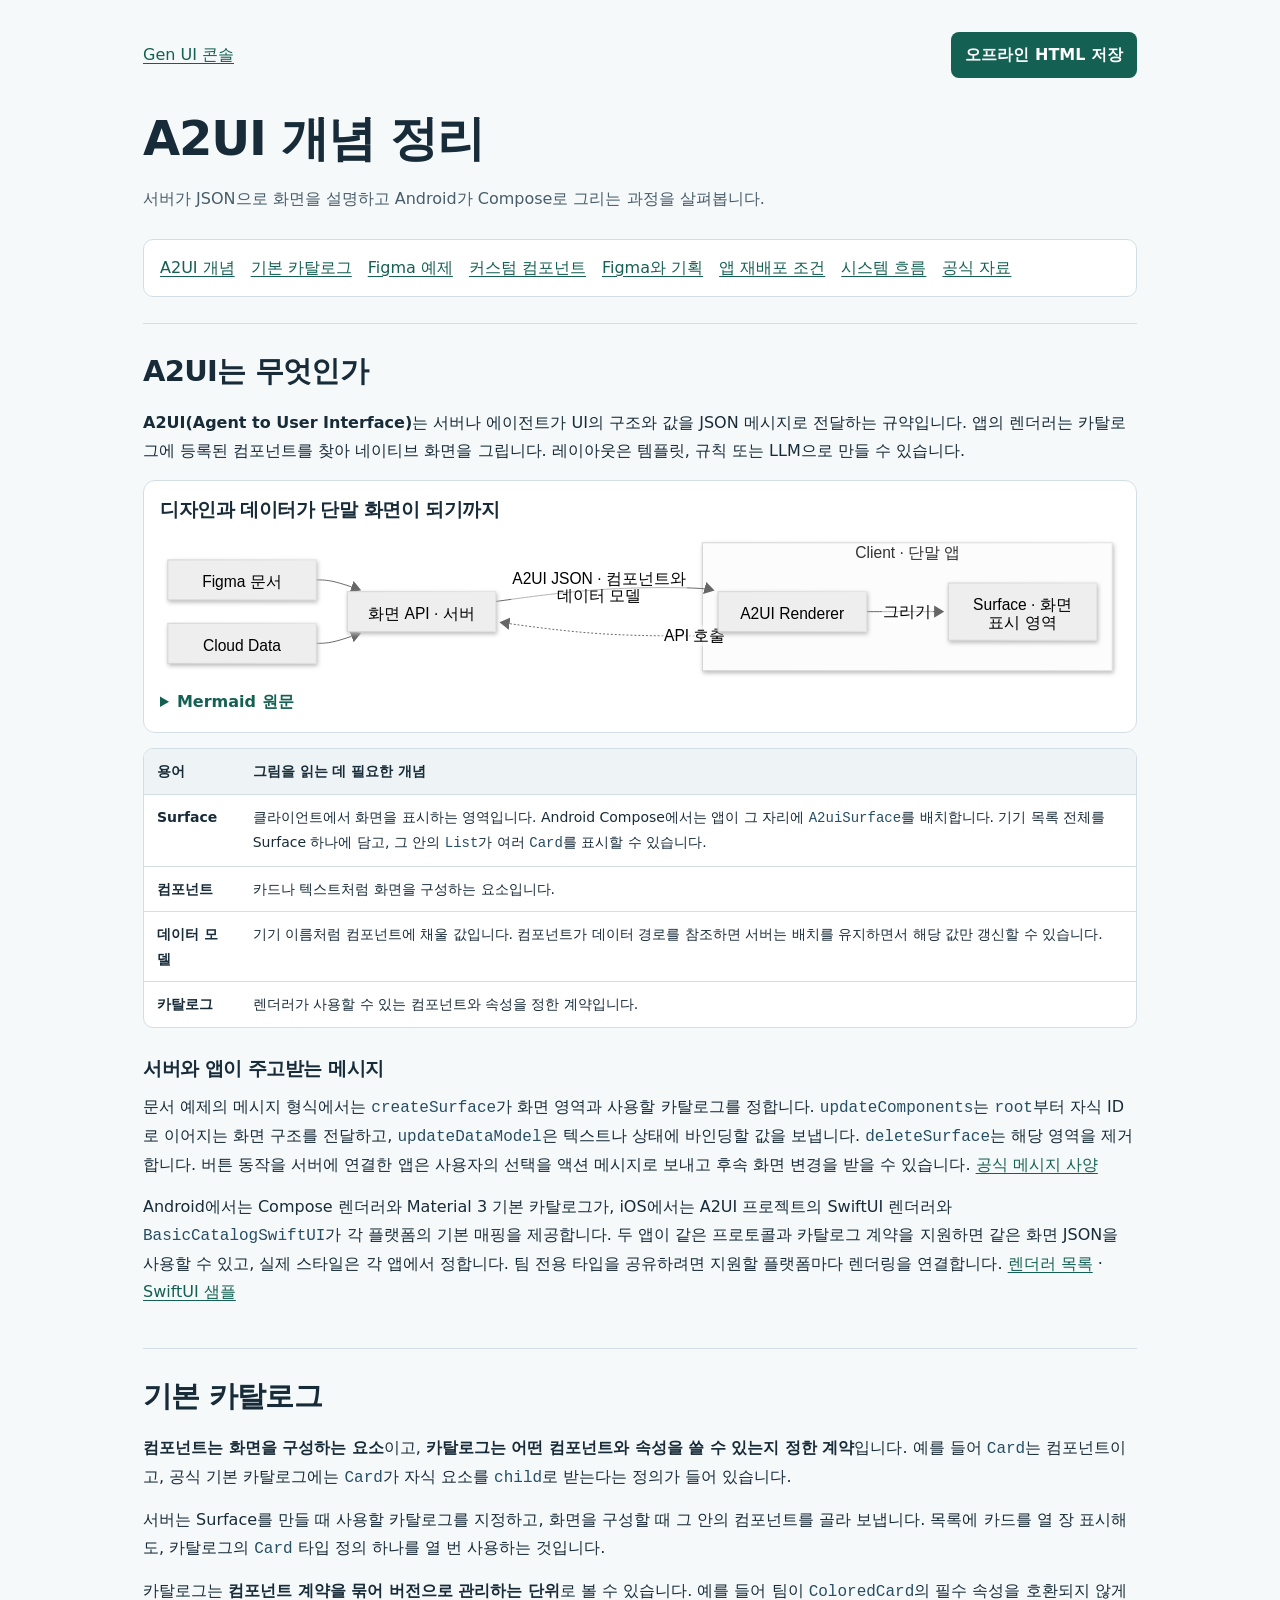
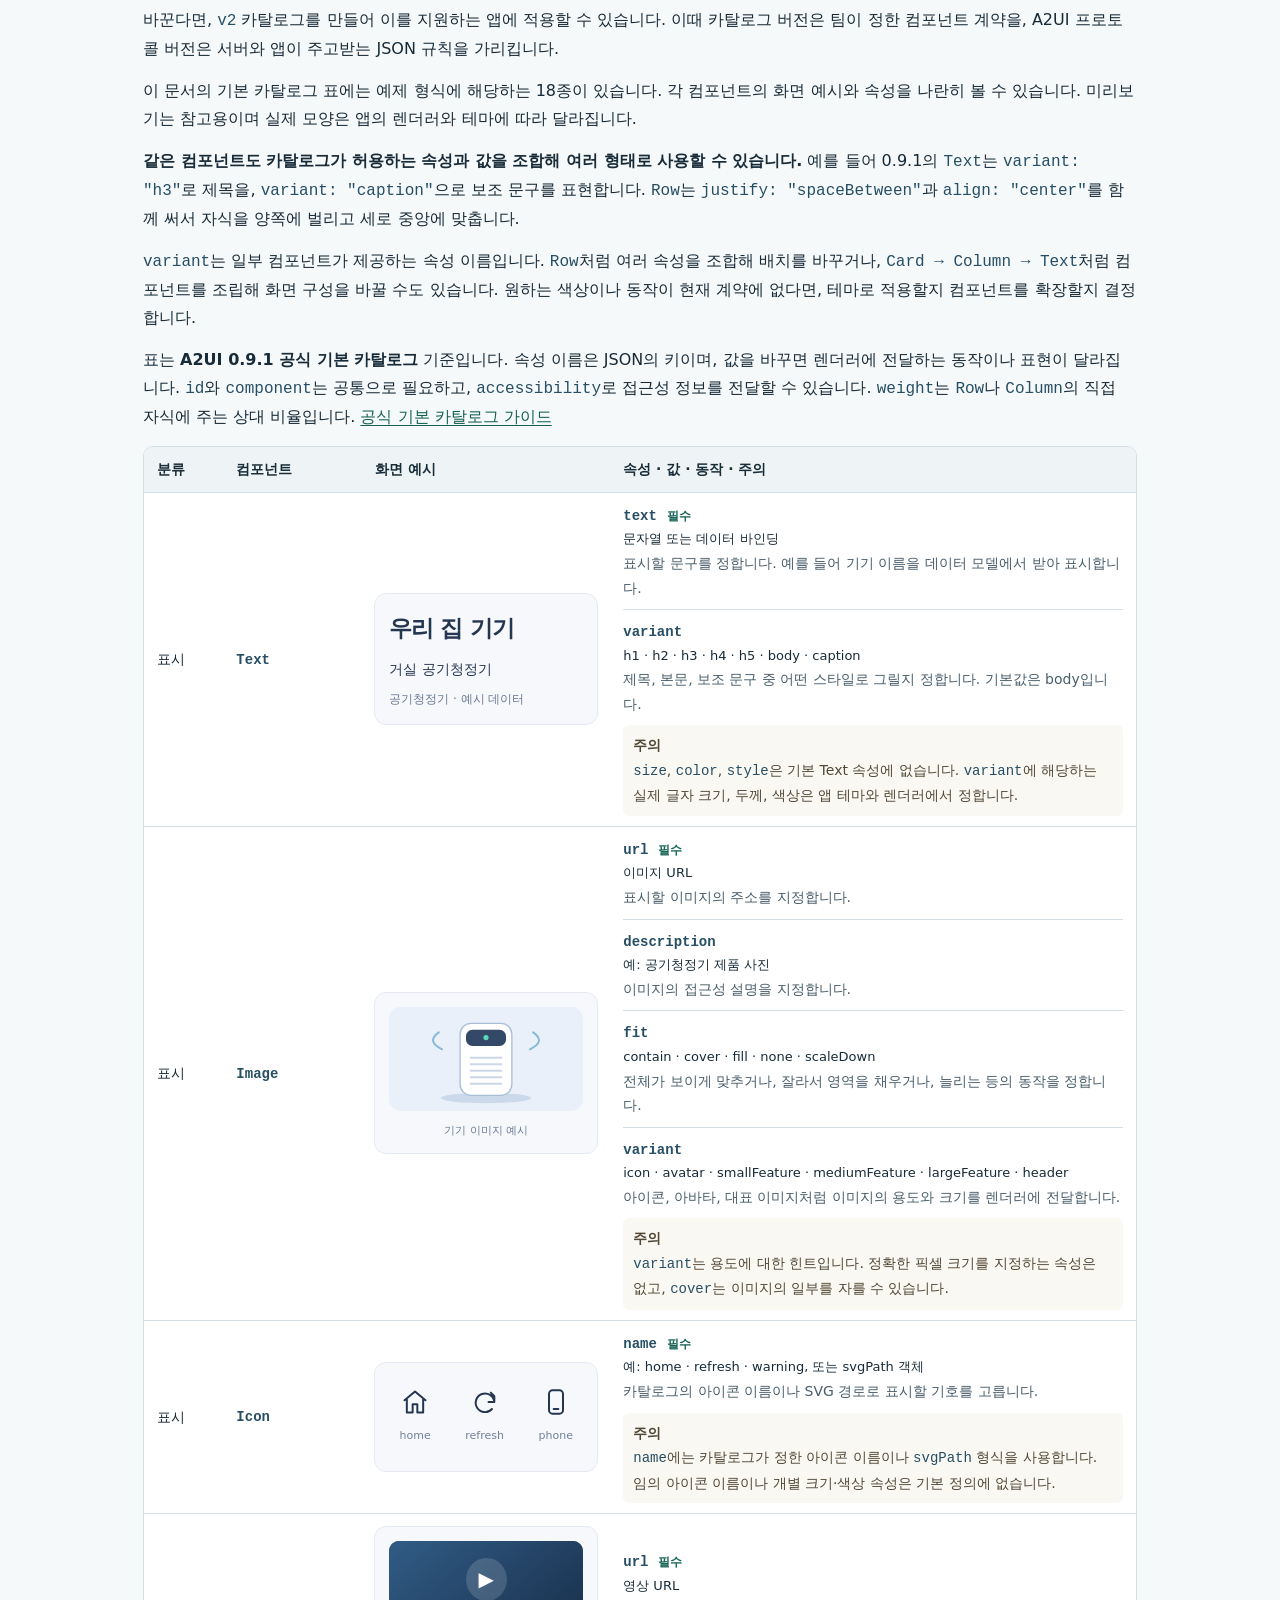
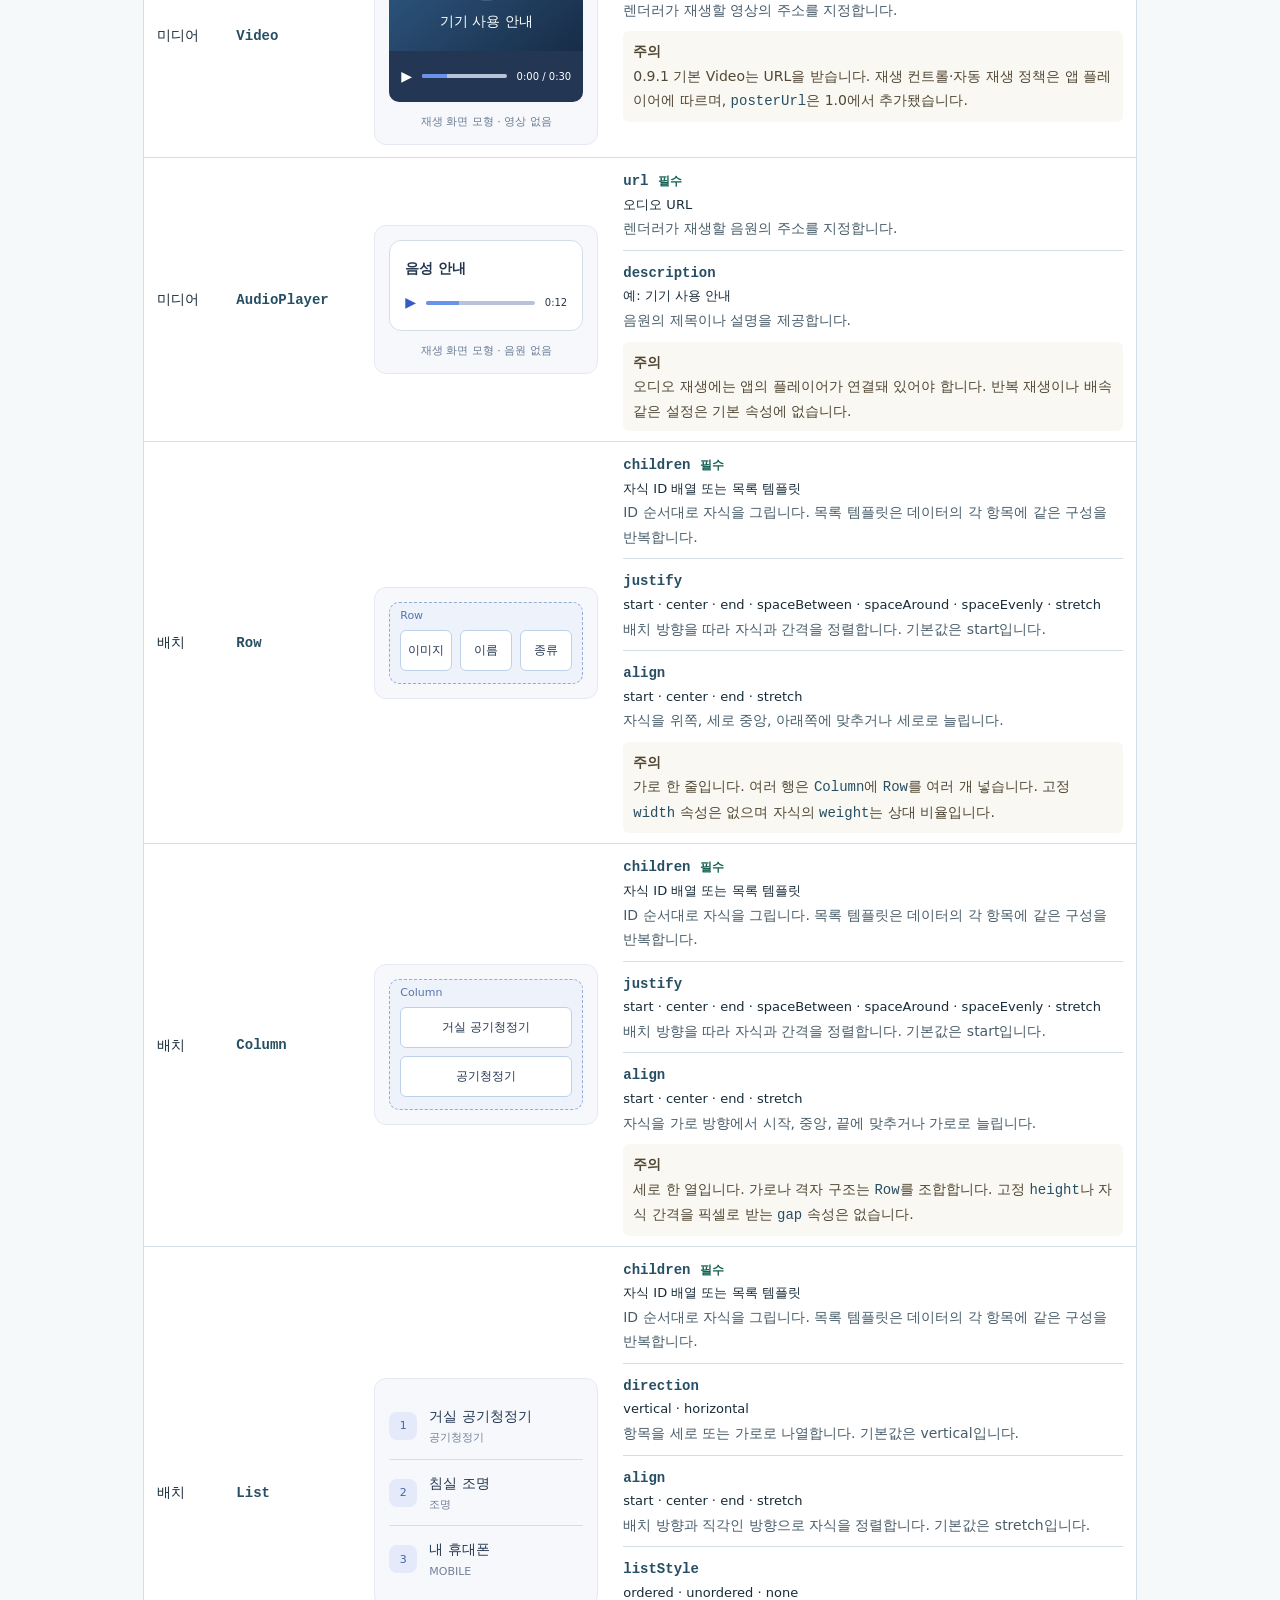
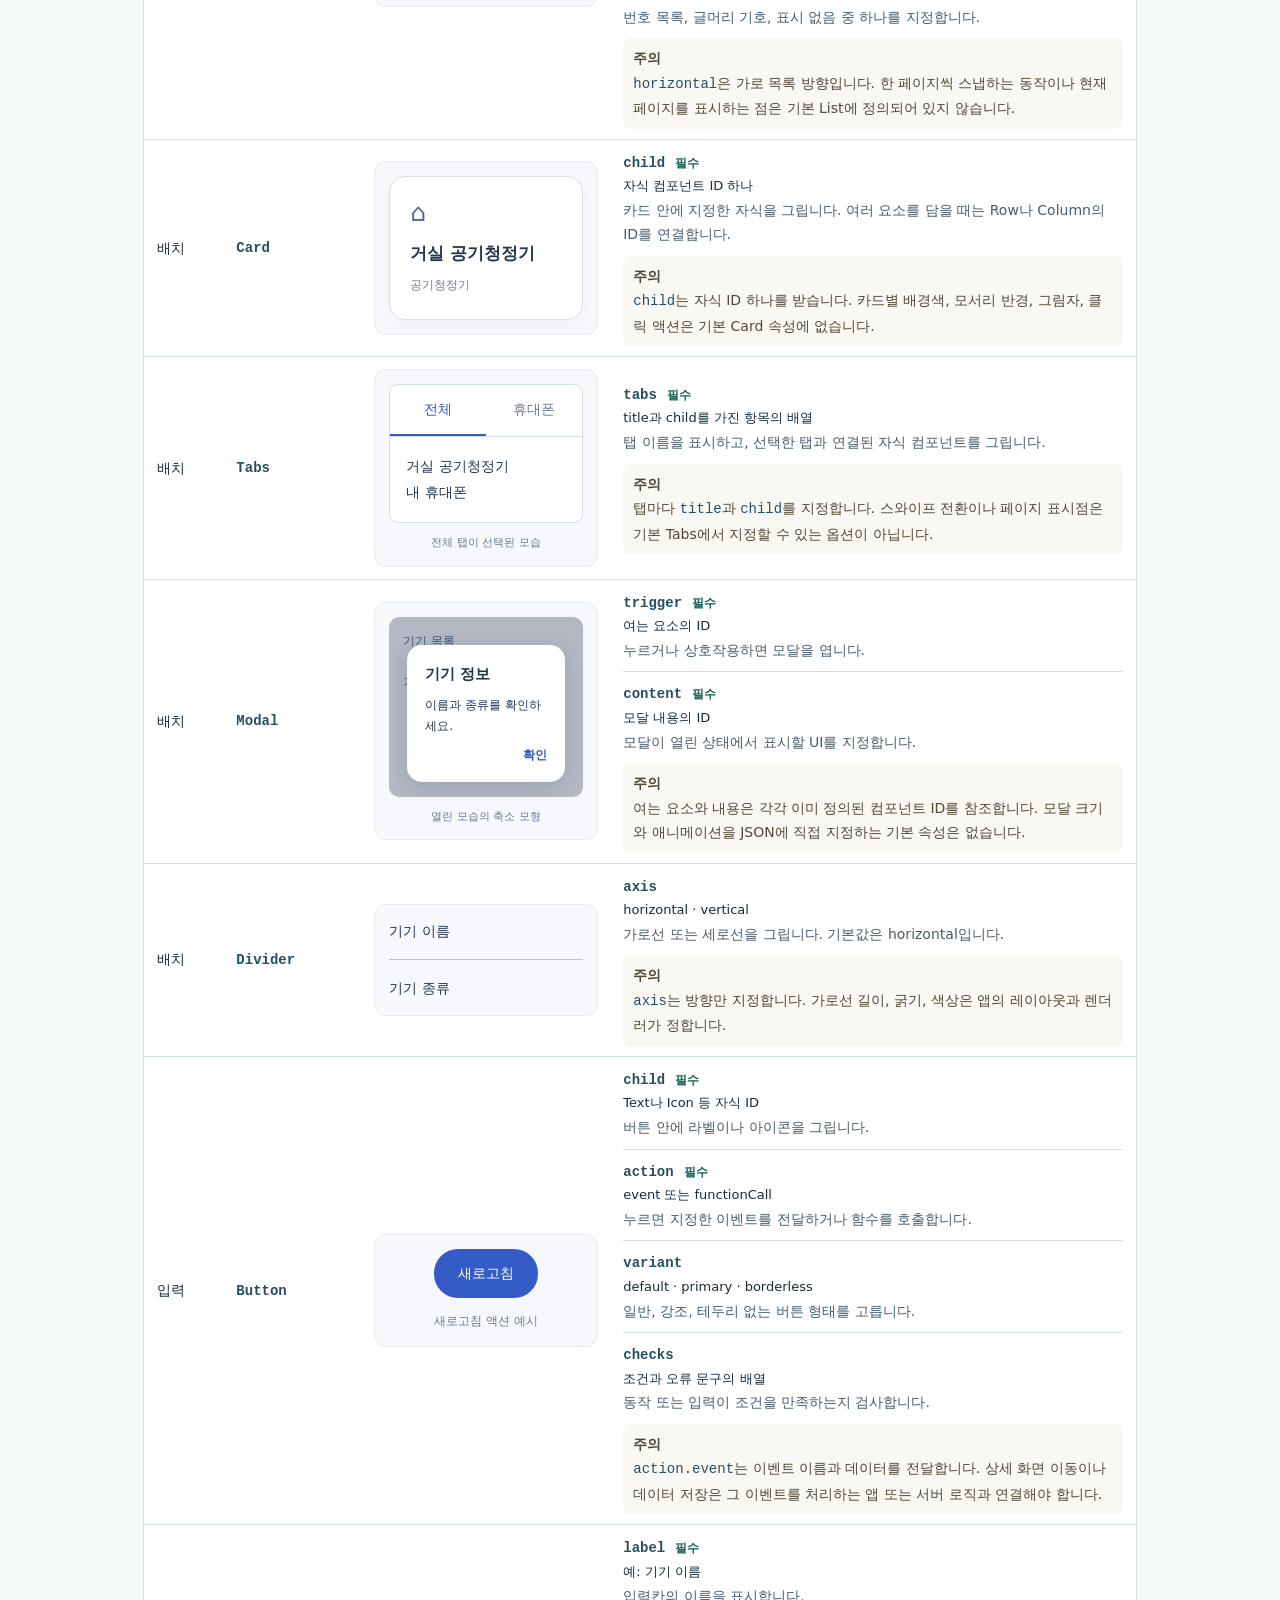
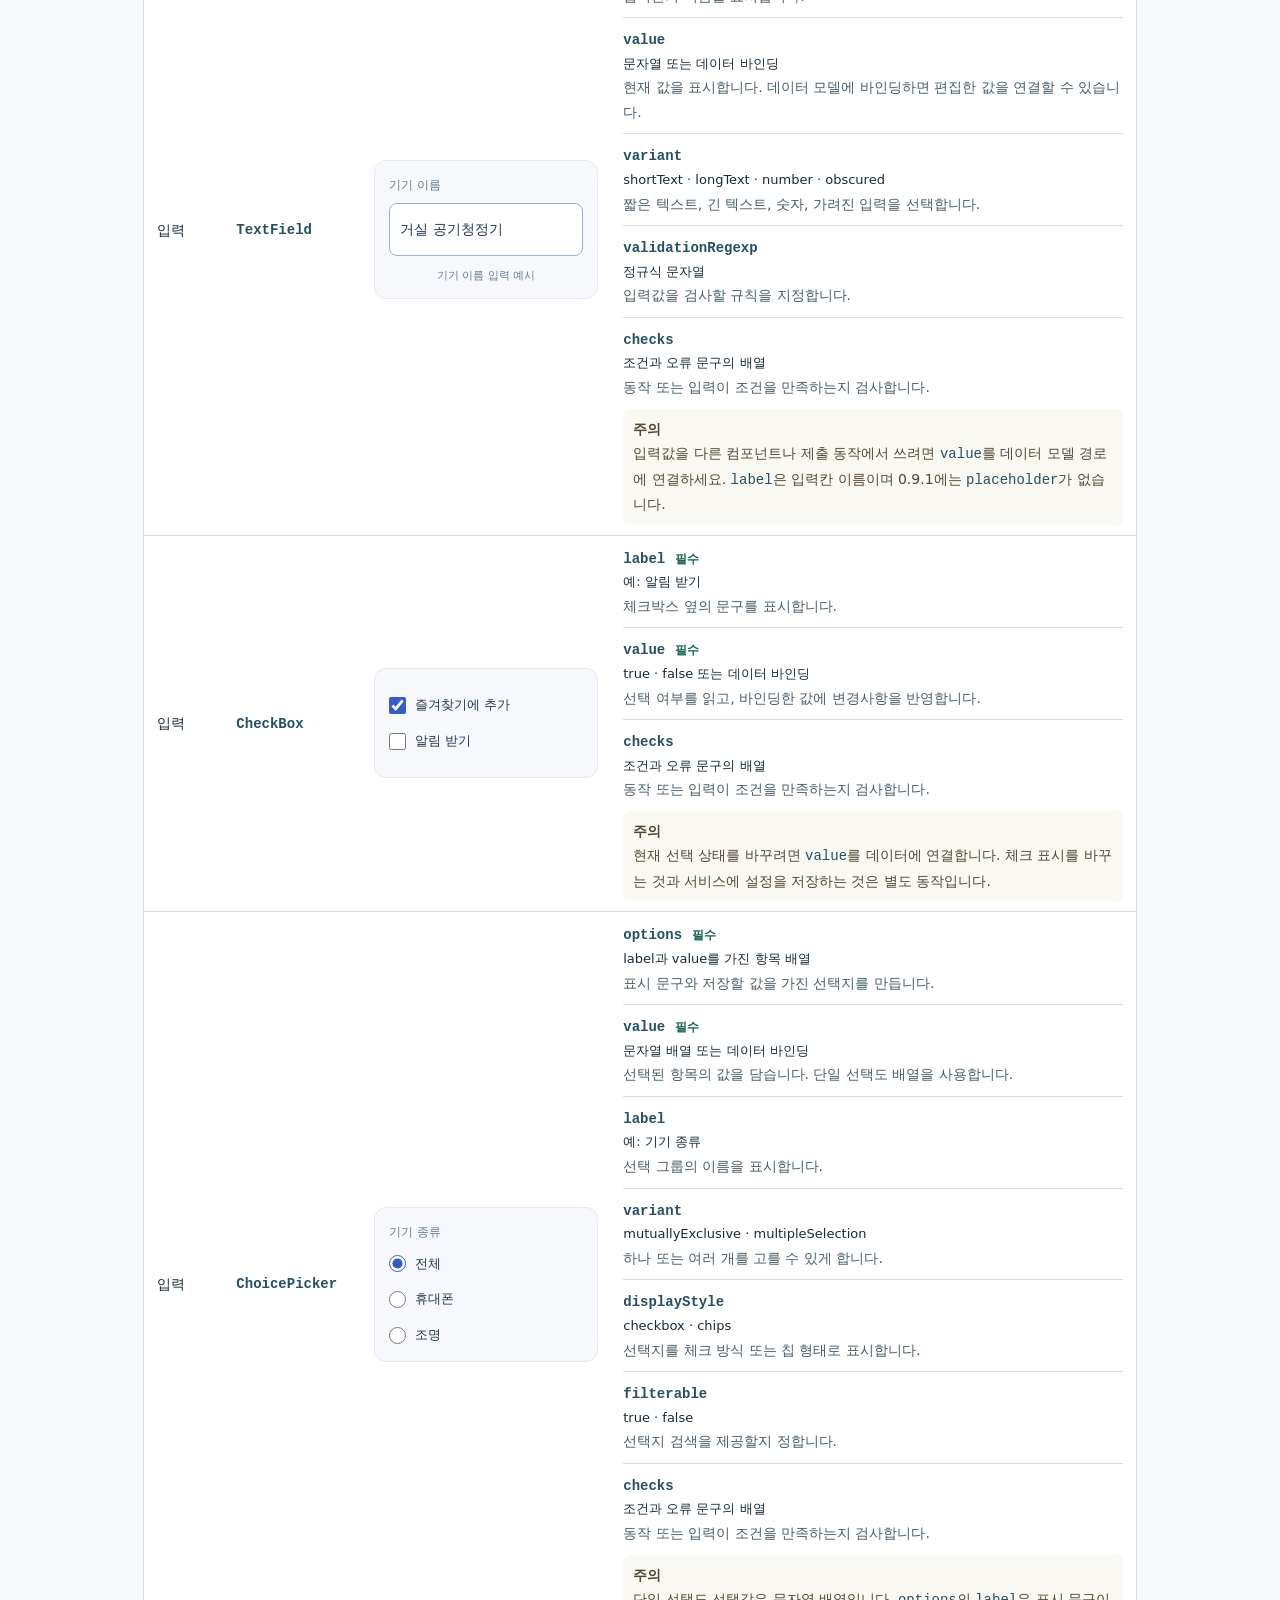
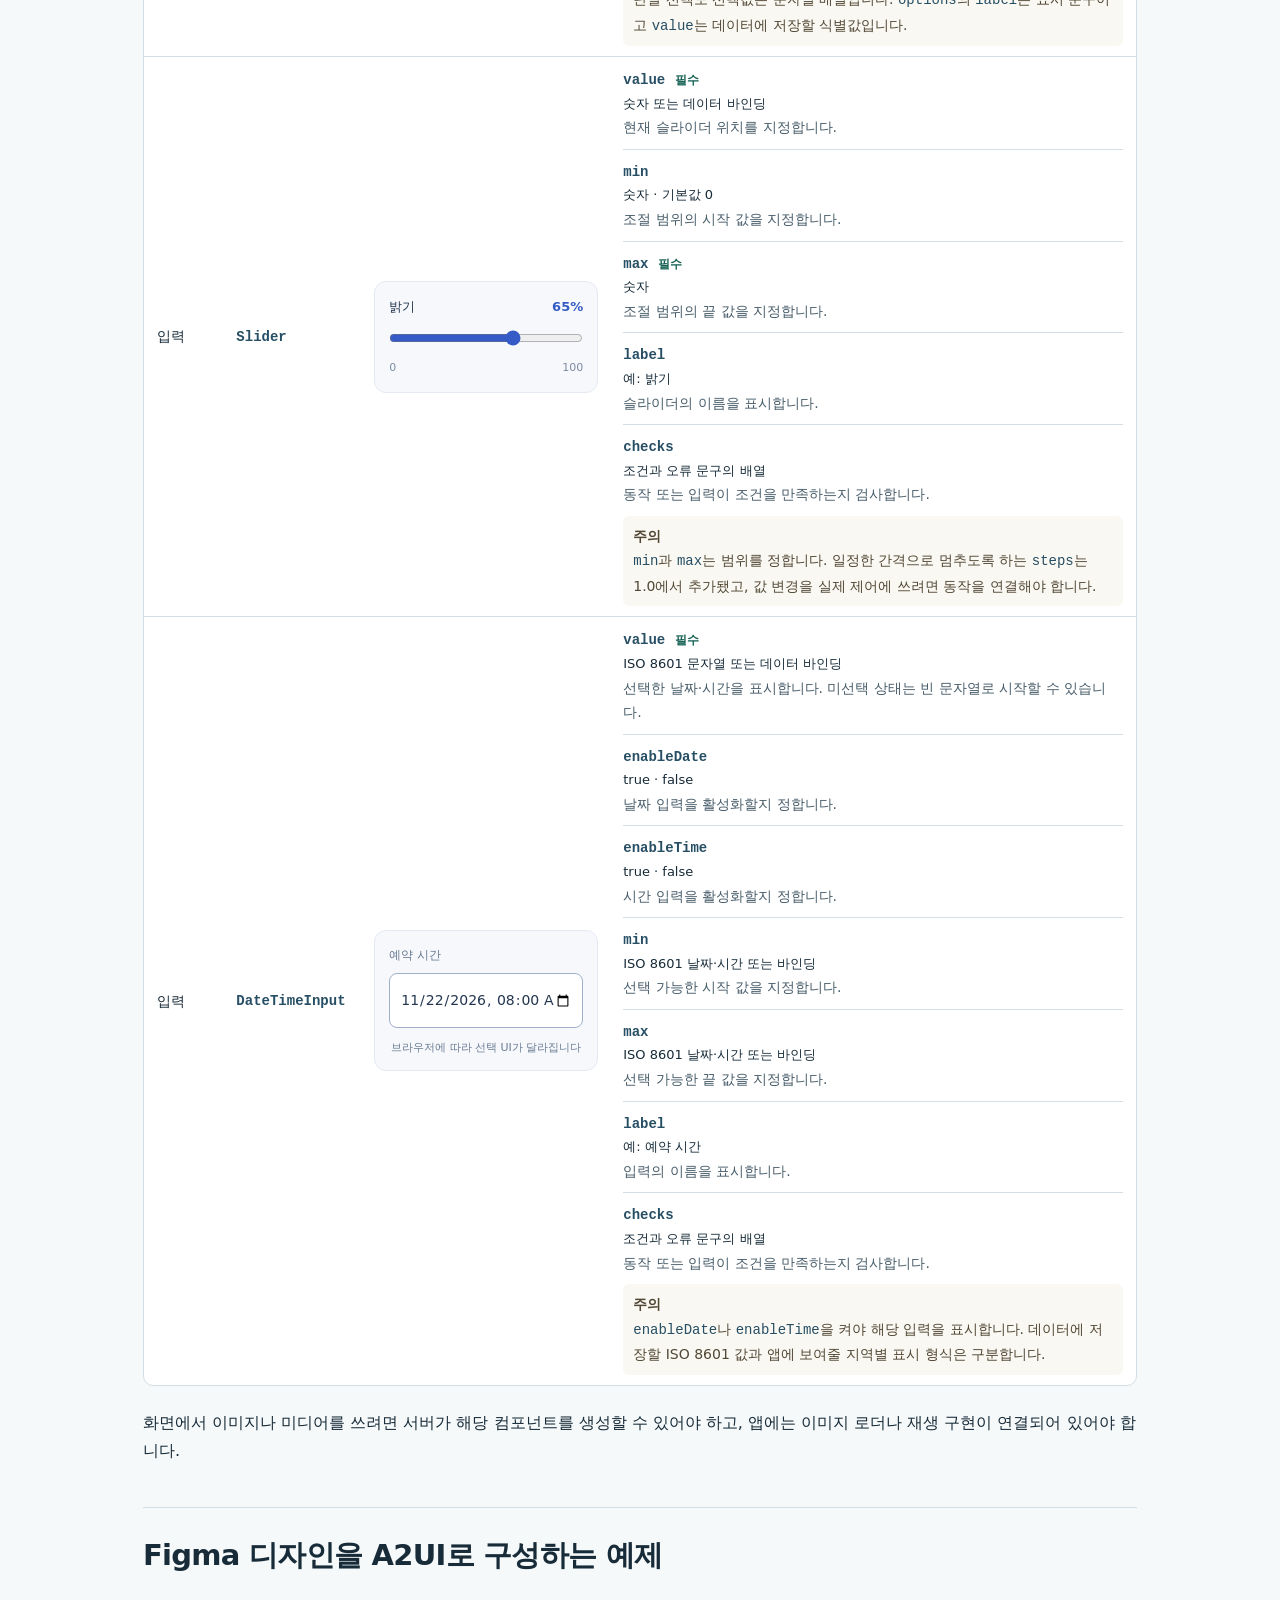
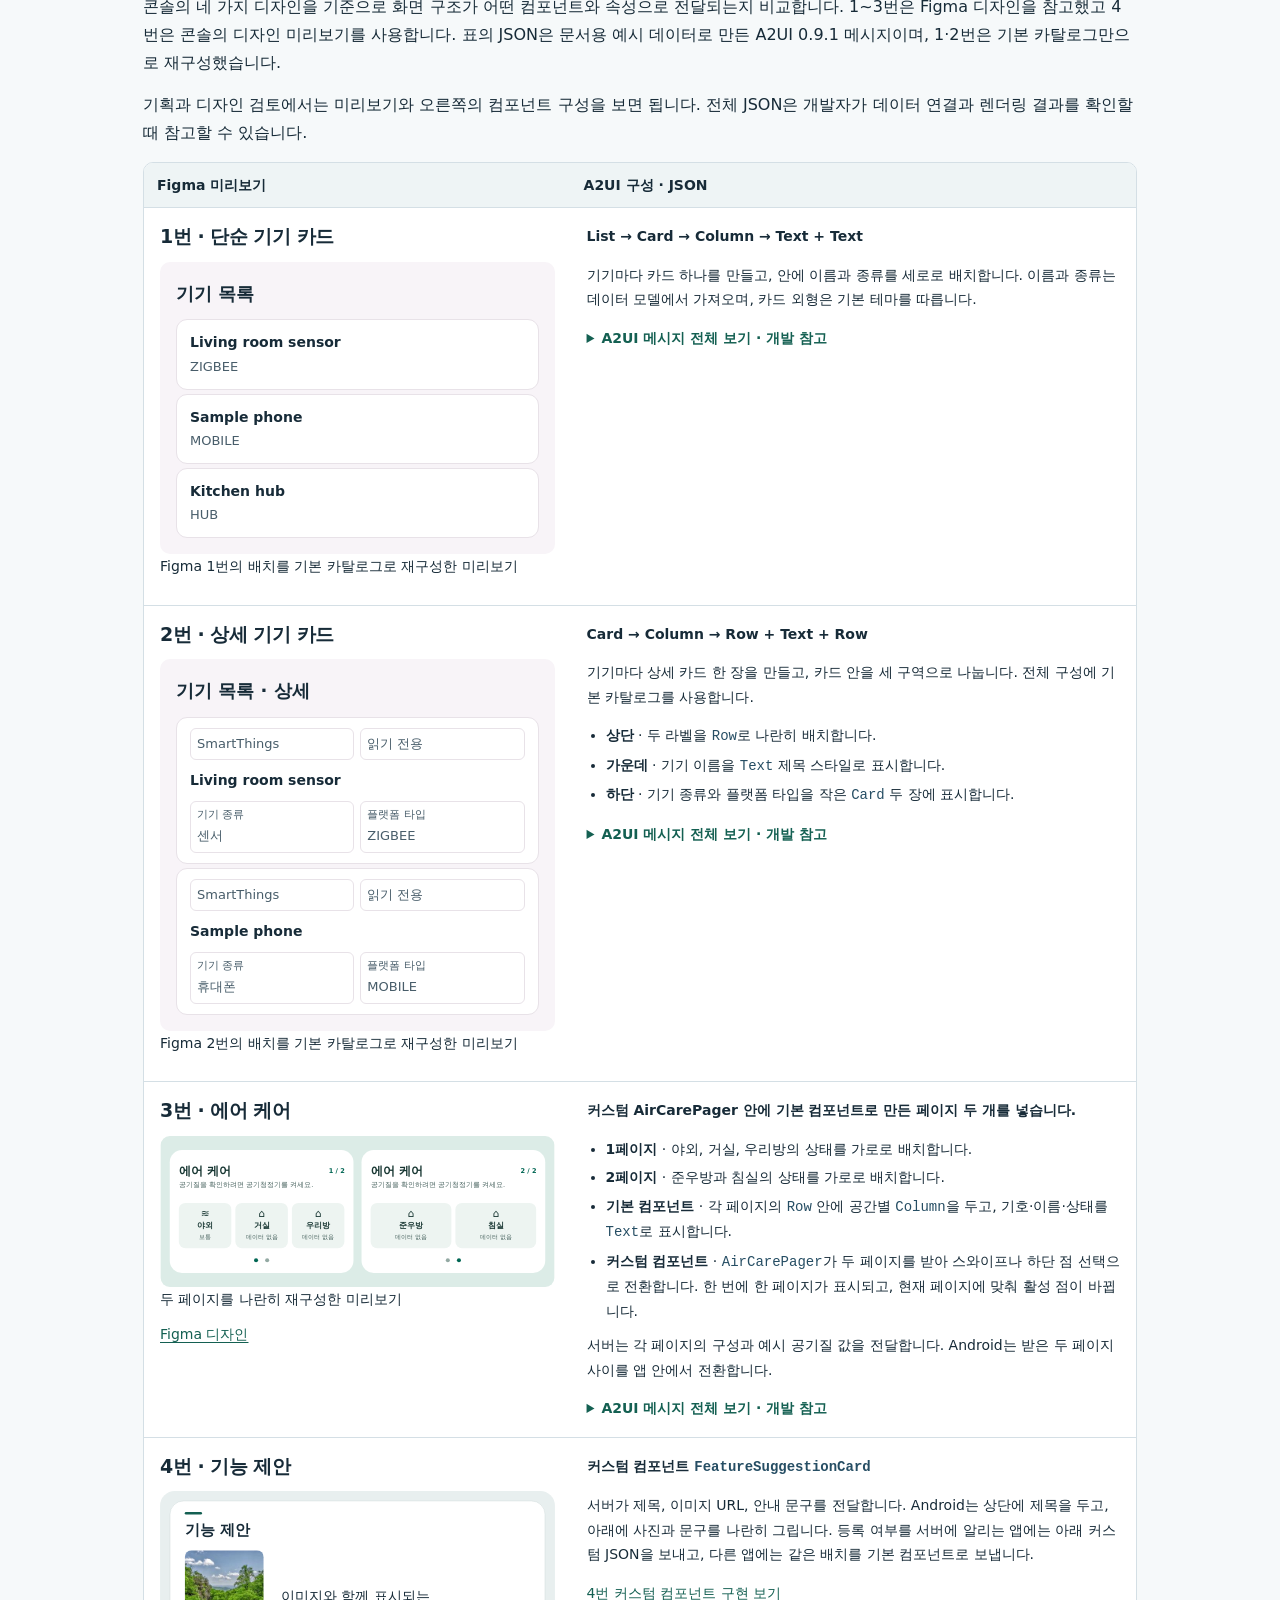
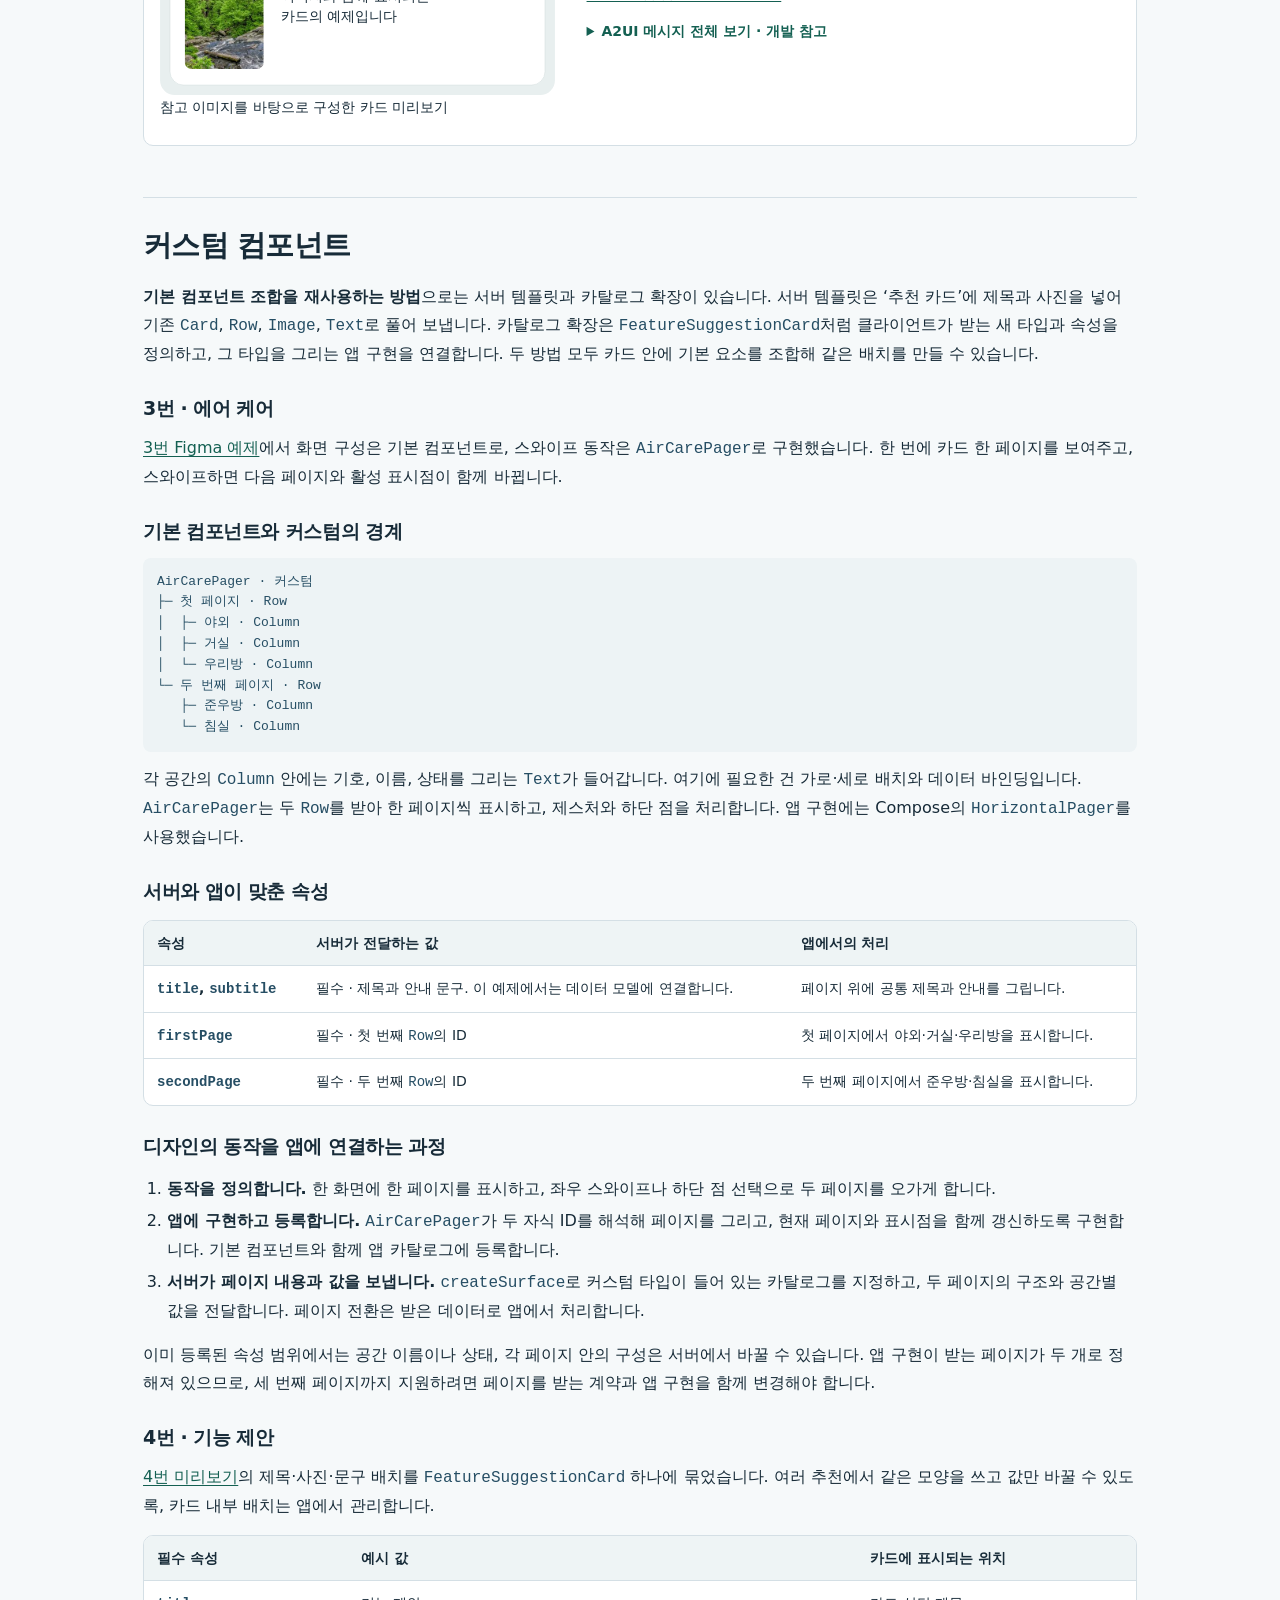
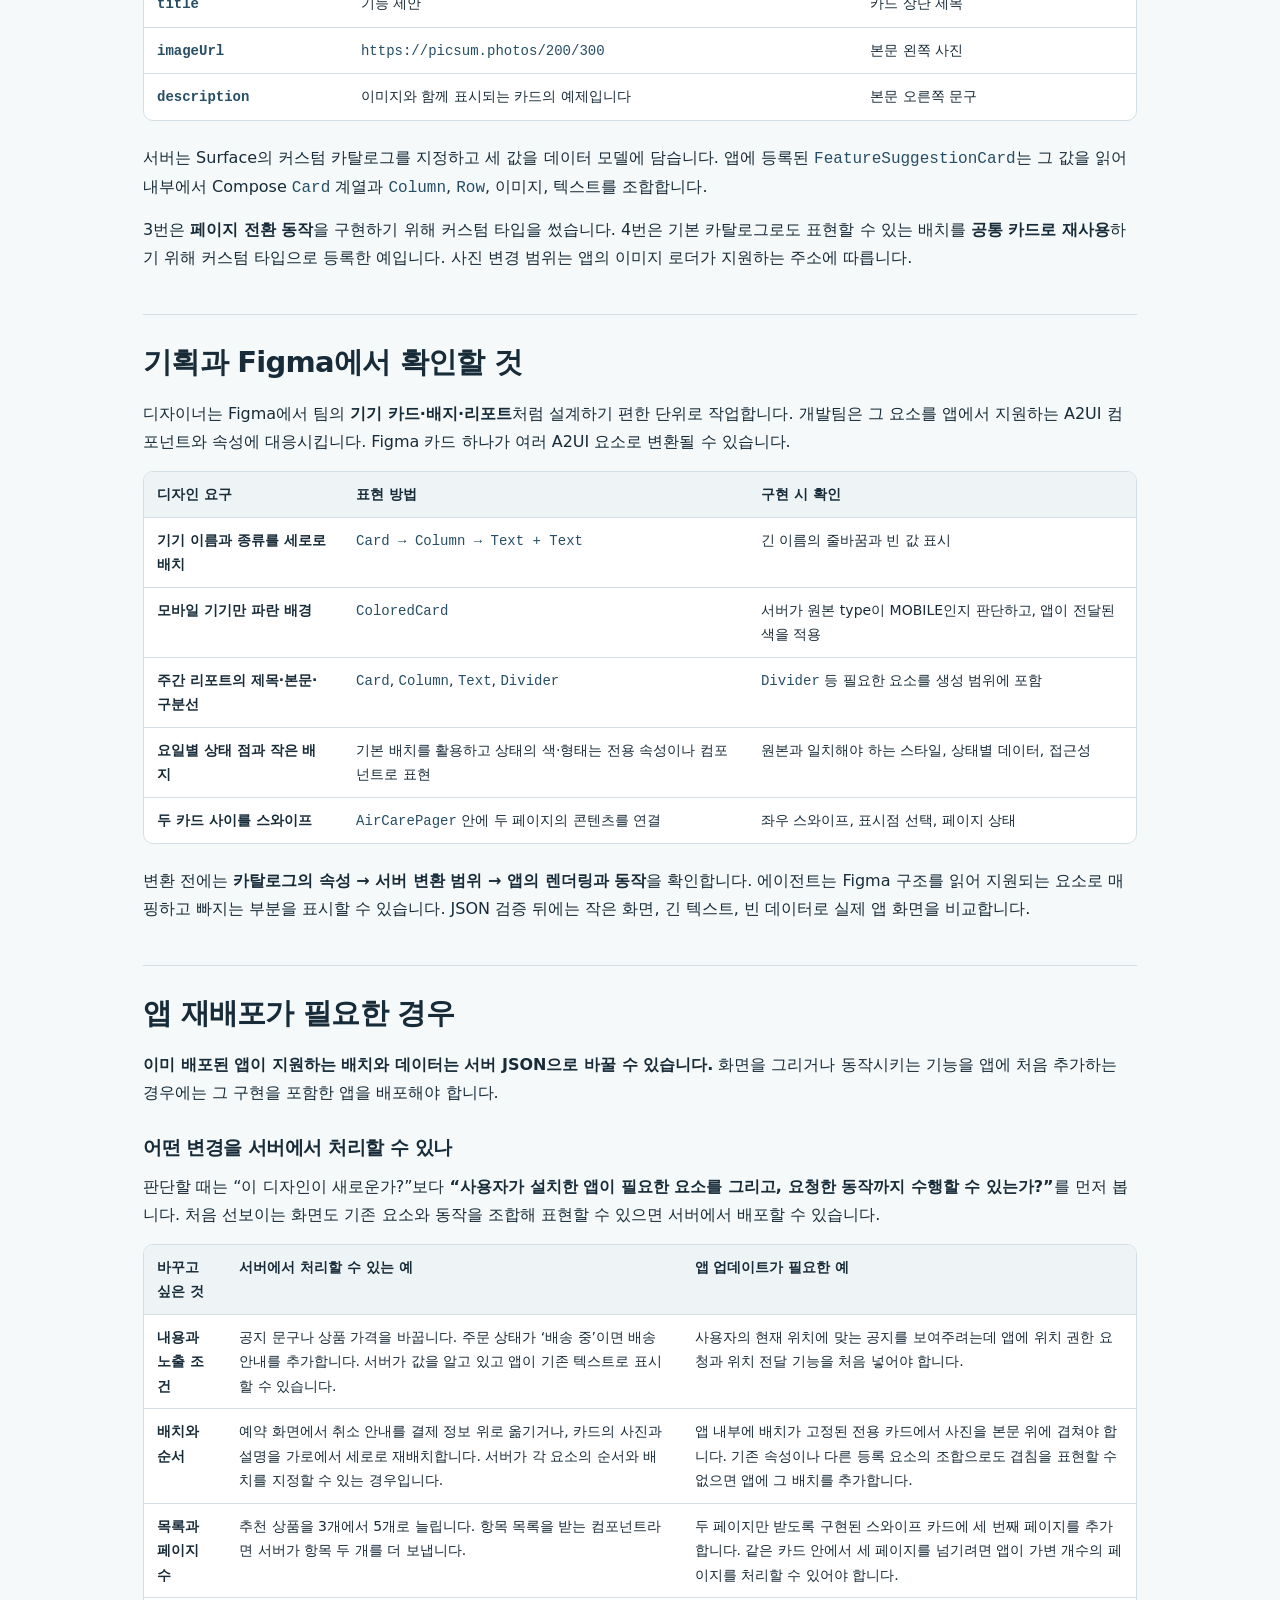
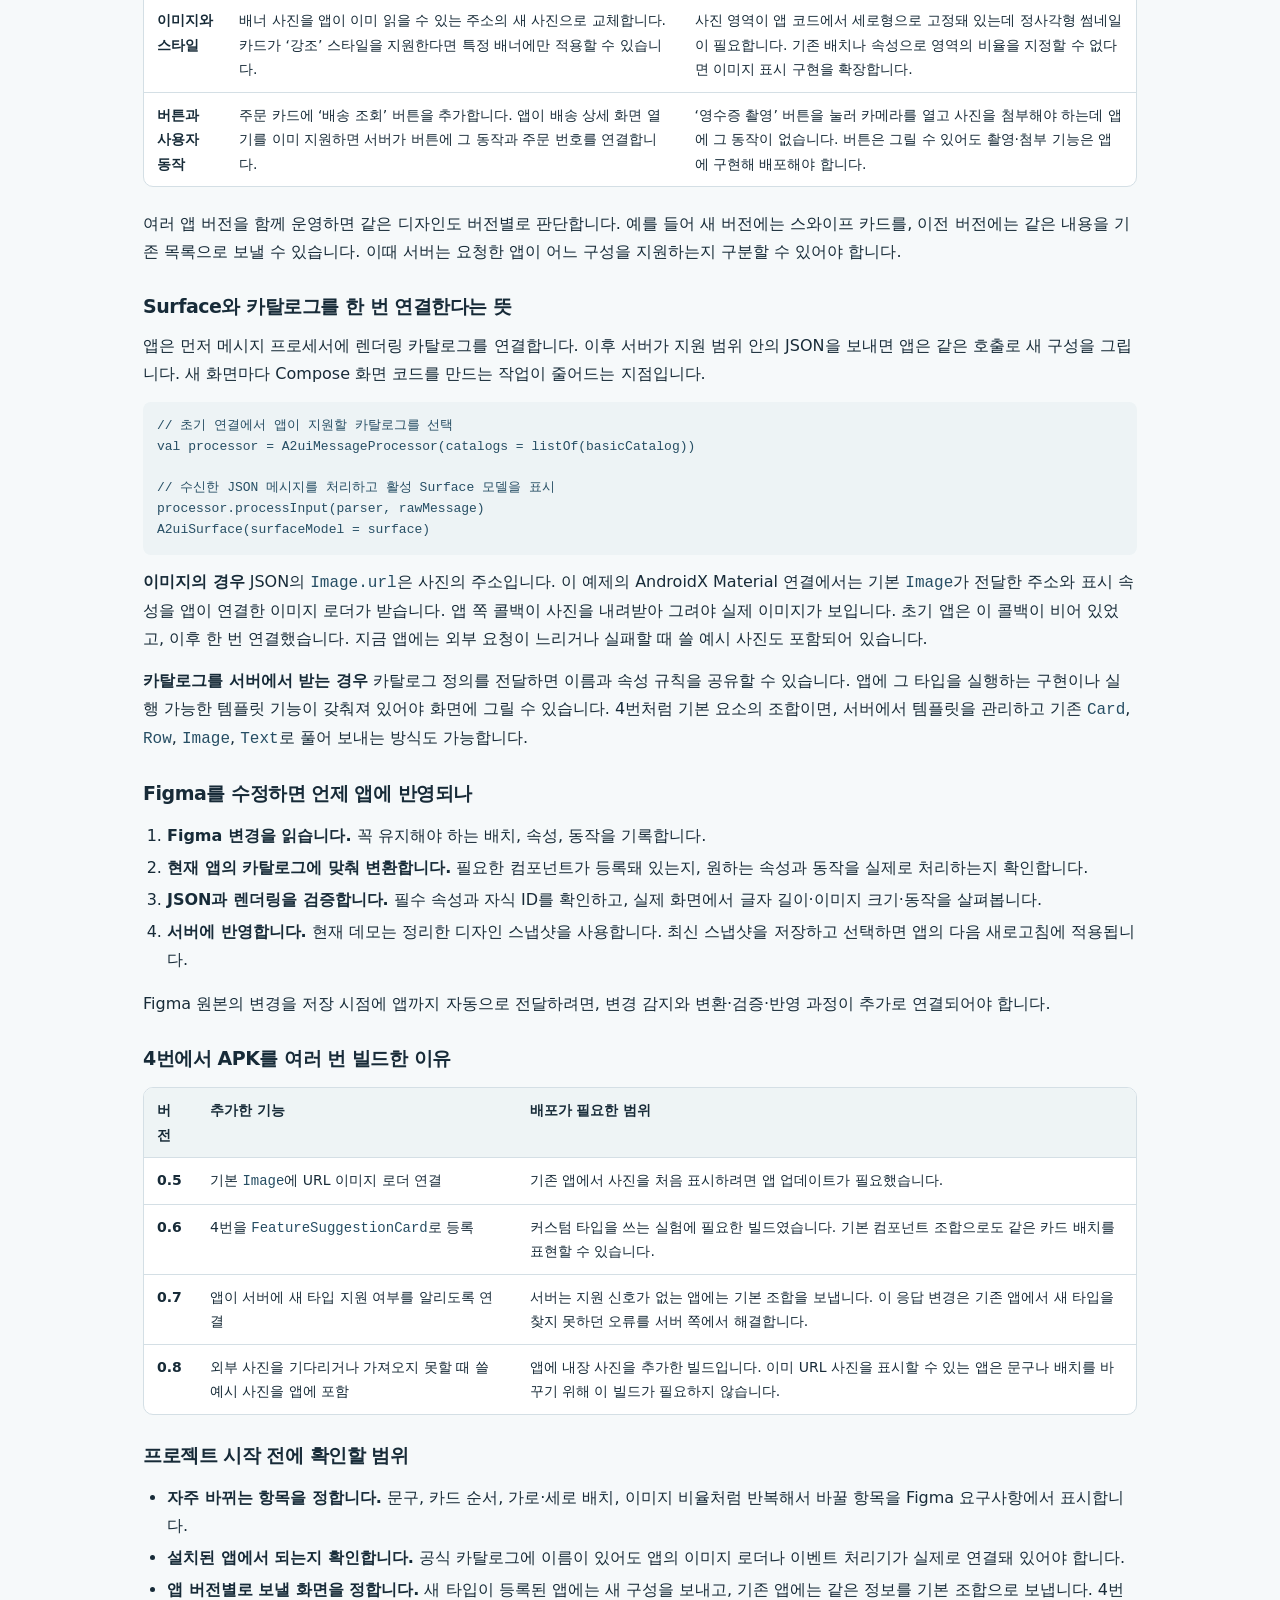
<file: research/a2ui-overview/index.html>
<!doctype html>
<html lang="ko">
<head>
  <meta charset="utf-8">
  <meta name="viewport" content="width=device-width, initial-scale=1">
  <meta name="referrer" content="no-referrer">
  <title>A2UI 개념 정리</title>
  <style>
    :root { color-scheme: light; --ink: #172b38; --muted: #485d6a; --line: #d4dfe5; --soft: #eef4f5; --accent: #146052; }
    * { box-sizing: border-box; }
    html { scroll-padding-top: 20px; }
    body { margin: 0; background: #f6f9fa; color: var(--ink); font: 16px/1.75 system-ui, sans-serif; }
    .page { max-width: 1050px; margin: auto; padding: 32px 28px 64px; }
    a { color: var(--accent); text-underline-offset: 3px; }
    h1, h2, h3 { line-height: 1.35; letter-spacing: -.025em; }
    h1 { margin: 28px 0 14px; font-size: clamp(30px, 5vw, 48px); }
    h2 { margin: 0 0 18px; font-size: clamp(23px, 4vw, 29px); }
    h3 { margin: 28px 0 12px; font-size: 19px; }
    p { margin: 0 0 14px; }
    .toolbar, .toc { display: flex; flex-wrap: wrap; align-items: center; gap: 8px 16px; }
    .toolbar { justify-content: space-between; }
    button { cursor: pointer; }
    .export { background: var(--accent); color: #fff; border: 0; border-radius: 8px; padding: 9px 14px; font: inherit; font-weight: 650; }
    .export:disabled { opacity: .7; cursor: wait; }
    #export-status:empty { display: none; }
    .intro { color: var(--muted); max-width: 76ch; }
    .toc { margin: 26px 0; padding: 14px 16px; border: 1px solid var(--line); border-radius: 10px; background: #fff; }
    main > section { padding: 28px 0; border-top: 1px solid var(--line); }
    .table-wrap { overflow-x: auto; margin: 15px 0 23px; border: 1px solid var(--line); border-radius: 10px; background: #fff; }
    table { width: 100%; border-collapse: collapse; text-align: left; font-size: 14px; }
    th, td { padding: 10px 13px; border-bottom: 1px solid var(--line); vertical-align: top; }
    thead th { background: var(--soft); }
    tbody tr:last-child > * { border-bottom: 0; }
    code { color: #264e64; overflow-wrap: anywhere; }
    pre { background: #edf3f5; padding: 14px; border-radius: 8px; overflow: auto; font-size: 13px; line-height: 1.6; }
    pre code { overflow-wrap: normal; }
    .split { display: grid; grid-template-columns: repeat(2, minmax(0,1fr)); gap: 16px; }
    .split > div { min-width: 0; }
    .diagram { background: #fff; border: 1px solid var(--line); border-radius: 12px; padding: 16px; margin: 15px 0; }
    .diagram h3 { margin-top: 0; }
    figure.diagram { margin-inline: 0; }
    .diagram-render { overflow: auto; text-align: center; margin: 10px 0; }
    .diagram-render:empty { display: none; }
    .diagram-render svg { display: block; margin: auto; width: auto; max-width: 100%; height: auto; }
    summary { color: var(--accent); cursor: pointer; font-weight: 650; }
    ol, ul { padding-left: 24px; }
    li + li { margin-top: 4px; }
    @media (max-width: 680px) {
      .page { padding: 22px 16px 42px; }
      .split { grid-template-columns: 1fr; gap: 0; }
      table { min-width: 490px; }
      .diagram-render svg { min-width: 460px; }
    }
    @media print {
      body { background: #fff; }
      .toolbar, .toc { display: none; }
      .page { max-width: none; padding: 0; }
      .diagram { break-inside: avoid; }
    }
    #catalog .preview { background:#f6f8fc; border:1px solid #e5eaf2; border-radius:12px; padding:22px 18px; display:flex; flex-direction:column; justify-content:center; min-height:158px; gap:12px; color:#243650; font-size:14px }
    #catalog .preview-caption { font-size:11px; color:#697b92; line-height:1.5; text-align:center }
    #catalog .text-demo { display:flex; flex-direction:column; gap:8px }
    #catalog .title-sample { font-size:23px; letter-spacing:-.04em }
    #catalog .text-demo small { color:#687993; font-size:12px }
    #catalog .device-image { display:block; width:100%; max-height:155px; object-fit:contain }
    #catalog .icon-demo { display:flex; justify-content:space-around; gap:14px }
    #catalog .icon-demo>span { display:flex; flex-direction:column; align-items:center; gap:10px }
    #catalog .icon-demo svg, #catalog .card-glyph svg { width:28px; height:28px; fill:none; stroke:currentColor; stroke-width:1.7; stroke-linecap:round; stroke-linejoin:round }
    #catalog .icon-demo small { font-size:11px; color:#71819a }
    #catalog .video-demo { border-radius:10px; overflow:hidden; background:#233653; color:white }
    #catalog .video-scene { display:flex; flex-direction:column; align-items:center; justify-content:center; gap:8px; min-height:110px; background:linear-gradient(140deg,#315c86,#172c47) }
    #catalog .play-symbol { border-radius:50%; background:#ffffff26; font-size:20px; padding:4px 13px }
    #catalog .media-controls { display:flex; align-items:center; gap:10px; padding:13px 12px }
    #catalog .media-controls small { white-space:nowrap; font-size:10px }
    #catalog .media-track { height:4px; background:#b7c3d6; flex:1; border-radius:4px; min-width:20px; overflow:hidden }
    #catalog .media-track i { display:block; width:30%; height:100%; background:#6993e8 }
    #catalog .audio-demo { background:white; border:1px solid var(--line); padding:15px; border-radius:12px }
    #catalog .audio-demo strong { font-size:14px }
    #catalog .audio-demo .media-controls { padding:10px 0 0 }
    #catalog .audio-play { color:#345bc6 }
    #catalog .layout-guide { position:relative; border:1px dashed #95abd7; border-radius:10px; padding:27px 10px 12px; display:flex; gap:8px; background:#edf2fb }
    #catalog .layout-tag { position:absolute; top:3px; left:10px; color:#5774a9; font-size:11px }
    #catalog .horizontal { flex-direction:row }
    #catalog .vertical { flex-direction:column }
    #catalog .ghost-box { border:1px solid #bfd0eb; background:white; border-radius:6px; text-align:center; padding:9px 7px; font-size:12px; flex:1 }
    #catalog .list-demo { display:flex; flex-direction:column }
    #catalog .list-demo>div { display:flex; align-items:center; gap:12px; padding:11px 0; border-bottom:1px solid var(--line) }
    #catalog .list-demo>div:last-child { border:0 }
    #catalog .list-index { width:28px; height:28px; border-radius:8px; background:#e4eafa; color:#4566a8; display:grid; place-items:center; font-size:11px }
    #catalog .list-demo small { display:block; font-size:11px; color:#71819a }
    #catalog .sample-card { background:white; border:1px solid #d7deea; border-radius:16px; padding:23px 20px; box-shadow:0 4px 10px #26345108; display:flex; flex-direction:column; gap:7px }
    #catalog .sample-card strong { font-size:17px }
    #catalog .sample-card small { font-size:12px; color:#6d7c92 }
    #catalog .card-glyph { font-size:25px; color:#536f9a; line-height:1; margin-bottom:7px }
    #catalog .blue-card { background:#1565c0; border-color:#1565c0; color:white }
    #catalog .blue-card small, #catalog .blue-card .card-glyph { color:#e0edff }
    #catalog .tabs-demo { background:white; border:1px solid var(--line); border-radius:9px; overflow:hidden }
    #catalog .tab-buttons { display:flex; border-bottom:1px solid var(--line) }
    #catalog .tab-buttons button { flex:1; border:0; background:none; padding:12px 8px; font:inherit; color:#6b7d96; cursor:pointer; border-bottom:2px solid transparent }
    #catalog .tab-buttons button[aria-selected=true] { color:#345bc6; border-bottom-color:#345bc6 }
    #catalog .tabs-demo [role=tabpanel] { padding:16px; min-height:85px; line-height:1.9 }
    #catalog .modal-scene { position:relative; height:180px; border-radius:10px; overflow:hidden; background:white }
    #catalog .modal-underlay { padding:14px; display:flex; flex-direction:column; gap:20px; color:#596b85; font-size:12px }
    #catalog .modal-scrim { position:absolute; inset:0; background:#1c2b4b55 }
    #catalog .modal-illustration { position:absolute; top:28px; left:18px; right:18px; padding:16px 18px; background:white; border-radius:15px; box-shadow:0 5px 20px #1c2b4b25; display:flex; flex-direction:column; gap:8px; font-size:12px }
    #catalog .modal-illustration strong { font-size:15px }
    #catalog .fake-action { color:#345bc6; text-align:right; font-weight:650 }
    #catalog .divider-demo { display:flex; flex-direction:column; gap:16px }
    #catalog .divider-demo hr { border:0; height:1px; background:#b6c4d8; width:100%; margin:0 }
    #catalog .button-demo { display:flex; flex-direction:column; align-items:center; gap:13px }
    #catalog .primary-button { background:#345bc6; color:white; padding:12px 24px; border:0; border-radius:24px; font:inherit; cursor:pointer }
    #catalog .primary-button:active { background:#244598 }
    #catalog .button-demo output { font-size:12px; color:#697b92 }
    #catalog .field-demo { display:flex; flex-direction:column; gap:7px; font-size:12px; color:#667991 }
    #catalog .field-demo input { min-width:0; width:100%; padding:13px 10px; background:#fff; border:1px solid #9eafc9; border-radius:8px; font:inherit; font-size:14px; color:#243650 }
    #catalog .choice-demo { display:flex; flex-direction:column; gap:13px; border:0; padding:0; margin:0; min-width:0 }
    #catalog .choice-demo label { display:flex; align-items:center; gap:9px; cursor:pointer; font-size:13px }
    #catalog .choice-demo legend { padding:0 0 10px; font-size:12px; color:#667991 }
    #catalog .choice-demo input { accent-color:#345bc6; width:17px; height:17px; margin:0 }
    #catalog .slider-demo { display:flex; flex-direction:column; gap:12px }
    #catalog .slider-demo label { display:flex; justify-content:space-between; font-size:13px }
    #catalog .slider-demo output { font-weight:700; color:#345bc6 }
    #catalog .slider-demo input { width:100%; accent-color:#345bc6; margin:0 }
    #catalog .range-labels { display:flex; justify-content:space-between; color:#7b8ba0; font-size:11px }
    .basic-components { table-layout: fixed; }
    .basic-components thead th:nth-child(1) { width: 8%; }
    .basic-components thead th:nth-child(2) { width: 14%; }
    .basic-components thead th:nth-child(3) { width: 25%; }
    .component-properties > .component-caution { background: #faf8f2; border-top: 0; border-radius: 6px; padding: 8px 10px; }
    .component-caution dt, .component-properties .component-caution dd { color: #514735; }
    .basic-components .catalog-preview-cell { padding: 12px; }
    .basic-components tbody tr > * { vertical-align: middle; }
    #catalog .preview { min-height: 110px; padding: 14px; overflow: hidden; }
    #catalog .preview [role="tabpanel"] { min-height: 64px; }
    #catalog .preview [hidden] { display: none !important; }
    #catalog .catalog-preview-cell button { cursor: default; }
    .component-properties { margin: 0; }
    .component-properties > div + div { border-top: 1px solid var(--line); margin-top: 9px; padding-top: 9px; }
    .component-properties dt { font-weight: 650; }
    .component-properties dd { margin: 0; color: var(--muted); }
    .property-values { display: block; font-size: 13px; color: var(--ink); }
    .required-property { margin-left: 5px; font-size: 12px; font-weight: 600; color: var(--accent); }
    @media (max-width: 680px) { .basic-components { min-width: 690px; } }
    .figma-examples { table-layout: fixed; }
    .figma-examples > thead th:first-child { width: 43%; }
    .figma-examples tbody th, .figma-examples tbody td { padding: 16px; }
    .figma-examples tbody th { font-weight: 400; }
    .figma-examples h3 { margin: 0 0 12px; }
    .figma-examples figure { margin: 0 0 10px; }
    .figma-examples img { display: block; width: 100%; max-height: 640px; object-fit: contain; object-position: left top; }
    .plain-card-preview { background: #f8f4f8; border-radius: 10px; padding: 16px; }
    .plain-card-title { font-size: 18px; }
    .plain-card-preview ul { margin: 10px 0 0; padding: 0; list-style: none; }
    .plain-card-preview li { display: grid; gap: 1px; background: #fff; border: 1px solid #e8e2e8; border-radius: 11px; padding: 10px 13px; }
    .plain-card-preview li strong { font-weight: 550; }
    .plain-card-preview li span { font-size: 13px; color: var(--muted); }
    .detail-card-preview li { gap: 8px; }
    .detail-preview-row { display: grid; grid-template-columns: repeat(2, minmax(0, 1fr)); gap: 6px; }
    .detail-preview-row > span { display: block; border: 1px solid #e8e2e8; border-radius: 6px; padding: 4px 6px; }
    .detail-preview-row small { display: block; }
    .figma-examples pre { margin: 8px 0 14px; }
    .figma-examples .figma-json { margin-top: 14px; }
    .figma-examples .wire-guide { color: var(--muted); margin: 10px 0; }
    .figma-examples .figma-wire { max-height: 420px; white-space: pre-wrap; overflow-wrap: anywhere; }
    .figma-examples .figma-wire code { overflow-wrap: anywhere; }
    .figma-examples .example-parts { margin: 10px 0; padding-left: 19px; }
    @media (max-width: 680px) { .figma-examples { min-width: 610px; } }
  </style>
  <script src="/assets/vendor/mermaid/mermaid.tiny.js" defer></script>
  <script src="overview.js?v=2" defer></script>
</head>
<body>
<div class="page">
  <header>
    <div class="toolbar" data-online-only>
      <a href="/research/a2ui-test/">Gen UI 콘솔</a>
      <button class="export" id="export-html" type="button" disabled>오프라인 HTML 저장</button>
    </div>
    <p id="export-status" role="status" data-online-only></p>
    <h1>A2UI 개념 정리</h1>
    <p class="intro">서버가 JSON으로 화면을 설명하고 Android가 Compose로 그리는 과정을 살펴봅니다.</p>
  </header>
  <nav class="toc" aria-label="문서 목차">
    <a href="#concept">A2UI 개념</a>
    <a href="#catalog">기본 카탈로그</a>
    <a href="#figma-examples">Figma 예제</a>
    <a href="#custom-components">커스텀 컴포넌트</a>
    <a href="#design">Figma와 기획</a>
    <a href="#app-release">앱 재배포 조건</a>
    <a href="#architecture">시스템 흐름</a>
    <a href="#sources">공식 자료</a>
  </nav>
  <main>
    <section id="concept">
      <h2>A2UI는 무엇인가</h2>
      <p><strong>A2UI(Agent to User Interface)</strong>는 서버나 에이전트가 UI의 구조와 값을 JSON 메시지로 전달하는 규약입니다. 앱의 렌더러는 카탈로그에 등록된 컴포넌트를 찾아 네이티브 화면을 그립니다. 레이아웃은 템플릿, 규칙 또는 LLM으로 만들 수 있습니다.</p>
      <figure class="diagram" aria-labelledby="a2ui-flow-title">
        <h3 id="a2ui-flow-title">디자인과 데이터가 단말 화면이 되기까지</h3>
        <div class="diagram-render"></div>
        <details><summary>Mermaid 원문</summary><pre><code class="mermaid-source">flowchart LR
    F["Figma 문서"] --&gt; S["화면 API · 서버"]
    C["Cloud Data"] --&gt; S
    subgraph A["Client · 단말 앱"]
      R["A2UI Renderer"] --&gt;|"그리기"| U["Surface · 화면 표시 영역"]
    end
    S --&gt;|"A2UI JSON · 컴포넌트와 데이터 모델"| R
    A -.-&gt;|"API 호출"| S</code></pre></details>
      </figure>
      <div class="table-wrap"><table>
        <thead><tr><th scope="col">용어</th><th scope="col">그림을 읽는 데 필요한 개념</th></tr></thead>
        <tbody>
          <tr><th scope="row">Surface</th><td>클라이언트에서 화면을 표시하는 영역입니다. Android Compose에서는 앱이 그 자리에 <code>A2uiSurface</code>를 배치합니다. 기기 목록 전체를 Surface 하나에 담고, 그 안의 <code>List</code>가 여러 <code>Card</code>를 표시할 수 있습니다.</td></tr>
          <tr><th scope="row">컴포넌트</th><td>카드나 텍스트처럼 화면을 구성하는 요소입니다.</td></tr>
          <tr><th scope="row">데이터 모델</th><td>기기 이름처럼 컴포넌트에 채울 값입니다. 컴포넌트가 데이터 경로를 참조하면 서버는 배치를 유지하면서 해당 값만 갱신할 수 있습니다.</td></tr>
          <tr><th scope="row">카탈로그</th><td>렌더러가 사용할 수 있는 컴포넌트와 속성을 정한 계약입니다.</td></tr>
        </tbody>
      </table></div>
      <h3>서버와 앱이 주고받는 메시지</h3>
      <p>문서 예제의 메시지 형식에서는 <code>createSurface</code>가 화면 영역과 사용할 카탈로그를 정합니다. <code>updateComponents</code>는 <code>root</code>부터 자식 ID로 이어지는 화면 구조를 전달하고, <code>updateDataModel</code>은 텍스트나 상태에 바인딩할 값을 보냅니다. <code>deleteSurface</code>는 해당 영역을 제거합니다. 버튼 동작을 서버에 연결한 앱은 사용자의 선택을 액션 메시지로 보내고 후속 화면 변경을 받을 수 있습니다. <a href="https://a2ui.org/specification/v0.9.1-a2ui/">공식 메시지 사양</a></p>
      <p>Android에서는 Compose 렌더러와 Material 3 기본 카탈로그가, iOS에서는 A2UI 프로젝트의 SwiftUI 렌더러와 <code>BasicCatalogSwiftUI</code>가 각 플랫폼의 기본 매핑을 제공합니다. 두 앱이 같은 프로토콜과 카탈로그 계약을 지원하면 같은 화면 JSON을 사용할 수 있고, 실제 스타일은 각 앱에서 정합니다. 팀 전용 타입을 공유하려면 지원할 플랫폼마다 렌더링을 연결합니다. <a href="https://a2ui.org/reference/renderers/">렌더러 목록</a> · <a href="https://github.com/a2ui-project/a2ui/blob/main/swift/sample/README.md">SwiftUI 샘플</a></p>
    </section>

    <section id="catalog">
      <h2>기본 카탈로그</h2>
      <p><strong>컴포넌트는 화면을 구성하는 요소</strong>이고, <strong>카탈로그는 어떤 컴포넌트와 속성을 쓸 수 있는지 정한 계약</strong>입니다. 예를 들어 <code>Card</code>는 컴포넌트이고, 공식 기본 카탈로그에는 <code>Card</code>가 자식 요소를 <code>child</code>로 받는다는 정의가 들어 있습니다.</p>
      <p>서버는 Surface를 만들 때 사용할 카탈로그를 지정하고, 화면을 구성할 때 그 안의 컴포넌트를 골라 보냅니다. 목록에 카드를 열 장 표시해도, 카탈로그의 <code>Card</code> 타입 정의 하나를 열 번 사용하는 것입니다.</p>
      <p>카탈로그는 <strong>컴포넌트 계약을 묶어 버전으로 관리하는 단위</strong>로 볼 수 있습니다. 예를 들어 팀이 <code>ColoredCard</code>의 필수 속성을 호환되지 않게 바꾼다면, <code>v2</code> 카탈로그를 만들어 이를 지원하는 앱에 적용할 수 있습니다. 이때 카탈로그 버전은 팀이 정한 컴포넌트 계약을, A2UI 프로토콜 버전은 서버와 앱이 주고받는 JSON 규칙을 가리킵니다.</p>
      <p>이 문서의 기본 카탈로그 표에는 예제 형식에 해당하는 18종이 있습니다. 각 컴포넌트의 화면 예시와 속성을 나란히 볼 수 있습니다. 미리보기는 참고용이며 실제 모양은 앱의 렌더러와 테마에 따라 달라집니다.</p>
      <p><strong>같은 컴포넌트도 카탈로그가 허용하는 속성과 값을 조합해 여러 형태로 사용할 수 있습니다.</strong> 예를 들어 0.9.1의 <code>Text</code>는 <code>variant: "h3"</code>로 제목을, <code>variant: "caption"</code>으로 보조 문구를 표현합니다. <code>Row</code>는 <code>justify: "spaceBetween"</code>과 <code>align: "center"</code>를 함께 써서 자식을 양쪽에 벌리고 세로 중앙에 맞춥니다.</p>
      <p><code>variant</code>는 일부 컴포넌트가 제공하는 속성 이름입니다. <code>Row</code>처럼 여러 속성을 조합해 배치를 바꾸거나, <code>Card → Column → Text</code>처럼 컴포넌트를 조립해 화면 구성을 바꿀 수도 있습니다. 원하는 색상이나 동작이 현재 계약에 없다면, 테마로 적용할지 컴포넌트를 확장할지 결정합니다.</p>
      <p>표는 <strong>A2UI 0.9.1 공식 기본 카탈로그</strong> 기준입니다. 속성 이름은 JSON의 키이며, 값을 바꾸면 렌더러에 전달하는 동작이나 표현이 달라집니다. <code>id</code>와 <code>component</code>는 공통으로 필요하고, <code>accessibility</code>로 접근성 정보를 전달할 수 있습니다. <code>weight</code>는 <code>Row</code>나 <code>Column</code>의 직접 자식에 주는 상대 비율입니다. <a href="https://a2ui.org/specification/v0.9.1-basic-catalog-implementation-guide/">공식 기본 카탈로그 가이드</a></p>
      <div class="table-wrap" tabindex="0" role="region" aria-label="기본 컴포넌트와 화면 예시"><table class="basic-components">
        <thead><tr><th scope="col">분류</th><th scope="col">컴포넌트</th><th scope="col">화면 예시</th><th scope="col">속성 · 값 · 동작 · 주의</th></tr></thead>
        <tbody>
          <tr><td>표시</td><th scope="row"><code>Text</code></th>
            <td class="catalog-preview-cell"><div inert><div class="preview"><div class="text-demo"><strong class="title-sample">우리 집 기기</strong><span>거실 공기청정기</span><small>공기청정기 · 예시 데이터</small></div></div></div></td><td><dl class="component-properties">
              <div><dt><code>text</code> <span class="required-property">필수</span></dt><dd><span class="property-values">문자열 또는 데이터 바인딩</span> 표시할 문구를 정합니다. 예를 들어 기기 이름을 데이터 모델에서 받아 표시합니다.</dd></div>
              <div><dt><code>variant</code></dt><dd><span class="property-values">h1 · h2 · h3 · h4 · h5 · body · caption</span> 제목, 본문, 보조 문구 중 어떤 스타일로 그릴지 정합니다. 기본값은 body입니다.</dd></div>
              <div class="component-caution"><dt>주의</dt><dd><code>size</code>, <code>color</code>, <code>style</code>은 기본 Text 속성에 없습니다. <code>variant</code>에 해당하는 실제 글자 크기, 두께, 색상은 앱 테마와 렌더러에서 정합니다.</dd></div>
            </dl></td></tr>
          <tr><td>표시</td><th scope="row"><code>Image</code></th>
            <td class="catalog-preview-cell"><div inert><div class="preview"><img class="device-image" src="[data-uri]" alt="공기청정기를 그린 예시 이미지"><span class="preview-caption">기기 이미지 예시</span></div></div></td><td><dl class="component-properties">
              <div><dt><code>url</code> <span class="required-property">필수</span></dt><dd><span class="property-values">이미지 URL</span> 표시할 이미지의 주소를 지정합니다.</dd></div>
              <div><dt><code>description</code></dt><dd><span class="property-values">예: 공기청정기 제품 사진</span> 이미지의 접근성 설명을 지정합니다.</dd></div>
              <div><dt><code>fit</code></dt><dd><span class="property-values">contain · cover · fill · none · scaleDown</span> 전체가 보이게 맞추거나, 잘라서 영역을 채우거나, 늘리는 등의 동작을 정합니다.</dd></div>
              <div><dt><code>variant</code></dt><dd><span class="property-values">icon · avatar · smallFeature · mediumFeature · largeFeature · header</span> 아이콘, 아바타, 대표 이미지처럼 이미지의 용도와 크기를 렌더러에 전달합니다.</dd></div>
              <div class="component-caution"><dt>주의</dt><dd><code>variant</code>는 용도에 대한 힌트입니다. 정확한 픽셀 크기를 지정하는 속성은 없고, <code>cover</code>는 이미지의 일부를 자를 수 있습니다.</dd></div>
            </dl></td></tr>
          <tr><td>표시</td><th scope="row"><code>Icon</code></th>
            <td class="catalog-preview-cell"><div inert><div class="preview"><div class="icon-demo"><span><svg viewBox="0 0 24 24" aria-hidden="true"><path d="M3 10.5 12 3l9 7.5M5 9v12h5v-7h4v7h5V9"/></svg><small>home</small></span><span><svg viewBox="0 0 24 24" aria-hidden="true"><path d="M20 7v5h-5M20 12a8 8 0 1 0-2 6M20 7l-3-3"/></svg><small>refresh</small></span><span><svg viewBox="0 0 24 24" aria-hidden="true"><rect x="6" y="2" width="12" height="20" rx="3"/><path d="M10 18h4"/></svg><small>phone</small></span></div></div></div></td><td><dl class="component-properties">
              <div><dt><code>name</code> <span class="required-property">필수</span></dt><dd><span class="property-values">예: home · refresh · warning, 또는 svgPath 객체</span> 카탈로그의 아이콘 이름이나 SVG 경로로 표시할 기호를 고릅니다.</dd></div>
              <div class="component-caution"><dt>주의</dt><dd><code>name</code>에는 카탈로그가 정한 아이콘 이름이나 <code>svgPath</code> 형식을 사용합니다. 임의 아이콘 이름이나 개별 크기·색상 속성은 기본 정의에 없습니다.</dd></div>
            </dl></td></tr>
          <tr><td>미디어</td><th scope="row"><code>Video</code></th>
            <td class="catalog-preview-cell"><div inert><div class="preview"><div class="video-demo"><div class="video-scene"><span class="play-symbol">▶</span><span>기기 사용 안내</span></div><div class="media-controls"><span>▶</span><div class="media-track"><i></i></div><small>0:00 / 0:30</small></div></div><span class="preview-caption">재생 화면 모형 · 영상 없음</span></div></div></td><td><dl class="component-properties">
              <div><dt><code>url</code> <span class="required-property">필수</span></dt><dd><span class="property-values">영상 URL</span> 렌더러가 재생할 영상의 주소를 지정합니다.</dd></div>
              <div class="component-caution"><dt>주의</dt><dd>0.9.1 기본 Video는 URL을 받습니다. 재생 컨트롤·자동 재생 정책은 앱 플레이어에 따르며, <code>posterUrl</code>은 1.0에서 추가됐습니다.</dd></div>
            </dl></td></tr>
          <tr><td>미디어</td><th scope="row"><code>AudioPlayer</code></th>
            <td class="catalog-preview-cell"><div inert><div class="preview"><div class="audio-demo"><strong>음성 안내</strong><div class="media-controls"><span class="audio-play">▶</span><div class="media-track"><i></i></div><small>0:12</small></div></div><span class="preview-caption">재생 화면 모형 · 음원 없음</span></div></div></td><td><dl class="component-properties">
              <div><dt><code>url</code> <span class="required-property">필수</span></dt><dd><span class="property-values">오디오 URL</span> 렌더러가 재생할 음원의 주소를 지정합니다.</dd></div>
              <div><dt><code>description</code></dt><dd><span class="property-values">예: 기기 사용 안내</span> 음원의 제목이나 설명을 제공합니다.</dd></div>
              <div class="component-caution"><dt>주의</dt><dd>오디오 재생에는 앱의 플레이어가 연결돼 있어야 합니다. 반복 재생이나 배속 같은 설정은 기본 속성에 없습니다.</dd></div>
            </dl></td></tr>
          <tr><td>배치</td><th scope="row"><code>Row</code></th>
            <td class="catalog-preview-cell"><div inert><div class="preview"><div class="layout-guide horizontal"><span class="layout-tag">Row</span><div class="ghost-box">이미지</div><div class="ghost-box">이름</div><div class="ghost-box">종류</div></div></div></div></td><td><dl class="component-properties">
              <div><dt><code>children</code> <span class="required-property">필수</span></dt><dd><span class="property-values">자식 ID 배열 또는 목록 템플릿</span> ID 순서대로 자식을 그립니다. 목록 템플릿은 데이터의 각 항목에 같은 구성을 반복합니다.</dd></div>
              <div><dt><code>justify</code></dt><dd><span class="property-values">start · center · end · spaceBetween · spaceAround · spaceEvenly · stretch</span> 배치 방향을 따라 자식과 간격을 정렬합니다. 기본값은 start입니다.</dd></div>
              <div><dt><code>align</code></dt><dd><span class="property-values">start · center · end · stretch</span> 자식을 위쪽, 세로 중앙, 아래쪽에 맞추거나 세로로 늘립니다.</dd></div>
              <div class="component-caution"><dt>주의</dt><dd>가로 한 줄입니다. 여러 행은 <code>Column</code>에 <code>Row</code>를 여러 개 넣습니다. 고정 <code>width</code> 속성은 없으며 자식의 <code>weight</code>는 상대 비율입니다.</dd></div>
            </dl></td></tr>
          <tr><td>배치</td><th scope="row"><code>Column</code></th>
            <td class="catalog-preview-cell"><div inert><div class="preview"><div class="layout-guide vertical"><span class="layout-tag">Column</span><div class="ghost-box">거실 공기청정기</div><div class="ghost-box">공기청정기</div></div></div></div></td><td><dl class="component-properties">
              <div><dt><code>children</code> <span class="required-property">필수</span></dt><dd><span class="property-values">자식 ID 배열 또는 목록 템플릿</span> ID 순서대로 자식을 그립니다. 목록 템플릿은 데이터의 각 항목에 같은 구성을 반복합니다.</dd></div>
              <div><dt><code>justify</code></dt><dd><span class="property-values">start · center · end · spaceBetween · spaceAround · spaceEvenly · stretch</span> 배치 방향을 따라 자식과 간격을 정렬합니다. 기본값은 start입니다.</dd></div>
              <div><dt><code>align</code></dt><dd><span class="property-values">start · center · end · stretch</span> 자식을 가로 방향에서 시작, 중앙, 끝에 맞추거나 가로로 늘립니다.</dd></div>
              <div class="component-caution"><dt>주의</dt><dd>세로 한 열입니다. 가로나 격자 구조는 <code>Row</code>를 조합합니다. 고정 <code>height</code>나 자식 간격을 픽셀로 받는 <code>gap</code> 속성은 없습니다.</dd></div>
            </dl></td></tr>
          <tr><td>배치</td><th scope="row"><code>List</code></th>
            <td class="catalog-preview-cell"><div inert><div class="preview"><div class="list-demo"><div><span class="list-index">1</span><span>거실 공기청정기<small>공기청정기</small></span></div><div><span class="list-index">2</span><span>침실 조명<small>조명</small></span></div><div><span class="list-index">3</span><span>내 휴대폰<small>MOBILE</small></span></div></div></div></div></td><td><dl class="component-properties">
              <div><dt><code>children</code> <span class="required-property">필수</span></dt><dd><span class="property-values">자식 ID 배열 또는 목록 템플릿</span> ID 순서대로 자식을 그립니다. 목록 템플릿은 데이터의 각 항목에 같은 구성을 반복합니다.</dd></div>
              <div><dt><code>direction</code></dt><dd><span class="property-values">vertical · horizontal</span> 항목을 세로 또는 가로로 나열합니다. 기본값은 vertical입니다.</dd></div>
              <div><dt><code>align</code></dt><dd><span class="property-values">start · center · end · stretch</span> 배치 방향과 직각인 방향으로 자식을 정렬합니다. 기본값은 stretch입니다.</dd></div>
              <div><dt><code>listStyle</code></dt><dd><span class="property-values">ordered · unordered · none</span> 번호 목록, 글머리 기호, 표시 없음 중 하나를 지정합니다.</dd></div>
              <div class="component-caution"><dt>주의</dt><dd><code>horizontal</code>은 가로 목록 방향입니다. 한 페이지씩 스냅하는 동작이나 현재 페이지를 표시하는 점은 기본 List에 정의되어 있지 않습니다.</dd></div>
            </dl></td></tr>
          <tr><td>배치</td><th scope="row"><code>Card</code></th>
            <td class="catalog-preview-cell"><div inert><div class="preview"><div class="sample-card"><span class="card-glyph">⌂</span><strong>거실 공기청정기</strong><small>공기청정기</small></div></div></div></td><td><dl class="component-properties">
              <div><dt><code>child</code> <span class="required-property">필수</span></dt><dd><span class="property-values">자식 컴포넌트 ID 하나</span> 카드 안에 지정한 자식을 그립니다. 여러 요소를 담을 때는 Row나 Column의 ID를 연결합니다.</dd></div>
              <div class="component-caution"><dt>주의</dt><dd><code>child</code>는 자식 ID 하나를 받습니다. 카드별 배경색, 모서리 반경, 그림자, 클릭 액션은 기본 Card 속성에 없습니다.</dd></div>
            </dl></td></tr>
          <tr><td>배치</td><th scope="row"><code>Tabs</code></th>
            <td class="catalog-preview-cell"><div inert><div class="preview"><div class="tabs-demo"><div class="tab-buttons" role="tablist" aria-label="예시 기기 탭"><button type="button" role="tab" id="all-tab" aria-selected="true" aria-controls="all-panel" data-demo-tab="all">전체</button><button type="button" role="tab" id="mobile-tab" aria-selected="false" tabindex="-1" aria-controls="mobile-panel" data-demo-tab="mobile">휴대폰</button></div><div role="tabpanel" id="all-panel" aria-labelledby="all-tab">거실 공기청정기<br>내 휴대폰</div><div role="tabpanel" id="mobile-panel" aria-labelledby="mobile-tab" hidden>내 휴대폰</div></div><span class="preview-caption">전체 탭이 선택된 모습</span></div></div></td><td><dl class="component-properties">
              <div><dt><code>tabs</code> <span class="required-property">필수</span></dt><dd><span class="property-values">title과 child를 가진 항목의 배열</span> 탭 이름을 표시하고, 선택한 탭과 연결된 자식 컴포넌트를 그립니다.</dd></div>
              <div class="component-caution"><dt>주의</dt><dd>탭마다 <code>title</code>과 <code>child</code>를 지정합니다. 스와이프 전환이나 페이지 표시점은 기본 Tabs에서 지정할 수 있는 옵션이 아닙니다.</dd></div>
            </dl></td></tr>
          <tr><td>배치</td><th scope="row"><code>Modal</code></th>
            <td class="catalog-preview-cell"><div inert><div class="preview"><div class="modal-scene"><div class="modal-underlay"><span>기기 목록</span><span>거실 공기청정기</span></div><div class="modal-scrim"></div><div class="modal-illustration"><strong>기기 정보</strong><span>이름과 종류를 확인하세요.</span><span class="fake-action">확인</span></div></div><span class="preview-caption">열린 모습의 축소 모형</span></div></div></td><td><dl class="component-properties">
              <div><dt><code>trigger</code> <span class="required-property">필수</span></dt><dd><span class="property-values">여는 요소의 ID</span> 누르거나 상호작용하면 모달을 엽니다.</dd></div>
              <div><dt><code>content</code> <span class="required-property">필수</span></dt><dd><span class="property-values">모달 내용의 ID</span> 모달이 열린 상태에서 표시할 UI를 지정합니다.</dd></div>
              <div class="component-caution"><dt>주의</dt><dd>여는 요소와 내용은 각각 이미 정의된 컴포넌트 ID를 참조합니다. 모달 크기와 애니메이션을 JSON에 직접 지정하는 기본 속성은 없습니다.</dd></div>
            </dl></td></tr>
          <tr><td>배치</td><th scope="row"><code>Divider</code></th>
            <td class="catalog-preview-cell"><div inert><div class="preview"><div class="divider-demo"><span>기기 이름</span><hr><span>기기 종류</span></div></div></div></td><td><dl class="component-properties">
              <div><dt><code>axis</code></dt><dd><span class="property-values">horizontal · vertical</span> 가로선 또는 세로선을 그립니다. 기본값은 horizontal입니다.</dd></div>
              <div class="component-caution"><dt>주의</dt><dd><code>axis</code>는 방향만 지정합니다. 가로선 길이, 굵기, 색상은 앱의 레이아웃과 렌더러가 정합니다.</dd></div>
            </dl></td></tr>
          <tr><td>입력</td><th scope="row"><code>Button</code></th>
            <td class="catalog-preview-cell"><div inert><div class="preview"><div class="button-demo"><button type="button" class="primary-button" id="action-demo">새로고침</button><output id="action-result" aria-live="polite">새로고침 액션 예시</output></div></div></div></td><td><dl class="component-properties">
              <div><dt><code>child</code> <span class="required-property">필수</span></dt><dd><span class="property-values">Text나 Icon 등 자식 ID</span> 버튼 안에 라벨이나 아이콘을 그립니다.</dd></div>
              <div><dt><code>action</code> <span class="required-property">필수</span></dt><dd><span class="property-values">event 또는 functionCall</span> 누르면 지정한 이벤트를 전달하거나 함수를 호출합니다.</dd></div>
              <div><dt><code>variant</code></dt><dd><span class="property-values">default · primary · borderless</span> 일반, 강조, 테두리 없는 버튼 형태를 고릅니다.</dd></div>
              <div><dt><code>checks</code></dt><dd><span class="property-values">조건과 오류 문구의 배열</span> 동작 또는 입력이 조건을 만족하는지 검사합니다.</dd></div>
              <div class="component-caution"><dt>주의</dt><dd><code>action.event</code>는 이벤트 이름과 데이터를 전달합니다. 상세 화면 이동이나 데이터 저장은 그 이벤트를 처리하는 앱 또는 서버 로직과 연결해야 합니다.</dd></div>
            </dl></td></tr>
          <tr><td>입력</td><th scope="row"><code>TextField</code></th>
            <td class="catalog-preview-cell"><div inert><div class="preview"><label class="field-demo"><span>기기 이름</span><input type="text" value="거실 공기청정기" autocomplete="off"></label><span class="preview-caption">기기 이름 입력 예시</span></div></div></td><td><dl class="component-properties">
              <div><dt><code>label</code> <span class="required-property">필수</span></dt><dd><span class="property-values">예: 기기 이름</span> 입력칸의 이름을 표시합니다.</dd></div>
              <div><dt><code>value</code></dt><dd><span class="property-values">문자열 또는 데이터 바인딩</span> 현재 값을 표시합니다. 데이터 모델에 바인딩하면 편집한 값을 연결할 수 있습니다.</dd></div>
              <div><dt><code>variant</code></dt><dd><span class="property-values">shortText · longText · number · obscured</span> 짧은 텍스트, 긴 텍스트, 숫자, 가려진 입력을 선택합니다.</dd></div>
              <div><dt><code>validationRegexp</code></dt><dd><span class="property-values">정규식 문자열</span> 입력값을 검사할 규칙을 지정합니다.</dd></div>
              <div><dt><code>checks</code></dt><dd><span class="property-values">조건과 오류 문구의 배열</span> 동작 또는 입력이 조건을 만족하는지 검사합니다.</dd></div>
              <div class="component-caution"><dt>주의</dt><dd>입력값을 다른 컴포넌트나 제출 동작에서 쓰려면 <code>value</code>를 데이터 모델 경로에 연결하세요. <code>label</code>은 입력칸 이름이며 0.9.1에는 <code>placeholder</code>가 없습니다.</dd></div>
            </dl></td></tr>
          <tr><td>입력</td><th scope="row"><code>CheckBox</code></th>
            <td class="catalog-preview-cell"><div inert><div class="preview"><div class="choice-demo"><label><input type="checkbox" checked> 즐겨찾기에 추가</label><label><input type="checkbox"> 알림 받기</label></div></div></div></td><td><dl class="component-properties">
              <div><dt><code>label</code> <span class="required-property">필수</span></dt><dd><span class="property-values">예: 알림 받기</span> 체크박스 옆의 문구를 표시합니다.</dd></div>
              <div><dt><code>value</code> <span class="required-property">필수</span></dt><dd><span class="property-values">true · false 또는 데이터 바인딩</span> 선택 여부를 읽고, 바인딩한 값에 변경사항을 반영합니다.</dd></div>
              <div><dt><code>checks</code></dt><dd><span class="property-values">조건과 오류 문구의 배열</span> 동작 또는 입력이 조건을 만족하는지 검사합니다.</dd></div>
              <div class="component-caution"><dt>주의</dt><dd>현재 선택 상태를 바꾸려면 <code>value</code>를 데이터에 연결합니다. 체크 표시를 바꾸는 것과 서비스에 설정을 저장하는 것은 별도 동작입니다.</dd></div>
            </dl></td></tr>
          <tr><td>입력</td><th scope="row"><code>ChoicePicker</code></th>
            <td class="catalog-preview-cell"><div inert><div class="preview"><fieldset class="choice-demo"><legend>기기 종류</legend><label><input type="radio" name="demo-kind" value="all" checked> 전체</label><label><input type="radio" name="demo-kind" value="mobile"> 휴대폰</label><label><input type="radio" name="demo-kind" value="light"> 조명</label></fieldset></div></div></td><td><dl class="component-properties">
              <div><dt><code>options</code> <span class="required-property">필수</span></dt><dd><span class="property-values">label과 value를 가진 항목 배열</span> 표시 문구와 저장할 값을 가진 선택지를 만듭니다.</dd></div>
              <div><dt><code>value</code> <span class="required-property">필수</span></dt><dd><span class="property-values">문자열 배열 또는 데이터 바인딩</span> 선택된 항목의 값을 담습니다. 단일 선택도 배열을 사용합니다.</dd></div>
              <div><dt><code>label</code></dt><dd><span class="property-values">예: 기기 종류</span> 선택 그룹의 이름을 표시합니다.</dd></div>
              <div><dt><code>variant</code></dt><dd><span class="property-values">mutuallyExclusive · multipleSelection</span> 하나 또는 여러 개를 고를 수 있게 합니다.</dd></div>
              <div><dt><code>displayStyle</code></dt><dd><span class="property-values">checkbox · chips</span> 선택지를 체크 방식 또는 칩 형태로 표시합니다.</dd></div>
              <div><dt><code>filterable</code></dt><dd><span class="property-values">true · false</span> 선택지 검색을 제공할지 정합니다.</dd></div>
              <div><dt><code>checks</code></dt><dd><span class="property-values">조건과 오류 문구의 배열</span> 동작 또는 입력이 조건을 만족하는지 검사합니다.</dd></div>
              <div class="component-caution"><dt>주의</dt><dd>단일 선택도 선택값은 문자열 배열입니다. <code>options</code>의 <code>label</code>은 표시 문구이고 <code>value</code>는 데이터에 저장할 식별값입니다.</dd></div>
            </dl></td></tr>
          <tr><td>입력</td><th scope="row"><code>Slider</code></th>
            <td class="catalog-preview-cell"><div inert><div class="preview"><div class="slider-demo"><label for="brightness">밝기 <output id="brightness-value" for="brightness">65%</output></label><input type="range" id="brightness" min="0" max="100" value="65"><div class="range-labels"><span>0</span><span>100</span></div></div></div></div></td><td><dl class="component-properties">
              <div><dt><code>value</code> <span class="required-property">필수</span></dt><dd><span class="property-values">숫자 또는 데이터 바인딩</span> 현재 슬라이더 위치를 지정합니다.</dd></div>
              <div><dt><code>min</code></dt><dd><span class="property-values">숫자 · 기본값 0</span> 조절 범위의 시작 값을 지정합니다.</dd></div>
              <div><dt><code>max</code> <span class="required-property">필수</span></dt><dd><span class="property-values">숫자</span> 조절 범위의 끝 값을 지정합니다.</dd></div>
              <div><dt><code>label</code></dt><dd><span class="property-values">예: 밝기</span> 슬라이더의 이름을 표시합니다.</dd></div>
              <div><dt><code>checks</code></dt><dd><span class="property-values">조건과 오류 문구의 배열</span> 동작 또는 입력이 조건을 만족하는지 검사합니다.</dd></div>
              <div class="component-caution"><dt>주의</dt><dd><code>min</code>과 <code>max</code>는 범위를 정합니다. 일정한 간격으로 멈추도록 하는 <code>steps</code>는 1.0에서 추가됐고, 값 변경을 실제 제어에 쓰려면 동작을 연결해야 합니다.</dd></div>
            </dl></td></tr>
          <tr><td>입력</td><th scope="row"><code>DateTimeInput</code></th>
            <td class="catalog-preview-cell"><div inert><div class="preview"><label class="field-demo"><span>예약 시간</span><input type="datetime-local" value="2026-11-22T08:00"></label><span class="preview-caption">브라우저에 따라 선택 UI가 달라집니다</span></div></div></td><td><dl class="component-properties">
              <div><dt><code>value</code> <span class="required-property">필수</span></dt><dd><span class="property-values">ISO 8601 문자열 또는 데이터 바인딩</span> 선택한 날짜·시간을 표시합니다. 미선택 상태는 빈 문자열로 시작할 수 있습니다.</dd></div>
              <div><dt><code>enableDate</code></dt><dd><span class="property-values">true · false</span> 날짜 입력을 활성화할지 정합니다.</dd></div>
              <div><dt><code>enableTime</code></dt><dd><span class="property-values">true · false</span> 시간 입력을 활성화할지 정합니다.</dd></div>
              <div><dt><code>min</code></dt><dd><span class="property-values">ISO 8601 날짜·시간 또는 바인딩</span> 선택 가능한 시작 값을 지정합니다.</dd></div>
              <div><dt><code>max</code></dt><dd><span class="property-values">ISO 8601 날짜·시간 또는 바인딩</span> 선택 가능한 끝 값을 지정합니다.</dd></div>
              <div><dt><code>label</code></dt><dd><span class="property-values">예: 예약 시간</span> 입력의 이름을 표시합니다.</dd></div>
              <div><dt><code>checks</code></dt><dd><span class="property-values">조건과 오류 문구의 배열</span> 동작 또는 입력이 조건을 만족하는지 검사합니다.</dd></div>
              <div class="component-caution"><dt>주의</dt><dd><code>enableDate</code>나 <code>enableTime</code>을 켜야 해당 입력을 표시합니다. 데이터에 저장할 ISO 8601 값과 앱에 보여줄 지역별 표시 형식은 구분합니다.</dd></div>
            </dl></td></tr>
        </tbody>
      </table></div>
      <p>화면에서 이미지나 미디어를 쓰려면 서버가 해당 컴포넌트를 생성할 수 있어야 하고, 앱에는 이미지 로더나 재생 구현이 연결되어 있어야 합니다.</p>

    </section>

    <section id="figma-examples">
      <h2>Figma 디자인을 A2UI로 구성하는 예제</h2>
      <p>콘솔의 네 가지 디자인을 기준으로 화면 구조가 어떤 컴포넌트와 속성으로 전달되는지 비교합니다. 1~3번은 Figma 디자인을 참고했고 4번은 콘솔의 디자인 미리보기를 사용합니다. 표의 JSON은 문서용 예시 데이터로 만든 A2UI 0.9.1 메시지이며, 1·2번은 기본 카탈로그만으로 재구성했습니다.</p>
      <p>기획과 디자인 검토에서는 미리보기와 오른쪽의 컴포넌트 구성을 보면 됩니다. 전체 JSON은 개발자가 데이터 연결과 렌더링 결과를 확인할 때 참고할 수 있습니다.</p>
      <div class="table-wrap" tabindex="0" role="region" aria-label="Figma 미리보기와 A2UI 구성 비교">
        <table class="figma-examples">
          <thead><tr><th scope="col">Figma 미리보기</th><th scope="col">A2UI 구성 · JSON</th></tr></thead>
          <tbody>
            <tr id="figma-basic-card">
              <th scope="row">
                <h3>1번 · 단순 기기 카드</h3>
                <figure>
                  <div class="plain-card-preview">
                    <strong class="plain-card-title">기기 목록</strong>
                    <ul>
                    <li><strong>Living room sensor</strong><span>ZIGBEE</span></li>
                    <li><strong>Sample phone</strong><span>MOBILE</span></li>
                    <li><strong>Kitchen hub</strong><span>HUB</span></li>
                    </ul>
                  </div>
                  <figcaption>Figma 1번의 배치를 기본 카탈로그로 재구성한 미리보기</figcaption>
                </figure>
              </th>
              <td>
                <p><strong>List → Card → Column → Text + Text</strong></p>
                <p>기기마다 카드 하나를 만들고, 안에 이름과 종류를 세로로 배치합니다. 이름과 종류는 데이터 모델에서 가져오며, 카드 외형은 기본 테마를 따릅니다.</p>
                <details class="figma-json">
                  <summary>A2UI 메시지 전체 보기 · 개발 참고</summary>
                  <ol class="wire-guide">
                    <li><code>createSurface</code>가 화면 영역과 사용할 카탈로그를 지정합니다.</li>
                    <li><code>updateDataModel</code>이 표시할 값을 전달합니다.</li>
                    <li><code>updateComponents</code>가 화면 구조를 지정합니다. <code>child</code>와 <code>children</code>은 같은 배열 안의 다른 <code>id</code>를 가리킵니다.</li>
                  </ol>
                  <pre class="figma-wire" tabindex="0" aria-label="전체 A2UI JSON"><code>[
  {
    &quot;version&quot;: &quot;v0.9.1&quot;,
    &quot;createSurface&quot;: {
      &quot;surfaceId&quot;: &quot;figma-example-1&quot;,
      &quot;catalogId&quot;: &quot;https://a2ui.org/specification/v0_9/catalogs/basic/catalog.json&quot;
    }
  },

  {
    &quot;version&quot;: &quot;v0.9.1&quot;,
    &quot;updateDataModel&quot;: {
      &quot;surfaceId&quot;: &quot;figma-example-1&quot;,
      &quot;path&quot;: &quot;/&quot;,
      &quot;value&quot;: {
        &quot;title&quot;: &quot;기기 목록&quot;,
        &quot;devices&quot;: [
          {
            &quot;name&quot;: &quot;Living room sensor&quot;,
            &quot;kind&quot;: &quot;ZIGBEE&quot;
          },
          {
            &quot;name&quot;: &quot;Sample phone&quot;,
            &quot;kind&quot;: &quot;MOBILE&quot;
          },
          {
            &quot;name&quot;: &quot;Kitchen hub&quot;,
            &quot;kind&quot;: &quot;HUB&quot;
          }
        ]
      }
    }
  },

  {
    &quot;version&quot;: &quot;v0.9.1&quot;,
    &quot;updateComponents&quot;: {
      &quot;surfaceId&quot;: &quot;figma-example-1&quot;,
      &quot;components&quot;: [
        {&quot;id&quot;: &quot;root&quot;, &quot;component&quot;: &quot;Column&quot;, &quot;children&quot;: [&quot;title&quot;, &quot;devices&quot;]},
        {&quot;id&quot;: &quot;title&quot;, &quot;component&quot;: &quot;Text&quot;, &quot;text&quot;: {&quot;path&quot;: &quot;/title&quot;}, &quot;variant&quot;: &quot;h3&quot;},
        {&quot;id&quot;: &quot;devices&quot;, &quot;component&quot;: &quot;List&quot;, &quot;direction&quot;: &quot;vertical&quot;, &quot;children&quot;: [&quot;c3&quot;, &quot;c7&quot;, &quot;c11&quot;]},
        {&quot;id&quot;: &quot;c3&quot;, &quot;component&quot;: &quot;Card&quot;, &quot;child&quot;: &quot;c4&quot;},
        {&quot;id&quot;: &quot;c4&quot;, &quot;component&quot;: &quot;Column&quot;, &quot;children&quot;: [&quot;c5&quot;, &quot;c6&quot;]},
        {&quot;id&quot;: &quot;c5&quot;, &quot;component&quot;: &quot;Text&quot;, &quot;text&quot;: {&quot;path&quot;: &quot;/devices/0/name&quot;}},
        {&quot;id&quot;: &quot;c6&quot;, &quot;component&quot;: &quot;Text&quot;, &quot;text&quot;: {&quot;path&quot;: &quot;/devices/0/kind&quot;}},
        {&quot;id&quot;: &quot;c7&quot;, &quot;component&quot;: &quot;Card&quot;, &quot;child&quot;: &quot;c8&quot;},
        {&quot;id&quot;: &quot;c8&quot;, &quot;component&quot;: &quot;Column&quot;, &quot;children&quot;: [&quot;c9&quot;, &quot;c10&quot;]},
        {&quot;id&quot;: &quot;c9&quot;, &quot;component&quot;: &quot;Text&quot;, &quot;text&quot;: {&quot;path&quot;: &quot;/devices/1/name&quot;}},
        {&quot;id&quot;: &quot;c10&quot;, &quot;component&quot;: &quot;Text&quot;, &quot;text&quot;: {&quot;path&quot;: &quot;/devices/1/kind&quot;}},
        {&quot;id&quot;: &quot;c11&quot;, &quot;component&quot;: &quot;Card&quot;, &quot;child&quot;: &quot;c12&quot;},
        {&quot;id&quot;: &quot;c12&quot;, &quot;component&quot;: &quot;Column&quot;, &quot;children&quot;: [&quot;c13&quot;, &quot;c14&quot;]},
        {&quot;id&quot;: &quot;c13&quot;, &quot;component&quot;: &quot;Text&quot;, &quot;text&quot;: {&quot;path&quot;: &quot;/devices/2/name&quot;}},
        {&quot;id&quot;: &quot;c14&quot;, &quot;component&quot;: &quot;Text&quot;, &quot;text&quot;: {&quot;path&quot;: &quot;/devices/2/kind&quot;}}
      ]
    }
  }
]</code></pre>
                </details>
              </td>
            </tr>
            <tr id="figma-basic-detail-card">
              <th scope="row">
                <h3>2번 · 상세 기기 카드</h3>
                <figure>
                  <div class="plain-card-preview detail-card-preview">
                    <strong class="plain-card-title">기기 목록 · 상세</strong>
                    <ul>
                    <li>
                      <div class="detail-preview-row"><span>SmartThings</span><span>읽기 전용</span></div>
                      <strong>Living room sensor</strong>
                      <div class="detail-preview-row">
                        <span><small>기기 종류</small>센서</span>
                        <span><small>플랫폼 타입</small>ZIGBEE</span>
                      </div>
                    </li>
                    <li>
                      <div class="detail-preview-row"><span>SmartThings</span><span>읽기 전용</span></div>
                      <strong>Sample phone</strong>
                      <div class="detail-preview-row">
                        <span><small>기기 종류</small>휴대폰</span>
                        <span><small>플랫폼 타입</small>MOBILE</span>
                      </div>
                    </li>
                    </ul>
                  </div>
                  <figcaption>Figma 2번의 배치를 기본 카탈로그로 재구성한 미리보기</figcaption>
                </figure>
              </th>
              <td>
                <p><strong>Card → Column → Row + Text + Row</strong></p>
                <p>기기마다 상세 카드 한 장을 만들고, 카드 안을 세 구역으로 나눕니다. 전체 구성에 기본 카탈로그를 사용합니다.</p>
                <ul class="example-parts">
                  <li><strong>상단</strong> · 두 라벨을 <code>Row</code>로 나란히 배치합니다.</li>
                  <li><strong>가운데</strong> · 기기 이름을 <code>Text</code> 제목 스타일로 표시합니다.</li>
                  <li><strong>하단</strong> · 기기 종류와 플랫폼 타입을 작은 <code>Card</code> 두 장에 표시합니다.</li>
                </ul>
                <details class="figma-json">
                  <summary>A2UI 메시지 전체 보기 · 개발 참고</summary>
                  <ol class="wire-guide">
                    <li><code>createSurface</code>가 화면 영역과 사용할 카탈로그를 지정합니다.</li>
                    <li><code>updateDataModel</code>이 표시할 값을 전달합니다.</li>
                    <li><code>updateComponents</code>가 화면 구조를 지정합니다. <code>child</code>와 <code>children</code>은 같은 배열 안의 다른 <code>id</code>를 가리킵니다.</li>
                  </ol>
                  <pre class="figma-wire" tabindex="0" aria-label="전체 A2UI JSON"><code>[
  {
    &quot;version&quot;: &quot;v0.9.1&quot;,
    &quot;createSurface&quot;: {
      &quot;surfaceId&quot;: &quot;figma-example-2&quot;,
      &quot;catalogId&quot;: &quot;https://a2ui.org/specification/v0_9/catalogs/basic/catalog.json&quot;
    }
  },

  {
    &quot;version&quot;: &quot;v0.9.1&quot;,
    &quot;updateDataModel&quot;: {
      &quot;surfaceId&quot;: &quot;figma-example-2&quot;,
      &quot;path&quot;: &quot;/&quot;,
      &quot;value&quot;: {
        &quot;title&quot;: &quot;기기 목록 · 상세&quot;,
        &quot;devices&quot;: [
          {
            &quot;name&quot;: &quot;Living room sensor&quot;,
            &quot;kind&quot;: &quot;센서&quot;,
            &quot;type&quot;: &quot;ZIGBEE&quot;
          },
          {
            &quot;name&quot;: &quot;Sample phone&quot;,
            &quot;kind&quot;: &quot;휴대폰&quot;,
            &quot;type&quot;: &quot;MOBILE&quot;
          }
        ]
      }
    }
  },

  {
    &quot;version&quot;: &quot;v0.9.1&quot;,
    &quot;updateComponents&quot;: {
      &quot;surfaceId&quot;: &quot;figma-example-2&quot;,
      &quot;components&quot;: [
        {&quot;id&quot;: &quot;root&quot;, &quot;component&quot;: &quot;Column&quot;, &quot;children&quot;: [&quot;title&quot;, &quot;devices&quot;]},
        {&quot;id&quot;: &quot;title&quot;, &quot;component&quot;: &quot;Text&quot;, &quot;text&quot;: {&quot;path&quot;: &quot;/title&quot;}, &quot;variant&quot;: &quot;h3&quot;},
        {&quot;id&quot;: &quot;devices&quot;, &quot;component&quot;: &quot;List&quot;, &quot;direction&quot;: &quot;vertical&quot;, &quot;children&quot;: [&quot;c3&quot;, &quot;c24&quot;]},
        {&quot;id&quot;: &quot;c3&quot;, &quot;component&quot;: &quot;Card&quot;, &quot;child&quot;: &quot;c4&quot;},
        {&quot;id&quot;: &quot;c4&quot;, &quot;component&quot;: &quot;Column&quot;, &quot;children&quot;: [&quot;c5&quot;, &quot;c12&quot;, &quot;c13&quot;]},
        {&quot;id&quot;: &quot;c5&quot;, &quot;component&quot;: &quot;Row&quot;, &quot;justify&quot;: &quot;stretch&quot;, &quot;children&quot;: [&quot;c6&quot;, &quot;c9&quot;]},
        {&quot;id&quot;: &quot;c6&quot;, &quot;component&quot;: &quot;Card&quot;, &quot;child&quot;: &quot;c7&quot;},
        {&quot;id&quot;: &quot;c7&quot;, &quot;component&quot;: &quot;Column&quot;, &quot;children&quot;: [&quot;c8&quot;]},
        {&quot;id&quot;: &quot;c8&quot;, &quot;component&quot;: &quot;Text&quot;, &quot;text&quot;: &quot;SmartThings&quot;, &quot;variant&quot;: &quot;caption&quot;},
        {&quot;id&quot;: &quot;c9&quot;, &quot;component&quot;: &quot;Card&quot;, &quot;child&quot;: &quot;c10&quot;},
        {&quot;id&quot;: &quot;c10&quot;, &quot;component&quot;: &quot;Column&quot;, &quot;children&quot;: [&quot;c11&quot;]},
        {&quot;id&quot;: &quot;c11&quot;, &quot;component&quot;: &quot;Text&quot;, &quot;text&quot;: &quot;읽기 전용&quot;, &quot;variant&quot;: &quot;caption&quot;},
        {&quot;id&quot;: &quot;c12&quot;, &quot;component&quot;: &quot;Text&quot;, &quot;text&quot;: {&quot;path&quot;: &quot;/devices/0/name&quot;}, &quot;variant&quot;: &quot;h3&quot;},
        {&quot;id&quot;: &quot;c13&quot;, &quot;component&quot;: &quot;Row&quot;, &quot;justify&quot;: &quot;stretch&quot;, &quot;children&quot;: [&quot;c14&quot;, &quot;c19&quot;]},
        {&quot;id&quot;: &quot;c14&quot;, &quot;component&quot;: &quot;Card&quot;, &quot;child&quot;: &quot;c15&quot;},
        {&quot;id&quot;: &quot;c15&quot;, &quot;component&quot;: &quot;Column&quot;, &quot;children&quot;: [&quot;c16&quot;]},
        {&quot;id&quot;: &quot;c16&quot;, &quot;component&quot;: &quot;Column&quot;, &quot;children&quot;: [&quot;c17&quot;, &quot;c18&quot;]},
        {&quot;id&quot;: &quot;c17&quot;, &quot;component&quot;: &quot;Text&quot;, &quot;text&quot;: &quot;기기 종류&quot;, &quot;variant&quot;: &quot;caption&quot;},
        {&quot;id&quot;: &quot;c18&quot;, &quot;component&quot;: &quot;Text&quot;, &quot;text&quot;: {&quot;path&quot;: &quot;/devices/0/kind&quot;}, &quot;variant&quot;: &quot;body&quot;},
        {&quot;id&quot;: &quot;c19&quot;, &quot;component&quot;: &quot;Card&quot;, &quot;child&quot;: &quot;c20&quot;},
        {&quot;id&quot;: &quot;c20&quot;, &quot;component&quot;: &quot;Column&quot;, &quot;children&quot;: [&quot;c21&quot;]},
        {&quot;id&quot;: &quot;c21&quot;, &quot;component&quot;: &quot;Column&quot;, &quot;children&quot;: [&quot;c22&quot;, &quot;c23&quot;]},
        {&quot;id&quot;: &quot;c22&quot;, &quot;component&quot;: &quot;Text&quot;, &quot;text&quot;: &quot;플랫폼 타입&quot;, &quot;variant&quot;: &quot;caption&quot;},
        {&quot;id&quot;: &quot;c23&quot;, &quot;component&quot;: &quot;Text&quot;, &quot;text&quot;: {&quot;path&quot;: &quot;/devices/0/type&quot;}, &quot;variant&quot;: &quot;body&quot;},
        {&quot;id&quot;: &quot;c24&quot;, &quot;component&quot;: &quot;Card&quot;, &quot;child&quot;: &quot;c25&quot;},
        {&quot;id&quot;: &quot;c25&quot;, &quot;component&quot;: &quot;Column&quot;, &quot;children&quot;: [&quot;c26&quot;, &quot;c33&quot;, &quot;c34&quot;]},
        {&quot;id&quot;: &quot;c26&quot;, &quot;component&quot;: &quot;Row&quot;, &quot;justify&quot;: &quot;stretch&quot;, &quot;children&quot;: [&quot;c27&quot;, &quot;c30&quot;]},
        {&quot;id&quot;: &quot;c27&quot;, &quot;component&quot;: &quot;Card&quot;, &quot;child&quot;: &quot;c28&quot;},
        {&quot;id&quot;: &quot;c28&quot;, &quot;component&quot;: &quot;Column&quot;, &quot;children&quot;: [&quot;c29&quot;]},
        {&quot;id&quot;: &quot;c29&quot;, &quot;component&quot;: &quot;Text&quot;, &quot;text&quot;: &quot;SmartThings&quot;, &quot;variant&quot;: &quot;caption&quot;},
        {&quot;id&quot;: &quot;c30&quot;, &quot;component&quot;: &quot;Card&quot;, &quot;child&quot;: &quot;c31&quot;},
        {&quot;id&quot;: &quot;c31&quot;, &quot;component&quot;: &quot;Column&quot;, &quot;children&quot;: [&quot;c32&quot;]},
        {&quot;id&quot;: &quot;c32&quot;, &quot;component&quot;: &quot;Text&quot;, &quot;text&quot;: &quot;읽기 전용&quot;, &quot;variant&quot;: &quot;caption&quot;},
        {&quot;id&quot;: &quot;c33&quot;, &quot;component&quot;: &quot;Text&quot;, &quot;text&quot;: {&quot;path&quot;: &quot;/devices/1/name&quot;}, &quot;variant&quot;: &quot;h3&quot;},
        {&quot;id&quot;: &quot;c34&quot;, &quot;component&quot;: &quot;Row&quot;, &quot;justify&quot;: &quot;stretch&quot;, &quot;children&quot;: [&quot;c35&quot;, &quot;c40&quot;]},
        {&quot;id&quot;: &quot;c35&quot;, &quot;component&quot;: &quot;Card&quot;, &quot;child&quot;: &quot;c36&quot;},
        {&quot;id&quot;: &quot;c36&quot;, &quot;component&quot;: &quot;Column&quot;, &quot;children&quot;: [&quot;c37&quot;]},
        {&quot;id&quot;: &quot;c37&quot;, &quot;component&quot;: &quot;Column&quot;, &quot;children&quot;: [&quot;c38&quot;, &quot;c39&quot;]},
        {&quot;id&quot;: &quot;c38&quot;, &quot;component&quot;: &quot;Text&quot;, &quot;text&quot;: &quot;기기 종류&quot;, &quot;variant&quot;: &quot;caption&quot;},
        {&quot;id&quot;: &quot;c39&quot;, &quot;component&quot;: &quot;Text&quot;, &quot;text&quot;: {&quot;path&quot;: &quot;/devices/1/kind&quot;}, &quot;variant&quot;: &quot;body&quot;},
        {&quot;id&quot;: &quot;c40&quot;, &quot;component&quot;: &quot;Card&quot;, &quot;child&quot;: &quot;c41&quot;},
        {&quot;id&quot;: &quot;c41&quot;, &quot;component&quot;: &quot;Column&quot;, &quot;children&quot;: [&quot;c42&quot;]},
        {&quot;id&quot;: &quot;c42&quot;, &quot;component&quot;: &quot;Column&quot;, &quot;children&quot;: [&quot;c43&quot;, &quot;c44&quot;]},
        {&quot;id&quot;: &quot;c43&quot;, &quot;component&quot;: &quot;Text&quot;, &quot;text&quot;: &quot;플랫폼 타입&quot;, &quot;variant&quot;: &quot;caption&quot;},
        {&quot;id&quot;: &quot;c44&quot;, &quot;component&quot;: &quot;Text&quot;, &quot;text&quot;: {&quot;path&quot;: &quot;/devices/1/type&quot;}, &quot;variant&quot;: &quot;body&quot;}
      ]
    }
  }
]</code></pre>
                </details>
              </td>
            </tr>
            <tr id="figma-air-care">
              <th scope="row">
                <h3>3번 · 에어 케어</h3>
                <figure><img data-offline-image src="../a2ui-test/figma-sample-3.svg" alt="에어 케어 첫 페이지와 두 번째 페이지를 나란히 그린 미리보기"><figcaption>두 페이지를 나란히 재구성한 미리보기</figcaption></figure>
                <a href="https://www.figma.com/design/varCN4OTZQfNueiyhd2Ob2?node-id=9-59">Figma 디자인</a>
              </th>
              <td>
                <p><strong>커스텀 AirCarePager 안에 기본 컴포넌트로 만든 페이지 두 개를 넣습니다.</strong></p>
                <ul class="example-parts">
                  <li><strong>1페이지</strong> · 야외, 거실, 우리방의 상태를 가로로 배치합니다.</li>
                  <li><strong>2페이지</strong> · 준우방과 침실의 상태를 가로로 배치합니다.</li>
                  <li><strong>기본 컴포넌트</strong> · 각 페이지의 <code>Row</code> 안에 공간별 <code>Column</code>을 두고, 기호·이름·상태를 <code>Text</code>로 표시합니다.</li>
                  <li><strong>커스텀 컴포넌트</strong> · <code>AirCarePager</code>가 두 페이지를 받아 스와이프나 하단 점 선택으로 전환합니다. 한 번에 한 페이지가 표시되고, 현재 페이지에 맞춰 활성 점이 바뀝니다.</li>
                </ul>
                <p>서버는 각 페이지의 구성과 예시 공기질 값을 전달합니다. Android는 받은 두 페이지 사이를 앱 안에서 전환합니다.</p>
                <details class="figma-json">
                  <summary>A2UI 메시지 전체 보기 · 개발 참고</summary>
                  <ol class="wire-guide">
                    <li><code>createSurface</code>에서 <code>AirCarePager</code>가 등록된 카탈로그를 지정합니다.</li>
                    <li><code>updateDataModel</code>에 두 페이지에 표시할 공간과 상태를 담습니다.</li>
                    <li><code>updateComponents</code>에서 <code>firstPage</code>, <code>secondPage</code>에 각 페이지의 <code>Row</code> ID를 연결합니다.</li>
                  </ol>
                  <pre class="figma-wire" tabindex="0" aria-label="전체 A2UI JSON"><code>[
  {
    &quot;version&quot;: &quot;v0.9.1&quot;,
    &quot;createSurface&quot;: {
      &quot;surfaceId&quot;: &quot;figma-example-3&quot;,
      &quot;catalogId&quot;: &quot;urn:gggen:device-catalog:v1&quot;
    }
  },

  {
    &quot;version&quot;: &quot;v0.9.1&quot;,
    &quot;updateDataModel&quot;: {
      &quot;surfaceId&quot;: &quot;figma-example-3&quot;,
      &quot;path&quot;: &quot;/&quot;,
      &quot;value&quot;: {
        &quot;title&quot;: &quot;에어 케어&quot;,
        &quot;subtitle&quot;: &quot;공기질을 확인하려면 공기청정기를 켜세요.&quot;,
        &quot;pages&quot;: [
          [
            {
              &quot;name&quot;: &quot;야외&quot;,
              &quot;status&quot;: &quot;보통&quot;,
              &quot;symbol&quot;: &quot;≋&quot;
            },
            {
              &quot;name&quot;: &quot;거실&quot;,
              &quot;status&quot;: &quot;데이터 없음&quot;,
              &quot;symbol&quot;: &quot;⌂&quot;
            },
            {
              &quot;name&quot;: &quot;우리방&quot;,
              &quot;status&quot;: &quot;데이터 없음&quot;,
              &quot;symbol&quot;: &quot;⌂&quot;
            }
          ],
          [
            {
              &quot;name&quot;: &quot;준우방&quot;,
              &quot;status&quot;: &quot;데이터 없음&quot;,
              &quot;symbol&quot;: &quot;⌂&quot;
            },
            {
              &quot;name&quot;: &quot;침실&quot;,
              &quot;status&quot;: &quot;데이터 없음&quot;,
              &quot;symbol&quot;: &quot;⌂&quot;
            }
          ]
        ]
      }
    }
  },

  {
    &quot;version&quot;: &quot;v0.9.1&quot;,
    &quot;updateComponents&quot;: {
      &quot;surfaceId&quot;: &quot;figma-example-3&quot;,
      &quot;components&quot;: [
        {&quot;id&quot;: &quot;root&quot;, &quot;component&quot;: &quot;AirCarePager&quot;, &quot;title&quot;: {&quot;path&quot;: &quot;/title&quot;}, &quot;subtitle&quot;: {&quot;path&quot;: &quot;/subtitle&quot;}, &quot;firstPage&quot;: &quot;page-1&quot;, &quot;secondPage&quot;: &quot;page-2&quot;},
        {&quot;id&quot;: &quot;page-1&quot;, &quot;component&quot;: &quot;Row&quot;, &quot;justify&quot;: &quot;stretch&quot;, &quot;children&quot;: [&quot;page-1-room-1&quot;, &quot;page-1-room-2&quot;, &quot;page-1-room-3&quot;]},
        {&quot;id&quot;: &quot;page-1-room-1&quot;, &quot;component&quot;: &quot;Column&quot;, &quot;align&quot;: &quot;center&quot;, &quot;weight&quot;: 1, &quot;children&quot;: [&quot;page-1-room-1-icon&quot;, &quot;page-1-room-1-name&quot;, &quot;page-1-room-1-status&quot;]},
        {&quot;id&quot;: &quot;page-1-room-1-icon&quot;, &quot;component&quot;: &quot;Text&quot;, &quot;text&quot;: {&quot;path&quot;: &quot;/pages/0/0/symbol&quot;}, &quot;variant&quot;: &quot;h3&quot;},
        {&quot;id&quot;: &quot;page-1-room-1-name&quot;, &quot;component&quot;: &quot;Text&quot;, &quot;text&quot;: {&quot;path&quot;: &quot;/pages/0/0/name&quot;}},
        {&quot;id&quot;: &quot;page-1-room-1-status&quot;, &quot;component&quot;: &quot;Text&quot;, &quot;text&quot;: {&quot;path&quot;: &quot;/pages/0/0/status&quot;}, &quot;variant&quot;: &quot;caption&quot;},
        {&quot;id&quot;: &quot;page-1-room-2&quot;, &quot;component&quot;: &quot;Column&quot;, &quot;align&quot;: &quot;center&quot;, &quot;weight&quot;: 1, &quot;children&quot;: [&quot;page-1-room-2-icon&quot;, &quot;page-1-room-2-name&quot;, &quot;page-1-room-2-status&quot;]},
        {&quot;id&quot;: &quot;page-1-room-2-icon&quot;, &quot;component&quot;: &quot;Text&quot;, &quot;text&quot;: {&quot;path&quot;: &quot;/pages/0/1/symbol&quot;}, &quot;variant&quot;: &quot;h3&quot;},
        {&quot;id&quot;: &quot;page-1-room-2-name&quot;, &quot;component&quot;: &quot;Text&quot;, &quot;text&quot;: {&quot;path&quot;: &quot;/pages/0/1/name&quot;}},
        {&quot;id&quot;: &quot;page-1-room-2-status&quot;, &quot;component&quot;: &quot;Text&quot;, &quot;text&quot;: {&quot;path&quot;: &quot;/pages/0/1/status&quot;}, &quot;variant&quot;: &quot;caption&quot;},
        {&quot;id&quot;: &quot;page-1-room-3&quot;, &quot;component&quot;: &quot;Column&quot;, &quot;align&quot;: &quot;center&quot;, &quot;weight&quot;: 1, &quot;children&quot;: [&quot;page-1-room-3-icon&quot;, &quot;page-1-room-3-name&quot;, &quot;page-1-room-3-status&quot;]},
        {&quot;id&quot;: &quot;page-1-room-3-icon&quot;, &quot;component&quot;: &quot;Text&quot;, &quot;text&quot;: {&quot;path&quot;: &quot;/pages/0/2/symbol&quot;}, &quot;variant&quot;: &quot;h3&quot;},
        {&quot;id&quot;: &quot;page-1-room-3-name&quot;, &quot;component&quot;: &quot;Text&quot;, &quot;text&quot;: {&quot;path&quot;: &quot;/pages/0/2/name&quot;}},
        {&quot;id&quot;: &quot;page-1-room-3-status&quot;, &quot;component&quot;: &quot;Text&quot;, &quot;text&quot;: {&quot;path&quot;: &quot;/pages/0/2/status&quot;}, &quot;variant&quot;: &quot;caption&quot;},
        {&quot;id&quot;: &quot;page-2&quot;, &quot;component&quot;: &quot;Row&quot;, &quot;justify&quot;: &quot;stretch&quot;, &quot;children&quot;: [&quot;page-2-room-1&quot;, &quot;page-2-room-2&quot;]},
        {&quot;id&quot;: &quot;page-2-room-1&quot;, &quot;component&quot;: &quot;Column&quot;, &quot;align&quot;: &quot;center&quot;, &quot;weight&quot;: 1, &quot;children&quot;: [&quot;page-2-room-1-icon&quot;, &quot;page-2-room-1-name&quot;, &quot;page-2-room-1-status&quot;]},
        {&quot;id&quot;: &quot;page-2-room-1-icon&quot;, &quot;component&quot;: &quot;Text&quot;, &quot;text&quot;: {&quot;path&quot;: &quot;/pages/1/0/symbol&quot;}, &quot;variant&quot;: &quot;h3&quot;},
        {&quot;id&quot;: &quot;page-2-room-1-name&quot;, &quot;component&quot;: &quot;Text&quot;, &quot;text&quot;: {&quot;path&quot;: &quot;/pages/1/0/name&quot;}},
        {&quot;id&quot;: &quot;page-2-room-1-status&quot;, &quot;component&quot;: &quot;Text&quot;, &quot;text&quot;: {&quot;path&quot;: &quot;/pages/1/0/status&quot;}, &quot;variant&quot;: &quot;caption&quot;},
        {&quot;id&quot;: &quot;page-2-room-2&quot;, &quot;component&quot;: &quot;Column&quot;, &quot;align&quot;: &quot;center&quot;, &quot;weight&quot;: 1, &quot;children&quot;: [&quot;page-2-room-2-icon&quot;, &quot;page-2-room-2-name&quot;, &quot;page-2-room-2-status&quot;]},
        {&quot;id&quot;: &quot;page-2-room-2-icon&quot;, &quot;component&quot;: &quot;Text&quot;, &quot;text&quot;: {&quot;path&quot;: &quot;/pages/1/1/symbol&quot;}, &quot;variant&quot;: &quot;h3&quot;},
        {&quot;id&quot;: &quot;page-2-room-2-name&quot;, &quot;component&quot;: &quot;Text&quot;, &quot;text&quot;: {&quot;path&quot;: &quot;/pages/1/1/name&quot;}},
        {&quot;id&quot;: &quot;page-2-room-2-status&quot;, &quot;component&quot;: &quot;Text&quot;, &quot;text&quot;: {&quot;path&quot;: &quot;/pages/1/1/status&quot;}, &quot;variant&quot;: &quot;caption&quot;}
      ]
    }
  }
]</code></pre>
                </details>
              </td>
            </tr>
            <tr id="figma-feature-suggestion">
              <th scope="row">
                <h3>4번 · 기능 제안</h3>
                <figure>
                  <img data-offline-image src="../a2ui-test/figma-sample-4.svg" alt="기능 제안 카드. 왼쪽에는 사진, 오른쪽에는 이미지와 함께 표시되는 카드의 예제입니다 문구가 있습니다.">
                  <figcaption>참고 이미지를 바탕으로 구성한 카드 미리보기</figcaption>
                </figure>
              </th>
              <td>
                <p><strong>커스텀 컴포넌트 <code>FeatureSuggestionCard</code></strong></p>
                <p>서버가 제목, 이미지 URL, 안내 문구를 전달합니다. Android는 상단에 제목을 두고, 아래에 사진과 문구를 나란히 그립니다. 등록 여부를 서버에 알리는 앱에는 아래 커스텀 JSON을 보내고, 다른 앱에는 같은 배치를 기본 컴포넌트로 보냅니다.</p>
                <p><a href="#custom-feature-suggestion">4번 커스텀 컴포넌트 구현 보기</a></p>
                <details class="figma-json">
                  <summary>A2UI 메시지 전체 보기 · 개발 참고</summary>
                  <pre class="figma-wire" tabindex="0" aria-label="전체 A2UI JSON"><code>[
  {
    &quot;version&quot;: &quot;v0.9.1&quot;,
    &quot;createSurface&quot;: {
      &quot;surfaceId&quot;: &quot;feature-suggestion-example&quot;,
      &quot;catalogId&quot;: &quot;urn:gggen:device-catalog:v1&quot;
    }
  },
  {
    &quot;version&quot;: &quot;v0.9.1&quot;,
    &quot;updateDataModel&quot;: {
      &quot;surfaceId&quot;: &quot;feature-suggestion-example&quot;,
      &quot;path&quot;: &quot;/&quot;,
      &quot;value&quot;: {
        &quot;title&quot;: &quot;기능 제안&quot;,
        &quot;imageUrl&quot;: &quot;https://picsum.photos/200/300&quot;,
        &quot;description&quot;: &quot;이미지와 함께 표시되는 카드의 예제입니다&quot;
      }
    }
  },
  {
    &quot;version&quot;: &quot;v0.9.1&quot;,
    &quot;updateComponents&quot;: {
      &quot;surfaceId&quot;: &quot;feature-suggestion-example&quot;,
      &quot;components&quot;: [
        {
          &quot;id&quot;: &quot;root&quot;,
          &quot;component&quot;: &quot;FeatureSuggestionCard&quot;,
          &quot;title&quot;: {
            &quot;path&quot;: &quot;/title&quot;
          },
          &quot;imageUrl&quot;: {
            &quot;path&quot;: &quot;/imageUrl&quot;
          },
          &quot;description&quot;: {
            &quot;path&quot;: &quot;/description&quot;
          }
        }
      ]
    }
  }
]</code></pre>
                </details>
              </td>
            </tr>
          </tbody>
        </table>
      </div>
    </section>

    <section id="custom-components">
      <h2>커스텀 컴포넌트</h2>
      <p><strong>기본 컴포넌트 조합을 재사용하는 방법</strong>으로는 서버 템플릿과 카탈로그 확장이 있습니다. 서버 템플릿은 ‘추천 카드’에 제목과 사진을 넣어 기존 <code>Card</code>, <code>Row</code>, <code>Image</code>, <code>Text</code>로 풀어 보냅니다. 카탈로그 확장은 <code>FeatureSuggestionCard</code>처럼 클라이언트가 받는 새 타입과 속성을 정의하고, 그 타입을 그리는 앱 구현을 연결합니다. 두 방법 모두 카드 안에 기본 요소를 조합해 같은 배치를 만들 수 있습니다.</p>
      <h3>3번 · 에어 케어</h3>
      <p><a href="#figma-air-care">3번 Figma 예제</a>에서 화면 구성은 기본 컴포넌트로, 스와이프 동작은 <code>AirCarePager</code>로 구현했습니다. 한 번에 카드 한 페이지를 보여주고, 스와이프하면 다음 페이지와 활성 표시점이 함께 바뀝니다.</p>

      <h3>기본 컴포넌트와 커스텀의 경계</h3>
      <pre><code>AirCarePager · 커스텀
├─ 첫 페이지 · Row
│  ├─ 야외 · Column
│  ├─ 거실 · Column
│  └─ 우리방 · Column
└─ 두 번째 페이지 · Row
   ├─ 준우방 · Column
   └─ 침실 · Column</code></pre>
      <p>각 공간의 <code>Column</code> 안에는 기호, 이름, 상태를 그리는 <code>Text</code>가 들어갑니다. 여기에 필요한 건 가로·세로 배치와 데이터 바인딩입니다. <code>AirCarePager</code>는 두 <code>Row</code>를 받아 한 페이지씩 표시하고, 제스처와 하단 점을 처리합니다. 앱 구현에는 Compose의 <code>HorizontalPager</code>를 사용했습니다.</p>

      <h3>서버와 앱이 맞춘 속성</h3>
      <div class="table-wrap"><table>
        <thead><tr><th scope="col">속성</th><th scope="col">서버가 전달하는 값</th><th scope="col">앱에서의 처리</th></tr></thead>
        <tbody>
          <tr><th scope="row"><code>title</code>, <code>subtitle</code></th><td>필수 · 제목과 안내 문구. 이 예제에서는 데이터 모델에 연결합니다.</td><td>페이지 위에 공통 제목과 안내를 그립니다.</td></tr>
          <tr><th scope="row"><code>firstPage</code></th><td>필수 · 첫 번째 <code>Row</code>의 ID</td><td>첫 페이지에서 야외·거실·우리방을 표시합니다.</td></tr>
          <tr><th scope="row"><code>secondPage</code></th><td>필수 · 두 번째 <code>Row</code>의 ID</td><td>두 번째 페이지에서 준우방·침실을 표시합니다.</td></tr>
        </tbody>
      </table></div>

      <h3>디자인의 동작을 앱에 연결하는 과정</h3>
      <ol>
        <li><strong>동작을 정의합니다.</strong> 한 화면에 한 페이지를 표시하고, 좌우 스와이프나 하단 점 선택으로 두 페이지를 오가게 합니다.</li>
        <li><strong>앱에 구현하고 등록합니다.</strong> <code>AirCarePager</code>가 두 자식 ID를 해석해 페이지를 그리고, 현재 페이지와 표시점을 함께 갱신하도록 구현합니다. 기본 컴포넌트와 함께 앱 카탈로그에 등록합니다.</li>
        <li><strong>서버가 페이지 내용과 값을 보냅니다.</strong> <code>createSurface</code>로 커스텀 타입이 들어 있는 카탈로그를 지정하고, 두 페이지의 구조와 공간별 값을 전달합니다. 페이지 전환은 받은 데이터로 앱에서 처리합니다.</li>
      </ol>
      <p>이미 등록된 속성 범위에서는 공간 이름이나 상태, 각 페이지 안의 구성은 서버에서 바꿀 수 있습니다. 앱 구현이 받는 페이지가 두 개로 정해져 있으므로, 세 번째 페이지까지 지원하려면 페이지를 받는 계약과 앱 구현을 함께 변경해야 합니다.</p>

      <h3 id="custom-feature-suggestion">4번 · 기능 제안</h3>
      <p><a href="#figma-feature-suggestion">4번 미리보기</a>의 제목·사진·문구 배치를 <code>FeatureSuggestionCard</code> 하나에 묶었습니다. 여러 추천에서 같은 모양을 쓰고 값만 바꿀 수 있도록, 카드 내부 배치는 앱에서 관리합니다.</p>
      <div class="table-wrap"><table>
        <thead><tr><th scope="col">필수 속성</th><th scope="col">예시 값</th><th scope="col">카드에 표시되는 위치</th></tr></thead>
        <tbody>
          <tr><th scope="row"><code>title</code></th><td>기능 제안</td><td>카드 상단 제목</td></tr>
          <tr><th scope="row"><code>imageUrl</code></th><td><code>https://picsum.photos/200/300</code></td><td>본문 왼쪽 사진</td></tr>
          <tr><th scope="row"><code>description</code></th><td>이미지와 함께 표시되는 카드의 예제입니다</td><td>본문 오른쪽 문구</td></tr>
        </tbody>
      </table></div>
      <p>서버는 Surface의 커스텀 카탈로그를 지정하고 세 값을 데이터 모델에 담습니다. 앱에 등록된 <code>FeatureSuggestionCard</code>는 그 값을 읽어 내부에서 Compose <code>Card</code> 계열과 <code>Column</code>, <code>Row</code>, 이미지, 텍스트를 조합합니다.</p>
      <p>3번은 <strong>페이지 전환 동작</strong>을 구현하기 위해 커스텀 타입을 썼습니다. 4번은 기본 카탈로그로도 표현할 수 있는 배치를 <strong>공통 카드로 재사용</strong>하기 위해 커스텀 타입으로 등록한 예입니다. 사진 변경 범위는 앱의 이미지 로더가 지원하는 주소에 따릅니다.</p>
    </section>

    <section id="design">
      <h2>기획과 Figma에서 확인할 것</h2>
      <p>디자이너는 Figma에서 팀의 <strong>기기 카드·배지·리포트</strong>처럼 설계하기 편한 단위로 작업합니다. 개발팀은 그 요소를 앱에서 지원하는 A2UI 컴포넌트와 속성에 대응시킵니다. Figma 카드 하나가 여러 A2UI 요소로 변환될 수 있습니다.</p>
      <div class="table-wrap"><table>
        <thead><tr><th scope="col">디자인 요구</th><th scope="col">표현 방법</th><th scope="col">구현 시 확인</th></tr></thead>
        <tbody>
          <tr><th scope="row">기기 이름과 종류를 세로로 배치</th><td><code>Card → Column → Text + Text</code></td><td>긴 이름의 줄바꿈과 빈 값 표시</td></tr>
          <tr><th scope="row">모바일 기기만 파란 배경</th><td><code>ColoredCard</code></td><td>서버가 원본 type이 MOBILE인지 판단하고, 앱이 전달된 색을 적용</td></tr>
          <tr><th scope="row">주간 리포트의 제목·본문·구분선</th><td><code>Card</code>, <code>Column</code>, <code>Text</code>, <code>Divider</code></td><td><code>Divider</code> 등 필요한 요소를 생성 범위에 포함</td></tr>
          <tr><th scope="row">요일별 상태 점과 작은 배지</th><td>기본 배치를 활용하고 상태의 색·형태는 전용 속성이나 컴포넌트로 표현</td><td>원본과 일치해야 하는 스타일, 상태별 데이터, 접근성</td></tr>
          <tr><th scope="row">두 카드 사이를 스와이프</th><td><code>AirCarePager</code> 안에 두 페이지의 콘텐츠를 연결</td><td>좌우 스와이프, 표시점 선택, 페이지 상태</td></tr>
        </tbody>
      </table></div>
      <p>변환 전에는 <strong>카탈로그의 속성 → 서버 변환 범위 → 앱의 렌더링과 동작</strong>을 확인합니다. 에이전트는 Figma 구조를 읽어 지원되는 요소로 매핑하고 빠지는 부분을 표시할 수 있습니다. JSON 검증 뒤에는 작은 화면, 긴 텍스트, 빈 데이터로 실제 앱 화면을 비교합니다.</p>
    </section>

    <section id="app-release">
      <h2>앱 재배포가 필요한 경우</h2>
      <p><strong>이미 배포된 앱이 지원하는 배치와 데이터는 서버 JSON으로 바꿀 수 있습니다.</strong> 화면을 그리거나 동작시키는 기능을 앱에 처음 추가하는 경우에는 그 구현을 포함한 앱을 배포해야 합니다.</p>
  
      <h3>어떤 변경을 서버에서 처리할 수 있나</h3>
      <p>판단할 때는 “이 디자인이 새로운가?”보다 <strong>“사용자가 설치한 앱이 필요한 요소를 그리고, 요청한 동작까지 수행할 수 있는가?”</strong>를 먼저 봅니다. 처음 선보이는 화면도 기존 요소와 동작을 조합해 표현할 수 있으면 서버에서 배포할 수 있습니다.</p>
      <div class="table-wrap" tabindex="0" role="region" aria-label="일반적인 화면 변경과 앱 업데이트 판단 기준">
        <table>
          <thead><tr><th scope="col">바꾸고 싶은 것</th><th scope="col">서버에서 처리할 수 있는 예</th><th scope="col">앱 업데이트가 필요한 예</th></tr></thead>
          <tbody>
            <tr><th scope="row">내용과 노출 조건</th><td>공지 문구나 상품 가격을 바꿉니다. 주문 상태가 ‘배송 중’이면 배송 안내를 추가합니다. 서버가 값을 알고 있고 앱이 기존 텍스트로 표시할 수 있습니다.</td><td>사용자의 현재 위치에 맞는 공지를 보여주려는데 앱에 위치 권한 요청과 위치 전달 기능을 처음 넣어야 합니다.</td></tr>
            <tr><th scope="row">배치와 순서</th><td>예약 화면에서 취소 안내를 결제 정보 위로 옮기거나, 카드의 사진과 설명을 가로에서 세로로 재배치합니다. 서버가 각 요소의 순서와 배치를 지정할 수 있는 경우입니다.</td><td>앱 내부에 배치가 고정된 전용 카드에서 사진을 본문 위에 겹쳐야 합니다. 기존 속성이나 다른 등록 요소의 조합으로도 겹침을 표현할 수 없으면 앱에 그 배치를 추가합니다.</td></tr>
            <tr><th scope="row">목록과 페이지 수</th><td>추천 상품을 3개에서 5개로 늘립니다. 항목 목록을 받는 컴포넌트라면 서버가 항목 두 개를 더 보냅니다.</td><td>두 페이지만 받도록 구현된 스와이프 카드에 세 번째 페이지를 추가합니다. 같은 카드 안에서 세 페이지를 넘기려면 앱이 가변 개수의 페이지를 처리할 수 있어야 합니다.</td></tr>
            <tr><th scope="row">이미지와 스타일</th><td>배너 사진을 앱이 이미 읽을 수 있는 주소의 새 사진으로 교체합니다. 카드가 ‘강조’ 스타일을 지원한다면 특정 배너에만 적용할 수 있습니다.</td><td>사진 영역이 앱 코드에서 세로형으로 고정돼 있는데 정사각형 썸네일이 필요합니다. 기존 배치나 속성으로 영역의 비율을 지정할 수 없다면 이미지 표시 구현을 확장합니다.</td></tr>
            <tr><th scope="row">버튼과 사용자 동작</th><td>주문 카드에 ‘배송 조회’ 버튼을 추가합니다. 앱이 배송 상세 화면 열기를 이미 지원하면 서버가 버튼에 그 동작과 주문 번호를 연결합니다.</td><td>‘영수증 촬영’ 버튼을 눌러 카메라를 열고 사진을 첨부해야 하는데 앱에 그 동작이 없습니다. 버튼은 그릴 수 있어도 촬영·첨부 기능은 앱에 구현해 배포해야 합니다.</td></tr>
          </tbody>
        </table>
      </div>
      <p>여러 앱 버전을 함께 운영하면 같은 디자인도 버전별로 판단합니다. 예를 들어 새 버전에는 스와이프 카드를, 이전 버전에는 같은 내용을 기존 목록으로 보낼 수 있습니다. 이때 서버는 요청한 앱이 어느 구성을 지원하는지 구분할 수 있어야 합니다.</p>

      <h3>Surface와 카탈로그를 한 번 연결한다는 뜻</h3>
      <p>앱은 먼저 메시지 프로세서에 렌더링 카탈로그를 연결합니다. 이후 서버가 지원 범위 안의 JSON을 보내면 앱은 같은 호출로 새 구성을 그립니다. 새 화면마다 Compose 화면 코드를 만드는 작업이 줄어드는 지점입니다.</p>
      <pre><code>// 초기 연결에서 앱이 지원할 카탈로그를 선택
val processor = A2uiMessageProcessor(catalogs = listOf(basicCatalog))

// 수신한 JSON 메시지를 처리하고 활성 Surface 모델을 표시
processor.processInput(parser, rawMessage)
A2uiSurface(surfaceModel = surface)</code></pre>
      <p><strong>이미지의 경우</strong> JSON의 <code>Image.url</code>은 사진의 주소입니다. 이 예제의 AndroidX Material 연결에서는 기본 <code>Image</code>가 전달한 주소와 표시 속성을 앱이 연결한 이미지 로더가 받습니다. 앱 쪽 콜백이 사진을 내려받아 그려야 실제 이미지가 보입니다. 초기 앱은 이 콜백이 비어 있었고, 이후 한 번 연결했습니다. 지금 앱에는 외부 요청이 느리거나 실패할 때 쓸 예시 사진도 포함되어 있습니다.</p>
      <p><strong>카탈로그를 서버에서 받는 경우</strong> 카탈로그 정의를 전달하면 이름과 속성 규칙을 공유할 수 있습니다. 앱에 그 타입을 실행하는 구현이나 실행 가능한 템플릿 기능이 갖춰져 있어야 화면에 그릴 수 있습니다. 4번처럼 기본 요소의 조합이면, 서버에서 템플릿을 관리하고 기존 <code>Card</code>, <code>Row</code>, <code>Image</code>, <code>Text</code>로 풀어 보내는 방식도 가능합니다.</p>

      <h3>Figma를 수정하면 언제 앱에 반영되나</h3>
      <ol>
        <li><strong>Figma 변경을 읽습니다.</strong> 꼭 유지해야 하는 배치, 속성, 동작을 기록합니다.</li>
        <li><strong>현재 앱의 카탈로그에 맞춰 변환합니다.</strong> 필요한 컴포넌트가 등록돼 있는지, 원하는 속성과 동작을 실제로 처리하는지 확인합니다.</li>
        <li><strong>JSON과 렌더링을 검증합니다.</strong> 필수 속성과 자식 ID를 확인하고, 실제 화면에서 글자 길이·이미지 크기·동작을 살펴봅니다.</li>
        <li><strong>서버에 반영합니다.</strong> 현재 데모는 정리한 디자인 스냅샷을 사용합니다. 최신 스냅샷을 저장하고 선택하면 앱의 다음 새로고침에 적용됩니다.</li>
      </ol>
      <p>Figma 원본의 변경을 저장 시점에 앱까지 자동으로 전달하려면, 변경 감지와 변환·검증·반영 과정이 추가로 연결되어야 합니다.</p>

      <h3>4번에서 APK를 여러 번 빌드한 이유</h3>
      <div class="table-wrap" tabindex="0" role="region" aria-label="기능 제안 카드 앱 빌드 내역">
        <table>
          <thead><tr><th scope="col">버전</th><th scope="col">추가한 기능</th><th scope="col">배포가 필요한 범위</th></tr></thead>
          <tbody>
            <tr><th scope="row">0.5</th><td>기본 <code>Image</code>에 URL 이미지 로더 연결</td><td>기존 앱에서 사진을 처음 표시하려면 앱 업데이트가 필요했습니다.</td></tr>
            <tr><th scope="row">0.6</th><td>4번을 <code>FeatureSuggestionCard</code>로 등록</td><td>커스텀 타입을 쓰는 실험에 필요한 빌드였습니다. 기본 컴포넌트 조합으로도 같은 카드 배치를 표현할 수 있습니다.</td></tr>
            <tr><th scope="row">0.7</th><td>앱이 서버에 새 타입 지원 여부를 알리도록 연결</td><td>서버는 지원 신호가 없는 앱에는 기본 조합을 보냅니다. 이 응답 변경은 기존 앱에서 새 타입을 찾지 못하던 오류를 서버 쪽에서 해결합니다.</td></tr>
            <tr><th scope="row">0.8</th><td>외부 사진을 기다리거나 가져오지 못할 때 쓸 예시 사진을 앱에 포함</td><td>앱에 내장 사진을 추가한 빌드입니다. 이미 URL 사진을 표시할 수 있는 앱은 문구나 배치를 바꾸기 위해 이 빌드가 필요하지 않습니다.</td></tr>
          </tbody>
        </table>
      </div>

      <h3>프로젝트 시작 전에 확인할 범위</h3>
      <ul>
        <li><strong>자주 바뀌는 항목을 정합니다.</strong> 문구, 카드 순서, 가로·세로 배치, 이미지 비율처럼 반복해서 바꿀 항목을 Figma 요구사항에서 표시합니다.</li>
        <li><strong>설치된 앱에서 되는지 확인합니다.</strong> 공식 카탈로그에 이름이 있어도 앱의 이미지 로더나 이벤트 처리기가 실제로 연결돼 있어야 합니다.</li>
        <li><strong>앱 버전별로 보낼 화면을 정합니다.</strong> 새 타입이 등록된 앱에는 새 구성을 보내고, 기존 앱에는 같은 정보를 기본 조합으로 보냅니다. 4번이 이 방식의 예입니다.</li>
        <li><strong>직접 만든 JSON 방식과 비교합니다.</strong> 둘 다 JSON에서 Compose 요소를 조립합니다. A2UI를 쓰면 공통 카탈로그, 메시지 구조, Surface 갱신 방식과 기존 렌더러를 재사용할 수 있습니다.</li>
      </ul>

    </section>

    <section id="architecture">
      <h2>시스템 흐름</h2>
      <p>서버에 저장된 디자인 스냅샷이나 프롬프트 레이아웃을 앱 새로고침에 사용합니다. 프롬프트 모드에서 캐시가 비어 있으면 모델에 화면 요구와 허용 스키마를 보내고, 실제 서비스 데이터는 서버에서 바인딩합니다. 에어 케어와 기능 제안 화면은 스냅샷의 예시 데이터를 사용합니다. 이 구현은 새로고침마다 HTTP 응답 하나에 메시지 세 개를 담아 보냅니다.</p>
      <article class="diagram">
        <h3>데이터 흐름도</h3>
        <div class="diagram-render"></div>
        <details><summary>Mermaid 원문</summary><pre><code class="mermaid-source">flowchart TB
    F["Figma 디자인"] --&gt; A["에이전트가 구조와 속성 정리"]
    A --&gt; D["디자인 스냅샷"]
    P["UX 프롬프트"] --&gt; L["검증된 레이아웃 · 캐시 또는 모델 생성"]
    D --&gt; R["선택된 화면 구성"]
    L --&gt; R
    S["서비스 데이터"] --&gt; B["서버에서 데이터 바인딩"]
    R --&gt; B
    B --&gt; J["A2UI 메시지"]
    J --&gt; U["Android A2uiSurface"]</code></pre></details>
      </article>
      <article class="diagram">
        <h3>시스템 아키텍처</h3>
        <div class="diagram-render"></div>
        <details><summary>Mermaid 원문</summary><pre><code class="mermaid-source">flowchart TB
    W["대시보드 · 디자인 선택과 프롬프트 설정"]
    A["Android 앱 · 새로고침과 화면 표시"]
    W --&gt; H["HTTPS 진입점"]
    A --&gt; H
    subgraph M["현재 서버 구성"]
      H --&gt; S["웹 서버 · 문서 제공과 API 프록시"]
      S --&gt; B["API 브리지 · 화면 생성"]
      B --&gt; D["설정 · 디자인 스냅샷 · 레이아웃 캐시"]
    end
    B --&gt; T["서비스 API · 데이터 조회"]
    B --&gt; G["Gemini · 프롬프트 모드에서 필요 시 호출"]</code></pre></details>
      </article>
      <article class="diagram">
        <h3>컴포넌트 다이어그램</h3>
        <div class="diagram-render"></div>
        <details><summary>Mermaid 원문</summary><pre><code class="mermaid-source">flowchart TB
    subgraph S["서버"]
      R["디자인 선택과 화면 요청"] --&gt; L["화면 구성 결정"]
      L --&gt; A["데이터 모델과 컴포넌트 배열 조립"]
    end
    A --&gt; J["A2UI v0.9.1 메시지"]
    subgraph N["Android"]
      J --&gt; P["메시지 파서와 프로세서"]
      P --&gt; M["활성 Surface 모델"]
      M --&gt; U["렌더러 · A2uiSurface"]
      C["기본 및 커스텀 카탈로그"] --&gt; P
      U --&gt; B["기본 또는 커스텀 Compose UI"]
    end</code></pre></details>
      </article>
      <article class="diagram">
        <h3>시퀀스 다이어그램</h3>
        <div class="diagram-render"></div>
        <details><summary>Mermaid 원문</summary><pre><code class="mermaid-source">sequenceDiagram
    actor U as 사용자
    participant D as 대시보드
    participant A as Android 앱
    participant S as 화면 API
    participant T as 서비스 API
    U-&gt;&gt;D: 디자인 선택 후 적용
    D-&gt;&gt;S: 선택과 현재 설정 버전 전송
    S--&gt;&gt;D: 적용 결과
    U-&gt;&gt;A: 새로고침
    A-&gt;&gt;S: 화면 요청
    alt 실제 데이터 화면
      S-&gt;&gt;T: 화면에 필요한 데이터 요청
      T--&gt;&gt;S: 데이터 반환
    else 예시 화면
      S-&gt;&gt;S: 스냅샷에 저장된 예시 데이터 사용
    end
    S-&gt;&gt;S: 선택된 레이아웃과 데이터를 조립
    S--&gt;&gt;A: createSurface, updateDataModel, updateComponents
    A--&gt;&gt;U: Compose 화면 표시</code></pre></details>
      </article>
    </section>

    <section id="sources">
      <h2>공식 자료</h2>
      <ul>
        <li><a href="https://a2ui.org/concepts/catalogs/">A2UI 카탈로그 개념과 커스텀 정의</a></li>
        <li><a href="https://a2ui.org/specification/v0.9.1-basic-catalog-implementation-guide/">v0.9.1 기본 카탈로그 가이드</a></li>
        <li><a href="https://a2ui.org/specification/v0.9.1-a2ui/">v0.9.1 프로토콜 사양</a></li>
        <li><a href="https://developer.android.com/develop/ui/compose/agentic/render-surfaces">AndroidX Compose Surface 연결 가이드</a></li>
        <li><a href="https://a2ui.org/reference/renderers/">플랫폼별 렌더러</a> · <a href="https://github.com/a2ui-project/a2ui/blob/main/swift/sample/README.md">SwiftUI 샘플</a></li>
      </ul>
    </section>
  </main>
</div>
</body>
</html>
</file>
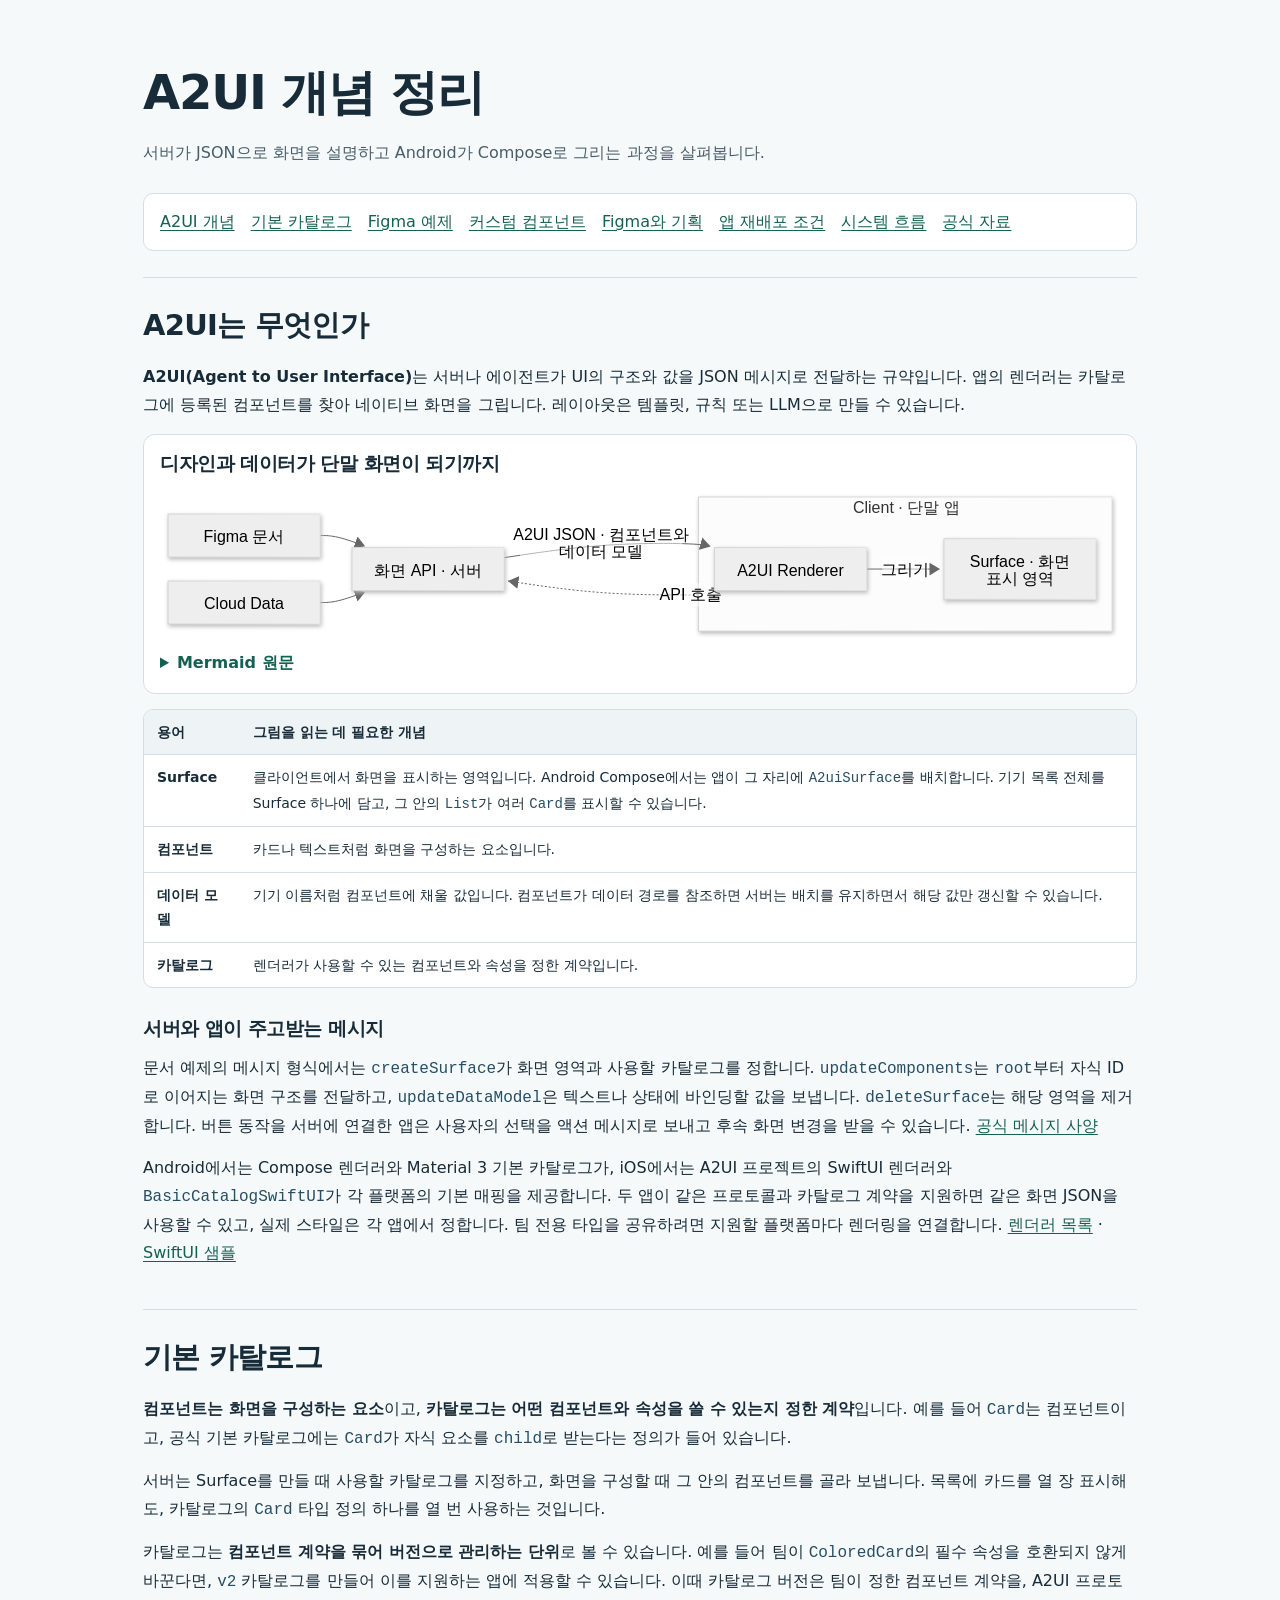
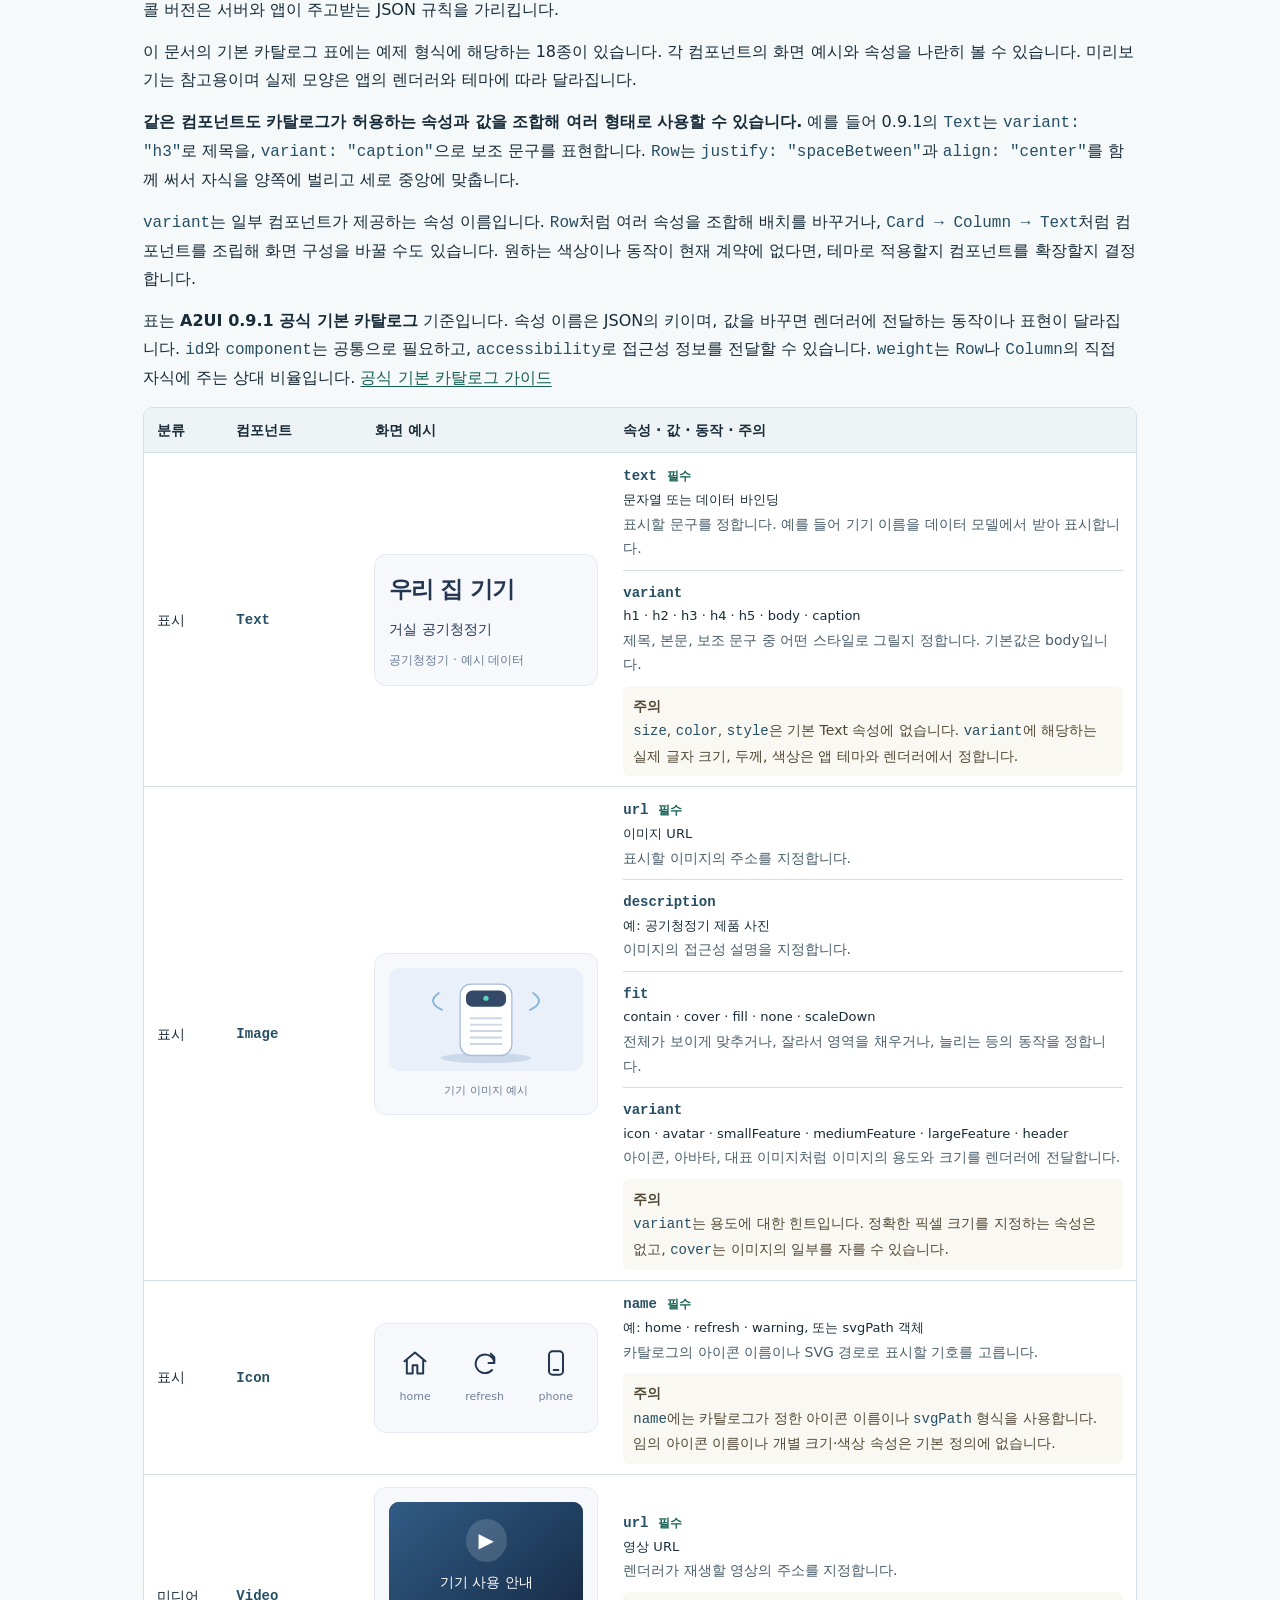
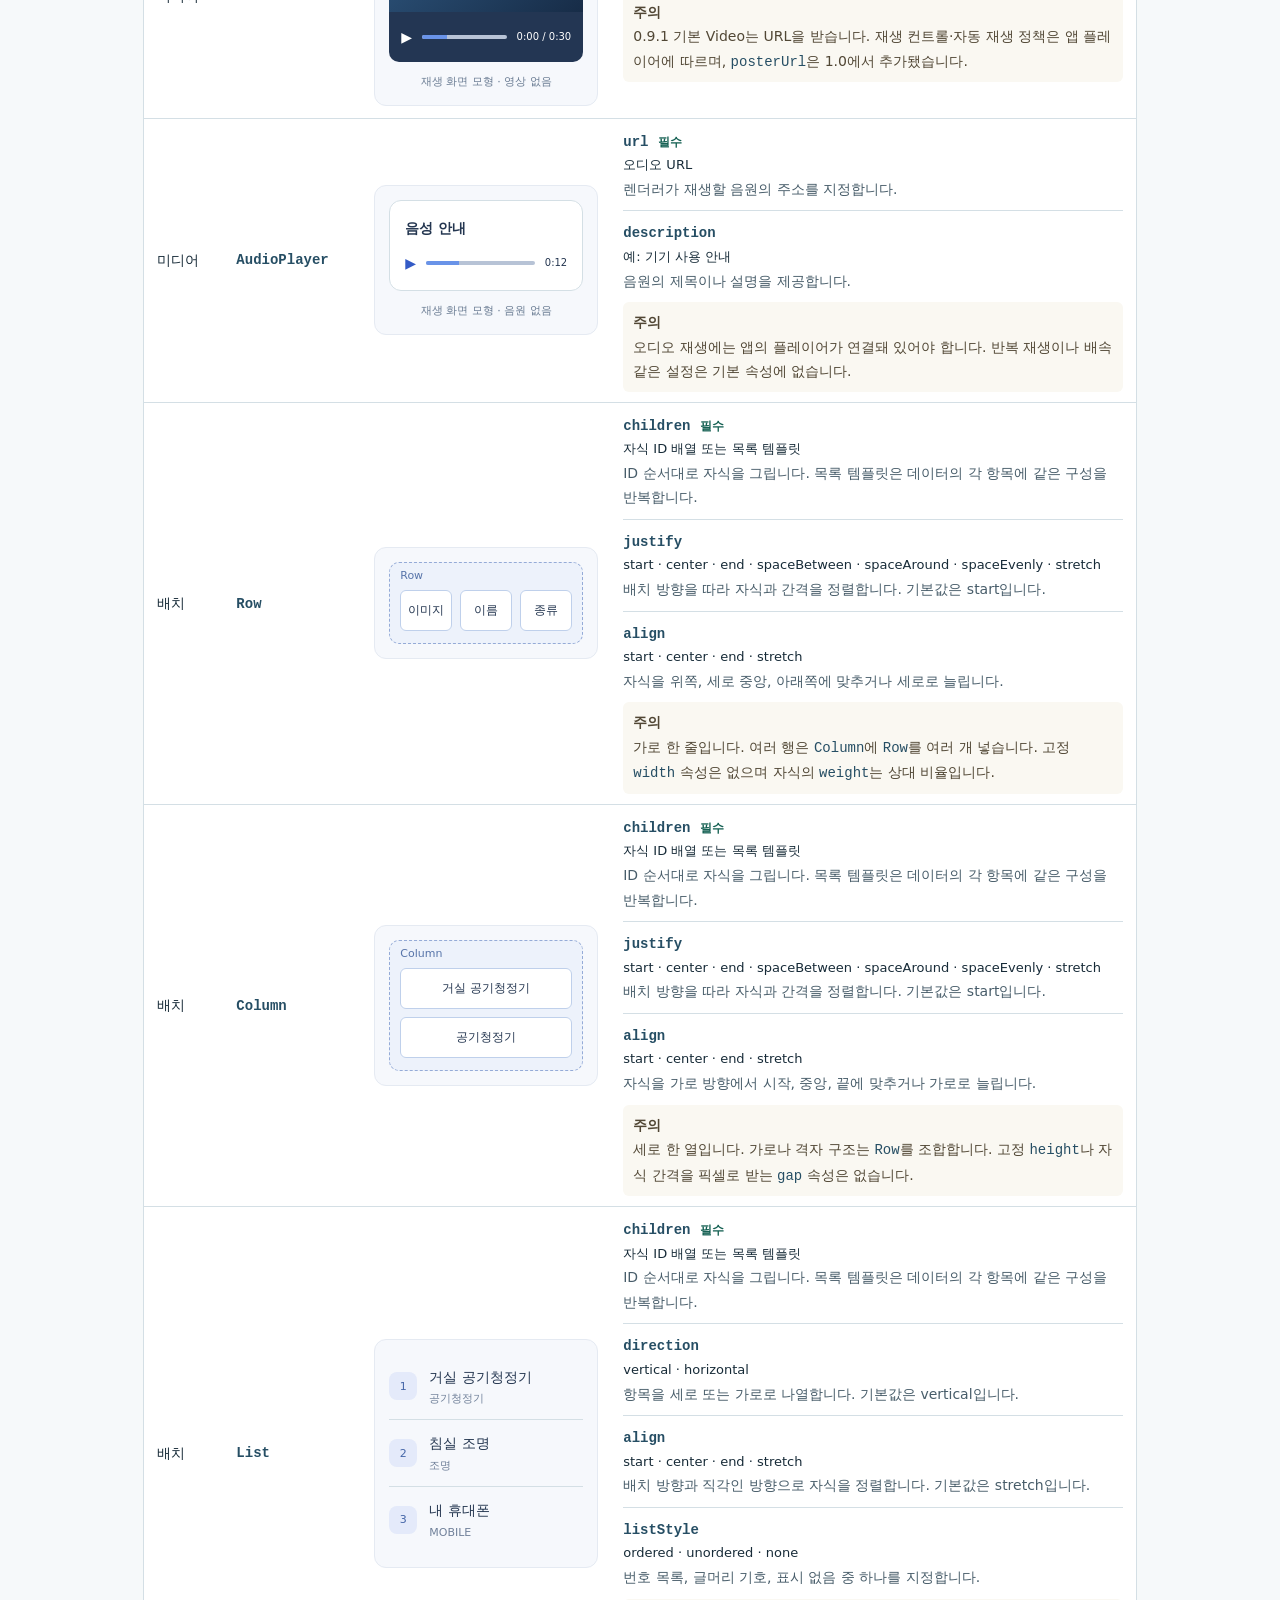
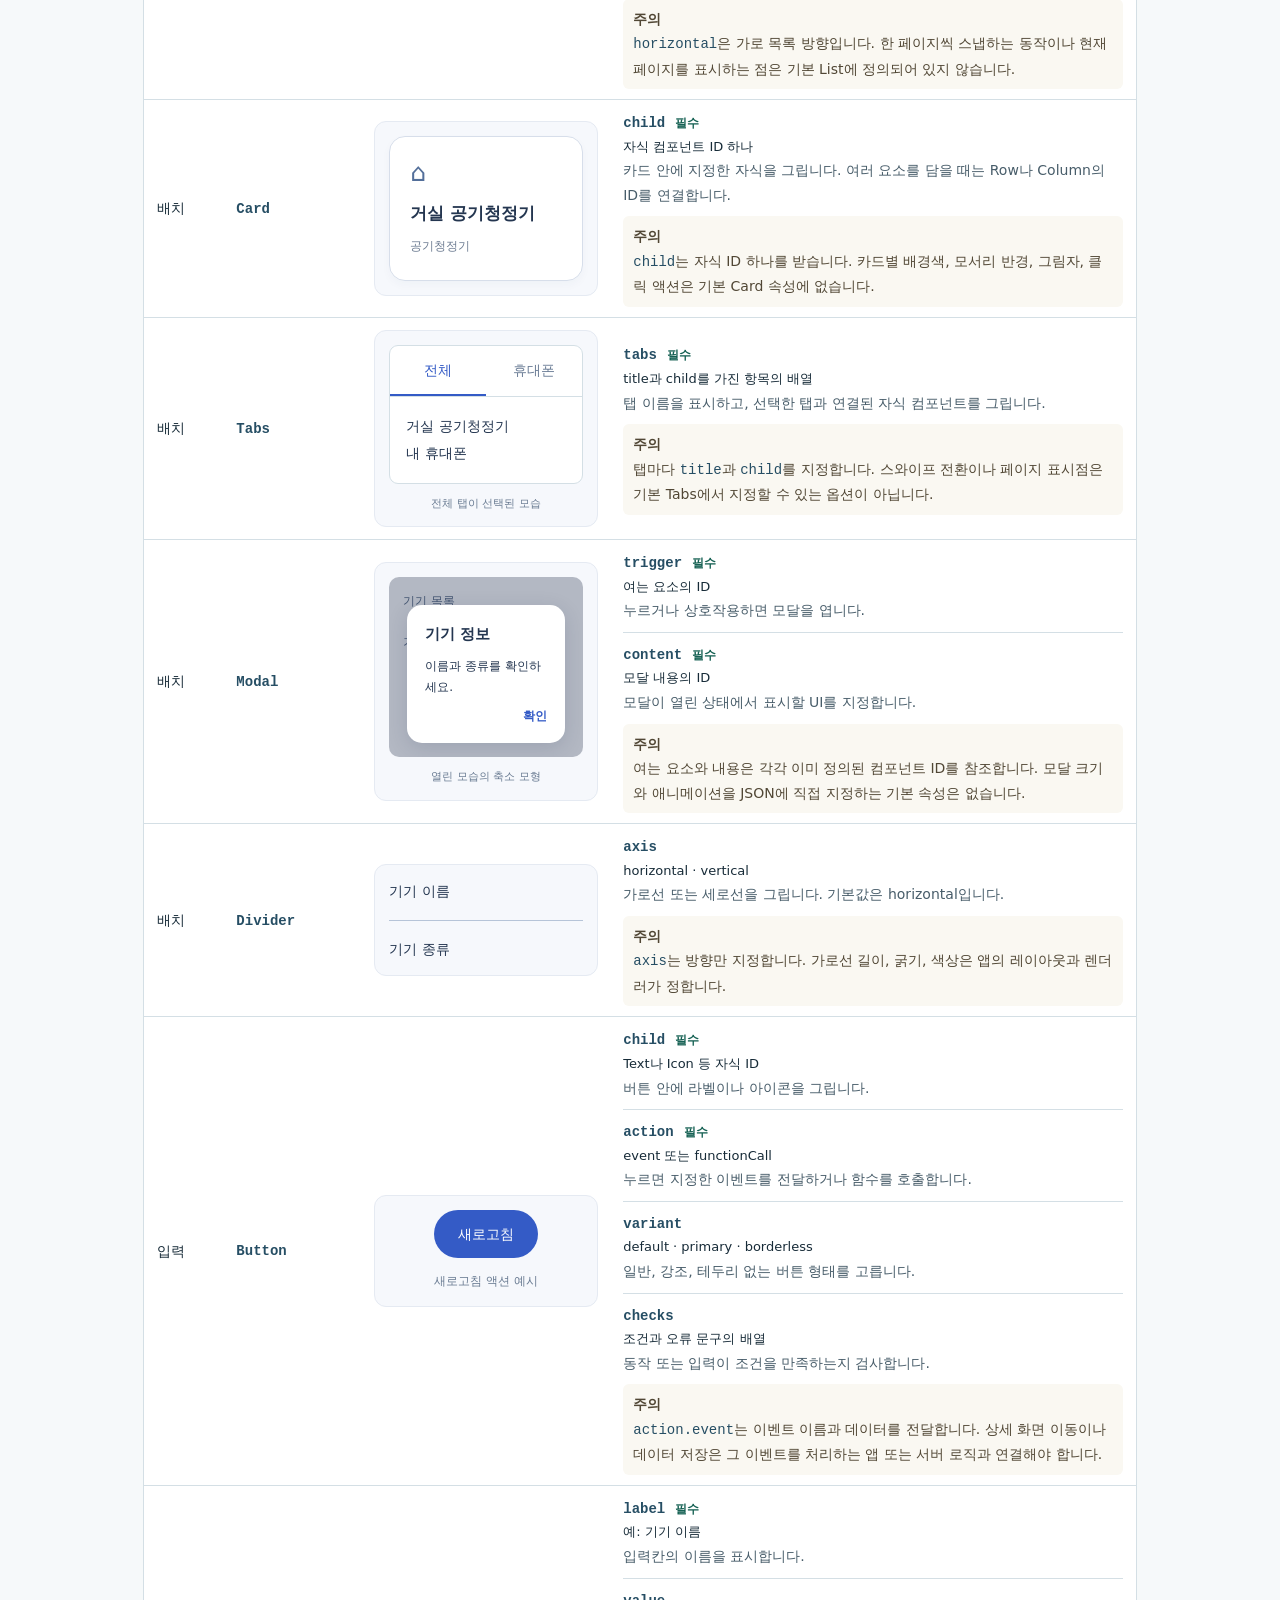
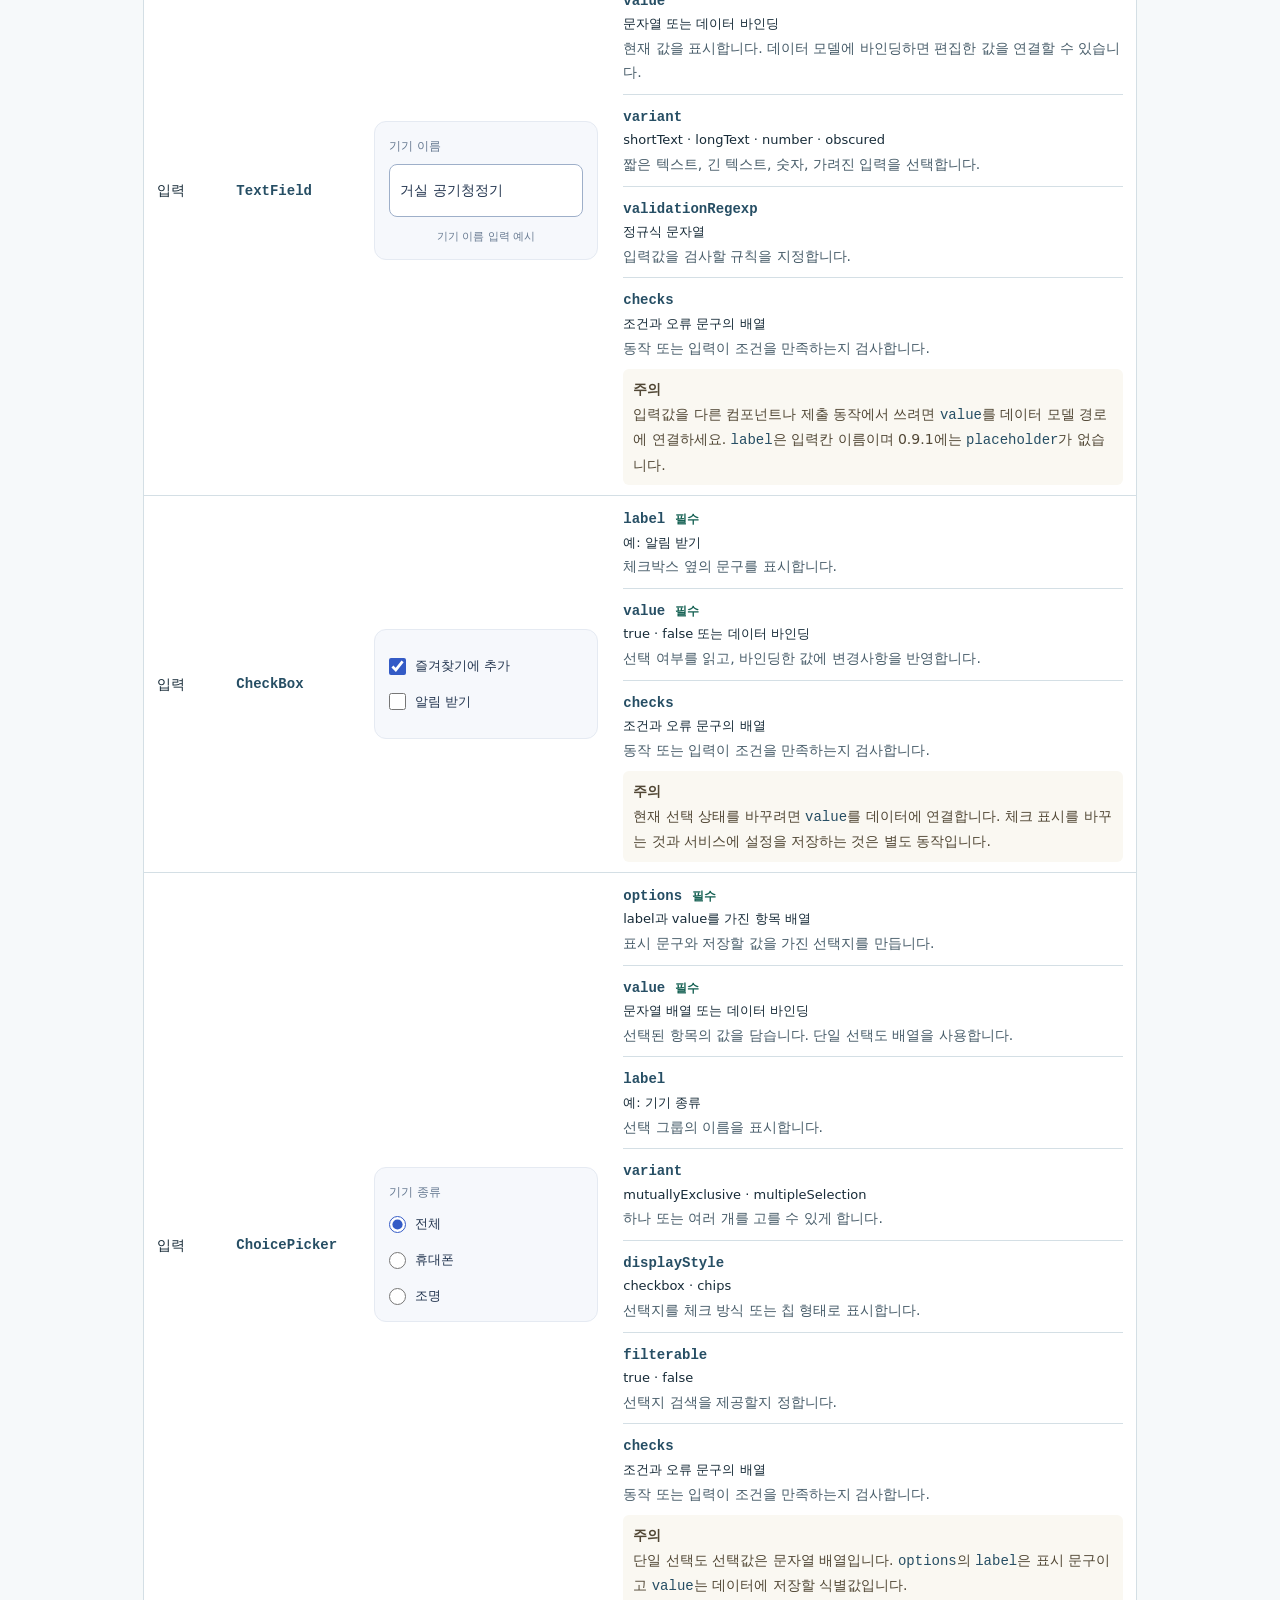
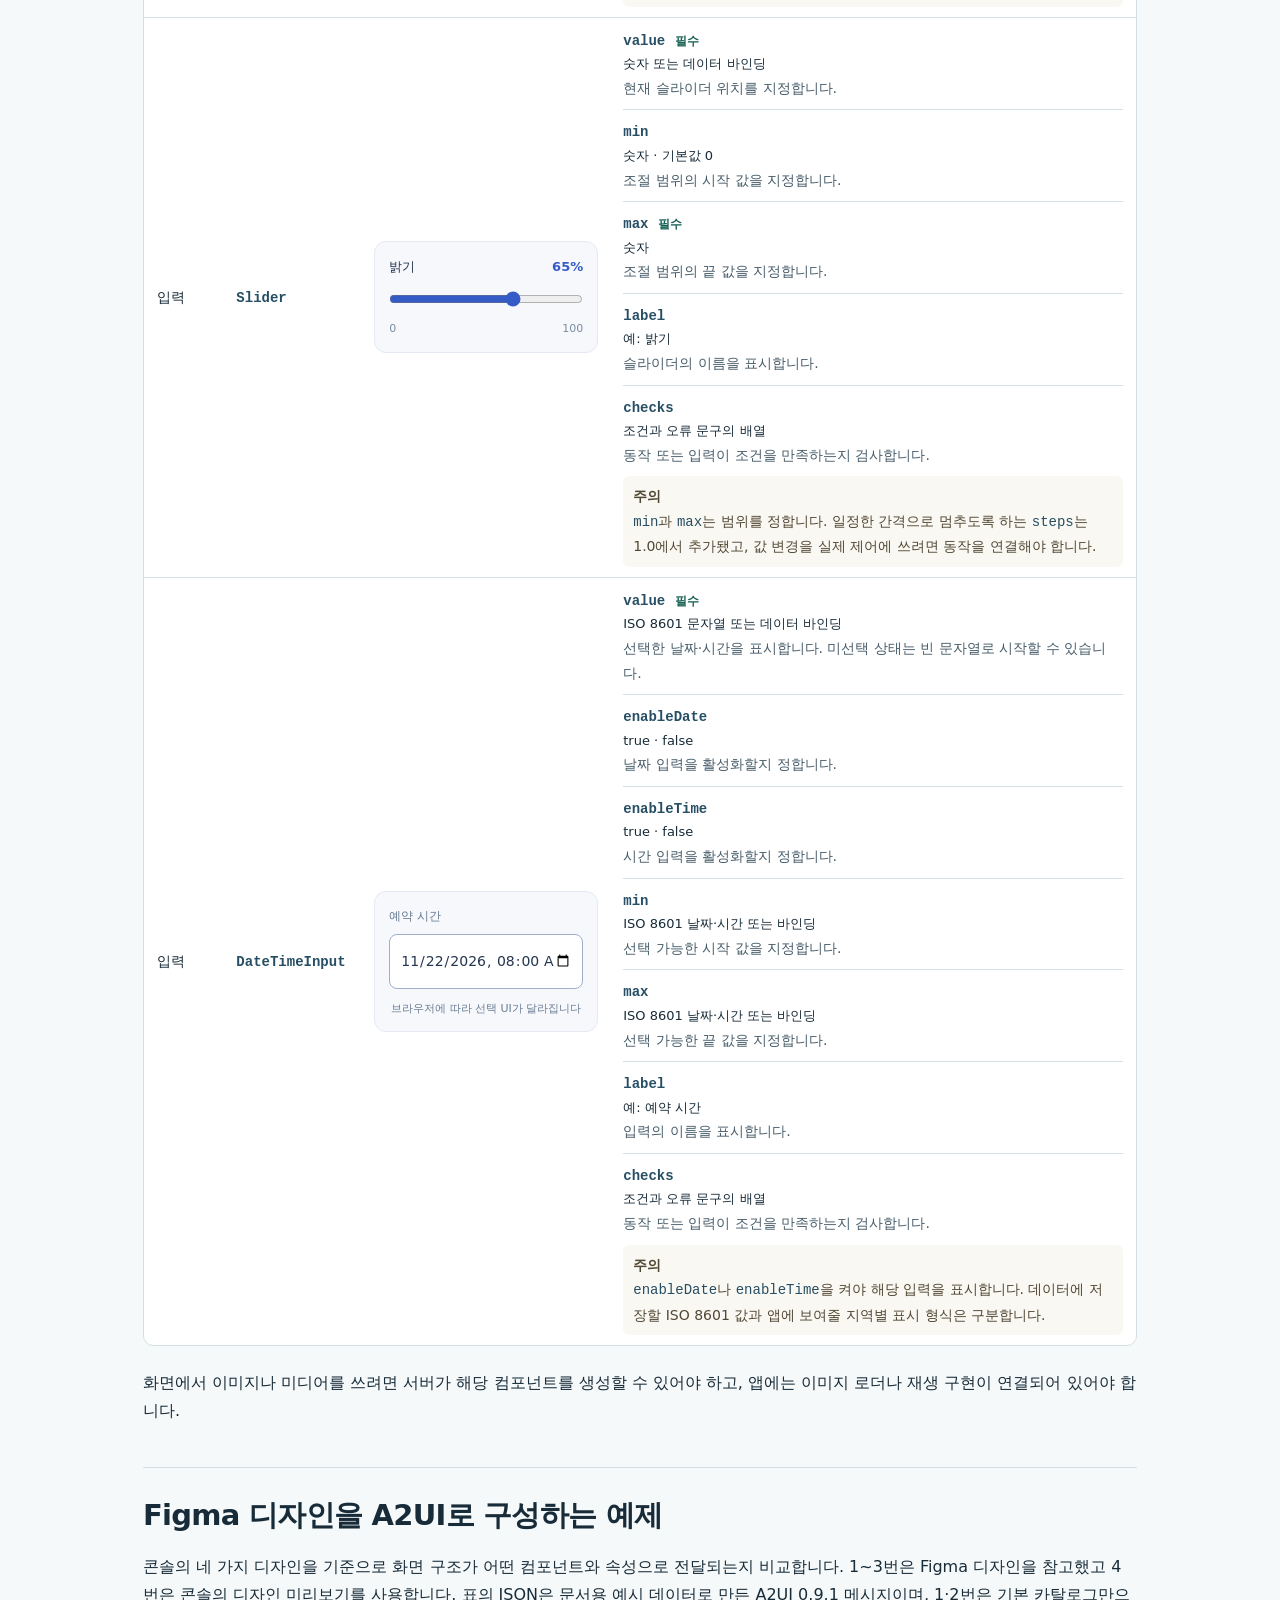
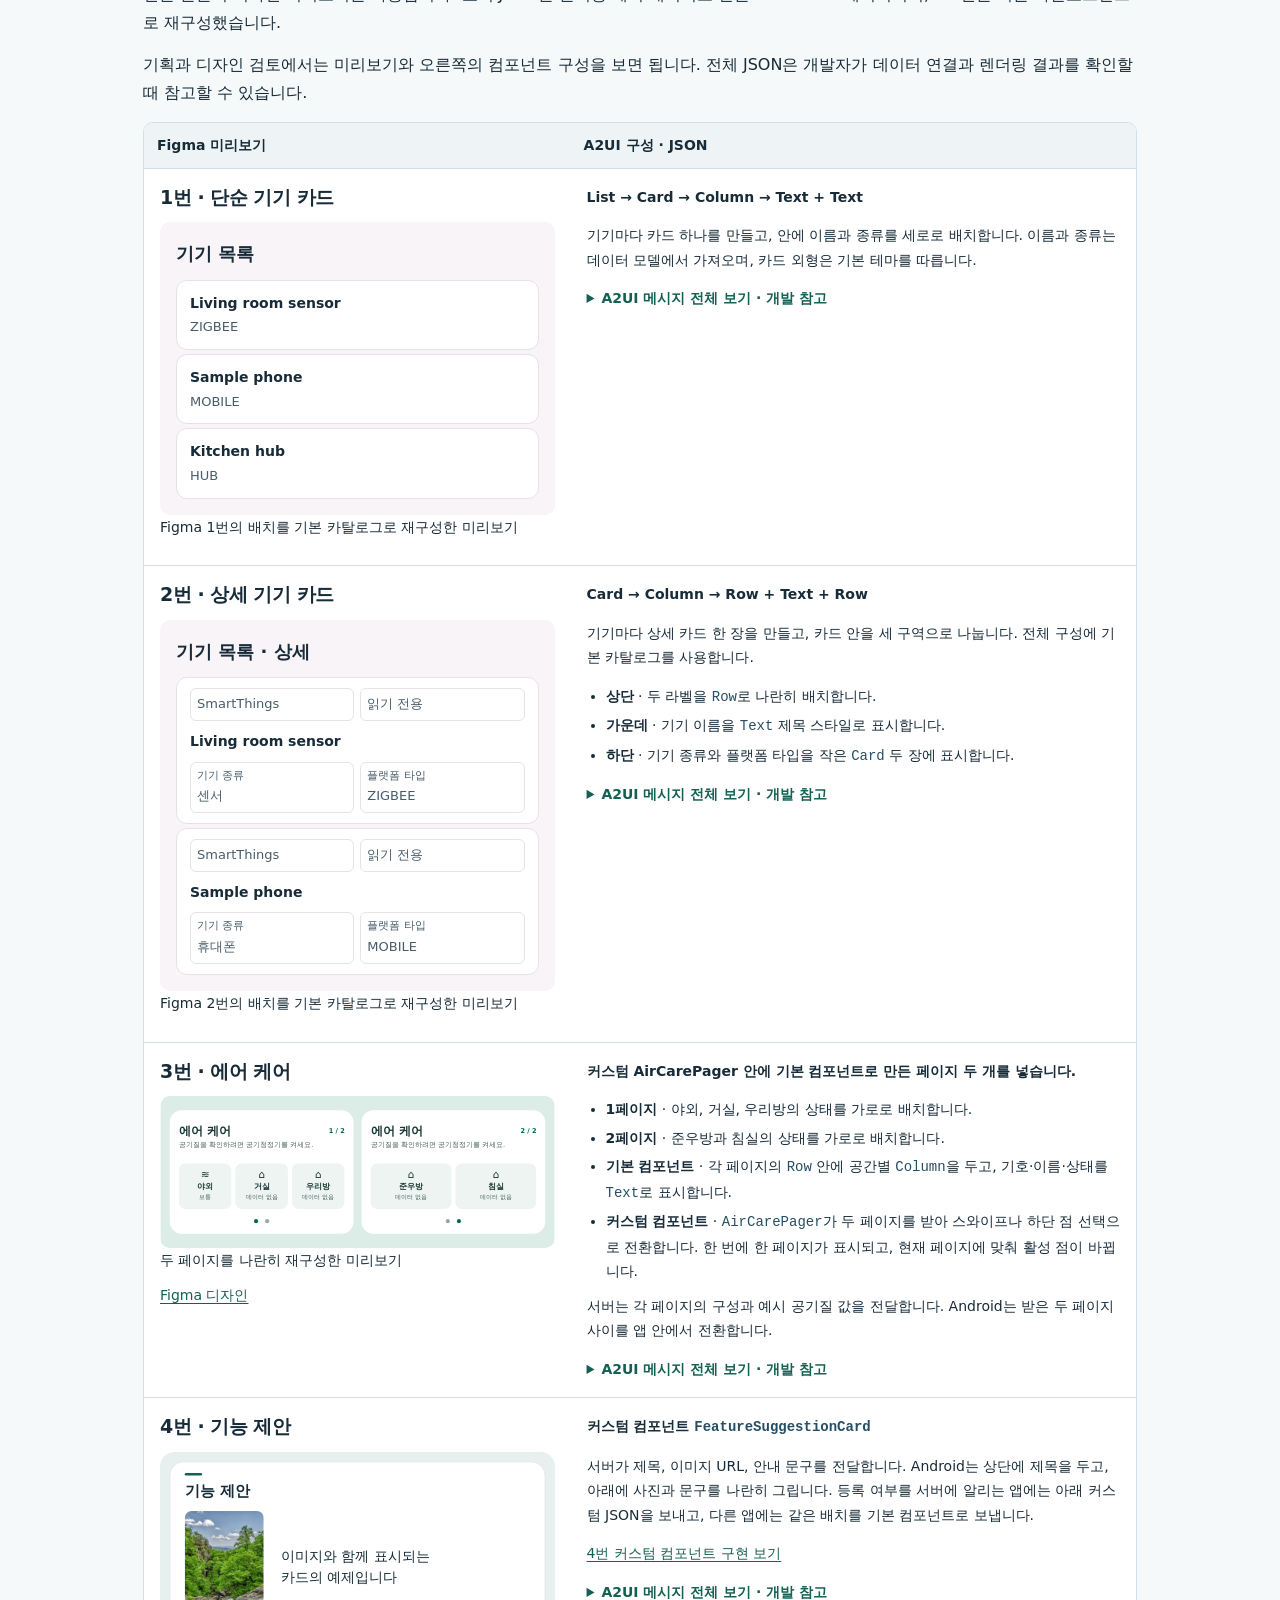
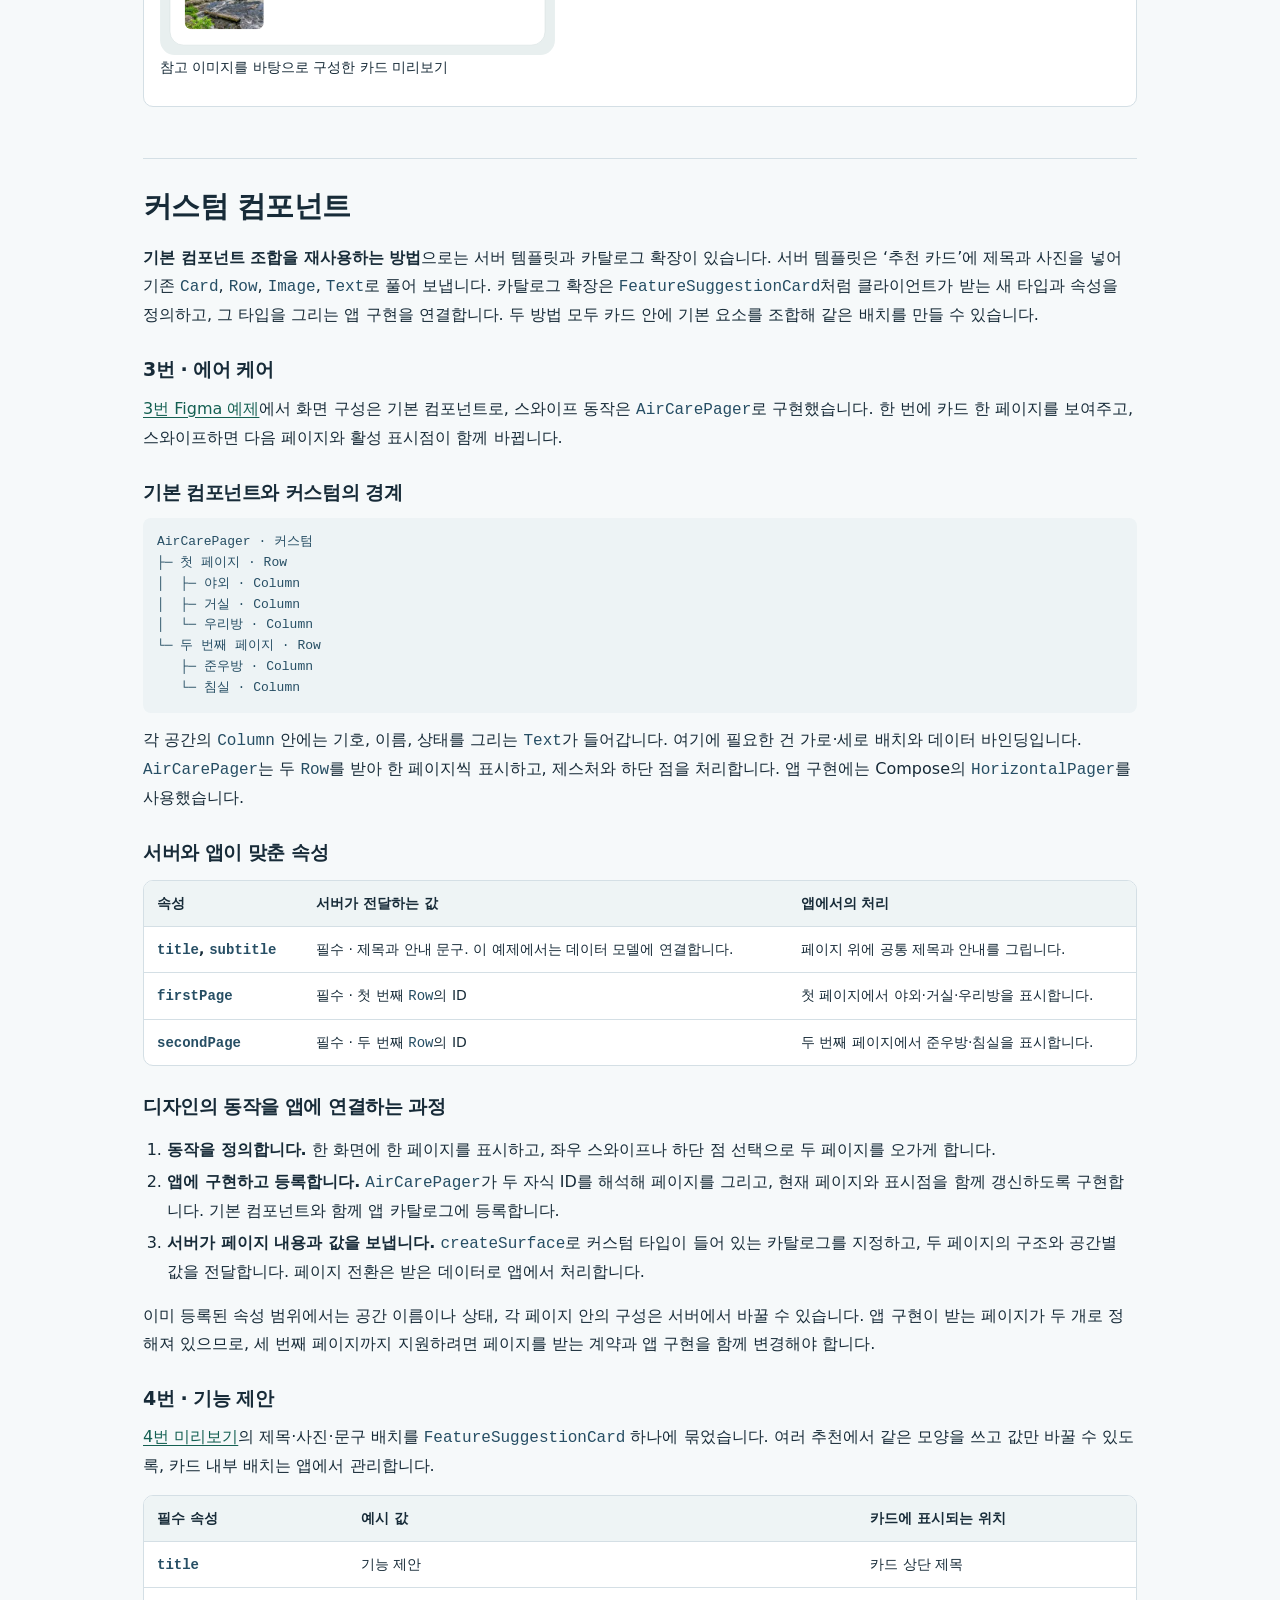
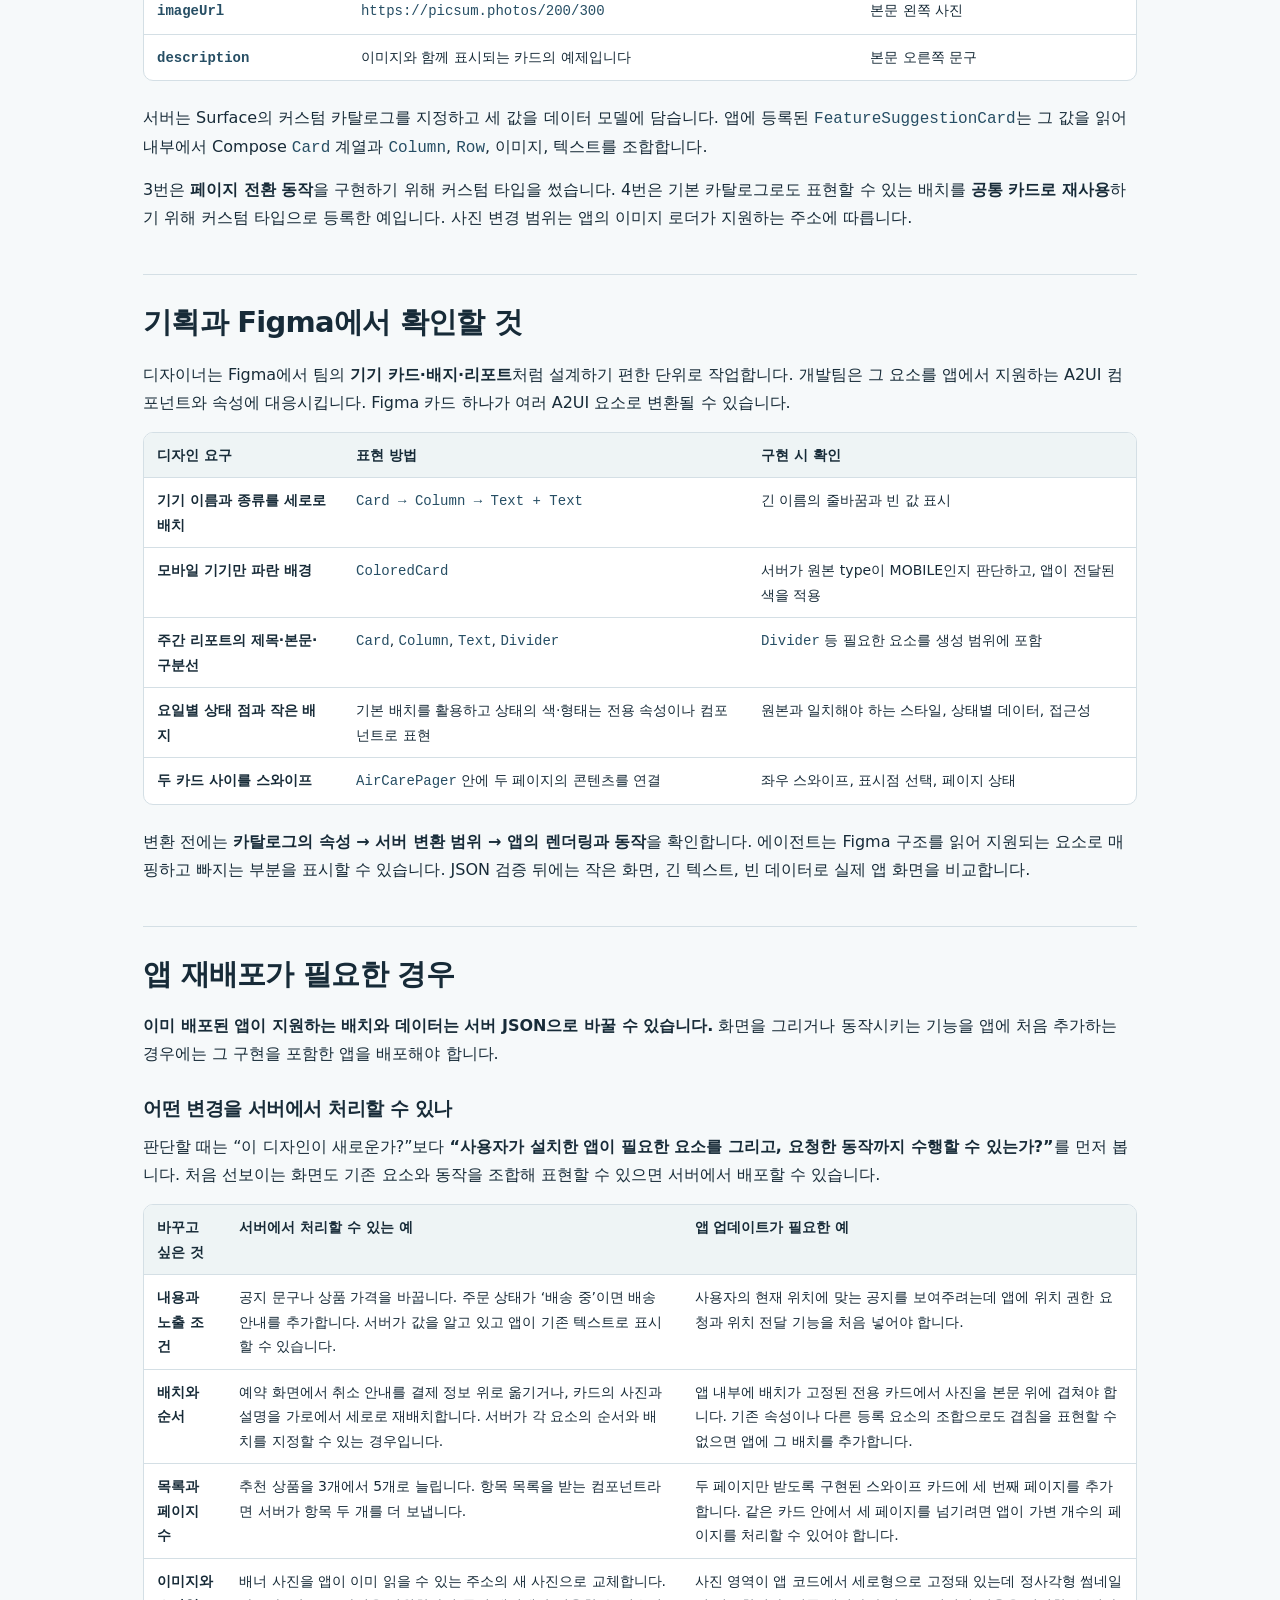
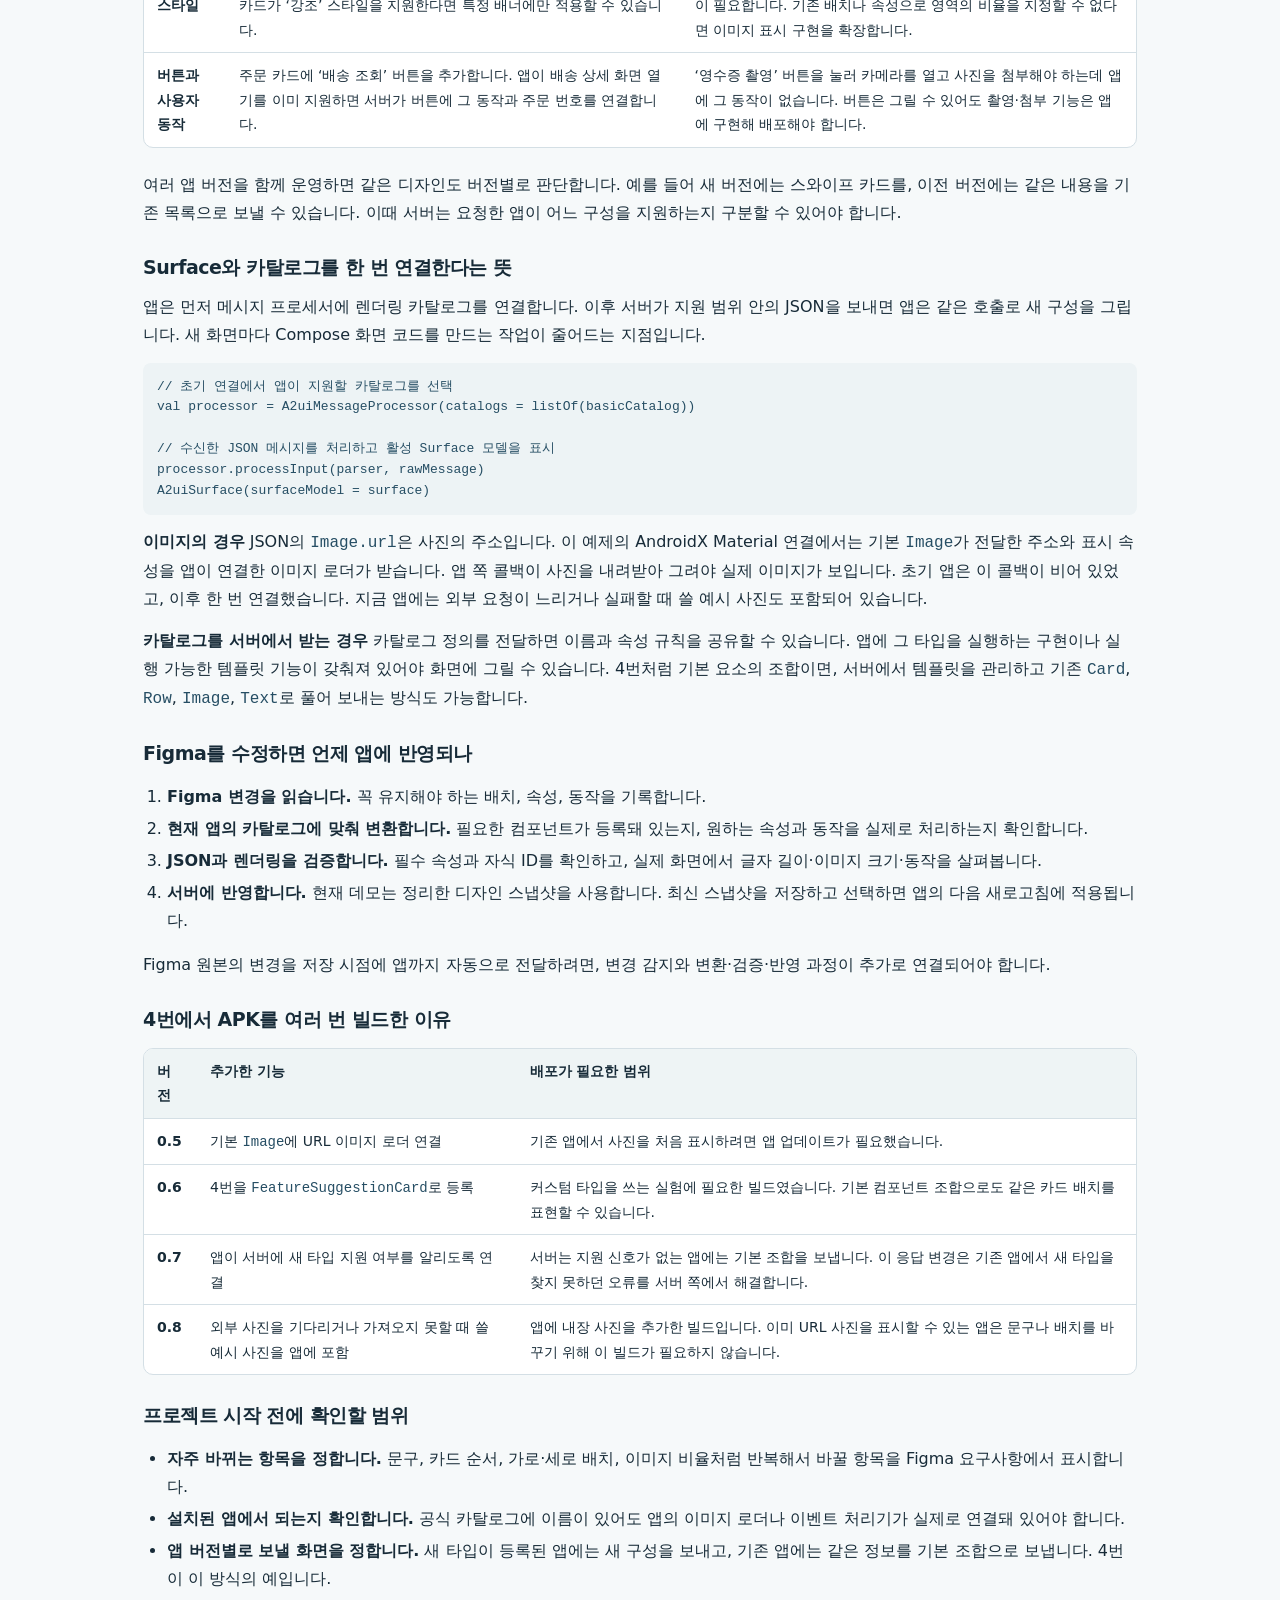
<file: docs/a2ui-overview.html>
<!doctype html>
<html lang="ko"><head>
  <meta charset="utf-8">
  <meta name="viewport" content="width=device-width, initial-scale=1">
  <meta name="referrer" content="no-referrer">
  <title>A2UI 개념 정리</title>
  <style>
    :root { color-scheme: light; --ink: #172b38; --muted: #485d6a; --line: #d4dfe5; --soft: #eef4f5; --accent: #146052; }
    * { box-sizing: border-box; }
    html { scroll-padding-top: 20px; }
    body { margin: 0; background: #f6f9fa; color: var(--ink); font: 16px/1.75 system-ui, sans-serif; }
    .page { max-width: 1050px; margin: auto; padding: 32px 28px 64px; }
    a { color: var(--accent); text-underline-offset: 3px; }
    h1, h2, h3 { line-height: 1.35; letter-spacing: -.025em; }
    h1 { margin: 28px 0 14px; font-size: clamp(30px, 5vw, 48px); }
    h2 { margin: 0 0 18px; font-size: clamp(23px, 4vw, 29px); }
    h3 { margin: 28px 0 12px; font-size: 19px; }
    p { margin: 0 0 14px; }
    .toolbar, .toc { display: flex; flex-wrap: wrap; align-items: center; gap: 8px 16px; }
    .toolbar { justify-content: space-between; }
    button { cursor: pointer; }
    .export { background: var(--accent); color: #fff; border: 0; border-radius: 8px; padding: 9px 14px; font: inherit; font-weight: 650; }
    .export:disabled { opacity: .7; cursor: wait; }
    #export-status:empty { display: none; }
    .intro { color: var(--muted); max-width: 76ch; }
    .toc { margin: 26px 0; padding: 14px 16px; border: 1px solid var(--line); border-radius: 10px; background: #fff; }
    main > section { padding: 28px 0; border-top: 1px solid var(--line); }
    .table-wrap { overflow-x: auto; margin: 15px 0 23px; border: 1px solid var(--line); border-radius: 10px; background: #fff; }
    table { width: 100%; border-collapse: collapse; text-align: left; font-size: 14px; }
    th, td { padding: 10px 13px; border-bottom: 1px solid var(--line); vertical-align: top; }
    thead th { background: var(--soft); }
    tbody tr:last-child > * { border-bottom: 0; }
    code { color: #264e64; overflow-wrap: anywhere; }
    pre { background: #edf3f5; padding: 14px; border-radius: 8px; overflow: auto; font-size: 13px; line-height: 1.6; }
    pre code { overflow-wrap: normal; }
    .split { display: grid; grid-template-columns: repeat(2, minmax(0,1fr)); gap: 16px; }
    .split > div { min-width: 0; }
    .diagram { background: #fff; border: 1px solid var(--line); border-radius: 12px; padding: 16px; margin: 15px 0; }
    .diagram h3 { margin-top: 0; }
    figure.diagram { margin-inline: 0; }
    .diagram-render { overflow: auto; text-align: center; margin: 10px 0; }
    .diagram-render:empty { display: none; }
    .diagram-render svg { display: block; margin: auto; width: auto; max-width: 100%; height: auto; }
    summary { color: var(--accent); cursor: pointer; font-weight: 650; }
    ol, ul { padding-left: 24px; }
    li + li { margin-top: 4px; }
    @media (max-width: 680px) {
      .page { padding: 22px 16px 42px; }
      .split { grid-template-columns: 1fr; gap: 0; }
      table { min-width: 490px; }
      .diagram-render svg { min-width: 460px; }
    }
    @media print {
      body { background: #fff; }
      .toolbar, .toc { display: none; }
      .page { max-width: none; padding: 0; }
      .diagram { break-inside: avoid; }
    }
    #catalog .preview { background:#f6f8fc; border:1px solid #e5eaf2; border-radius:12px; padding:22px 18px; display:flex; flex-direction:column; justify-content:center; min-height:158px; gap:12px; color:#243650; font-size:14px }
    #catalog .preview-caption { font-size:11px; color:#697b92; line-height:1.5; text-align:center }
    #catalog .text-demo { display:flex; flex-direction:column; gap:8px }
    #catalog .title-sample { font-size:23px; letter-spacing:-.04em }
    #catalog .text-demo small { color:#687993; font-size:12px }
    #catalog .device-image { display:block; width:100%; max-height:155px; object-fit:contain }
    #catalog .icon-demo { display:flex; justify-content:space-around; gap:14px }
    #catalog .icon-demo>span { display:flex; flex-direction:column; align-items:center; gap:10px }
    #catalog .icon-demo svg, #catalog .card-glyph svg { width:28px; height:28px; fill:none; stroke:currentColor; stroke-width:1.7; stroke-linecap:round; stroke-linejoin:round }
    #catalog .icon-demo small { font-size:11px; color:#71819a }
    #catalog .video-demo { border-radius:10px; overflow:hidden; background:#233653; color:white }
    #catalog .video-scene { display:flex; flex-direction:column; align-items:center; justify-content:center; gap:8px; min-height:110px; background:linear-gradient(140deg,#315c86,#172c47) }
    #catalog .play-symbol { border-radius:50%; background:#ffffff26; font-size:20px; padding:4px 13px }
    #catalog .media-controls { display:flex; align-items:center; gap:10px; padding:13px 12px }
    #catalog .media-controls small { white-space:nowrap; font-size:10px }
    #catalog .media-track { height:4px; background:#b7c3d6; flex:1; border-radius:4px; min-width:20px; overflow:hidden }
    #catalog .media-track i { display:block; width:30%; height:100%; background:#6993e8 }
    #catalog .audio-demo { background:white; border:1px solid var(--line); padding:15px; border-radius:12px }
    #catalog .audio-demo strong { font-size:14px }
    #catalog .audio-demo .media-controls { padding:10px 0 0 }
    #catalog .audio-play { color:#345bc6 }
    #catalog .layout-guide { position:relative; border:1px dashed #95abd7; border-radius:10px; padding:27px 10px 12px; display:flex; gap:8px; background:#edf2fb }
    #catalog .layout-tag { position:absolute; top:3px; left:10px; color:#5774a9; font-size:11px }
    #catalog .horizontal { flex-direction:row }
    #catalog .vertical { flex-direction:column }
    #catalog .ghost-box { border:1px solid #bfd0eb; background:white; border-radius:6px; text-align:center; padding:9px 7px; font-size:12px; flex:1 }
    #catalog .list-demo { display:flex; flex-direction:column }
    #catalog .list-demo>div { display:flex; align-items:center; gap:12px; padding:11px 0; border-bottom:1px solid var(--line) }
    #catalog .list-demo>div:last-child { border:0 }
    #catalog .list-index { width:28px; height:28px; border-radius:8px; background:#e4eafa; color:#4566a8; display:grid; place-items:center; font-size:11px }
    #catalog .list-demo small { display:block; font-size:11px; color:#71819a }
    #catalog .sample-card { background:white; border:1px solid #d7deea; border-radius:16px; padding:23px 20px; box-shadow:0 4px 10px #26345108; display:flex; flex-direction:column; gap:7px }
    #catalog .sample-card strong { font-size:17px }
    #catalog .sample-card small { font-size:12px; color:#6d7c92 }
    #catalog .card-glyph { font-size:25px; color:#536f9a; line-height:1; margin-bottom:7px }
    #catalog .blue-card { background:#1565c0; border-color:#1565c0; color:white }
    #catalog .blue-card small, #catalog .blue-card .card-glyph { color:#e0edff }
    #catalog .tabs-demo { background:white; border:1px solid var(--line); border-radius:9px; overflow:hidden }
    #catalog .tab-buttons { display:flex; border-bottom:1px solid var(--line) }
    #catalog .tab-buttons button { flex:1; border:0; background:none; padding:12px 8px; font:inherit; color:#6b7d96; cursor:pointer; border-bottom:2px solid transparent }
    #catalog .tab-buttons button[aria-selected=true] { color:#345bc6; border-bottom-color:#345bc6 }
    #catalog .tabs-demo [role=tabpanel] { padding:16px; min-height:85px; line-height:1.9 }
    #catalog .modal-scene { position:relative; height:180px; border-radius:10px; overflow:hidden; background:white }
    #catalog .modal-underlay { padding:14px; display:flex; flex-direction:column; gap:20px; color:#596b85; font-size:12px }
    #catalog .modal-scrim { position:absolute; inset:0; background:#1c2b4b55 }
    #catalog .modal-illustration { position:absolute; top:28px; left:18px; right:18px; padding:16px 18px; background:white; border-radius:15px; box-shadow:0 5px 20px #1c2b4b25; display:flex; flex-direction:column; gap:8px; font-size:12px }
    #catalog .modal-illustration strong { font-size:15px }
    #catalog .fake-action { color:#345bc6; text-align:right; font-weight:650 }
    #catalog .divider-demo { display:flex; flex-direction:column; gap:16px }
    #catalog .divider-demo hr { border:0; height:1px; background:#b6c4d8; width:100%; margin:0 }
    #catalog .button-demo { display:flex; flex-direction:column; align-items:center; gap:13px }
    #catalog .primary-button { background:#345bc6; color:white; padding:12px 24px; border:0; border-radius:24px; font:inherit; cursor:pointer }
    #catalog .primary-button:active { background:#244598 }
    #catalog .button-demo output { font-size:12px; color:#697b92 }
    #catalog .field-demo { display:flex; flex-direction:column; gap:7px; font-size:12px; color:#667991 }
    #catalog .field-demo input { min-width:0; width:100%; padding:13px 10px; background:#fff; border:1px solid #9eafc9; border-radius:8px; font:inherit; font-size:14px; color:#243650 }
    #catalog .choice-demo { display:flex; flex-direction:column; gap:13px; border:0; padding:0; margin:0; min-width:0 }
    #catalog .choice-demo label { display:flex; align-items:center; gap:9px; cursor:pointer; font-size:13px }
    #catalog .choice-demo legend { padding:0 0 10px; font-size:12px; color:#667991 }
    #catalog .choice-demo input { accent-color:#345bc6; width:17px; height:17px; margin:0 }
    #catalog .slider-demo { display:flex; flex-direction:column; gap:12px }
    #catalog .slider-demo label { display:flex; justify-content:space-between; font-size:13px }
    #catalog .slider-demo output { font-weight:700; color:#345bc6 }
    #catalog .slider-demo input { width:100%; accent-color:#345bc6; margin:0 }
    #catalog .range-labels { display:flex; justify-content:space-between; color:#7b8ba0; font-size:11px }
    .basic-components { table-layout: fixed; }
    .basic-components thead th:nth-child(1) { width: 8%; }
    .basic-components thead th:nth-child(2) { width: 14%; }
    .basic-components thead th:nth-child(3) { width: 25%; }
    .component-properties > .component-caution { background: #faf8f2; border-top: 0; border-radius: 6px; padding: 8px 10px; }
    .component-caution dt, .component-properties .component-caution dd { color: #514735; }
    .basic-components .catalog-preview-cell { padding: 12px; }
    .basic-components tbody tr > * { vertical-align: middle; }
    #catalog .preview { min-height: 110px; padding: 14px; overflow: hidden; }
    #catalog .preview [role="tabpanel"] { min-height: 64px; }
    #catalog .preview [hidden] { display: none !important; }
    #catalog .catalog-preview-cell button { cursor: default; }
    .component-properties { margin: 0; }
    .component-properties > div + div { border-top: 1px solid var(--line); margin-top: 9px; padding-top: 9px; }
    .component-properties dt { font-weight: 650; }
    .component-properties dd { margin: 0; color: var(--muted); }
    .property-values { display: block; font-size: 13px; color: var(--ink); }
    .required-property { margin-left: 5px; font-size: 12px; font-weight: 600; color: var(--accent); }
    @media (max-width: 680px) { .basic-components { min-width: 690px; } }
    .figma-examples { table-layout: fixed; }
    .figma-examples > thead th:first-child { width: 43%; }
    .figma-examples tbody th, .figma-examples tbody td { padding: 16px; }
    .figma-examples tbody th { font-weight: 400; }
    .figma-examples h3 { margin: 0 0 12px; }
    .figma-examples figure { margin: 0 0 10px; }
    .figma-examples img { display: block; width: 100%; max-height: 640px; object-fit: contain; object-position: left top; }
    .plain-card-preview { background: #f8f4f8; border-radius: 10px; padding: 16px; }
    .plain-card-title { font-size: 18px; }
    .plain-card-preview ul { margin: 10px 0 0; padding: 0; list-style: none; }
    .plain-card-preview li { display: grid; gap: 1px; background: #fff; border: 1px solid #e8e2e8; border-radius: 11px; padding: 10px 13px; }
    .plain-card-preview li strong { font-weight: 550; }
    .plain-card-preview li span { font-size: 13px; color: var(--muted); }
    .detail-card-preview li { gap: 8px; }
    .detail-preview-row { display: grid; grid-template-columns: repeat(2, minmax(0, 1fr)); gap: 6px; }
    .detail-preview-row > span { display: block; border: 1px solid #e8e2e8; border-radius: 6px; padding: 4px 6px; }
    .detail-preview-row small { display: block; }
    .figma-examples pre { margin: 8px 0 14px; }
    .figma-examples .figma-json { margin-top: 14px; }
    .figma-examples .wire-guide { color: var(--muted); margin: 10px 0; }
    .figma-examples .figma-wire { max-height: 420px; white-space: pre-wrap; overflow-wrap: anywhere; }
    .figma-examples .figma-wire code { overflow-wrap: anywhere; }
    .figma-examples .example-parts { margin: 10px 0; padding-left: 19px; }
    @media (max-width: 680px) { .figma-examples { min-width: 610px; } }
  </style>
  
  
</head>
<body>
<div class="page">
  <header>
    
    
    <h1>A2UI 개념 정리</h1>
    <p class="intro">서버가 JSON으로 화면을 설명하고 Android가 Compose로 그리는 과정을 살펴봅니다.</p>
  </header>
  <nav class="toc" aria-label="문서 목차">
    <a href="#concept">A2UI 개념</a>
    <a href="#catalog">기본 카탈로그</a>
    <a href="#figma-examples">Figma 예제</a>
    <a href="#custom-components">커스텀 컴포넌트</a>
    <a href="#design">Figma와 기획</a>
    <a href="#app-release">앱 재배포 조건</a>
    <a href="#architecture">시스템 흐름</a>
    <a href="#sources">공식 자료</a>
  </nav>
  <main>
    <section id="concept">
      <h2>A2UI는 무엇인가</h2>
      <p><strong>A2UI(Agent to User Interface)</strong>는 서버나 에이전트가 UI의 구조와 값을 JSON 메시지로 전달하는 규약입니다. 앱의 렌더러는 카탈로그에 등록된 컴포넌트를 찾아 네이티브 화면을 그립니다. 레이아웃은 템플릿, 규칙 또는 LLM으로 만들 수 있습니다.</p>
      <figure class="diagram" aria-labelledby="a2ui-flow-title">
        <h3 id="a2ui-flow-title">디자인과 데이터가 단말 화면이 되기까지</h3>
        <div class="diagram-render"><svg id="overview-diagram-0" width="100%" xmlns="http://www.w3.org/2000/svg" class="flowchart" style="max-width: 960.0625px;" viewBox="0 0 960.0625 150.09999084472656" role="graphics-document document" aria-roledescription="flowchart-v2"><style>#overview-diagram-0{font-family:"trebuchet ms",verdana,arial,sans-serif;font-size:16px;fill:#000000;}@keyframes edge-animation-frame{from{stroke-dashoffset:0;}}@keyframes dash{to{stroke-dashoffset:0;}}#overview-diagram-0 .edge-animation-slow{stroke-dasharray:9,5!important;stroke-dashoffset:900;animation:dash 50s linear infinite;stroke-linecap:round;}#overview-diagram-0 .edge-animation-fast{stroke-dasharray:9,5!important;stroke-dashoffset:900;animation:dash 20s linear infinite;stroke-linecap:round;}#overview-diagram-0 .error-icon{fill:#552222;}#overview-diagram-0 .error-text{fill:#552222;stroke:#552222;}#overview-diagram-0 .edge-thickness-normal{stroke-width:1px;}#overview-diagram-0 .edge-thickness-thick{stroke-width:3.5px;}#overview-diagram-0 .edge-pattern-solid{stroke-dasharray:0;}#overview-diagram-0 .edge-thickness-invisible{stroke-width:0;fill:none;}#overview-diagram-0 .edge-pattern-dashed{stroke-dasharray:3;}#overview-diagram-0 .edge-pattern-dotted{stroke-dasharray:2;}#overview-diagram-0 .marker{fill:#666;stroke:#666;}#overview-diagram-0 .marker.cross{stroke:#666;}#overview-diagram-0 svg{font-family:"trebuchet ms",verdana,arial,sans-serif;font-size:16px;}#overview-diagram-0 p{margin:0;}#overview-diagram-0 .label{font-family:"trebuchet ms",verdana,arial,sans-serif;color:#000000;}#overview-diagram-0 .cluster-label text{fill:#333;}#overview-diagram-0 .cluster-label span{color:#333;}#overview-diagram-0 .cluster-label span p{background-color:transparent;}#overview-diagram-0 .label text,#overview-diagram-0 span{fill:#000000;color:#000000;}#overview-diagram-0 .node rect,#overview-diagram-0 .node circle,#overview-diagram-0 .node ellipse,#overview-diagram-0 .node polygon,#overview-diagram-0 .node path{fill:#eee;stroke:#999;stroke-width:1px;}#overview-diagram-0 .rough-node .label text,#overview-diagram-0 .node .label text,#overview-diagram-0 .image-shape .label,#overview-diagram-0 .icon-shape .label{text-anchor:middle;}#overview-diagram-0 .node .katex path{fill:#000;stroke:#000;stroke-width:1px;}#overview-diagram-0 .rough-node .label,#overview-diagram-0 .node .label,#overview-diagram-0 .image-shape .label,#overview-diagram-0 .icon-shape .label{text-align:center;}#overview-diagram-0 .node.clickable{cursor:pointer;}#overview-diagram-0 .root .anchor path{fill:#666!important;stroke-width:0;stroke:#666;}#overview-diagram-0 .arrowheadPath{fill:#333333;}#overview-diagram-0 .edgePaths .path{stroke:#666;stroke-width:1px;}#overview-diagram-0 .flowchart-link{stroke:#666;fill:none;}#overview-diagram-0 .edgeLabel{background-color:white;text-align:center;}#overview-diagram-0 .edgeLabel p{background-color:white;}#overview-diagram-0 .edgeLabel rect{opacity:0.5;background-color:white;fill:white;}#overview-diagram-0 .labelBkg{background-color:rgba(255, 255, 255, 0.5);}#overview-diagram-0 .cluster rect{fill:hsl(0, 0%, 98.9215686275%);stroke:#707070;stroke-width:1px;}#overview-diagram-0 .cluster text{fill:#333;}#overview-diagram-0 .cluster span{color:#333;}#overview-diagram-0 .node .collapsed-indicator{fill:#707070;stroke:none;opacity:0.6;}#overview-diagram-0 .node .collapsed-separator{stroke:#707070;stroke-width:0.75px;}#overview-diagram-0 div.mermaidTooltip{position:absolute;text-align:center;max-width:200px;padding:2px;font-family:"trebuchet ms",verdana,arial,sans-serif;font-size:12px;background:hsl(-160, 0%, 93.3333333333%);border:1px solid #707070;border-radius:2px;pointer-events:none;z-index:100;}#overview-diagram-0 .flowchartTitleText{text-anchor:middle;font-size:18px;fill:#000000;}#overview-diagram-0 rect.text{fill:none;stroke-width:0;}#overview-diagram-0 .icon-shape,#overview-diagram-0 .image-shape{background-color:white;text-align:center;}#overview-diagram-0 .icon-shape p,#overview-diagram-0 .image-shape p{background-color:white;padding:2px;}#overview-diagram-0 .icon-shape .label rect,#overview-diagram-0 .image-shape .label rect{opacity:0.5;background-color:white;fill:white;}#overview-diagram-0 .label-icon{display:inline-block;height:1em;overflow:visible;vertical-align:-0.125em;}#overview-diagram-0 .node .label-icon path{fill:currentColor;stroke:revert;stroke-width:revert;}#overview-diagram-0 .node .neo-node{stroke:#999;}#overview-diagram-0 [data-look="neo"].node rect,#overview-diagram-0 [data-look="neo"].cluster rect,#overview-diagram-0 [data-look="neo"].node polygon{stroke:url(#overview-diagram-0-gradient);filter:drop-shadow( 1px 2px 2px rgba(185,185,185,1));}#overview-diagram-0 [data-look="neo"].swimlane.cluster rect{filter:none;}#overview-diagram-0 [data-look="neo"].node path{stroke:url(#overview-diagram-0-gradient);stroke-width:1px;}#overview-diagram-0 [data-look="neo"].node .outer-path{filter:drop-shadow( 1px 2px 2px rgba(185,185,185,1));}#overview-diagram-0 [data-look="neo"].node .neo-line path{stroke:#999;filter:none;}#overview-diagram-0 [data-look="neo"].node circle{stroke:url(#overview-diagram-0-gradient);filter:drop-shadow( 1px 2px 2px rgba(185,185,185,1));}#overview-diagram-0 [data-look="neo"].node circle .state-start{fill:#000000;}#overview-diagram-0 [data-look="neo"].icon-shape .icon{fill:url(#overview-diagram-0-gradient);filter:drop-shadow( 1px 2px 2px rgba(185,185,185,1));}#overview-diagram-0 [data-look="neo"].icon-shape .icon-neo path{stroke:url(#overview-diagram-0-gradient);filter:drop-shadow( 1px 2px 2px rgba(185,185,185,1));}#overview-diagram-0 :root{--mermaid-font-family:"trebuchet ms",verdana,arial,sans-serif;}</style><g><marker id="overview-diagram-0_flowchart-v2-pointEnd" class="marker flowchart-v2" viewBox="0 0 10 10" refX="5" refY="5" markerUnits="userSpaceOnUse" markerWidth="8" markerHeight="8" orient="auto"><path d="M 0 0 L 10 5 L 0 10 z" class="arrowMarkerPath" style="stroke-width: 1; stroke-dasharray: 1, 0;"></path></marker><marker id="overview-diagram-0_flowchart-v2-pointStart" class="marker flowchart-v2" viewBox="0 0 10 10" refX="4.5" refY="5" markerUnits="userSpaceOnUse" markerWidth="8" markerHeight="8" orient="auto"><path d="M 0 5 L 10 10 L 10 0 z" class="arrowMarkerPath" style="stroke-width: 1; stroke-dasharray: 1, 0;"></path></marker><marker id="overview-diagram-0_flowchart-v2-pointEnd-margin" class="marker flowchart-v2" viewBox="0 0 11.5 14" refX="11.5" refY="7" markerUnits="userSpaceOnUse" markerWidth="10.5" markerHeight="14" orient="auto"><path d="M 0 0 L 11.5 7 L 0 14 z" class="arrowMarkerPath" style="stroke-width: 0; stroke-dasharray: 1, 0;"></path></marker><marker id="overview-diagram-0_flowchart-v2-pointStart-margin" class="marker flowchart-v2" viewBox="0 0 11.5 14" refX="1" refY="7" markerUnits="userSpaceOnUse" markerWidth="11.5" markerHeight="14" orient="auto"><polygon points="0,7 11.5,14 11.5,0" class="arrowMarkerPath" style="stroke-width: 0; stroke-dasharray: 1, 0;"></polygon></marker><marker id="overview-diagram-0_flowchart-v2-circleEnd" class="marker flowchart-v2" viewBox="0 0 10 10" refX="11" refY="5" markerUnits="userSpaceOnUse" markerWidth="11" markerHeight="11" orient="auto"><circle cx="5" cy="5" r="5" class="arrowMarkerPath" style="stroke-width: 1; stroke-dasharray: 1, 0;"></circle></marker><marker id="overview-diagram-0_flowchart-v2-circleStart" class="marker flowchart-v2" viewBox="0 0 10 10" refX="-1" refY="5" markerUnits="userSpaceOnUse" markerWidth="11" markerHeight="11" orient="auto"><circle cx="5" cy="5" r="5" class="arrowMarkerPath" style="stroke-width: 1; stroke-dasharray: 1, 0;"></circle></marker><marker id="overview-diagram-0_flowchart-v2-circleEnd-margin" class="marker flowchart-v2" viewBox="0 0 10 10" refY="5" refX="12.25" markerUnits="userSpaceOnUse" markerWidth="14" markerHeight="14" orient="auto"><circle cx="5" cy="5" r="5" class="arrowMarkerPath" style="stroke-width: 0; stroke-dasharray: 1, 0;"></circle></marker><marker id="overview-diagram-0_flowchart-v2-circleStart-margin" class="marker flowchart-v2" viewBox="0 0 10 10" refX="-2" refY="5" markerUnits="userSpaceOnUse" markerWidth="14" markerHeight="14" orient="auto"><circle cx="5" cy="5" r="5" class="arrowMarkerPath" style="stroke-width: 0; stroke-dasharray: 1, 0;"></circle></marker><marker id="overview-diagram-0_flowchart-v2-crossEnd" class="marker cross flowchart-v2" viewBox="0 0 11 11" refX="12" refY="5.2" markerUnits="userSpaceOnUse" markerWidth="11" markerHeight="11" orient="auto"><path d="M 1,1 l 9,9 M 10,1 l -9,9" class="arrowMarkerPath" style="stroke-width: 2; stroke-dasharray: 1, 0;"></path></marker><marker id="overview-diagram-0_flowchart-v2-crossStart" class="marker cross flowchart-v2" viewBox="0 0 11 11" refX="-1" refY="5.2" markerUnits="userSpaceOnUse" markerWidth="11" markerHeight="11" orient="auto"><path d="M 1,1 l 9,9 M 10,1 l -9,9" class="arrowMarkerPath" style="stroke-width: 2; stroke-dasharray: 1, 0;"></path></marker><marker id="overview-diagram-0_flowchart-v2-crossEnd-margin" class="marker cross flowchart-v2" viewBox="0 0 15 15" refX="17.7" refY="7.5" markerUnits="userSpaceOnUse" markerWidth="12" markerHeight="12" orient="auto"><path d="M 1,1 L 14,14 M 1,14 L 14,1" class="arrowMarkerPath" style="stroke-width: 2.5;"></path></marker><marker id="overview-diagram-0_flowchart-v2-crossStart-margin" class="marker cross flowchart-v2" viewBox="0 0 15 15" refX="-3.5" refY="7.5" markerUnits="userSpaceOnUse" markerWidth="12" markerHeight="12" orient="auto"><path d="M 1,1 L 14,14 M 1,14 L 14,1" class="arrowMarkerPath" style="stroke-width: 2.5; stroke-dasharray: 1, 0;"></path></marker><g class="root"><g class="clusters"><g class="cluster" id="overview-diagram-0-A" data-look="neo"><rect style="" x="538.53125" y="8" width="413.53125" height="134.0999984741211"></rect><g class="cluster-label" transform="translate(693.015625, 8)"><g><rect class="background" style="stroke: none"></rect><text y="-10.1" style=""><tspan class="text-outer-tspan row" x="0" y="-0.1em" dy="1.1em"><tspan font-style="normal" class="text-inner-tspan" font-weight="normal">Client</tspan><tspan font-style="normal" class="text-inner-tspan" font-weight="normal"> ·</tspan><tspan font-style="normal" class="text-inner-tspan" font-weight="normal"> 단말</tspan><tspan font-style="normal" class="text-inner-tspan" font-weight="normal"> 앱</tspan></tspan></text></g></g></g></g><g class="edgePaths"><path d="M160,46.55L162.667,46.55C165.333,46.55,170.667,46.55,178.199,48.322C185.732,50.094,195.464,53.638,200.331,55.409L205.197,57.181" id="overview-diagram-0-L_F_S_0" class="edge-thickness-normal edge-pattern-solid edge-thickness-normal edge-pattern-solid flowchart-link" style="stroke-dasharray: 0 0 42.76846694946289 4; stroke-dashoffset: 0;;" data-edge="true" data-et="edge" data-id="L_F_S_0" data-points="W3sieCI6MTYwLCJ5Ijo0Ni41NDk5OTkyMzcwNjA1NX0seyJ4IjoxNzYsInkiOjQ2LjU0OTk5OTIzNzA2MDU1fSx7IngiOjIwOC45NTUyMjM4ODA1OTcwMywieSI6NTguNTQ5OTk5MjM3MDYwNTV9XQ==" data-look="neo" marker-end="url(#overview-diagram-0_flowchart-v2-pointEnd-margin)"></path><path d="M160,113.55L162.667,113.55C165.333,113.55,170.667,113.55,178.199,111.778C185.732,110.006,195.464,106.462,200.331,104.691L205.197,102.919" id="overview-diagram-0-L_C_S_0" class="edge-thickness-normal edge-pattern-solid edge-thickness-normal edge-pattern-solid flowchart-link" style="stroke-dasharray: 0 0 42.768470764160156 4; stroke-dashoffset: 0;;" data-edge="true" data-et="edge" data-id="L_C_S_0" data-points="W3sieCI6MTYwLCJ5IjoxMTMuNTQ5OTk5MjM3MDYwNTV9LHsieCI6MTc2LCJ5IjoxMTMuNTQ5OTk5MjM3MDYwNTV9LHsieCI6MjA4Ljk1NTIyMzg4MDU5NzAzLCJ5IjoxMDEuNTQ5OTk5MjM3MDYwNTV9XQ==" data-look="neo" marker-end="url(#overview-diagram-0_flowchart-v2-pointEnd-margin)"></path><path d="M706.531,80.05L712.992,80.05C719.453,80.05,732.375,80.05,744.63,80.05C756.885,80.05,768.474,80.05,774.268,80.05L780.063,80.05" id="overview-diagram-0-L_R_U_0" class="edge-thickness-normal edge-pattern-solid edge-thickness-normal edge-pattern-solid flowchart-link" style="stroke-dasharray: 0 0 69.531982421875 4; stroke-dashoffset: 0;;" data-edge="true" data-et="edge" data-id="L_R_U_0" data-points="W3sieCI6NzA2LjUzMTI1LCJ5Ijo4MC4wNDk5OTkyMzcwNjA1NX0seyJ4Ijo3NDUuMjk2ODc1LCJ5Ijo4MC4wNDk5OTkyMzcwNjA1NX0seyJ4Ijo3ODQuMDYyNSwieSI6ODAuMDQ5OTk5MjM3MDYwNTV9XQ==" data-look="neo" marker-end="url(#overview-diagram-0_flowchart-v2-pointEnd-margin)"></path><path d="M344,68.689L360.211,66.266C376.422,63.843,408.844,58.996,441.266,56.573C473.688,54.15,506.109,54.15,524.345,54.72C542.581,55.29,546.631,56.43,548.656,57L550.681,57.57" id="overview-diagram-0-L_S_R_0" class="edge-thickness-normal edge-pattern-solid edge-thickness-normal edge-pattern-solid flowchart-link" style="stroke-dasharray: 0 0 203.74545288085938 4; stroke-dashoffset: 0;;" data-edge="true" data-et="edge" data-id="L_S_R_0" data-points="W3sieCI6MzQ0LCJ5Ijo2OC42ODk0MDc4MjcxNDcwMX0seyJ4Ijo0NDEuMjY1NjI1LCJ5Ijo1NC4xNDk5OTk2MTg1MzAyN30seyJ4Ijo1MzguNTMxMjUsInkiOjU0LjE0OTk5OTYxODUzMDI3fSx7IngiOjU1NC41MzEyNSwieSI6NTguNjU0MzQ3Mzc4Mjc0NjY0fV0=" data-look="neo" marker-end="url(#overview-diagram-0_flowchart-v2-pointEnd-margin)"></path><path d="M538.531,105.95L538.531,105.95C538.531,105.95,538.531,105.95,522.32,105.95C506.109,105.95,473.688,105.95,441.925,103.625C410.162,101.301,379.059,96.651,363.508,94.327L347.956,92.002" id="overview-diagram-0-L_A_S_0" class="edge-thickness-normal edge-pattern-dotted edge-thickness-normal edge-pattern-solid flowchart-link" style="stroke-dasharray: 0 0 2 2 2 2 2 2 2 2 2 2 2 2 2 2 2 2 2 2 2 2 2 2 2 2 2 2 2 2 2 2 2 2 2 2 2 2 2 2 2 2 2 2 2 2 2 2 2 2 2 2 2 2 2 2 2 2 2 2 2 2 2 2 2 2 2 2 2 2 2 2 2 2 2 2 2 2 2 2 2 2 2 2 2 2 2 2 2 2 2 2 2 2 4; stroke-dashoffset: 0;;" data-edge="true" data-et="edge" data-id="L_A_S_0" data-points="[base64]" data-look="neo" marker-end="url(#overview-diagram-0_flowchart-v2-pointEnd-margin)"></path></g><g class="edgeLabels"><g class="edgeLabel"><g class="label" data-id="L_F_S_0" transform="translate(0, 0)"><text y="-10.1" text-anchor="middle"><tspan class="text-outer-tspan row" x="0" y="-0.1em" dy="1.1em" text-anchor="middle"></tspan></text></g></g><g><rect class="background" style="stroke: none"></rect></g><g class="edgeLabel"><g class="label" data-id="L_C_S_0" transform="translate(0, 0)"><text y="-10.1" text-anchor="middle"><tspan class="text-outer-tspan row" x="0" y="-0.1em" dy="1.1em" text-anchor="middle"></tspan></text></g></g><g><rect class="background" style="stroke: none"></rect></g><g class="edgeLabel" transform="translate(745.296875, 80.04999923706055)"><g class="label" data-id="L_R_U_0" transform="translate(0, -10.5)"><g><rect class="background" style="" x="-22.765625" y="-1" width="45.53125" height="23"></rect><text y="-10.1" text-anchor="middle" style=""><tspan class="text-outer-tspan row" x="0" y="-0.1em" dy="1.1em" text-anchor="middle"><tspan font-style="normal" class="text-inner-tspan" font-weight="normal">그리기</tspan></tspan></text></g></g></g><g class="edgeLabel" transform="translate(441.265625, 54.14999961853027)"><g class="label" data-id="L_S_R_0" transform="translate(0, -19.299999237060547)"><g><rect class="background" style="" x="-81.265625" y="-1" width="162.53125" height="40.599998474121094"></rect><text y="-10.1" text-anchor="middle" style=""><tspan class="text-outer-tspan row" x="0" y="-0.1em" dy="1.1em" text-anchor="middle"><tspan font-style="normal" class="text-inner-tspan" font-weight="normal">A2UI</tspan><tspan font-style="normal" class="text-inner-tspan" font-weight="normal"> JSON</tspan><tspan font-style="normal" class="text-inner-tspan" font-weight="normal"> ·</tspan><tspan font-style="normal" class="text-inner-tspan" font-weight="normal"> 컴포넌트와</tspan></tspan><tspan class="text-outer-tspan row" x="0" y="1em" dy="1.1em" text-anchor="middle"><tspan font-style="normal" class="text-inner-tspan" font-weight="normal">데이터</tspan><tspan font-style="normal" class="text-inner-tspan" font-weight="normal"> 모델</tspan></tspan></text></g></g></g><g class="edgeLabel" transform="translate(530.7606149999999, 105.94999771118164)"><g class="label" data-id="L_A_S_0" transform="translate(0, -10.5)"><g><rect class="background" style="" x="-29.6640625" y="-1" width="59.328125" height="23"></rect><text y="-10.1" text-anchor="middle" style=""><tspan class="text-outer-tspan row" x="0" y="-0.1em" dy="1.1em" text-anchor="middle"><tspan font-style="normal" class="text-inner-tspan" font-weight="normal">API</tspan><tspan font-style="normal" class="text-inner-tspan" font-weight="normal"> 호출</tspan></tspan></text></g></g></g></g><g class="nodes"><g class="node default" id="overview-diagram-0-flowchart-F-0" data-look="neo" transform="translate(84, 46.54999923706055)"><rect class="basic label-container" style="" x="-76" y="-21.5" width="152" height="43"></rect><g class="label" style="" transform="translate(0, -9.5)"><rect></rect><g><rect class="background" style="stroke: none"></rect><text y="-10.1" style=""><tspan class="text-outer-tspan row" x="0" y="-0.1em" dy="1.1em"><tspan font-style="normal" class="text-inner-tspan" font-weight="normal">Figma</tspan><tspan font-style="normal" class="text-inner-tspan" font-weight="normal"> 문서</tspan></tspan></text></g></g></g><g class="node default" id="overview-diagram-0-flowchart-S-1" data-look="neo" transform="translate(268, 80.04999923706055)"><rect class="basic label-container" style="" x="-76" y="-21.5" width="152" height="43"></rect><g class="label" style="" transform="translate(0, -9.5)"><rect></rect><g><rect class="background" style="stroke: none"></rect><text y="-10.1" style=""><tspan class="text-outer-tspan row" x="0" y="-0.1em" dy="1.1em"><tspan font-style="normal" class="text-inner-tspan" font-weight="normal">화면</tspan><tspan font-style="normal" class="text-inner-tspan" font-weight="normal"> API</tspan><tspan font-style="normal" class="text-inner-tspan" font-weight="normal"> ·</tspan><tspan font-style="normal" class="text-inner-tspan" font-weight="normal"> 서버</tspan></tspan></text></g></g></g><g class="node default" id="overview-diagram-0-flowchart-C-2" data-look="neo" transform="translate(84, 113.54999923706055)"><rect class="basic label-container" style="" x="-76" y="-21.5" width="152" height="43"></rect><g class="label" style="" transform="translate(0, -9.5)"><rect></rect><g><rect class="background" style="stroke: none"></rect><text y="-10.1" style=""><tspan class="text-outer-tspan row" x="0" y="-0.1em" dy="1.1em"><tspan font-style="normal" class="text-inner-tspan" font-weight="normal">Cloud</tspan><tspan font-style="normal" class="text-inner-tspan" font-weight="normal"> Data</tspan></tspan></text></g></g></g><g class="node default" id="overview-diagram-0-flowchart-R-4" data-look="neo" transform="translate(630.53125, 80.04999923706055)"><rect class="basic label-container" style="" x="-76" y="-21.5" width="152" height="43"></rect><g class="label" style="" transform="translate(0, -9.5)"><rect></rect><g><rect class="background" style="stroke: none"></rect><text y="-10.1" style=""><tspan class="text-outer-tspan row" x="0" y="-0.1em" dy="1.1em"><tspan font-style="normal" class="text-inner-tspan" font-weight="normal">A2UI</tspan><tspan font-style="normal" class="text-inner-tspan" font-weight="normal"> Renderer</tspan></tspan></text></g></g></g><g class="node default" id="overview-diagram-0-flowchart-U-5" data-look="neo" transform="translate(860.0625, 80.04999923706055)"><rect class="basic label-container" style="" x="-76" y="-30.299999237060547" width="152" height="60.599998474121094"></rect><g class="label" style="" transform="translate(0, -18.299999237060547)"><rect></rect><g><rect class="background" style="stroke: none"></rect><text y="-10.1" style=""><tspan class="text-outer-tspan row" x="0" y="-0.1em" dy="1.1em"><tspan font-style="normal" class="text-inner-tspan" font-weight="normal">Surface</tspan><tspan font-style="normal" class="text-inner-tspan" font-weight="normal"> ·</tspan><tspan font-style="normal" class="text-inner-tspan" font-weight="normal"> 화면</tspan></tspan><tspan class="text-outer-tspan row" x="0" y="1em" dy="1.1em"><tspan font-style="normal" class="text-inner-tspan" font-weight="normal">표시</tspan><tspan font-style="normal" class="text-inner-tspan" font-weight="normal"> 영역</tspan></tspan></text></g></g></g></g></g></g><defs><filter id="overview-diagram-0-drop-shadow" height="130%" width="130%"><feDropShadow dx="4" dy="4" stdDeviation="0" flood-opacity="0.06" flood-color="#000000"></feDropShadow></filter></defs><defs><filter id="overview-diagram-0-drop-shadow-small" height="150%" width="150%"><feDropShadow dx="2" dy="2" stdDeviation="0" flood-opacity="0.06" flood-color="#000000"></feDropShadow></filter></defs><linearGradient id="overview-diagram-0-gradient" gradientUnits="objectBoundingBox" x1="0%" y1="0%" x2="100%" y2="0%"><stop offset="0%" stop-color="hsl(0, 0%, 83.3333333333%)" stop-opacity="1"></stop><stop offset="100%" stop-color="hsl(0, 0%, 88.9215686275%)" stop-opacity="1"></stop></linearGradient></svg></div>
        <details><summary>Mermaid 원문</summary><pre><code class="mermaid-source">flowchart LR
    F["Figma 문서"] --&gt; S["화면 API · 서버"]
    C["Cloud Data"] --&gt; S
    subgraph A["Client · 단말 앱"]
      R["A2UI Renderer"] --&gt;|"그리기"| U["Surface · 화면 표시 영역"]
    end
    S --&gt;|"A2UI JSON · 컴포넌트와 데이터 모델"| R
    A -.-&gt;|"API 호출"| S</code></pre></details>
      </figure>
      <div class="table-wrap"><table>
        <thead><tr><th scope="col">용어</th><th scope="col">그림을 읽는 데 필요한 개념</th></tr></thead>
        <tbody>
          <tr><th scope="row">Surface</th><td>클라이언트에서 화면을 표시하는 영역입니다. Android Compose에서는 앱이 그 자리에 <code>A2uiSurface</code>를 배치합니다. 기기 목록 전체를 Surface 하나에 담고, 그 안의 <code>List</code>가 여러 <code>Card</code>를 표시할 수 있습니다.</td></tr>
          <tr><th scope="row">컴포넌트</th><td>카드나 텍스트처럼 화면을 구성하는 요소입니다.</td></tr>
          <tr><th scope="row">데이터 모델</th><td>기기 이름처럼 컴포넌트에 채울 값입니다. 컴포넌트가 데이터 경로를 참조하면 서버는 배치를 유지하면서 해당 값만 갱신할 수 있습니다.</td></tr>
          <tr><th scope="row">카탈로그</th><td>렌더러가 사용할 수 있는 컴포넌트와 속성을 정한 계약입니다.</td></tr>
        </tbody>
      </table></div>
      <h3>서버와 앱이 주고받는 메시지</h3>
      <p>문서 예제의 메시지 형식에서는 <code>createSurface</code>가 화면 영역과 사용할 카탈로그를 정합니다. <code>updateComponents</code>는 <code>root</code>부터 자식 ID로 이어지는 화면 구조를 전달하고, <code>updateDataModel</code>은 텍스트나 상태에 바인딩할 값을 보냅니다. <code>deleteSurface</code>는 해당 영역을 제거합니다. 버튼 동작을 서버에 연결한 앱은 사용자의 선택을 액션 메시지로 보내고 후속 화면 변경을 받을 수 있습니다. <a href="https://a2ui.org/specification/v0.9.1-a2ui/">공식 메시지 사양</a></p>
      <p>Android에서는 Compose 렌더러와 Material 3 기본 카탈로그가, iOS에서는 A2UI 프로젝트의 SwiftUI 렌더러와 <code>BasicCatalogSwiftUI</code>가 각 플랫폼의 기본 매핑을 제공합니다. 두 앱이 같은 프로토콜과 카탈로그 계약을 지원하면 같은 화면 JSON을 사용할 수 있고, 실제 스타일은 각 앱에서 정합니다. 팀 전용 타입을 공유하려면 지원할 플랫폼마다 렌더링을 연결합니다. <a href="https://a2ui.org/reference/renderers/">렌더러 목록</a> · <a href="https://github.com/a2ui-project/a2ui/blob/main/swift/sample/README.md">SwiftUI 샘플</a></p>
    </section>

    <section id="catalog">
      <h2>기본 카탈로그</h2>
      <p><strong>컴포넌트는 화면을 구성하는 요소</strong>이고, <strong>카탈로그는 어떤 컴포넌트와 속성을 쓸 수 있는지 정한 계약</strong>입니다. 예를 들어 <code>Card</code>는 컴포넌트이고, 공식 기본 카탈로그에는 <code>Card</code>가 자식 요소를 <code>child</code>로 받는다는 정의가 들어 있습니다.</p>
      <p>서버는 Surface를 만들 때 사용할 카탈로그를 지정하고, 화면을 구성할 때 그 안의 컴포넌트를 골라 보냅니다. 목록에 카드를 열 장 표시해도, 카탈로그의 <code>Card</code> 타입 정의 하나를 열 번 사용하는 것입니다.</p>
      <p>카탈로그는 <strong>컴포넌트 계약을 묶어 버전으로 관리하는 단위</strong>로 볼 수 있습니다. 예를 들어 팀이 <code>ColoredCard</code>의 필수 속성을 호환되지 않게 바꾼다면, <code>v2</code> 카탈로그를 만들어 이를 지원하는 앱에 적용할 수 있습니다. 이때 카탈로그 버전은 팀이 정한 컴포넌트 계약을, A2UI 프로토콜 버전은 서버와 앱이 주고받는 JSON 규칙을 가리킵니다.</p>
      <p>이 문서의 기본 카탈로그 표에는 예제 형식에 해당하는 18종이 있습니다. 각 컴포넌트의 화면 예시와 속성을 나란히 볼 수 있습니다. 미리보기는 참고용이며 실제 모양은 앱의 렌더러와 테마에 따라 달라집니다.</p>
      <p><strong>같은 컴포넌트도 카탈로그가 허용하는 속성과 값을 조합해 여러 형태로 사용할 수 있습니다.</strong> 예를 들어 0.9.1의 <code>Text</code>는 <code>variant: "h3"</code>로 제목을, <code>variant: "caption"</code>으로 보조 문구를 표현합니다. <code>Row</code>는 <code>justify: "spaceBetween"</code>과 <code>align: "center"</code>를 함께 써서 자식을 양쪽에 벌리고 세로 중앙에 맞춥니다.</p>
      <p><code>variant</code>는 일부 컴포넌트가 제공하는 속성 이름입니다. <code>Row</code>처럼 여러 속성을 조합해 배치를 바꾸거나, <code>Card → Column → Text</code>처럼 컴포넌트를 조립해 화면 구성을 바꿀 수도 있습니다. 원하는 색상이나 동작이 현재 계약에 없다면, 테마로 적용할지 컴포넌트를 확장할지 결정합니다.</p>
      <p>표는 <strong>A2UI 0.9.1 공식 기본 카탈로그</strong> 기준입니다. 속성 이름은 JSON의 키이며, 값을 바꾸면 렌더러에 전달하는 동작이나 표현이 달라집니다. <code>id</code>와 <code>component</code>는 공통으로 필요하고, <code>accessibility</code>로 접근성 정보를 전달할 수 있습니다. <code>weight</code>는 <code>Row</code>나 <code>Column</code>의 직접 자식에 주는 상대 비율입니다. <a href="https://a2ui.org/specification/v0.9.1-basic-catalog-implementation-guide/">공식 기본 카탈로그 가이드</a></p>
      <div class="table-wrap" tabindex="0" role="region" aria-label="기본 컴포넌트와 화면 예시"><table class="basic-components">
        <thead><tr><th scope="col">분류</th><th scope="col">컴포넌트</th><th scope="col">화면 예시</th><th scope="col">속성 · 값 · 동작 · 주의</th></tr></thead>
        <tbody>
          <tr><td>표시</td><th scope="row"><code>Text</code></th>
            <td class="catalog-preview-cell"><div inert=""><div class="preview"><div class="text-demo"><strong class="title-sample">우리 집 기기</strong><span>거실 공기청정기</span><small>공기청정기 · 예시 데이터</small></div></div></div></td><td><dl class="component-properties">
              <div><dt><code>text</code> <span class="required-property">필수</span></dt><dd><span class="property-values">문자열 또는 데이터 바인딩</span> 표시할 문구를 정합니다. 예를 들어 기기 이름을 데이터 모델에서 받아 표시합니다.</dd></div>
              <div><dt><code>variant</code></dt><dd><span class="property-values">h1 · h2 · h3 · h4 · h5 · body · caption</span> 제목, 본문, 보조 문구 중 어떤 스타일로 그릴지 정합니다. 기본값은 body입니다.</dd></div>
              <div class="component-caution"><dt>주의</dt><dd><code>size</code>, <code>color</code>, <code>style</code>은 기본 Text 속성에 없습니다. <code>variant</code>에 해당하는 실제 글자 크기, 두께, 색상은 앱 테마와 렌더러에서 정합니다.</dd></div>
            </dl></td></tr>
          <tr><td>표시</td><th scope="row"><code>Image</code></th>
            <td class="catalog-preview-cell"><div inert=""><div class="preview"><img class="device-image" src="[data-uri]" alt="공기청정기를 그린 예시 이미지"><span class="preview-caption">기기 이미지 예시</span></div></div></td><td><dl class="component-properties">
              <div><dt><code>url</code> <span class="required-property">필수</span></dt><dd><span class="property-values">이미지 URL</span> 표시할 이미지의 주소를 지정합니다.</dd></div>
              <div><dt><code>description</code></dt><dd><span class="property-values">예: 공기청정기 제품 사진</span> 이미지의 접근성 설명을 지정합니다.</dd></div>
              <div><dt><code>fit</code></dt><dd><span class="property-values">contain · cover · fill · none · scaleDown</span> 전체가 보이게 맞추거나, 잘라서 영역을 채우거나, 늘리는 등의 동작을 정합니다.</dd></div>
              <div><dt><code>variant</code></dt><dd><span class="property-values">icon · avatar · smallFeature · mediumFeature · largeFeature · header</span> 아이콘, 아바타, 대표 이미지처럼 이미지의 용도와 크기를 렌더러에 전달합니다.</dd></div>
              <div class="component-caution"><dt>주의</dt><dd><code>variant</code>는 용도에 대한 힌트입니다. 정확한 픽셀 크기를 지정하는 속성은 없고, <code>cover</code>는 이미지의 일부를 자를 수 있습니다.</dd></div>
            </dl></td></tr>
          <tr><td>표시</td><th scope="row"><code>Icon</code></th>
            <td class="catalog-preview-cell"><div inert=""><div class="preview"><div class="icon-demo"><span><svg viewBox="0 0 24 24" aria-hidden="true"><path d="M3 10.5 12 3l9 7.5M5 9v12h5v-7h4v7h5V9"></path></svg><small>home</small></span><span><svg viewBox="0 0 24 24" aria-hidden="true"><path d="M20 7v5h-5M20 12a8 8 0 1 0-2 6M20 7l-3-3"></path></svg><small>refresh</small></span><span><svg viewBox="0 0 24 24" aria-hidden="true"><rect x="6" y="2" width="12" height="20" rx="3"></rect><path d="M10 18h4"></path></svg><small>phone</small></span></div></div></div></td><td><dl class="component-properties">
              <div><dt><code>name</code> <span class="required-property">필수</span></dt><dd><span class="property-values">예: home · refresh · warning, 또는 svgPath 객체</span> 카탈로그의 아이콘 이름이나 SVG 경로로 표시할 기호를 고릅니다.</dd></div>
              <div class="component-caution"><dt>주의</dt><dd><code>name</code>에는 카탈로그가 정한 아이콘 이름이나 <code>svgPath</code> 형식을 사용합니다. 임의 아이콘 이름이나 개별 크기·색상 속성은 기본 정의에 없습니다.</dd></div>
            </dl></td></tr>
          <tr><td>미디어</td><th scope="row"><code>Video</code></th>
            <td class="catalog-preview-cell"><div inert=""><div class="preview"><div class="video-demo"><div class="video-scene"><span class="play-symbol">▶</span><span>기기 사용 안내</span></div><div class="media-controls"><span>▶</span><div class="media-track"><i></i></div><small>0:00 / 0:30</small></div></div><span class="preview-caption">재생 화면 모형 · 영상 없음</span></div></div></td><td><dl class="component-properties">
              <div><dt><code>url</code> <span class="required-property">필수</span></dt><dd><span class="property-values">영상 URL</span> 렌더러가 재생할 영상의 주소를 지정합니다.</dd></div>
              <div class="component-caution"><dt>주의</dt><dd>0.9.1 기본 Video는 URL을 받습니다. 재생 컨트롤·자동 재생 정책은 앱 플레이어에 따르며, <code>posterUrl</code>은 1.0에서 추가됐습니다.</dd></div>
            </dl></td></tr>
          <tr><td>미디어</td><th scope="row"><code>AudioPlayer</code></th>
            <td class="catalog-preview-cell"><div inert=""><div class="preview"><div class="audio-demo"><strong>음성 안내</strong><div class="media-controls"><span class="audio-play">▶</span><div class="media-track"><i></i></div><small>0:12</small></div></div><span class="preview-caption">재생 화면 모형 · 음원 없음</span></div></div></td><td><dl class="component-properties">
              <div><dt><code>url</code> <span class="required-property">필수</span></dt><dd><span class="property-values">오디오 URL</span> 렌더러가 재생할 음원의 주소를 지정합니다.</dd></div>
              <div><dt><code>description</code></dt><dd><span class="property-values">예: 기기 사용 안내</span> 음원의 제목이나 설명을 제공합니다.</dd></div>
              <div class="component-caution"><dt>주의</dt><dd>오디오 재생에는 앱의 플레이어가 연결돼 있어야 합니다. 반복 재생이나 배속 같은 설정은 기본 속성에 없습니다.</dd></div>
            </dl></td></tr>
          <tr><td>배치</td><th scope="row"><code>Row</code></th>
            <td class="catalog-preview-cell"><div inert=""><div class="preview"><div class="layout-guide horizontal"><span class="layout-tag">Row</span><div class="ghost-box">이미지</div><div class="ghost-box">이름</div><div class="ghost-box">종류</div></div></div></div></td><td><dl class="component-properties">
              <div><dt><code>children</code> <span class="required-property">필수</span></dt><dd><span class="property-values">자식 ID 배열 또는 목록 템플릿</span> ID 순서대로 자식을 그립니다. 목록 템플릿은 데이터의 각 항목에 같은 구성을 반복합니다.</dd></div>
              <div><dt><code>justify</code></dt><dd><span class="property-values">start · center · end · spaceBetween · spaceAround · spaceEvenly · stretch</span> 배치 방향을 따라 자식과 간격을 정렬합니다. 기본값은 start입니다.</dd></div>
              <div><dt><code>align</code></dt><dd><span class="property-values">start · center · end · stretch</span> 자식을 위쪽, 세로 중앙, 아래쪽에 맞추거나 세로로 늘립니다.</dd></div>
              <div class="component-caution"><dt>주의</dt><dd>가로 한 줄입니다. 여러 행은 <code>Column</code>에 <code>Row</code>를 여러 개 넣습니다. 고정 <code>width</code> 속성은 없으며 자식의 <code>weight</code>는 상대 비율입니다.</dd></div>
            </dl></td></tr>
          <tr><td>배치</td><th scope="row"><code>Column</code></th>
            <td class="catalog-preview-cell"><div inert=""><div class="preview"><div class="layout-guide vertical"><span class="layout-tag">Column</span><div class="ghost-box">거실 공기청정기</div><div class="ghost-box">공기청정기</div></div></div></div></td><td><dl class="component-properties">
              <div><dt><code>children</code> <span class="required-property">필수</span></dt><dd><span class="property-values">자식 ID 배열 또는 목록 템플릿</span> ID 순서대로 자식을 그립니다. 목록 템플릿은 데이터의 각 항목에 같은 구성을 반복합니다.</dd></div>
              <div><dt><code>justify</code></dt><dd><span class="property-values">start · center · end · spaceBetween · spaceAround · spaceEvenly · stretch</span> 배치 방향을 따라 자식과 간격을 정렬합니다. 기본값은 start입니다.</dd></div>
              <div><dt><code>align</code></dt><dd><span class="property-values">start · center · end · stretch</span> 자식을 가로 방향에서 시작, 중앙, 끝에 맞추거나 가로로 늘립니다.</dd></div>
              <div class="component-caution"><dt>주의</dt><dd>세로 한 열입니다. 가로나 격자 구조는 <code>Row</code>를 조합합니다. 고정 <code>height</code>나 자식 간격을 픽셀로 받는 <code>gap</code> 속성은 없습니다.</dd></div>
            </dl></td></tr>
          <tr><td>배치</td><th scope="row"><code>List</code></th>
            <td class="catalog-preview-cell"><div inert=""><div class="preview"><div class="list-demo"><div><span class="list-index">1</span><span>거실 공기청정기<small>공기청정기</small></span></div><div><span class="list-index">2</span><span>침실 조명<small>조명</small></span></div><div><span class="list-index">3</span><span>내 휴대폰<small>MOBILE</small></span></div></div></div></div></td><td><dl class="component-properties">
              <div><dt><code>children</code> <span class="required-property">필수</span></dt><dd><span class="property-values">자식 ID 배열 또는 목록 템플릿</span> ID 순서대로 자식을 그립니다. 목록 템플릿은 데이터의 각 항목에 같은 구성을 반복합니다.</dd></div>
              <div><dt><code>direction</code></dt><dd><span class="property-values">vertical · horizontal</span> 항목을 세로 또는 가로로 나열합니다. 기본값은 vertical입니다.</dd></div>
              <div><dt><code>align</code></dt><dd><span class="property-values">start · center · end · stretch</span> 배치 방향과 직각인 방향으로 자식을 정렬합니다. 기본값은 stretch입니다.</dd></div>
              <div><dt><code>listStyle</code></dt><dd><span class="property-values">ordered · unordered · none</span> 번호 목록, 글머리 기호, 표시 없음 중 하나를 지정합니다.</dd></div>
              <div class="component-caution"><dt>주의</dt><dd><code>horizontal</code>은 가로 목록 방향입니다. 한 페이지씩 스냅하는 동작이나 현재 페이지를 표시하는 점은 기본 List에 정의되어 있지 않습니다.</dd></div>
            </dl></td></tr>
          <tr><td>배치</td><th scope="row"><code>Card</code></th>
            <td class="catalog-preview-cell"><div inert=""><div class="preview"><div class="sample-card"><span class="card-glyph">⌂</span><strong>거실 공기청정기</strong><small>공기청정기</small></div></div></div></td><td><dl class="component-properties">
              <div><dt><code>child</code> <span class="required-property">필수</span></dt><dd><span class="property-values">자식 컴포넌트 ID 하나</span> 카드 안에 지정한 자식을 그립니다. 여러 요소를 담을 때는 Row나 Column의 ID를 연결합니다.</dd></div>
              <div class="component-caution"><dt>주의</dt><dd><code>child</code>는 자식 ID 하나를 받습니다. 카드별 배경색, 모서리 반경, 그림자, 클릭 액션은 기본 Card 속성에 없습니다.</dd></div>
            </dl></td></tr>
          <tr><td>배치</td><th scope="row"><code>Tabs</code></th>
            <td class="catalog-preview-cell"><div inert=""><div class="preview"><div class="tabs-demo"><div class="tab-buttons" role="tablist" aria-label="예시 기기 탭"><button type="button" role="tab" id="all-tab" aria-selected="true" aria-controls="all-panel" data-demo-tab="all">전체</button><button type="button" role="tab" id="mobile-tab" aria-selected="false" tabindex="-1" aria-controls="mobile-panel" data-demo-tab="mobile">휴대폰</button></div><div role="tabpanel" id="all-panel" aria-labelledby="all-tab">거실 공기청정기<br>내 휴대폰</div><div role="tabpanel" id="mobile-panel" aria-labelledby="mobile-tab" hidden="">내 휴대폰</div></div><span class="preview-caption">전체 탭이 선택된 모습</span></div></div></td><td><dl class="component-properties">
              <div><dt><code>tabs</code> <span class="required-property">필수</span></dt><dd><span class="property-values">title과 child를 가진 항목의 배열</span> 탭 이름을 표시하고, 선택한 탭과 연결된 자식 컴포넌트를 그립니다.</dd></div>
              <div class="component-caution"><dt>주의</dt><dd>탭마다 <code>title</code>과 <code>child</code>를 지정합니다. 스와이프 전환이나 페이지 표시점은 기본 Tabs에서 지정할 수 있는 옵션이 아닙니다.</dd></div>
            </dl></td></tr>
          <tr><td>배치</td><th scope="row"><code>Modal</code></th>
            <td class="catalog-preview-cell"><div inert=""><div class="preview"><div class="modal-scene"><div class="modal-underlay"><span>기기 목록</span><span>거실 공기청정기</span></div><div class="modal-scrim"></div><div class="modal-illustration"><strong>기기 정보</strong><span>이름과 종류를 확인하세요.</span><span class="fake-action">확인</span></div></div><span class="preview-caption">열린 모습의 축소 모형</span></div></div></td><td><dl class="component-properties">
              <div><dt><code>trigger</code> <span class="required-property">필수</span></dt><dd><span class="property-values">여는 요소의 ID</span> 누르거나 상호작용하면 모달을 엽니다.</dd></div>
              <div><dt><code>content</code> <span class="required-property">필수</span></dt><dd><span class="property-values">모달 내용의 ID</span> 모달이 열린 상태에서 표시할 UI를 지정합니다.</dd></div>
              <div class="component-caution"><dt>주의</dt><dd>여는 요소와 내용은 각각 이미 정의된 컴포넌트 ID를 참조합니다. 모달 크기와 애니메이션을 JSON에 직접 지정하는 기본 속성은 없습니다.</dd></div>
            </dl></td></tr>
          <tr><td>배치</td><th scope="row"><code>Divider</code></th>
            <td class="catalog-preview-cell"><div inert=""><div class="preview"><div class="divider-demo"><span>기기 이름</span><hr><span>기기 종류</span></div></div></div></td><td><dl class="component-properties">
              <div><dt><code>axis</code></dt><dd><span class="property-values">horizontal · vertical</span> 가로선 또는 세로선을 그립니다. 기본값은 horizontal입니다.</dd></div>
              <div class="component-caution"><dt>주의</dt><dd><code>axis</code>는 방향만 지정합니다. 가로선 길이, 굵기, 색상은 앱의 레이아웃과 렌더러가 정합니다.</dd></div>
            </dl></td></tr>
          <tr><td>입력</td><th scope="row"><code>Button</code></th>
            <td class="catalog-preview-cell"><div inert=""><div class="preview"><div class="button-demo"><button type="button" class="primary-button" id="action-demo">새로고침</button><output id="action-result" aria-live="polite">새로고침 액션 예시</output></div></div></div></td><td><dl class="component-properties">
              <div><dt><code>child</code> <span class="required-property">필수</span></dt><dd><span class="property-values">Text나 Icon 등 자식 ID</span> 버튼 안에 라벨이나 아이콘을 그립니다.</dd></div>
              <div><dt><code>action</code> <span class="required-property">필수</span></dt><dd><span class="property-values">event 또는 functionCall</span> 누르면 지정한 이벤트를 전달하거나 함수를 호출합니다.</dd></div>
              <div><dt><code>variant</code></dt><dd><span class="property-values">default · primary · borderless</span> 일반, 강조, 테두리 없는 버튼 형태를 고릅니다.</dd></div>
              <div><dt><code>checks</code></dt><dd><span class="property-values">조건과 오류 문구의 배열</span> 동작 또는 입력이 조건을 만족하는지 검사합니다.</dd></div>
              <div class="component-caution"><dt>주의</dt><dd><code>action.event</code>는 이벤트 이름과 데이터를 전달합니다. 상세 화면 이동이나 데이터 저장은 그 이벤트를 처리하는 앱 또는 서버 로직과 연결해야 합니다.</dd></div>
            </dl></td></tr>
          <tr><td>입력</td><th scope="row"><code>TextField</code></th>
            <td class="catalog-preview-cell"><div inert=""><div class="preview"><label class="field-demo"><span>기기 이름</span><input type="text" value="거실 공기청정기" autocomplete="off"></label><span class="preview-caption">기기 이름 입력 예시</span></div></div></td><td><dl class="component-properties">
              <div><dt><code>label</code> <span class="required-property">필수</span></dt><dd><span class="property-values">예: 기기 이름</span> 입력칸의 이름을 표시합니다.</dd></div>
              <div><dt><code>value</code></dt><dd><span class="property-values">문자열 또는 데이터 바인딩</span> 현재 값을 표시합니다. 데이터 모델에 바인딩하면 편집한 값을 연결할 수 있습니다.</dd></div>
              <div><dt><code>variant</code></dt><dd><span class="property-values">shortText · longText · number · obscured</span> 짧은 텍스트, 긴 텍스트, 숫자, 가려진 입력을 선택합니다.</dd></div>
              <div><dt><code>validationRegexp</code></dt><dd><span class="property-values">정규식 문자열</span> 입력값을 검사할 규칙을 지정합니다.</dd></div>
              <div><dt><code>checks</code></dt><dd><span class="property-values">조건과 오류 문구의 배열</span> 동작 또는 입력이 조건을 만족하는지 검사합니다.</dd></div>
              <div class="component-caution"><dt>주의</dt><dd>입력값을 다른 컴포넌트나 제출 동작에서 쓰려면 <code>value</code>를 데이터 모델 경로에 연결하세요. <code>label</code>은 입력칸 이름이며 0.9.1에는 <code>placeholder</code>가 없습니다.</dd></div>
            </dl></td></tr>
          <tr><td>입력</td><th scope="row"><code>CheckBox</code></th>
            <td class="catalog-preview-cell"><div inert=""><div class="preview"><div class="choice-demo"><label><input type="checkbox" checked=""> 즐겨찾기에 추가</label><label><input type="checkbox"> 알림 받기</label></div></div></div></td><td><dl class="component-properties">
              <div><dt><code>label</code> <span class="required-property">필수</span></dt><dd><span class="property-values">예: 알림 받기</span> 체크박스 옆의 문구를 표시합니다.</dd></div>
              <div><dt><code>value</code> <span class="required-property">필수</span></dt><dd><span class="property-values">true · false 또는 데이터 바인딩</span> 선택 여부를 읽고, 바인딩한 값에 변경사항을 반영합니다.</dd></div>
              <div><dt><code>checks</code></dt><dd><span class="property-values">조건과 오류 문구의 배열</span> 동작 또는 입력이 조건을 만족하는지 검사합니다.</dd></div>
              <div class="component-caution"><dt>주의</dt><dd>현재 선택 상태를 바꾸려면 <code>value</code>를 데이터에 연결합니다. 체크 표시를 바꾸는 것과 서비스에 설정을 저장하는 것은 별도 동작입니다.</dd></div>
            </dl></td></tr>
          <tr><td>입력</td><th scope="row"><code>ChoicePicker</code></th>
            <td class="catalog-preview-cell"><div inert=""><div class="preview"><fieldset class="choice-demo"><legend>기기 종류</legend><label><input type="radio" name="demo-kind" value="all" checked=""> 전체</label><label><input type="radio" name="demo-kind" value="mobile"> 휴대폰</label><label><input type="radio" name="demo-kind" value="light"> 조명</label></fieldset></div></div></td><td><dl class="component-properties">
              <div><dt><code>options</code> <span class="required-property">필수</span></dt><dd><span class="property-values">label과 value를 가진 항목 배열</span> 표시 문구와 저장할 값을 가진 선택지를 만듭니다.</dd></div>
              <div><dt><code>value</code> <span class="required-property">필수</span></dt><dd><span class="property-values">문자열 배열 또는 데이터 바인딩</span> 선택된 항목의 값을 담습니다. 단일 선택도 배열을 사용합니다.</dd></div>
              <div><dt><code>label</code></dt><dd><span class="property-values">예: 기기 종류</span> 선택 그룹의 이름을 표시합니다.</dd></div>
              <div><dt><code>variant</code></dt><dd><span class="property-values">mutuallyExclusive · multipleSelection</span> 하나 또는 여러 개를 고를 수 있게 합니다.</dd></div>
              <div><dt><code>displayStyle</code></dt><dd><span class="property-values">checkbox · chips</span> 선택지를 체크 방식 또는 칩 형태로 표시합니다.</dd></div>
              <div><dt><code>filterable</code></dt><dd><span class="property-values">true · false</span> 선택지 검색을 제공할지 정합니다.</dd></div>
              <div><dt><code>checks</code></dt><dd><span class="property-values">조건과 오류 문구의 배열</span> 동작 또는 입력이 조건을 만족하는지 검사합니다.</dd></div>
              <div class="component-caution"><dt>주의</dt><dd>단일 선택도 선택값은 문자열 배열입니다. <code>options</code>의 <code>label</code>은 표시 문구이고 <code>value</code>는 데이터에 저장할 식별값입니다.</dd></div>
            </dl></td></tr>
          <tr><td>입력</td><th scope="row"><code>Slider</code></th>
            <td class="catalog-preview-cell"><div inert=""><div class="preview"><div class="slider-demo"><label for="brightness">밝기 <output id="brightness-value" for="brightness">65%</output></label><input type="range" id="brightness" min="0" max="100" value="65"><div class="range-labels"><span>0</span><span>100</span></div></div></div></div></td><td><dl class="component-properties">
              <div><dt><code>value</code> <span class="required-property">필수</span></dt><dd><span class="property-values">숫자 또는 데이터 바인딩</span> 현재 슬라이더 위치를 지정합니다.</dd></div>
              <div><dt><code>min</code></dt><dd><span class="property-values">숫자 · 기본값 0</span> 조절 범위의 시작 값을 지정합니다.</dd></div>
              <div><dt><code>max</code> <span class="required-property">필수</span></dt><dd><span class="property-values">숫자</span> 조절 범위의 끝 값을 지정합니다.</dd></div>
              <div><dt><code>label</code></dt><dd><span class="property-values">예: 밝기</span> 슬라이더의 이름을 표시합니다.</dd></div>
              <div><dt><code>checks</code></dt><dd><span class="property-values">조건과 오류 문구의 배열</span> 동작 또는 입력이 조건을 만족하는지 검사합니다.</dd></div>
              <div class="component-caution"><dt>주의</dt><dd><code>min</code>과 <code>max</code>는 범위를 정합니다. 일정한 간격으로 멈추도록 하는 <code>steps</code>는 1.0에서 추가됐고, 값 변경을 실제 제어에 쓰려면 동작을 연결해야 합니다.</dd></div>
            </dl></td></tr>
          <tr><td>입력</td><th scope="row"><code>DateTimeInput</code></th>
            <td class="catalog-preview-cell"><div inert=""><div class="preview"><label class="field-demo"><span>예약 시간</span><input type="datetime-local" value="2026-11-22T08:00"></label><span class="preview-caption">브라우저에 따라 선택 UI가 달라집니다</span></div></div></td><td><dl class="component-properties">
              <div><dt><code>value</code> <span class="required-property">필수</span></dt><dd><span class="property-values">ISO 8601 문자열 또는 데이터 바인딩</span> 선택한 날짜·시간을 표시합니다. 미선택 상태는 빈 문자열로 시작할 수 있습니다.</dd></div>
              <div><dt><code>enableDate</code></dt><dd><span class="property-values">true · false</span> 날짜 입력을 활성화할지 정합니다.</dd></div>
              <div><dt><code>enableTime</code></dt><dd><span class="property-values">true · false</span> 시간 입력을 활성화할지 정합니다.</dd></div>
              <div><dt><code>min</code></dt><dd><span class="property-values">ISO 8601 날짜·시간 또는 바인딩</span> 선택 가능한 시작 값을 지정합니다.</dd></div>
              <div><dt><code>max</code></dt><dd><span class="property-values">ISO 8601 날짜·시간 또는 바인딩</span> 선택 가능한 끝 값을 지정합니다.</dd></div>
              <div><dt><code>label</code></dt><dd><span class="property-values">예: 예약 시간</span> 입력의 이름을 표시합니다.</dd></div>
              <div><dt><code>checks</code></dt><dd><span class="property-values">조건과 오류 문구의 배열</span> 동작 또는 입력이 조건을 만족하는지 검사합니다.</dd></div>
              <div class="component-caution"><dt>주의</dt><dd><code>enableDate</code>나 <code>enableTime</code>을 켜야 해당 입력을 표시합니다. 데이터에 저장할 ISO 8601 값과 앱에 보여줄 지역별 표시 형식은 구분합니다.</dd></div>
            </dl></td></tr>
        </tbody>
      </table></div>
      <p>화면에서 이미지나 미디어를 쓰려면 서버가 해당 컴포넌트를 생성할 수 있어야 하고, 앱에는 이미지 로더나 재생 구현이 연결되어 있어야 합니다.</p>

    </section>

    <section id="figma-examples">
      <h2>Figma 디자인을 A2UI로 구성하는 예제</h2>
      <p>콘솔의 네 가지 디자인을 기준으로 화면 구조가 어떤 컴포넌트와 속성으로 전달되는지 비교합니다. 1~3번은 Figma 디자인을 참고했고 4번은 콘솔의 디자인 미리보기를 사용합니다. 표의 JSON은 문서용 예시 데이터로 만든 A2UI 0.9.1 메시지이며, 1·2번은 기본 카탈로그만으로 재구성했습니다.</p>
      <p>기획과 디자인 검토에서는 미리보기와 오른쪽의 컴포넌트 구성을 보면 됩니다. 전체 JSON은 개발자가 데이터 연결과 렌더링 결과를 확인할 때 참고할 수 있습니다.</p>
      <div class="table-wrap" tabindex="0" role="region" aria-label="Figma 미리보기와 A2UI 구성 비교">
        <table class="figma-examples">
          <thead><tr><th scope="col">Figma 미리보기</th><th scope="col">A2UI 구성 · JSON</th></tr></thead>
          <tbody>
            <tr id="figma-basic-card">
              <th scope="row">
                <h3>1번 · 단순 기기 카드</h3>
                <figure>
                  <div class="plain-card-preview">
                    <strong class="plain-card-title">기기 목록</strong>
                    <ul>
                    <li><strong>Living room sensor</strong><span>ZIGBEE</span></li>
                    <li><strong>Sample phone</strong><span>MOBILE</span></li>
                    <li><strong>Kitchen hub</strong><span>HUB</span></li>
                    </ul>
                  </div>
                  <figcaption>Figma 1번의 배치를 기본 카탈로그로 재구성한 미리보기</figcaption>
                </figure>
              </th>
              <td>
                <p><strong>List → Card → Column → Text + Text</strong></p>
                <p>기기마다 카드 하나를 만들고, 안에 이름과 종류를 세로로 배치합니다. 이름과 종류는 데이터 모델에서 가져오며, 카드 외형은 기본 테마를 따릅니다.</p>
                <details class="figma-json">
                  <summary>A2UI 메시지 전체 보기 · 개발 참고</summary>
                  <ol class="wire-guide">
                    <li><code>createSurface</code>가 화면 영역과 사용할 카탈로그를 지정합니다.</li>
                    <li><code>updateDataModel</code>이 표시할 값을 전달합니다.</li>
                    <li><code>updateComponents</code>가 화면 구조를 지정합니다. <code>child</code>와 <code>children</code>은 같은 배열 안의 다른 <code>id</code>를 가리킵니다.</li>
                  </ol>
                  <pre class="figma-wire" tabindex="0" aria-label="전체 A2UI JSON"><code>[
  {
    "version": "v0.9.1",
    "createSurface": {
      "surfaceId": "figma-example-1",
      "catalogId": "https://a2ui.org/specification/v0_9/catalogs/basic/catalog.json"
    }
  },

  {
    "version": "v0.9.1",
    "updateDataModel": {
      "surfaceId": "figma-example-1",
      "path": "/",
      "value": {
        "title": "기기 목록",
        "devices": [
          {
            "name": "Living room sensor",
            "kind": "ZIGBEE"
          },
          {
            "name": "Sample phone",
            "kind": "MOBILE"
          },
          {
            "name": "Kitchen hub",
            "kind": "HUB"
          }
        ]
      }
    }
  },

  {
    "version": "v0.9.1",
    "updateComponents": {
      "surfaceId": "figma-example-1",
      "components": [
        {"id": "root", "component": "Column", "children": ["title", "devices"]},
        {"id": "title", "component": "Text", "text": {"path": "/title"}, "variant": "h3"},
        {"id": "devices", "component": "List", "direction": "vertical", "children": ["c3", "c7", "c11"]},
        {"id": "c3", "component": "Card", "child": "c4"},
        {"id": "c4", "component": "Column", "children": ["c5", "c6"]},
        {"id": "c5", "component": "Text", "text": {"path": "/devices/0/name"}},
        {"id": "c6", "component": "Text", "text": {"path": "/devices/0/kind"}},
        {"id": "c7", "component": "Card", "child": "c8"},
        {"id": "c8", "component": "Column", "children": ["c9", "c10"]},
        {"id": "c9", "component": "Text", "text": {"path": "/devices/1/name"}},
        {"id": "c10", "component": "Text", "text": {"path": "/devices/1/kind"}},
        {"id": "c11", "component": "Card", "child": "c12"},
        {"id": "c12", "component": "Column", "children": ["c13", "c14"]},
        {"id": "c13", "component": "Text", "text": {"path": "/devices/2/name"}},
        {"id": "c14", "component": "Text", "text": {"path": "/devices/2/kind"}}
      ]
    }
  }
]</code></pre>
                </details>
              </td>
            </tr>
            <tr id="figma-basic-detail-card">
              <th scope="row">
                <h3>2번 · 상세 기기 카드</h3>
                <figure>
                  <div class="plain-card-preview detail-card-preview">
                    <strong class="plain-card-title">기기 목록 · 상세</strong>
                    <ul>
                    <li>
                      <div class="detail-preview-row"><span>SmartThings</span><span>읽기 전용</span></div>
                      <strong>Living room sensor</strong>
                      <div class="detail-preview-row">
                        <span><small>기기 종류</small>센서</span>
                        <span><small>플랫폼 타입</small>ZIGBEE</span>
                      </div>
                    </li>
                    <li>
                      <div class="detail-preview-row"><span>SmartThings</span><span>읽기 전용</span></div>
                      <strong>Sample phone</strong>
                      <div class="detail-preview-row">
                        <span><small>기기 종류</small>휴대폰</span>
                        <span><small>플랫폼 타입</small>MOBILE</span>
                      </div>
                    </li>
                    </ul>
                  </div>
                  <figcaption>Figma 2번의 배치를 기본 카탈로그로 재구성한 미리보기</figcaption>
                </figure>
              </th>
              <td>
                <p><strong>Card → Column → Row + Text + Row</strong></p>
                <p>기기마다 상세 카드 한 장을 만들고, 카드 안을 세 구역으로 나눕니다. 전체 구성에 기본 카탈로그를 사용합니다.</p>
                <ul class="example-parts">
                  <li><strong>상단</strong> · 두 라벨을 <code>Row</code>로 나란히 배치합니다.</li>
                  <li><strong>가운데</strong> · 기기 이름을 <code>Text</code> 제목 스타일로 표시합니다.</li>
                  <li><strong>하단</strong> · 기기 종류와 플랫폼 타입을 작은 <code>Card</code> 두 장에 표시합니다.</li>
                </ul>
                <details class="figma-json">
                  <summary>A2UI 메시지 전체 보기 · 개발 참고</summary>
                  <ol class="wire-guide">
                    <li><code>createSurface</code>가 화면 영역과 사용할 카탈로그를 지정합니다.</li>
                    <li><code>updateDataModel</code>이 표시할 값을 전달합니다.</li>
                    <li><code>updateComponents</code>가 화면 구조를 지정합니다. <code>child</code>와 <code>children</code>은 같은 배열 안의 다른 <code>id</code>를 가리킵니다.</li>
                  </ol>
                  <pre class="figma-wire" tabindex="0" aria-label="전체 A2UI JSON"><code>[
  {
    "version": "v0.9.1",
    "createSurface": {
      "surfaceId": "figma-example-2",
      "catalogId": "https://a2ui.org/specification/v0_9/catalogs/basic/catalog.json"
    }
  },

  {
    "version": "v0.9.1",
    "updateDataModel": {
      "surfaceId": "figma-example-2",
      "path": "/",
      "value": {
        "title": "기기 목록 · 상세",
        "devices": [
          {
            "name": "Living room sensor",
            "kind": "센서",
            "type": "ZIGBEE"
          },
          {
            "name": "Sample phone",
            "kind": "휴대폰",
            "type": "MOBILE"
          }
        ]
      }
    }
  },

  {
    "version": "v0.9.1",
    "updateComponents": {
      "surfaceId": "figma-example-2",
      "components": [
        {"id": "root", "component": "Column", "children": ["title", "devices"]},
        {"id": "title", "component": "Text", "text": {"path": "/title"}, "variant": "h3"},
        {"id": "devices", "component": "List", "direction": "vertical", "children": ["c3", "c24"]},
        {"id": "c3", "component": "Card", "child": "c4"},
        {"id": "c4", "component": "Column", "children": ["c5", "c12", "c13"]},
        {"id": "c5", "component": "Row", "justify": "stretch", "children": ["c6", "c9"]},
        {"id": "c6", "component": "Card", "child": "c7"},
        {"id": "c7", "component": "Column", "children": ["c8"]},
        {"id": "c8", "component": "Text", "text": "SmartThings", "variant": "caption"},
        {"id": "c9", "component": "Card", "child": "c10"},
        {"id": "c10", "component": "Column", "children": ["c11"]},
        {"id": "c11", "component": "Text", "text": "읽기 전용", "variant": "caption"},
        {"id": "c12", "component": "Text", "text": {"path": "/devices/0/name"}, "variant": "h3"},
        {"id": "c13", "component": "Row", "justify": "stretch", "children": ["c14", "c19"]},
        {"id": "c14", "component": "Card", "child": "c15"},
        {"id": "c15", "component": "Column", "children": ["c16"]},
        {"id": "c16", "component": "Column", "children": ["c17", "c18"]},
        {"id": "c17", "component": "Text", "text": "기기 종류", "variant": "caption"},
        {"id": "c18", "component": "Text", "text": {"path": "/devices/0/kind"}, "variant": "body"},
        {"id": "c19", "component": "Card", "child": "c20"},
        {"id": "c20", "component": "Column", "children": ["c21"]},
        {"id": "c21", "component": "Column", "children": ["c22", "c23"]},
        {"id": "c22", "component": "Text", "text": "플랫폼 타입", "variant": "caption"},
        {"id": "c23", "component": "Text", "text": {"path": "/devices/0/type"}, "variant": "body"},
        {"id": "c24", "component": "Card", "child": "c25"},
        {"id": "c25", "component": "Column", "children": ["c26", "c33", "c34"]},
        {"id": "c26", "component": "Row", "justify": "stretch", "children": ["c27", "c30"]},
        {"id": "c27", "component": "Card", "child": "c28"},
        {"id": "c28", "component": "Column", "children": ["c29"]},
        {"id": "c29", "component": "Text", "text": "SmartThings", "variant": "caption"},
        {"id": "c30", "component": "Card", "child": "c31"},
        {"id": "c31", "component": "Column", "children": ["c32"]},
        {"id": "c32", "component": "Text", "text": "읽기 전용", "variant": "caption"},
        {"id": "c33", "component": "Text", "text": {"path": "/devices/1/name"}, "variant": "h3"},
        {"id": "c34", "component": "Row", "justify": "stretch", "children": ["c35", "c40"]},
        {"id": "c35", "component": "Card", "child": "c36"},
        {"id": "c36", "component": "Column", "children": ["c37"]},
        {"id": "c37", "component": "Column", "children": ["c38", "c39"]},
        {"id": "c38", "component": "Text", "text": "기기 종류", "variant": "caption"},
        {"id": "c39", "component": "Text", "text": {"path": "/devices/1/kind"}, "variant": "body"},
        {"id": "c40", "component": "Card", "child": "c41"},
        {"id": "c41", "component": "Column", "children": ["c42"]},
        {"id": "c42", "component": "Column", "children": ["c43", "c44"]},
        {"id": "c43", "component": "Text", "text": "플랫폼 타입", "variant": "caption"},
        {"id": "c44", "component": "Text", "text": {"path": "/devices/1/type"}, "variant": "body"}
      ]
    }
  }
]</code></pre>
                </details>
              </td>
            </tr>
            <tr id="figma-air-care">
              <th scope="row">
                <h3>3번 · 에어 케어</h3>
                <figure><img data-offline-image="" src="[data-uri]" alt="에어 케어 첫 페이지와 두 번째 페이지를 나란히 그린 미리보기"><figcaption>두 페이지를 나란히 재구성한 미리보기</figcaption></figure>
                <a href="https://www.figma.com/design/varCN4OTZQfNueiyhd2Ob2?node-id=9-59">Figma 디자인</a>
              </th>
              <td>
                <p><strong>커스텀 AirCarePager 안에 기본 컴포넌트로 만든 페이지 두 개를 넣습니다.</strong></p>
                <ul class="example-parts">
                  <li><strong>1페이지</strong> · 야외, 거실, 우리방의 상태를 가로로 배치합니다.</li>
                  <li><strong>2페이지</strong> · 준우방과 침실의 상태를 가로로 배치합니다.</li>
                  <li><strong>기본 컴포넌트</strong> · 각 페이지의 <code>Row</code> 안에 공간별 <code>Column</code>을 두고, 기호·이름·상태를 <code>Text</code>로 표시합니다.</li>
                  <li><strong>커스텀 컴포넌트</strong> · <code>AirCarePager</code>가 두 페이지를 받아 스와이프나 하단 점 선택으로 전환합니다. 한 번에 한 페이지가 표시되고, 현재 페이지에 맞춰 활성 점이 바뀝니다.</li>
                </ul>
                <p>서버는 각 페이지의 구성과 예시 공기질 값을 전달합니다. Android는 받은 두 페이지 사이를 앱 안에서 전환합니다.</p>
                <details class="figma-json">
                  <summary>A2UI 메시지 전체 보기 · 개발 참고</summary>
                  <ol class="wire-guide">
                    <li><code>createSurface</code>에서 <code>AirCarePager</code>가 등록된 카탈로그를 지정합니다.</li>
                    <li><code>updateDataModel</code>에 두 페이지에 표시할 공간과 상태를 담습니다.</li>
                    <li><code>updateComponents</code>에서 <code>firstPage</code>, <code>secondPage</code>에 각 페이지의 <code>Row</code> ID를 연결합니다.</li>
                  </ol>
                  <pre class="figma-wire" tabindex="0" aria-label="전체 A2UI JSON"><code>[
  {
    "version": "v0.9.1",
    "createSurface": {
      "surfaceId": "figma-example-3",
      "catalogId": "urn:gggen:device-catalog:v1"
    }
  },

  {
    "version": "v0.9.1",
    "updateDataModel": {
      "surfaceId": "figma-example-3",
      "path": "/",
      "value": {
        "title": "에어 케어",
        "subtitle": "공기질을 확인하려면 공기청정기를 켜세요.",
        "pages": [
          [
            {
              "name": "야외",
              "status": "보통",
              "symbol": "≋"
            },
            {
              "name": "거실",
              "status": "데이터 없음",
              "symbol": "⌂"
            },
            {
              "name": "우리방",
              "status": "데이터 없음",
              "symbol": "⌂"
            }
          ],
          [
            {
              "name": "준우방",
              "status": "데이터 없음",
              "symbol": "⌂"
            },
            {
              "name": "침실",
              "status": "데이터 없음",
              "symbol": "⌂"
            }
          ]
        ]
      }
    }
  },

  {
    "version": "v0.9.1",
    "updateComponents": {
      "surfaceId": "figma-example-3",
      "components": [
        {"id": "root", "component": "AirCarePager", "title": {"path": "/title"}, "subtitle": {"path": "/subtitle"}, "firstPage": "page-1", "secondPage": "page-2"},
        {"id": "page-1", "component": "Row", "justify": "stretch", "children": ["page-1-room-1", "page-1-room-2", "page-1-room-3"]},
        {"id": "page-1-room-1", "component": "Column", "align": "center", "weight": 1, "children": ["page-1-room-1-icon", "page-1-room-1-name", "page-1-room-1-status"]},
        {"id": "page-1-room-1-icon", "component": "Text", "text": {"path": "/pages/0/0/symbol"}, "variant": "h3"},
        {"id": "page-1-room-1-name", "component": "Text", "text": {"path": "/pages/0/0/name"}},
        {"id": "page-1-room-1-status", "component": "Text", "text": {"path": "/pages/0/0/status"}, "variant": "caption"},
        {"id": "page-1-room-2", "component": "Column", "align": "center", "weight": 1, "children": ["page-1-room-2-icon", "page-1-room-2-name", "page-1-room-2-status"]},
        {"id": "page-1-room-2-icon", "component": "Text", "text": {"path": "/pages/0/1/symbol"}, "variant": "h3"},
        {"id": "page-1-room-2-name", "component": "Text", "text": {"path": "/pages/0/1/name"}},
        {"id": "page-1-room-2-status", "component": "Text", "text": {"path": "/pages/0/1/status"}, "variant": "caption"},
        {"id": "page-1-room-3", "component": "Column", "align": "center", "weight": 1, "children": ["page-1-room-3-icon", "page-1-room-3-name", "page-1-room-3-status"]},
        {"id": "page-1-room-3-icon", "component": "Text", "text": {"path": "/pages/0/2/symbol"}, "variant": "h3"},
        {"id": "page-1-room-3-name", "component": "Text", "text": {"path": "/pages/0/2/name"}},
        {"id": "page-1-room-3-status", "component": "Text", "text": {"path": "/pages/0/2/status"}, "variant": "caption"},
        {"id": "page-2", "component": "Row", "justify": "stretch", "children": ["page-2-room-1", "page-2-room-2"]},
        {"id": "page-2-room-1", "component": "Column", "align": "center", "weight": 1, "children": ["page-2-room-1-icon", "page-2-room-1-name", "page-2-room-1-status"]},
        {"id": "page-2-room-1-icon", "component": "Text", "text": {"path": "/pages/1/0/symbol"}, "variant": "h3"},
        {"id": "page-2-room-1-name", "component": "Text", "text": {"path": "/pages/1/0/name"}},
        {"id": "page-2-room-1-status", "component": "Text", "text": {"path": "/pages/1/0/status"}, "variant": "caption"},
        {"id": "page-2-room-2", "component": "Column", "align": "center", "weight": 1, "children": ["page-2-room-2-icon", "page-2-room-2-name", "page-2-room-2-status"]},
        {"id": "page-2-room-2-icon", "component": "Text", "text": {"path": "/pages/1/1/symbol"}, "variant": "h3"},
        {"id": "page-2-room-2-name", "component": "Text", "text": {"path": "/pages/1/1/name"}},
        {"id": "page-2-room-2-status", "component": "Text", "text": {"path": "/pages/1/1/status"}, "variant": "caption"}
      ]
    }
  }
]</code></pre>
                </details>
              </td>
            </tr>
            <tr id="figma-feature-suggestion">
              <th scope="row">
                <h3>4번 · 기능 제안</h3>
                <figure>
                  <img data-offline-image="" src="[data-uri]" alt="기능 제안 카드. 왼쪽에는 사진, 오른쪽에는 이미지와 함께 표시되는 카드의 예제입니다 문구가 있습니다.">
                  <figcaption>참고 이미지를 바탕으로 구성한 카드 미리보기</figcaption>
                </figure>
              </th>
              <td>
                <p><strong>커스텀 컴포넌트 <code>FeatureSuggestionCard</code></strong></p>
                <p>서버가 제목, 이미지 URL, 안내 문구를 전달합니다. Android는 상단에 제목을 두고, 아래에 사진과 문구를 나란히 그립니다. 등록 여부를 서버에 알리는 앱에는 아래 커스텀 JSON을 보내고, 다른 앱에는 같은 배치를 기본 컴포넌트로 보냅니다.</p>
                <p><a href="#custom-feature-suggestion">4번 커스텀 컴포넌트 구현 보기</a></p>
                <details class="figma-json">
                  <summary>A2UI 메시지 전체 보기 · 개발 참고</summary>
                  <pre class="figma-wire" tabindex="0" aria-label="전체 A2UI JSON"><code>[
  {
    "version": "v0.9.1",
    "createSurface": {
      "surfaceId": "feature-suggestion-example",
      "catalogId": "urn:gggen:device-catalog:v1"
    }
  },
  {
    "version": "v0.9.1",
    "updateDataModel": {
      "surfaceId": "feature-suggestion-example",
      "path": "/",
      "value": {
        "title": "기능 제안",
        "imageUrl": "https://picsum.photos/200/300",
        "description": "이미지와 함께 표시되는 카드의 예제입니다"
      }
    }
  },
  {
    "version": "v0.9.1",
    "updateComponents": {
      "surfaceId": "feature-suggestion-example",
      "components": [
        {
          "id": "root",
          "component": "FeatureSuggestionCard",
          "title": {
            "path": "/title"
          },
          "imageUrl": {
            "path": "/imageUrl"
          },
          "description": {
            "path": "/description"
          }
        }
      ]
    }
  }
]</code></pre>
                </details>
              </td>
            </tr>
          </tbody>
        </table>
      </div>
    </section>

    <section id="custom-components">
      <h2>커스텀 컴포넌트</h2>
      <p><strong>기본 컴포넌트 조합을 재사용하는 방법</strong>으로는 서버 템플릿과 카탈로그 확장이 있습니다. 서버 템플릿은 ‘추천 카드’에 제목과 사진을 넣어 기존 <code>Card</code>, <code>Row</code>, <code>Image</code>, <code>Text</code>로 풀어 보냅니다. 카탈로그 확장은 <code>FeatureSuggestionCard</code>처럼 클라이언트가 받는 새 타입과 속성을 정의하고, 그 타입을 그리는 앱 구현을 연결합니다. 두 방법 모두 카드 안에 기본 요소를 조합해 같은 배치를 만들 수 있습니다.</p>
      <h3>3번 · 에어 케어</h3>
      <p><a href="#figma-air-care">3번 Figma 예제</a>에서 화면 구성은 기본 컴포넌트로, 스와이프 동작은 <code>AirCarePager</code>로 구현했습니다. 한 번에 카드 한 페이지를 보여주고, 스와이프하면 다음 페이지와 활성 표시점이 함께 바뀝니다.</p>

      <h3>기본 컴포넌트와 커스텀의 경계</h3>
      <pre><code>AirCarePager · 커스텀
├─ 첫 페이지 · Row
│  ├─ 야외 · Column
│  ├─ 거실 · Column
│  └─ 우리방 · Column
└─ 두 번째 페이지 · Row
   ├─ 준우방 · Column
   └─ 침실 · Column</code></pre>
      <p>각 공간의 <code>Column</code> 안에는 기호, 이름, 상태를 그리는 <code>Text</code>가 들어갑니다. 여기에 필요한 건 가로·세로 배치와 데이터 바인딩입니다. <code>AirCarePager</code>는 두 <code>Row</code>를 받아 한 페이지씩 표시하고, 제스처와 하단 점을 처리합니다. 앱 구현에는 Compose의 <code>HorizontalPager</code>를 사용했습니다.</p>

      <h3>서버와 앱이 맞춘 속성</h3>
      <div class="table-wrap"><table>
        <thead><tr><th scope="col">속성</th><th scope="col">서버가 전달하는 값</th><th scope="col">앱에서의 처리</th></tr></thead>
        <tbody>
          <tr><th scope="row"><code>title</code>, <code>subtitle</code></th><td>필수 · 제목과 안내 문구. 이 예제에서는 데이터 모델에 연결합니다.</td><td>페이지 위에 공통 제목과 안내를 그립니다.</td></tr>
          <tr><th scope="row"><code>firstPage</code></th><td>필수 · 첫 번째 <code>Row</code>의 ID</td><td>첫 페이지에서 야외·거실·우리방을 표시합니다.</td></tr>
          <tr><th scope="row"><code>secondPage</code></th><td>필수 · 두 번째 <code>Row</code>의 ID</td><td>두 번째 페이지에서 준우방·침실을 표시합니다.</td></tr>
        </tbody>
      </table></div>

      <h3>디자인의 동작을 앱에 연결하는 과정</h3>
      <ol>
        <li><strong>동작을 정의합니다.</strong> 한 화면에 한 페이지를 표시하고, 좌우 스와이프나 하단 점 선택으로 두 페이지를 오가게 합니다.</li>
        <li><strong>앱에 구현하고 등록합니다.</strong> <code>AirCarePager</code>가 두 자식 ID를 해석해 페이지를 그리고, 현재 페이지와 표시점을 함께 갱신하도록 구현합니다. 기본 컴포넌트와 함께 앱 카탈로그에 등록합니다.</li>
        <li><strong>서버가 페이지 내용과 값을 보냅니다.</strong> <code>createSurface</code>로 커스텀 타입이 들어 있는 카탈로그를 지정하고, 두 페이지의 구조와 공간별 값을 전달합니다. 페이지 전환은 받은 데이터로 앱에서 처리합니다.</li>
      </ol>
      <p>이미 등록된 속성 범위에서는 공간 이름이나 상태, 각 페이지 안의 구성은 서버에서 바꿀 수 있습니다. 앱 구현이 받는 페이지가 두 개로 정해져 있으므로, 세 번째 페이지까지 지원하려면 페이지를 받는 계약과 앱 구현을 함께 변경해야 합니다.</p>

      <h3 id="custom-feature-suggestion">4번 · 기능 제안</h3>
      <p><a href="#figma-feature-suggestion">4번 미리보기</a>의 제목·사진·문구 배치를 <code>FeatureSuggestionCard</code> 하나에 묶었습니다. 여러 추천에서 같은 모양을 쓰고 값만 바꿀 수 있도록, 카드 내부 배치는 앱에서 관리합니다.</p>
      <div class="table-wrap"><table>
        <thead><tr><th scope="col">필수 속성</th><th scope="col">예시 값</th><th scope="col">카드에 표시되는 위치</th></tr></thead>
        <tbody>
          <tr><th scope="row"><code>title</code></th><td>기능 제안</td><td>카드 상단 제목</td></tr>
          <tr><th scope="row"><code>imageUrl</code></th><td><code>https://picsum.photos/200/300</code></td><td>본문 왼쪽 사진</td></tr>
          <tr><th scope="row"><code>description</code></th><td>이미지와 함께 표시되는 카드의 예제입니다</td><td>본문 오른쪽 문구</td></tr>
        </tbody>
      </table></div>
      <p>서버는 Surface의 커스텀 카탈로그를 지정하고 세 값을 데이터 모델에 담습니다. 앱에 등록된 <code>FeatureSuggestionCard</code>는 그 값을 읽어 내부에서 Compose <code>Card</code> 계열과 <code>Column</code>, <code>Row</code>, 이미지, 텍스트를 조합합니다.</p>
      <p>3번은 <strong>페이지 전환 동작</strong>을 구현하기 위해 커스텀 타입을 썼습니다. 4번은 기본 카탈로그로도 표현할 수 있는 배치를 <strong>공통 카드로 재사용</strong>하기 위해 커스텀 타입으로 등록한 예입니다. 사진 변경 범위는 앱의 이미지 로더가 지원하는 주소에 따릅니다.</p>
    </section>

    <section id="design">
      <h2>기획과 Figma에서 확인할 것</h2>
      <p>디자이너는 Figma에서 팀의 <strong>기기 카드·배지·리포트</strong>처럼 설계하기 편한 단위로 작업합니다. 개발팀은 그 요소를 앱에서 지원하는 A2UI 컴포넌트와 속성에 대응시킵니다. Figma 카드 하나가 여러 A2UI 요소로 변환될 수 있습니다.</p>
      <div class="table-wrap"><table>
        <thead><tr><th scope="col">디자인 요구</th><th scope="col">표현 방법</th><th scope="col">구현 시 확인</th></tr></thead>
        <tbody>
          <tr><th scope="row">기기 이름과 종류를 세로로 배치</th><td><code>Card → Column → Text + Text</code></td><td>긴 이름의 줄바꿈과 빈 값 표시</td></tr>
          <tr><th scope="row">모바일 기기만 파란 배경</th><td><code>ColoredCard</code></td><td>서버가 원본 type이 MOBILE인지 판단하고, 앱이 전달된 색을 적용</td></tr>
          <tr><th scope="row">주간 리포트의 제목·본문·구분선</th><td><code>Card</code>, <code>Column</code>, <code>Text</code>, <code>Divider</code></td><td><code>Divider</code> 등 필요한 요소를 생성 범위에 포함</td></tr>
          <tr><th scope="row">요일별 상태 점과 작은 배지</th><td>기본 배치를 활용하고 상태의 색·형태는 전용 속성이나 컴포넌트로 표현</td><td>원본과 일치해야 하는 스타일, 상태별 데이터, 접근성</td></tr>
          <tr><th scope="row">두 카드 사이를 스와이프</th><td><code>AirCarePager</code> 안에 두 페이지의 콘텐츠를 연결</td><td>좌우 스와이프, 표시점 선택, 페이지 상태</td></tr>
        </tbody>
      </table></div>
      <p>변환 전에는 <strong>카탈로그의 속성 → 서버 변환 범위 → 앱의 렌더링과 동작</strong>을 확인합니다. 에이전트는 Figma 구조를 읽어 지원되는 요소로 매핑하고 빠지는 부분을 표시할 수 있습니다. JSON 검증 뒤에는 작은 화면, 긴 텍스트, 빈 데이터로 실제 앱 화면을 비교합니다.</p>
    </section>

    <section id="app-release">
      <h2>앱 재배포가 필요한 경우</h2>
      <p><strong>이미 배포된 앱이 지원하는 배치와 데이터는 서버 JSON으로 바꿀 수 있습니다.</strong> 화면을 그리거나 동작시키는 기능을 앱에 처음 추가하는 경우에는 그 구현을 포함한 앱을 배포해야 합니다.</p>
  
      <h3>어떤 변경을 서버에서 처리할 수 있나</h3>
      <p>판단할 때는 “이 디자인이 새로운가?”보다 <strong>“사용자가 설치한 앱이 필요한 요소를 그리고, 요청한 동작까지 수행할 수 있는가?”</strong>를 먼저 봅니다. 처음 선보이는 화면도 기존 요소와 동작을 조합해 표현할 수 있으면 서버에서 배포할 수 있습니다.</p>
      <div class="table-wrap" tabindex="0" role="region" aria-label="일반적인 화면 변경과 앱 업데이트 판단 기준">
        <table>
          <thead><tr><th scope="col">바꾸고 싶은 것</th><th scope="col">서버에서 처리할 수 있는 예</th><th scope="col">앱 업데이트가 필요한 예</th></tr></thead>
          <tbody>
            <tr><th scope="row">내용과 노출 조건</th><td>공지 문구나 상품 가격을 바꿉니다. 주문 상태가 ‘배송 중’이면 배송 안내를 추가합니다. 서버가 값을 알고 있고 앱이 기존 텍스트로 표시할 수 있습니다.</td><td>사용자의 현재 위치에 맞는 공지를 보여주려는데 앱에 위치 권한 요청과 위치 전달 기능을 처음 넣어야 합니다.</td></tr>
            <tr><th scope="row">배치와 순서</th><td>예약 화면에서 취소 안내를 결제 정보 위로 옮기거나, 카드의 사진과 설명을 가로에서 세로로 재배치합니다. 서버가 각 요소의 순서와 배치를 지정할 수 있는 경우입니다.</td><td>앱 내부에 배치가 고정된 전용 카드에서 사진을 본문 위에 겹쳐야 합니다. 기존 속성이나 다른 등록 요소의 조합으로도 겹침을 표현할 수 없으면 앱에 그 배치를 추가합니다.</td></tr>
            <tr><th scope="row">목록과 페이지 수</th><td>추천 상품을 3개에서 5개로 늘립니다. 항목 목록을 받는 컴포넌트라면 서버가 항목 두 개를 더 보냅니다.</td><td>두 페이지만 받도록 구현된 스와이프 카드에 세 번째 페이지를 추가합니다. 같은 카드 안에서 세 페이지를 넘기려면 앱이 가변 개수의 페이지를 처리할 수 있어야 합니다.</td></tr>
            <tr><th scope="row">이미지와 스타일</th><td>배너 사진을 앱이 이미 읽을 수 있는 주소의 새 사진으로 교체합니다. 카드가 ‘강조’ 스타일을 지원한다면 특정 배너에만 적용할 수 있습니다.</td><td>사진 영역이 앱 코드에서 세로형으로 고정돼 있는데 정사각형 썸네일이 필요합니다. 기존 배치나 속성으로 영역의 비율을 지정할 수 없다면 이미지 표시 구현을 확장합니다.</td></tr>
            <tr><th scope="row">버튼과 사용자 동작</th><td>주문 카드에 ‘배송 조회’ 버튼을 추가합니다. 앱이 배송 상세 화면 열기를 이미 지원하면 서버가 버튼에 그 동작과 주문 번호를 연결합니다.</td><td>‘영수증 촬영’ 버튼을 눌러 카메라를 열고 사진을 첨부해야 하는데 앱에 그 동작이 없습니다. 버튼은 그릴 수 있어도 촬영·첨부 기능은 앱에 구현해 배포해야 합니다.</td></tr>
          </tbody>
        </table>
      </div>
      <p>여러 앱 버전을 함께 운영하면 같은 디자인도 버전별로 판단합니다. 예를 들어 새 버전에는 스와이프 카드를, 이전 버전에는 같은 내용을 기존 목록으로 보낼 수 있습니다. 이때 서버는 요청한 앱이 어느 구성을 지원하는지 구분할 수 있어야 합니다.</p>

      <h3>Surface와 카탈로그를 한 번 연결한다는 뜻</h3>
      <p>앱은 먼저 메시지 프로세서에 렌더링 카탈로그를 연결합니다. 이후 서버가 지원 범위 안의 JSON을 보내면 앱은 같은 호출로 새 구성을 그립니다. 새 화면마다 Compose 화면 코드를 만드는 작업이 줄어드는 지점입니다.</p>
      <pre><code>// 초기 연결에서 앱이 지원할 카탈로그를 선택
val processor = A2uiMessageProcessor(catalogs = listOf(basicCatalog))

// 수신한 JSON 메시지를 처리하고 활성 Surface 모델을 표시
processor.processInput(parser, rawMessage)
A2uiSurface(surfaceModel = surface)</code></pre>
      <p><strong>이미지의 경우</strong> JSON의 <code>Image.url</code>은 사진의 주소입니다. 이 예제의 AndroidX Material 연결에서는 기본 <code>Image</code>가 전달한 주소와 표시 속성을 앱이 연결한 이미지 로더가 받습니다. 앱 쪽 콜백이 사진을 내려받아 그려야 실제 이미지가 보입니다. 초기 앱은 이 콜백이 비어 있었고, 이후 한 번 연결했습니다. 지금 앱에는 외부 요청이 느리거나 실패할 때 쓸 예시 사진도 포함되어 있습니다.</p>
      <p><strong>카탈로그를 서버에서 받는 경우</strong> 카탈로그 정의를 전달하면 이름과 속성 규칙을 공유할 수 있습니다. 앱에 그 타입을 실행하는 구현이나 실행 가능한 템플릿 기능이 갖춰져 있어야 화면에 그릴 수 있습니다. 4번처럼 기본 요소의 조합이면, 서버에서 템플릿을 관리하고 기존 <code>Card</code>, <code>Row</code>, <code>Image</code>, <code>Text</code>로 풀어 보내는 방식도 가능합니다.</p>

      <h3>Figma를 수정하면 언제 앱에 반영되나</h3>
      <ol>
        <li><strong>Figma 변경을 읽습니다.</strong> 꼭 유지해야 하는 배치, 속성, 동작을 기록합니다.</li>
        <li><strong>현재 앱의 카탈로그에 맞춰 변환합니다.</strong> 필요한 컴포넌트가 등록돼 있는지, 원하는 속성과 동작을 실제로 처리하는지 확인합니다.</li>
        <li><strong>JSON과 렌더링을 검증합니다.</strong> 필수 속성과 자식 ID를 확인하고, 실제 화면에서 글자 길이·이미지 크기·동작을 살펴봅니다.</li>
        <li><strong>서버에 반영합니다.</strong> 현재 데모는 정리한 디자인 스냅샷을 사용합니다. 최신 스냅샷을 저장하고 선택하면 앱의 다음 새로고침에 적용됩니다.</li>
      </ol>
      <p>Figma 원본의 변경을 저장 시점에 앱까지 자동으로 전달하려면, 변경 감지와 변환·검증·반영 과정이 추가로 연결되어야 합니다.</p>

      <h3>4번에서 APK를 여러 번 빌드한 이유</h3>
      <div class="table-wrap" tabindex="0" role="region" aria-label="기능 제안 카드 앱 빌드 내역">
        <table>
          <thead><tr><th scope="col">버전</th><th scope="col">추가한 기능</th><th scope="col">배포가 필요한 범위</th></tr></thead>
          <tbody>
            <tr><th scope="row">0.5</th><td>기본 <code>Image</code>에 URL 이미지 로더 연결</td><td>기존 앱에서 사진을 처음 표시하려면 앱 업데이트가 필요했습니다.</td></tr>
            <tr><th scope="row">0.6</th><td>4번을 <code>FeatureSuggestionCard</code>로 등록</td><td>커스텀 타입을 쓰는 실험에 필요한 빌드였습니다. 기본 컴포넌트 조합으로도 같은 카드 배치를 표현할 수 있습니다.</td></tr>
            <tr><th scope="row">0.7</th><td>앱이 서버에 새 타입 지원 여부를 알리도록 연결</td><td>서버는 지원 신호가 없는 앱에는 기본 조합을 보냅니다. 이 응답 변경은 기존 앱에서 새 타입을 찾지 못하던 오류를 서버 쪽에서 해결합니다.</td></tr>
            <tr><th scope="row">0.8</th><td>외부 사진을 기다리거나 가져오지 못할 때 쓸 예시 사진을 앱에 포함</td><td>앱에 내장 사진을 추가한 빌드입니다. 이미 URL 사진을 표시할 수 있는 앱은 문구나 배치를 바꾸기 위해 이 빌드가 필요하지 않습니다.</td></tr>
          </tbody>
        </table>
      </div>

      <h3>프로젝트 시작 전에 확인할 범위</h3>
      <ul>
        <li><strong>자주 바뀌는 항목을 정합니다.</strong> 문구, 카드 순서, 가로·세로 배치, 이미지 비율처럼 반복해서 바꿀 항목을 Figma 요구사항에서 표시합니다.</li>
        <li><strong>설치된 앱에서 되는지 확인합니다.</strong> 공식 카탈로그에 이름이 있어도 앱의 이미지 로더나 이벤트 처리기가 실제로 연결돼 있어야 합니다.</li>
        <li><strong>앱 버전별로 보낼 화면을 정합니다.</strong> 새 타입이 등록된 앱에는 새 구성을 보내고, 기존 앱에는 같은 정보를 기본 조합으로 보냅니다. 4번이 이 방식의 예입니다.</li>
        <li><strong>직접 만든 JSON 방식과 비교합니다.</strong> 둘 다 JSON에서 Compose 요소를 조립합니다. A2UI를 쓰면 공통 카탈로그, 메시지 구조, Surface 갱신 방식과 기존 렌더러를 재사용할 수 있습니다.</li>
      </ul>

    </section>

    <section id="architecture">
      <h2>시스템 흐름</h2>
      <p>서버에 저장된 디자인 스냅샷이나 프롬프트 레이아웃을 앱 새로고침에 사용합니다. 프롬프트 모드에서 캐시가 비어 있으면 모델에 화면 요구와 허용 스키마를 보내고, 실제 서비스 데이터는 서버에서 바인딩합니다. 에어 케어와 기능 제안 화면은 스냅샷의 예시 데이터를 사용합니다. 이 구현은 새로고침마다 HTTP 응답 하나에 메시지 세 개를 담아 보냅니다.</p>
      <article class="diagram">
        <h3>데이터 흐름도</h3>
        <div class="diagram-render"><svg id="overview-diagram-1" width="100%" xmlns="http://www.w3.org/2000/svg" class="flowchart" style="max-width: 432px;" viewBox="0 0 432 597" role="graphics-document document" aria-roledescription="flowchart-v2"><style>#overview-diagram-1{font-family:"trebuchet ms",verdana,arial,sans-serif;font-size:16px;fill:#000000;}@keyframes edge-animation-frame{from{stroke-dashoffset:0;}}@keyframes dash{to{stroke-dashoffset:0;}}#overview-diagram-1 .edge-animation-slow{stroke-dasharray:9,5!important;stroke-dashoffset:900;animation:dash 50s linear infinite;stroke-linecap:round;}#overview-diagram-1 .edge-animation-fast{stroke-dasharray:9,5!important;stroke-dashoffset:900;animation:dash 20s linear infinite;stroke-linecap:round;}#overview-diagram-1 .error-icon{fill:#552222;}#overview-diagram-1 .error-text{fill:#552222;stroke:#552222;}#overview-diagram-1 .edge-thickness-normal{stroke-width:1px;}#overview-diagram-1 .edge-thickness-thick{stroke-width:3.5px;}#overview-diagram-1 .edge-pattern-solid{stroke-dasharray:0;}#overview-diagram-1 .edge-thickness-invisible{stroke-width:0;fill:none;}#overview-diagram-1 .edge-pattern-dashed{stroke-dasharray:3;}#overview-diagram-1 .edge-pattern-dotted{stroke-dasharray:2;}#overview-diagram-1 .marker{fill:#666;stroke:#666;}#overview-diagram-1 .marker.cross{stroke:#666;}#overview-diagram-1 svg{font-family:"trebuchet ms",verdana,arial,sans-serif;font-size:16px;}#overview-diagram-1 p{margin:0;}#overview-diagram-1 .label{font-family:"trebuchet ms",verdana,arial,sans-serif;color:#000000;}#overview-diagram-1 .cluster-label text{fill:#333;}#overview-diagram-1 .cluster-label span{color:#333;}#overview-diagram-1 .cluster-label span p{background-color:transparent;}#overview-diagram-1 .label text,#overview-diagram-1 span{fill:#000000;color:#000000;}#overview-diagram-1 .node rect,#overview-diagram-1 .node circle,#overview-diagram-1 .node ellipse,#overview-diagram-1 .node polygon,#overview-diagram-1 .node path{fill:#eee;stroke:#999;stroke-width:1px;}#overview-diagram-1 .rough-node .label text,#overview-diagram-1 .node .label text,#overview-diagram-1 .image-shape .label,#overview-diagram-1 .icon-shape .label{text-anchor:middle;}#overview-diagram-1 .node .katex path{fill:#000;stroke:#000;stroke-width:1px;}#overview-diagram-1 .rough-node .label,#overview-diagram-1 .node .label,#overview-diagram-1 .image-shape .label,#overview-diagram-1 .icon-shape .label{text-align:center;}#overview-diagram-1 .node.clickable{cursor:pointer;}#overview-diagram-1 .root .anchor path{fill:#666!important;stroke-width:0;stroke:#666;}#overview-diagram-1 .arrowheadPath{fill:#333333;}#overview-diagram-1 .edgePaths .path{stroke:#666;stroke-width:1px;}#overview-diagram-1 .flowchart-link{stroke:#666;fill:none;}#overview-diagram-1 .edgeLabel{background-color:white;text-align:center;}#overview-diagram-1 .edgeLabel p{background-color:white;}#overview-diagram-1 .edgeLabel rect{opacity:0.5;background-color:white;fill:white;}#overview-diagram-1 .labelBkg{background-color:rgba(255, 255, 255, 0.5);}#overview-diagram-1 .cluster rect{fill:hsl(0, 0%, 98.9215686275%);stroke:#707070;stroke-width:1px;}#overview-diagram-1 .cluster text{fill:#333;}#overview-diagram-1 .cluster span{color:#333;}#overview-diagram-1 .node .collapsed-indicator{fill:#707070;stroke:none;opacity:0.6;}#overview-diagram-1 .node .collapsed-separator{stroke:#707070;stroke-width:0.75px;}#overview-diagram-1 div.mermaidTooltip{position:absolute;text-align:center;max-width:200px;padding:2px;font-family:"trebuchet ms",verdana,arial,sans-serif;font-size:12px;background:hsl(-160, 0%, 93.3333333333%);border:1px solid #707070;border-radius:2px;pointer-events:none;z-index:100;}#overview-diagram-1 .flowchartTitleText{text-anchor:middle;font-size:18px;fill:#000000;}#overview-diagram-1 rect.text{fill:none;stroke-width:0;}#overview-diagram-1 .icon-shape,#overview-diagram-1 .image-shape{background-color:white;text-align:center;}#overview-diagram-1 .icon-shape p,#overview-diagram-1 .image-shape p{background-color:white;padding:2px;}#overview-diagram-1 .icon-shape .label rect,#overview-diagram-1 .image-shape .label rect{opacity:0.5;background-color:white;fill:white;}#overview-diagram-1 .label-icon{display:inline-block;height:1em;overflow:visible;vertical-align:-0.125em;}#overview-diagram-1 .node .label-icon path{fill:currentColor;stroke:revert;stroke-width:revert;}#overview-diagram-1 .node .neo-node{stroke:#999;}#overview-diagram-1 [data-look="neo"].node rect,#overview-diagram-1 [data-look="neo"].cluster rect,#overview-diagram-1 [data-look="neo"].node polygon{stroke:url(#overview-diagram-1-gradient);filter:drop-shadow( 1px 2px 2px rgba(185,185,185,1));}#overview-diagram-1 [data-look="neo"].swimlane.cluster rect{filter:none;}#overview-diagram-1 [data-look="neo"].node path{stroke:url(#overview-diagram-1-gradient);stroke-width:1px;}#overview-diagram-1 [data-look="neo"].node .outer-path{filter:drop-shadow( 1px 2px 2px rgba(185,185,185,1));}#overview-diagram-1 [data-look="neo"].node .neo-line path{stroke:#999;filter:none;}#overview-diagram-1 [data-look="neo"].node circle{stroke:url(#overview-diagram-1-gradient);filter:drop-shadow( 1px 2px 2px rgba(185,185,185,1));}#overview-diagram-1 [data-look="neo"].node circle .state-start{fill:#000000;}#overview-diagram-1 [data-look="neo"].icon-shape .icon{fill:url(#overview-diagram-1-gradient);filter:drop-shadow( 1px 2px 2px rgba(185,185,185,1));}#overview-diagram-1 [data-look="neo"].icon-shape .icon-neo path{stroke:url(#overview-diagram-1-gradient);filter:drop-shadow( 1px 2px 2px rgba(185,185,185,1));}#overview-diagram-1 :root{--mermaid-font-family:"trebuchet ms",verdana,arial,sans-serif;}</style><g><marker id="overview-diagram-1_flowchart-v2-pointEnd" class="marker flowchart-v2" viewBox="0 0 10 10" refX="5" refY="5" markerUnits="userSpaceOnUse" markerWidth="8" markerHeight="8" orient="auto"><path d="M 0 0 L 10 5 L 0 10 z" class="arrowMarkerPath" style="stroke-width: 1; stroke-dasharray: 1, 0;"></path></marker><marker id="overview-diagram-1_flowchart-v2-pointStart" class="marker flowchart-v2" viewBox="0 0 10 10" refX="4.5" refY="5" markerUnits="userSpaceOnUse" markerWidth="8" markerHeight="8" orient="auto"><path d="M 0 5 L 10 10 L 10 0 z" class="arrowMarkerPath" style="stroke-width: 1; stroke-dasharray: 1, 0;"></path></marker><marker id="overview-diagram-1_flowchart-v2-pointEnd-margin" class="marker flowchart-v2" viewBox="0 0 11.5 14" refX="11.5" refY="7" markerUnits="userSpaceOnUse" markerWidth="10.5" markerHeight="14" orient="auto"><path d="M 0 0 L 11.5 7 L 0 14 z" class="arrowMarkerPath" style="stroke-width: 0; stroke-dasharray: 1, 0;"></path></marker><marker id="overview-diagram-1_flowchart-v2-pointStart-margin" class="marker flowchart-v2" viewBox="0 0 11.5 14" refX="1" refY="7" markerUnits="userSpaceOnUse" markerWidth="11.5" markerHeight="14" orient="auto"><polygon points="0,7 11.5,14 11.5,0" class="arrowMarkerPath" style="stroke-width: 0; stroke-dasharray: 1, 0;"></polygon></marker><marker id="overview-diagram-1_flowchart-v2-circleEnd" class="marker flowchart-v2" viewBox="0 0 10 10" refX="11" refY="5" markerUnits="userSpaceOnUse" markerWidth="11" markerHeight="11" orient="auto"><circle cx="5" cy="5" r="5" class="arrowMarkerPath" style="stroke-width: 1; stroke-dasharray: 1, 0;"></circle></marker><marker id="overview-diagram-1_flowchart-v2-circleStart" class="marker flowchart-v2" viewBox="0 0 10 10" refX="-1" refY="5" markerUnits="userSpaceOnUse" markerWidth="11" markerHeight="11" orient="auto"><circle cx="5" cy="5" r="5" class="arrowMarkerPath" style="stroke-width: 1; stroke-dasharray: 1, 0;"></circle></marker><marker id="overview-diagram-1_flowchart-v2-circleEnd-margin" class="marker flowchart-v2" viewBox="0 0 10 10" refY="5" refX="12.25" markerUnits="userSpaceOnUse" markerWidth="14" markerHeight="14" orient="auto"><circle cx="5" cy="5" r="5" class="arrowMarkerPath" style="stroke-width: 0; stroke-dasharray: 1, 0;"></circle></marker><marker id="overview-diagram-1_flowchart-v2-circleStart-margin" class="marker flowchart-v2" viewBox="0 0 10 10" refX="-2" refY="5" markerUnits="userSpaceOnUse" markerWidth="14" markerHeight="14" orient="auto"><circle cx="5" cy="5" r="5" class="arrowMarkerPath" style="stroke-width: 0; stroke-dasharray: 1, 0;"></circle></marker><marker id="overview-diagram-1_flowchart-v2-crossEnd" class="marker cross flowchart-v2" viewBox="0 0 11 11" refX="12" refY="5.2" markerUnits="userSpaceOnUse" markerWidth="11" markerHeight="11" orient="auto"><path d="M 1,1 l 9,9 M 10,1 l -9,9" class="arrowMarkerPath" style="stroke-width: 2; stroke-dasharray: 1, 0;"></path></marker><marker id="overview-diagram-1_flowchart-v2-crossStart" class="marker cross flowchart-v2" viewBox="0 0 11 11" refX="-1" refY="5.2" markerUnits="userSpaceOnUse" markerWidth="11" markerHeight="11" orient="auto"><path d="M 1,1 l 9,9 M 10,1 l -9,9" class="arrowMarkerPath" style="stroke-width: 2; stroke-dasharray: 1, 0;"></path></marker><marker id="overview-diagram-1_flowchart-v2-crossEnd-margin" class="marker cross flowchart-v2" viewBox="0 0 15 15" refX="17.7" refY="7.5" markerUnits="userSpaceOnUse" markerWidth="12" markerHeight="12" orient="auto"><path d="M 1,1 L 14,14 M 1,14 L 14,1" class="arrowMarkerPath" style="stroke-width: 2.5;"></path></marker><marker id="overview-diagram-1_flowchart-v2-crossStart-margin" class="marker cross flowchart-v2" viewBox="0 0 15 15" refX="-3.5" refY="7.5" markerUnits="userSpaceOnUse" markerWidth="12" markerHeight="12" orient="auto"><path d="M 1,1 L 14,14 M 1,14 L 14,1" class="arrowMarkerPath" style="stroke-width: 2.5; stroke-dasharray: 1, 0;"></path></marker><g class="root"><g class="clusters"></g><g class="edgePaths"><path d="M172,51L172,53.667C172,56.333,172,61.667,172,66.333C172,71,172,75,172,77L172,79" id="overview-diagram-1-L_F_A_0" class="edge-thickness-normal edge-pattern-solid edge-thickness-normal edge-pattern-solid flowchart-link" style="stroke-dasharray: 0 0 24 4; stroke-dashoffset: 0;;" data-edge="true" data-et="edge" data-id="L_F_A_0" data-points="W3sieCI6MTcyLCJ5Ijo1MX0seyJ4IjoxNzIsInkiOjY3fSx7IngiOjE3MiwieSI6ODN9XQ==" data-look="neo" marker-end="url(#overview-diagram-1_flowchart-v2-pointEnd-margin)"></path><path d="M172,143.6L172,146.267C172,148.933,172,154.267,172,161.867C172,169.467,172,179.333,172,184.267L172,189.2" id="overview-diagram-1-L_A_D_0" class="edge-thickness-normal edge-pattern-solid edge-thickness-normal edge-pattern-solid flowchart-link" style="stroke-dasharray: 0 0 41.59999084472656 4; stroke-dashoffset: 0;;" data-edge="true" data-et="edge" data-id="L_A_D_0" data-points="W3sieCI6MTcyLCJ5IjoxNDMuNTk5OTk4NDc0MTIxMX0seyJ4IjoxNzIsInkiOjE1OS41OTk5OTg0NzQxMjExfSx7IngiOjE3MiwieSI6MTkzLjE5OTk5Njk0ODI0MjJ9XQ==" data-look="neo" marker-end="url(#overview-diagram-1_flowchart-v2-pointEnd-margin)"></path><path d="M348,134.8L348,138.933C348,143.067,348,151.333,348,157.467C348,163.6,348,167.6,348,169.6L348,171.6" id="overview-diagram-1-L_P_L_0" class="edge-thickness-normal edge-pattern-solid edge-thickness-normal edge-pattern-solid flowchart-link" style="stroke-dasharray: 0 0 32.80000305175781 4; stroke-dashoffset: 0;;" data-edge="true" data-et="edge" data-id="L_P_L_0" data-points="W3sieCI6MzQ4LCJ5IjoxMzQuNzk5OTk5MjM3MDYwNTV9LHsieCI6MzQ4LCJ5IjoxNTkuNTk5OTk4NDc0MTIxMX0seyJ4IjozNDgsInkiOjE3NS41OTk5OTg0NzQxMjExfV0=" data-look="neo" marker-end="url(#overview-diagram-1_flowchart-v2-pointEnd-margin)"></path><path d="M172,236.2L172,241.8C172,247.4,172,258.6,177.644,266.605C183.289,274.611,194.578,279.421,200.222,281.827L205.867,284.232" id="overview-diagram-1-L_D_R_0" class="edge-thickness-normal edge-pattern-solid edge-thickness-normal edge-pattern-solid flowchart-link" style="stroke-dasharray: 0 0 61.15940856933594 4; stroke-dashoffset: 0;;" data-edge="true" data-et="edge" data-id="L_D_R_0" data-points="W3sieCI6MTcyLCJ5IjoyMzYuMTk5OTk2OTQ4MjQyMn0seyJ4IjoxNzIsInkiOjI2OS43OTk5OTU0MjIzNjMzfSx7IngiOjIwOS41NDY2NjY2NjY2NjY2OCwieSI6Mjg1Ljc5OTk5NTQyMjM2MzN9XQ==" data-look="neo" marker-end="url(#overview-diagram-1_flowchart-v2-pointEnd-margin)"></path><path d="M348,253.8L348,256.467C348,259.133,348,264.467,342.356,269.539C336.711,274.611,325.422,279.421,319.778,281.827L314.133,284.232" id="overview-diagram-1-L_L_R_0" class="edge-thickness-normal edge-pattern-solid edge-thickness-normal edge-pattern-solid flowchart-link" style="stroke-dasharray: 0 0 45.34828567504883 4; stroke-dashoffset: 0;;" data-edge="true" data-et="edge" data-id="L_L_R_0" data-points="W3sieCI6MzQ4LCJ5IjoyNTMuNzk5OTk1NDIyMzYzMjh9LHsieCI6MzQ4LCJ5IjoyNjkuNzk5OTk1NDIyMzYzM30seyJ4IjozMTAuNDUzMzMzMzMzMzMzMywieSI6Mjg1Ljc5OTk5NTQyMjM2MzN9XQ==" data-look="neo" marker-end="url(#overview-diagram-1_flowchart-v2-pointEnd-margin)"></path><path d="M84,328.8L84,331.467C84,334.133,84,339.467,88.478,344.49C92.957,349.512,101.914,354.225,106.392,356.581L110.87,358.938" id="overview-diagram-1-L_S_B_0" class="edge-thickness-normal edge-pattern-solid edge-thickness-normal edge-pattern-solid flowchart-link" style="stroke-dasharray: 0 0 39.56740951538086 4; stroke-dashoffset: 0;;" data-edge="true" data-et="edge" data-id="L_S_B_0" data-points="W3sieCI6ODQsInkiOjMyOC43OTk5OTU0MjIzNjMzfSx7IngiOjg0LCJ5IjozNDQuNzk5OTk1NDIyMzYzM30seyJ4IjoxMTQuNDEwMzY3NjcxNzMzNjgsInkiOjM2MC43OTk5OTU0MjIzNjMzfV0=" data-look="neo" marker-end="url(#overview-diagram-1_flowchart-v2-pointEnd-margin)"></path><path d="M260,328.8L260,331.467C260,334.133,260,339.467,255.522,344.49C251.043,349.512,242.086,354.225,237.608,356.581L233.13,358.938" id="overview-diagram-1-L_R_B_0" class="edge-thickness-normal edge-pattern-solid edge-thickness-normal edge-pattern-solid flowchart-link" style="stroke-dasharray: 0 0 39.567405700683594 4; stroke-dashoffset: 0;;" data-edge="true" data-et="edge" data-id="L_R_B_0" data-points="W3sieCI6MjYwLCJ5IjozMjguNzk5OTk1NDIyMzYzM30seyJ4IjoyNjAsInkiOjM0NC43OTk5OTU0MjIzNjMzfSx7IngiOjIyOS41ODk2MzIzMjgyNjYzLCJ5IjozNjAuNzk5OTk1NDIyMzYzM31d" data-look="neo" marker-end="url(#overview-diagram-1_flowchart-v2-pointEnd-margin)"></path><path d="M172,421.4L172,424.067C172,426.733,172,432.067,172,436.733C172,441.4,172,445.4,172,447.4L172,449.4" id="overview-diagram-1-L_B_J_0" class="edge-thickness-normal edge-pattern-solid edge-thickness-normal edge-pattern-solid flowchart-link" style="stroke-dasharray: 0 0 24 4; stroke-dashoffset: 0;;" data-edge="true" data-et="edge" data-id="L_B_J_0" data-points="W3sieCI6MTcyLCJ5Ijo0MjEuMzk5OTkzODk2NDg0NH0seyJ4IjoxNzIsInkiOjQzNy4zOTk5OTM4OTY0ODQ0fSx7IngiOjE3MiwieSI6NDUzLjM5OTk5Mzg5NjQ4NDR9XQ==" data-look="neo" marker-end="url(#overview-diagram-1_flowchart-v2-pointEnd-margin)"></path><path d="M172,496.4L172,499.067C172,501.733,172,507.067,172,511.733C172,516.4,172,520.4,172,522.4L172,524.4" id="overview-diagram-1-L_J_U_0" class="edge-thickness-normal edge-pattern-solid edge-thickness-normal edge-pattern-solid flowchart-link" style="stroke-dasharray: 0 0 24.000030517578125 4; stroke-dashoffset: 0;;" data-edge="true" data-et="edge" data-id="L_J_U_0" data-points="W3sieCI6MTcyLCJ5Ijo0OTYuMzk5OTkzODk2NDg0NH0seyJ4IjoxNzIsInkiOjUxMi4zOTk5OTM4OTY0ODQ0fSx7IngiOjE3MiwieSI6NTI4LjM5OTk5Mzg5NjQ4NDR9XQ==" data-look="neo" marker-end="url(#overview-diagram-1_flowchart-v2-pointEnd-margin)"></path></g><g class="edgeLabels"><g class="edgeLabel"><g class="label" data-id="L_F_A_0" transform="translate(0, 0)"><text y="-10.1" text-anchor="middle"><tspan class="text-outer-tspan row" x="0" y="-0.1em" dy="1.1em" text-anchor="middle"></tspan></text></g></g><g><rect class="background" style="stroke: none"></rect></g><g class="edgeLabel"><g class="label" data-id="L_A_D_0" transform="translate(0, 0)"><text y="-10.1" text-anchor="middle"><tspan class="text-outer-tspan row" x="0" y="-0.1em" dy="1.1em" text-anchor="middle"></tspan></text></g></g><g><rect class="background" style="stroke: none"></rect></g><g class="edgeLabel"><g class="label" data-id="L_P_L_0" transform="translate(0, 0)"><text y="-10.1" text-anchor="middle"><tspan class="text-outer-tspan row" x="0" y="-0.1em" dy="1.1em" text-anchor="middle"></tspan></text></g></g><g><rect class="background" style="stroke: none"></rect></g><g class="edgeLabel"><g class="label" data-id="L_D_R_0" transform="translate(0, 0)"><text y="-10.1" text-anchor="middle"><tspan class="text-outer-tspan row" x="0" y="-0.1em" dy="1.1em" text-anchor="middle"></tspan></text></g></g><g><rect class="background" style="stroke: none"></rect></g><g class="edgeLabel"><g class="label" data-id="L_L_R_0" transform="translate(0, 0)"><text y="-10.1" text-anchor="middle"><tspan class="text-outer-tspan row" x="0" y="-0.1em" dy="1.1em" text-anchor="middle"></tspan></text></g></g><g><rect class="background" style="stroke: none"></rect></g><g class="edgeLabel"><g class="label" data-id="L_S_B_0" transform="translate(0, 0)"><text y="-10.1" text-anchor="middle"><tspan class="text-outer-tspan row" x="0" y="-0.1em" dy="1.1em" text-anchor="middle"></tspan></text></g></g><g><rect class="background" style="stroke: none"></rect></g><g class="edgeLabel"><g class="label" data-id="L_R_B_0" transform="translate(0, 0)"><text y="-10.1" text-anchor="middle"><tspan class="text-outer-tspan row" x="0" y="-0.1em" dy="1.1em" text-anchor="middle"></tspan></text></g></g><g><rect class="background" style="stroke: none"></rect></g><g class="edgeLabel"><g class="label" data-id="L_B_J_0" transform="translate(0, 0)"><text y="-10.1" text-anchor="middle"><tspan class="text-outer-tspan row" x="0" y="-0.1em" dy="1.1em" text-anchor="middle"></tspan></text></g></g><g><rect class="background" style="stroke: none"></rect></g><g class="edgeLabel"><g class="label" data-id="L_J_U_0" transform="translate(0, 0)"><text y="-10.1" text-anchor="middle"><tspan class="text-outer-tspan row" x="0" y="-0.1em" dy="1.1em" text-anchor="middle"></tspan></text></g></g><g><rect class="background" style="stroke: none"></rect></g></g><g class="nodes"><g class="node default" id="overview-diagram-1-flowchart-F-0" data-look="neo" transform="translate(172, 29.5)"><rect class="basic label-container" style="" x="-76" y="-21.5" width="152" height="43"></rect><g class="label" style="" transform="translate(0, -9.5)"><rect></rect><g><rect class="background" style="stroke: none"></rect><text y="-10.1" style=""><tspan class="text-outer-tspan row" x="0" y="-0.1em" dy="1.1em"><tspan font-style="normal" class="text-inner-tspan" font-weight="normal">Figma</tspan><tspan font-style="normal" class="text-inner-tspan" font-weight="normal"> 디자인</tspan></tspan></text></g></g></g><g class="node default" id="overview-diagram-1-flowchart-A-1" data-look="neo" transform="translate(172, 113.29999923706055)"><rect class="basic label-container" style="" x="-76" y="-30.299999237060547" width="152" height="60.599998474121094"></rect><g class="label" style="" transform="translate(0, -18.299999237060547)"><rect></rect><g><rect class="background" style="stroke: none"></rect><text y="-10.1" style=""><tspan class="text-outer-tspan row" x="0" y="-0.1em" dy="1.1em"><tspan font-style="normal" class="text-inner-tspan" font-weight="normal">에이전트가</tspan><tspan font-style="normal" class="text-inner-tspan" font-weight="normal"> 구조와</tspan></tspan><tspan class="text-outer-tspan row" x="0" y="1em" dy="1.1em"><tspan font-style="normal" class="text-inner-tspan" font-weight="normal">속성</tspan><tspan font-style="normal" class="text-inner-tspan" font-weight="normal"> 정리</tspan></tspan></text></g></g></g><g class="node default" id="overview-diagram-1-flowchart-D-3" data-look="neo" transform="translate(172, 214.6999969482422)"><rect class="basic label-container" style="" x="-76" y="-21.5" width="152" height="43"></rect><g class="label" style="" transform="translate(0, -9.5)"><rect></rect><g><rect class="background" style="stroke: none"></rect><text y="-10.1" style=""><tspan class="text-outer-tspan row" x="0" y="-0.1em" dy="1.1em"><tspan font-style="normal" class="text-inner-tspan" font-weight="normal">디자인</tspan><tspan font-style="normal" class="text-inner-tspan" font-weight="normal"> 스냅샷</tspan></tspan></text></g></g></g><g class="node default" id="overview-diagram-1-flowchart-P-4" data-look="neo" transform="translate(348, 113.29999923706055)"><rect class="basic label-container" style="" x="-76" y="-21.5" width="152" height="43"></rect><g class="label" style="" transform="translate(0, -9.5)"><rect></rect><g><rect class="background" style="stroke: none"></rect><text y="-10.1" style=""><tspan class="text-outer-tspan row" x="0" y="-0.1em" dy="1.1em"><tspan font-style="normal" class="text-inner-tspan" font-weight="normal">UX</tspan><tspan font-style="normal" class="text-inner-tspan" font-weight="normal"> 프롬프트</tspan></tspan></text></g></g></g><g class="node default" id="overview-diagram-1-flowchart-L-5" data-look="neo" transform="translate(348, 214.6999969482422)"><rect class="basic label-container" style="" x="-76" y="-39.099998474121094" width="152" height="78.19999694824219"></rect><g class="label" style="" transform="translate(0, -27.099998474121094)"><rect></rect><g><rect class="background" style="stroke: none"></rect><text y="-10.1" style=""><tspan class="text-outer-tspan row" x="0" y="-0.1em" dy="1.1em"><tspan font-style="normal" class="text-inner-tspan" font-weight="normal">검증된</tspan><tspan font-style="normal" class="text-inner-tspan" font-weight="normal"> 레이아웃</tspan><tspan font-style="normal" class="text-inner-tspan" font-weight="normal"> ·</tspan></tspan><tspan class="text-outer-tspan row" x="0" y="1em" dy="1.1em"><tspan font-style="normal" class="text-inner-tspan" font-weight="normal">캐시</tspan><tspan font-style="normal" class="text-inner-tspan" font-weight="normal"> 또는</tspan><tspan font-style="normal" class="text-inner-tspan" font-weight="normal"> 모델</tspan></tspan><tspan class="text-outer-tspan row" x="0" y="2.1em" dy="1.1em"><tspan font-style="normal" class="text-inner-tspan" font-weight="normal">생성</tspan></tspan></text></g></g></g><g class="node default" id="overview-diagram-1-flowchart-R-7" data-look="neo" transform="translate(260, 307.2999954223633)"><rect class="basic label-container" style="" x="-76" y="-21.5" width="152" height="43"></rect><g class="label" style="" transform="translate(0, -9.5)"><rect></rect><g><rect class="background" style="stroke: none"></rect><text y="-10.1" style=""><tspan class="text-outer-tspan row" x="0" y="-0.1em" dy="1.1em"><tspan font-style="normal" class="text-inner-tspan" font-weight="normal">선택된</tspan><tspan font-style="normal" class="text-inner-tspan" font-weight="normal"> 화면</tspan><tspan font-style="normal" class="text-inner-tspan" font-weight="normal"> 구성</tspan></tspan></text></g></g></g><g class="node default" id="overview-diagram-1-flowchart-S-10" data-look="neo" transform="translate(84, 307.2999954223633)"><rect class="basic label-container" style="" x="-76" y="-21.5" width="152" height="43"></rect><g class="label" style="" transform="translate(0, -9.5)"><rect></rect><g><rect class="background" style="stroke: none"></rect><text y="-10.1" style=""><tspan class="text-outer-tspan row" x="0" y="-0.1em" dy="1.1em"><tspan font-style="normal" class="text-inner-tspan" font-weight="normal">서비스</tspan><tspan font-style="normal" class="text-inner-tspan" font-weight="normal"> 데이터</tspan></tspan></text></g></g></g><g class="node default" id="overview-diagram-1-flowchart-B-11" data-look="neo" transform="translate(172, 391.0999946594238)"><rect class="basic label-container" style="" x="-76" y="-30.299999237060547" width="152" height="60.599998474121094"></rect><g class="label" style="" transform="translate(0, -18.299999237060547)"><rect></rect><g><rect class="background" style="stroke: none"></rect><text y="-10.1" style=""><tspan class="text-outer-tspan row" x="0" y="-0.1em" dy="1.1em"><tspan font-style="normal" class="text-inner-tspan" font-weight="normal">서버에서</tspan><tspan font-style="normal" class="text-inner-tspan" font-weight="normal"> 데이터</tspan></tspan><tspan class="text-outer-tspan row" x="0" y="1em" dy="1.1em"><tspan font-style="normal" class="text-inner-tspan" font-weight="normal">바인딩</tspan></tspan></text></g></g></g><g class="node default" id="overview-diagram-1-flowchart-J-15" data-look="neo" transform="translate(172, 474.8999938964844)"><rect class="basic label-container" style="" x="-76" y="-21.5" width="152" height="43"></rect><g class="label" style="" transform="translate(0, -9.5)"><rect></rect><g><rect class="background" style="stroke: none"></rect><text y="-10.1" style=""><tspan class="text-outer-tspan row" x="0" y="-0.1em" dy="1.1em"><tspan font-style="normal" class="text-inner-tspan" font-weight="normal">A2UI</tspan><tspan font-style="normal" class="text-inner-tspan" font-weight="normal"> 메시지</tspan></tspan></text></g></g></g><g class="node default" id="overview-diagram-1-flowchart-U-17" data-look="neo" transform="translate(172, 558.6999931335449)"><rect class="basic label-container" style="" x="-76" y="-30.299999237060547" width="152" height="60.599998474121094"></rect><g class="label" style="" transform="translate(0, -18.299999237060547)"><rect></rect><g><rect class="background" style="stroke: none"></rect><text y="-10.1" style=""><tspan class="text-outer-tspan row" x="0" y="-0.1em" dy="1.1em"><tspan font-style="normal" class="text-inner-tspan" font-weight="normal">Android</tspan></tspan><tspan class="text-outer-tspan row" x="0" y="1em" dy="1.1em"><tspan font-style="normal" class="text-inner-tspan" font-weight="normal">A2uiSurface</tspan></tspan></text></g></g></g></g></g></g><defs><filter id="overview-diagram-1-drop-shadow" height="130%" width="130%"><feDropShadow dx="4" dy="4" stdDeviation="0" flood-opacity="0.06" flood-color="#000000"></feDropShadow></filter></defs><defs><filter id="overview-diagram-1-drop-shadow-small" height="150%" width="150%"><feDropShadow dx="2" dy="2" stdDeviation="0" flood-opacity="0.06" flood-color="#000000"></feDropShadow></filter></defs><linearGradient id="overview-diagram-1-gradient" gradientUnits="objectBoundingBox" x1="0%" y1="0%" x2="100%" y2="0%"><stop offset="0%" stop-color="hsl(0, 0%, 83.3333333333%)" stop-opacity="1"></stop><stop offset="100%" stop-color="hsl(0, 0%, 88.9215686275%)" stop-opacity="1"></stop></linearGradient></svg></div>
        <details><summary>Mermaid 원문</summary><pre><code class="mermaid-source">flowchart TB
    F["Figma 디자인"] --&gt; A["에이전트가 구조와 속성 정리"]
    A --&gt; D["디자인 스냅샷"]
    P["UX 프롬프트"] --&gt; L["검증된 레이아웃 · 캐시 또는 모델 생성"]
    D --&gt; R["선택된 화면 구성"]
    L --&gt; R
    S["서비스 데이터"] --&gt; B["서버에서 데이터 바인딩"]
    R --&gt; B
    B --&gt; J["A2UI 메시지"]
    J --&gt; U["Android A2uiSurface"]</code></pre></details>
      </article>
      <article class="diagram">
        <h3>시스템 아키텍처</h3>
        <div class="diagram-render"><svg id="overview-diagram-2" width="100%" xmlns="http://www.w3.org/2000/svg" class="flowchart" style="max-width: 677px;" viewBox="0 0 677 496.5999755859375" role="graphics-document document" aria-roledescription="flowchart-v2"><style>#overview-diagram-2{font-family:"trebuchet ms",verdana,arial,sans-serif;font-size:16px;fill:#000000;}@keyframes edge-animation-frame{from{stroke-dashoffset:0;}}@keyframes dash{to{stroke-dashoffset:0;}}#overview-diagram-2 .edge-animation-slow{stroke-dasharray:9,5!important;stroke-dashoffset:900;animation:dash 50s linear infinite;stroke-linecap:round;}#overview-diagram-2 .edge-animation-fast{stroke-dasharray:9,5!important;stroke-dashoffset:900;animation:dash 20s linear infinite;stroke-linecap:round;}#overview-diagram-2 .error-icon{fill:#552222;}#overview-diagram-2 .error-text{fill:#552222;stroke:#552222;}#overview-diagram-2 .edge-thickness-normal{stroke-width:1px;}#overview-diagram-2 .edge-thickness-thick{stroke-width:3.5px;}#overview-diagram-2 .edge-pattern-solid{stroke-dasharray:0;}#overview-diagram-2 .edge-thickness-invisible{stroke-width:0;fill:none;}#overview-diagram-2 .edge-pattern-dashed{stroke-dasharray:3;}#overview-diagram-2 .edge-pattern-dotted{stroke-dasharray:2;}#overview-diagram-2 .marker{fill:#666;stroke:#666;}#overview-diagram-2 .marker.cross{stroke:#666;}#overview-diagram-2 svg{font-family:"trebuchet ms",verdana,arial,sans-serif;font-size:16px;}#overview-diagram-2 p{margin:0;}#overview-diagram-2 .label{font-family:"trebuchet ms",verdana,arial,sans-serif;color:#000000;}#overview-diagram-2 .cluster-label text{fill:#333;}#overview-diagram-2 .cluster-label span{color:#333;}#overview-diagram-2 .cluster-label span p{background-color:transparent;}#overview-diagram-2 .label text,#overview-diagram-2 span{fill:#000000;color:#000000;}#overview-diagram-2 .node rect,#overview-diagram-2 .node circle,#overview-diagram-2 .node ellipse,#overview-diagram-2 .node polygon,#overview-diagram-2 .node path{fill:#eee;stroke:#999;stroke-width:1px;}#overview-diagram-2 .rough-node .label text,#overview-diagram-2 .node .label text,#overview-diagram-2 .image-shape .label,#overview-diagram-2 .icon-shape .label{text-anchor:middle;}#overview-diagram-2 .node .katex path{fill:#000;stroke:#000;stroke-width:1px;}#overview-diagram-2 .rough-node .label,#overview-diagram-2 .node .label,#overview-diagram-2 .image-shape .label,#overview-diagram-2 .icon-shape .label{text-align:center;}#overview-diagram-2 .node.clickable{cursor:pointer;}#overview-diagram-2 .root .anchor path{fill:#666!important;stroke-width:0;stroke:#666;}#overview-diagram-2 .arrowheadPath{fill:#333333;}#overview-diagram-2 .edgePaths .path{stroke:#666;stroke-width:1px;}#overview-diagram-2 .flowchart-link{stroke:#666;fill:none;}#overview-diagram-2 .edgeLabel{background-color:white;text-align:center;}#overview-diagram-2 .edgeLabel p{background-color:white;}#overview-diagram-2 .edgeLabel rect{opacity:0.5;background-color:white;fill:white;}#overview-diagram-2 .labelBkg{background-color:rgba(255, 255, 255, 0.5);}#overview-diagram-2 .cluster rect{fill:hsl(0, 0%, 98.9215686275%);stroke:#707070;stroke-width:1px;}#overview-diagram-2 .cluster text{fill:#333;}#overview-diagram-2 .cluster span{color:#333;}#overview-diagram-2 .node .collapsed-indicator{fill:#707070;stroke:none;opacity:0.6;}#overview-diagram-2 .node .collapsed-separator{stroke:#707070;stroke-width:0.75px;}#overview-diagram-2 div.mermaidTooltip{position:absolute;text-align:center;max-width:200px;padding:2px;font-family:"trebuchet ms",verdana,arial,sans-serif;font-size:12px;background:hsl(-160, 0%, 93.3333333333%);border:1px solid #707070;border-radius:2px;pointer-events:none;z-index:100;}#overview-diagram-2 .flowchartTitleText{text-anchor:middle;font-size:18px;fill:#000000;}#overview-diagram-2 rect.text{fill:none;stroke-width:0;}#overview-diagram-2 .icon-shape,#overview-diagram-2 .image-shape{background-color:white;text-align:center;}#overview-diagram-2 .icon-shape p,#overview-diagram-2 .image-shape p{background-color:white;padding:2px;}#overview-diagram-2 .icon-shape .label rect,#overview-diagram-2 .image-shape .label rect{opacity:0.5;background-color:white;fill:white;}#overview-diagram-2 .label-icon{display:inline-block;height:1em;overflow:visible;vertical-align:-0.125em;}#overview-diagram-2 .node .label-icon path{fill:currentColor;stroke:revert;stroke-width:revert;}#overview-diagram-2 .node .neo-node{stroke:#999;}#overview-diagram-2 [data-look="neo"].node rect,#overview-diagram-2 [data-look="neo"].cluster rect,#overview-diagram-2 [data-look="neo"].node polygon{stroke:url(#overview-diagram-2-gradient);filter:drop-shadow( 1px 2px 2px rgba(185,185,185,1));}#overview-diagram-2 [data-look="neo"].swimlane.cluster rect{filter:none;}#overview-diagram-2 [data-look="neo"].node path{stroke:url(#overview-diagram-2-gradient);stroke-width:1px;}#overview-diagram-2 [data-look="neo"].node .outer-path{filter:drop-shadow( 1px 2px 2px rgba(185,185,185,1));}#overview-diagram-2 [data-look="neo"].node .neo-line path{stroke:#999;filter:none;}#overview-diagram-2 [data-look="neo"].node circle{stroke:url(#overview-diagram-2-gradient);filter:drop-shadow( 1px 2px 2px rgba(185,185,185,1));}#overview-diagram-2 [data-look="neo"].node circle .state-start{fill:#000000;}#overview-diagram-2 [data-look="neo"].icon-shape .icon{fill:url(#overview-diagram-2-gradient);filter:drop-shadow( 1px 2px 2px rgba(185,185,185,1));}#overview-diagram-2 [data-look="neo"].icon-shape .icon-neo path{stroke:url(#overview-diagram-2-gradient);filter:drop-shadow( 1px 2px 2px rgba(185,185,185,1));}#overview-diagram-2 :root{--mermaid-font-family:"trebuchet ms",verdana,arial,sans-serif;}</style><g><marker id="overview-diagram-2_flowchart-v2-pointEnd" class="marker flowchart-v2" viewBox="0 0 10 10" refX="5" refY="5" markerUnits="userSpaceOnUse" markerWidth="8" markerHeight="8" orient="auto"><path d="M 0 0 L 10 5 L 0 10 z" class="arrowMarkerPath" style="stroke-width: 1; stroke-dasharray: 1, 0;"></path></marker><marker id="overview-diagram-2_flowchart-v2-pointStart" class="marker flowchart-v2" viewBox="0 0 10 10" refX="4.5" refY="5" markerUnits="userSpaceOnUse" markerWidth="8" markerHeight="8" orient="auto"><path d="M 0 5 L 10 10 L 10 0 z" class="arrowMarkerPath" style="stroke-width: 1; stroke-dasharray: 1, 0;"></path></marker><marker id="overview-diagram-2_flowchart-v2-pointEnd-margin" class="marker flowchart-v2" viewBox="0 0 11.5 14" refX="11.5" refY="7" markerUnits="userSpaceOnUse" markerWidth="10.5" markerHeight="14" orient="auto"><path d="M 0 0 L 11.5 7 L 0 14 z" class="arrowMarkerPath" style="stroke-width: 0; stroke-dasharray: 1, 0;"></path></marker><marker id="overview-diagram-2_flowchart-v2-pointStart-margin" class="marker flowchart-v2" viewBox="0 0 11.5 14" refX="1" refY="7" markerUnits="userSpaceOnUse" markerWidth="11.5" markerHeight="14" orient="auto"><polygon points="0,7 11.5,14 11.5,0" class="arrowMarkerPath" style="stroke-width: 0; stroke-dasharray: 1, 0;"></polygon></marker><marker id="overview-diagram-2_flowchart-v2-circleEnd" class="marker flowchart-v2" viewBox="0 0 10 10" refX="11" refY="5" markerUnits="userSpaceOnUse" markerWidth="11" markerHeight="11" orient="auto"><circle cx="5" cy="5" r="5" class="arrowMarkerPath" style="stroke-width: 1; stroke-dasharray: 1, 0;"></circle></marker><marker id="overview-diagram-2_flowchart-v2-circleStart" class="marker flowchart-v2" viewBox="0 0 10 10" refX="-1" refY="5" markerUnits="userSpaceOnUse" markerWidth="11" markerHeight="11" orient="auto"><circle cx="5" cy="5" r="5" class="arrowMarkerPath" style="stroke-width: 1; stroke-dasharray: 1, 0;"></circle></marker><marker id="overview-diagram-2_flowchart-v2-circleEnd-margin" class="marker flowchart-v2" viewBox="0 0 10 10" refY="5" refX="12.25" markerUnits="userSpaceOnUse" markerWidth="14" markerHeight="14" orient="auto"><circle cx="5" cy="5" r="5" class="arrowMarkerPath" style="stroke-width: 0; stroke-dasharray: 1, 0;"></circle></marker><marker id="overview-diagram-2_flowchart-v2-circleStart-margin" class="marker flowchart-v2" viewBox="0 0 10 10" refX="-2" refY="5" markerUnits="userSpaceOnUse" markerWidth="14" markerHeight="14" orient="auto"><circle cx="5" cy="5" r="5" class="arrowMarkerPath" style="stroke-width: 0; stroke-dasharray: 1, 0;"></circle></marker><marker id="overview-diagram-2_flowchart-v2-crossEnd" class="marker cross flowchart-v2" viewBox="0 0 11 11" refX="12" refY="5.2" markerUnits="userSpaceOnUse" markerWidth="11" markerHeight="11" orient="auto"><path d="M 1,1 l 9,9 M 10,1 l -9,9" class="arrowMarkerPath" style="stroke-width: 2; stroke-dasharray: 1, 0;"></path></marker><marker id="overview-diagram-2_flowchart-v2-crossStart" class="marker cross flowchart-v2" viewBox="0 0 11 11" refX="-1" refY="5.2" markerUnits="userSpaceOnUse" markerWidth="11" markerHeight="11" orient="auto"><path d="M 1,1 l 9,9 M 10,1 l -9,9" class="arrowMarkerPath" style="stroke-width: 2; stroke-dasharray: 1, 0;"></path></marker><marker id="overview-diagram-2_flowchart-v2-crossEnd-margin" class="marker cross flowchart-v2" viewBox="0 0 15 15" refX="17.7" refY="7.5" markerUnits="userSpaceOnUse" markerWidth="12" markerHeight="12" orient="auto"><path d="M 1,1 L 14,14 M 1,14 L 14,1" class="arrowMarkerPath" style="stroke-width: 2.5;"></path></marker><marker id="overview-diagram-2_flowchart-v2-crossStart-margin" class="marker cross flowchart-v2" viewBox="0 0 15 15" refX="-3.5" refY="7.5" markerUnits="userSpaceOnUse" markerWidth="12" markerHeight="12" orient="auto"><path d="M 1,1 L 14,14 M 1,14 L 14,1" class="arrowMarkerPath" style="stroke-width: 2.5; stroke-dasharray: 1, 0;"></path></marker><g class="root"><g class="clusters"><g class="cluster" id="overview-diagram-2-M" data-look="neo"><rect style="" x="15" y="118.19999694824219" width="304" height="370.3999938964844"></rect><g class="cluster-label" transform="translate(120.640625, 118.19999694824219)"><g><rect class="background" style="stroke: none"></rect><text y="-10.1" style=""><tspan class="text-outer-tspan row" x="0" y="-0.1em" dy="1.1em"><tspan font-style="normal" class="text-inner-tspan" font-weight="normal">현재</tspan><tspan font-style="normal" class="text-inner-tspan" font-weight="normal"> 서버</tspan><tspan font-style="normal" class="text-inner-tspan" font-weight="normal"> 구성</tspan></tspan></text></g></g></g></g><g class="edgePaths"><path d="M84,86.2L84,88.867C84,91.533,84,96.867,84,102.2C84,107.533,84,112.867,90.346,117.962C96.693,123.057,109.385,127.914,115.731,130.342L122.078,132.77" id="overview-diagram-2-L_W_H_0" class="edge-thickness-normal edge-pattern-solid edge-thickness-normal edge-pattern-solid flowchart-link" style="stroke-dasharray: 0 0 64.894775390625 4; stroke-dashoffset: 0;;" data-edge="true" data-et="edge" data-id="L_W_H_0" data-points="W3sieCI6ODQsInkiOjg2LjE5OTk5Njk0ODI0MjE5fSx7IngiOjg0LCJ5IjoxMDIuMTk5OTk2OTQ4MjQyMTl9LHsieCI6ODQsInkiOjExOC4xOTk5OTY5NDgyNDIxOX0seyJ4IjoxMjUuODEzMzMzMzMzMzMzMzMsInkiOjEzNC4xOTk5OTY5NDgyNDIyfV0=" data-look="neo" marker-end="url(#overview-diagram-2_flowchart-v2-pointEnd-margin)"></path><path d="M260,86.2L260,88.867C260,91.533,260,96.867,260,102.2C260,107.533,260,112.867,255.054,117.911C250.108,122.956,240.217,127.711,235.271,130.089L230.325,132.467" id="overview-diagram-2-L_A_H_0" class="edge-thickness-normal edge-pattern-solid edge-thickness-normal edge-pattern-solid flowchart-link" style="stroke-dasharray: 0 0 57.81733322143555 4; stroke-dashoffset: 0;;" data-edge="true" data-et="edge" data-id="L_A_H_0" data-points="W3sieCI6MjYwLCJ5Ijo4Ni4xOTk5OTY5NDgyNDIxOX0seyJ4IjoyNjAsInkiOjEwMi4xOTk5OTY5NDgyNDIxOX0seyJ4IjoyNjAsInkiOjExOC4xOTk5OTY5NDgyNDIxOX0seyJ4IjoyMjYuNzIsInkiOjEzNC4xOTk5OTY5NDgyNDIyfV0=" data-look="neo" marker-end="url(#overview-diagram-2_flowchart-v2-pointEnd-margin)"></path><path d="M182,177.2L182,179.867C182,182.533,182,187.867,182,192.533C182,197.2,182,201.2,182,203.2L182,205.2" id="overview-diagram-2-L_H_S_0" class="edge-thickness-normal edge-pattern-solid edge-thickness-normal edge-pattern-solid flowchart-link" style="stroke-dasharray: 0 0 24 4; stroke-dashoffset: 0;;" data-edge="true" data-et="edge" data-id="L_H_S_0" data-points="W3sieCI6MTgyLCJ5IjoxNzcuMTk5OTk2OTQ4MjQyMn0seyJ4IjoxODIsInkiOjE5My4xOTk5OTY5NDgyNDIyfSx7IngiOjE4MiwieSI6MjA5LjE5OTk5Njk0ODI0MjJ9XQ==" data-look="neo" marker-end="url(#overview-diagram-2_flowchart-v2-pointEnd-margin)"></path><path d="M182,269.8L182,272.467C182,275.133,182,280.467,182,285.133C182,289.8,182,293.8,182,295.8L182,297.8" id="overview-diagram-2-L_S_B_0" class="edge-thickness-normal edge-pattern-solid edge-thickness-normal edge-pattern-solid flowchart-link" style="stroke-dasharray: 0 0 24 4; stroke-dashoffset: 0;;" data-edge="true" data-et="edge" data-id="L_S_B_0" data-points="W3sieCI6MTgyLCJ5IjoyNjkuNzk5OTk1NDIyMzYzM30seyJ4IjoxODIsInkiOjI4NS43OTk5OTU0MjIzNjMzfSx7IngiOjE4MiwieSI6MzAxLjc5OTk5NTQyMjM2MzN9XQ==" data-look="neo" marker-end="url(#overview-diagram-2_flowchart-v2-pointEnd-margin)"></path><path d="M136.844,362.4L132.87,365.067C128.896,367.733,120.948,373.067,116.974,377.733C113,382.4,113,386.4,113,388.4L113,390.4" id="overview-diagram-2-L_B_D_0" class="edge-thickness-normal edge-pattern-solid edge-thickness-normal edge-pattern-solid flowchart-link" style="stroke-dasharray: 0 0 34.82692337036133 4; stroke-dashoffset: 0;;" data-edge="true" data-et="edge" data-id="L_B_D_0" data-points="W3sieCI6MTM2Ljg0NDQ5MjgzMzUxODQ0LCJ5IjozNjIuMzk5OTkzODk2NDg0NH0seyJ4IjoxMTMsInkiOjM3OC4zOTk5OTM4OTY0ODQ0fSx7IngiOjExMywieSI6Mzk0LjM5OTk5Mzg5NjQ4NDR9XQ==" data-look="neo" marker-end="url(#overview-diagram-2_flowchart-v2-pointEnd-margin)"></path><path d="M182,362.4L182,365.067C182,367.733,182,373.067,207.851,381.795C233.702,390.522,285.404,402.645,311.255,408.706L337.106,414.767" id="overview-diagram-2-L_B_T_0" class="edge-thickness-normal edge-pattern-solid edge-thickness-normal edge-pattern-solid flowchart-link" style="stroke-dasharray: 0 0 164.38059997558594 4; stroke-dashoffset: 0;;" data-edge="true" data-et="edge" data-id="L_B_T_0" data-points="W3sieCI6MTgyLCJ5IjozNjIuMzk5OTkzODk2NDg0NH0seyJ4IjoxODIsInkiOjM3OC4zOTk5OTM4OTY0ODQ0fSx7IngiOjM0MSwieSI6NDE1LjY4MDQxODM5NTk5NjA3fV0=" data-look="neo" marker-end="url(#overview-diagram-2_flowchart-v2-pointEnd-margin)"></path><path d="M239.59,362.4L244.658,365.067C249.726,367.733,259.863,373.067,305.441,382.644C351.019,392.221,432.038,406.042,472.547,412.952L513.057,419.863" id="overview-diagram-2-L_B_G_0" class="edge-thickness-normal edge-pattern-solid edge-thickness-normal edge-pattern-solid flowchart-link" style="stroke-dasharray: 0 0 276.10198974609375 4; stroke-dashoffset: 0;;" data-edge="true" data-et="edge" data-id="L_B_G_0" data-points="W3sieCI6MjM5LjU4OTYzMjMyODI2NjMsInkiOjM2Mi4zOTk5OTM4OTY0ODQ0fSx7IngiOjI3MCwieSI6Mzc4LjM5OTk5Mzg5NjQ4NDR9LHsieCI6NTE3LCJ5Ijo0MjAuNTM1Mjg2ODQ3MjgyODZ9XQ==" data-look="neo" marker-end="url(#overview-diagram-2_flowchart-v2-pointEnd-margin)"></path></g><g class="edgeLabels"><g class="edgeLabel"><g class="label" data-id="L_W_H_0" transform="translate(0, 0)"><text y="-10.1" text-anchor="middle"><tspan class="text-outer-tspan row" x="0" y="-0.1em" dy="1.1em" text-anchor="middle"></tspan></text></g></g><g><rect class="background" style="stroke: none"></rect></g><g class="edgeLabel"><g class="label" data-id="L_A_H_0" transform="translate(0, 0)"><text y="-10.1" text-anchor="middle"><tspan class="text-outer-tspan row" x="0" y="-0.1em" dy="1.1em" text-anchor="middle"></tspan></text></g></g><g><rect class="background" style="stroke: none"></rect></g><g class="edgeLabel"><g class="label" data-id="L_H_S_0" transform="translate(0, 0)"><text y="-10.1" text-anchor="middle"><tspan class="text-outer-tspan row" x="0" y="-0.1em" dy="1.1em" text-anchor="middle"></tspan></text></g></g><g><rect class="background" style="stroke: none"></rect></g><g class="edgeLabel"><g class="label" data-id="L_S_B_0" transform="translate(0, 0)"><text y="-10.1" text-anchor="middle"><tspan class="text-outer-tspan row" x="0" y="-0.1em" dy="1.1em" text-anchor="middle"></tspan></text></g></g><g><rect class="background" style="stroke: none"></rect></g><g class="edgeLabel"><g class="label" data-id="L_B_D_0" transform="translate(0, 0)"><text y="-10.1" text-anchor="middle"><tspan class="text-outer-tspan row" x="0" y="-0.1em" dy="1.1em" text-anchor="middle"></tspan></text></g></g><g><rect class="background" style="stroke: none"></rect></g><g class="edgeLabel"><g class="label" data-id="L_B_T_0" transform="translate(0, 0)"><text y="-10.1" text-anchor="middle"><tspan class="text-outer-tspan row" x="0" y="-0.1em" dy="1.1em" text-anchor="middle"></tspan></text></g></g><g><rect class="background" style="stroke: none"></rect></g><g class="edgeLabel"><g class="label" data-id="L_B_G_0" transform="translate(0, 0)"><text y="-10.1" text-anchor="middle"><tspan class="text-outer-tspan row" x="0" y="-0.1em" dy="1.1em" text-anchor="middle"></tspan></text></g></g><g><rect class="background" style="stroke: none"></rect></g></g><g class="nodes"><g class="node default" id="overview-diagram-2-flowchart-W-0" data-look="neo" transform="translate(84, 47.099998474121094)"><rect class="basic label-container" style="" x="-76" y="-39.099998474121094" width="152" height="78.19999694824219"></rect><g class="label" style="" transform="translate(0, -27.099998474121094)"><rect></rect><g><rect class="background" style="stroke: none"></rect><text y="-10.1" style=""><tspan class="text-outer-tspan row" x="0" y="-0.1em" dy="1.1em"><tspan font-style="normal" class="text-inner-tspan" font-weight="normal">대시보드</tspan><tspan font-style="normal" class="text-inner-tspan" font-weight="normal"> ·</tspan><tspan font-style="normal" class="text-inner-tspan" font-weight="normal"> 디자인</tspan></tspan><tspan class="text-outer-tspan row" x="0" y="1em" dy="1.1em"><tspan font-style="normal" class="text-inner-tspan" font-weight="normal">선택과</tspan><tspan font-style="normal" class="text-inner-tspan" font-weight="normal"> 프롬프트</tspan></tspan><tspan class="text-outer-tspan row" x="0" y="2.1em" dy="1.1em"><tspan font-style="normal" class="text-inner-tspan" font-weight="normal">설정</tspan></tspan></text></g></g></g><g class="node default" id="overview-diagram-2-flowchart-A-1" data-look="neo" transform="translate(260, 47.099998474121094)"><rect class="basic label-container" style="" x="-76" y="-39.099998474121094" width="152" height="78.19999694824219"></rect><g class="label" style="" transform="translate(0, -27.099998474121094)"><rect></rect><g><rect class="background" style="stroke: none"></rect><text y="-10.1" style=""><tspan class="text-outer-tspan row" x="0" y="-0.1em" dy="1.1em"><tspan font-style="normal" class="text-inner-tspan" font-weight="normal">Android</tspan><tspan font-style="normal" class="text-inner-tspan" font-weight="normal"> 앱</tspan><tspan font-style="normal" class="text-inner-tspan" font-weight="normal"> ·</tspan></tspan><tspan class="text-outer-tspan row" x="0" y="1em" dy="1.1em"><tspan font-style="normal" class="text-inner-tspan" font-weight="normal">새로고침과</tspan><tspan font-style="normal" class="text-inner-tspan" font-weight="normal"> 화면</tspan></tspan><tspan class="text-outer-tspan row" x="0" y="2.1em" dy="1.1em"><tspan font-style="normal" class="text-inner-tspan" font-weight="normal">표시</tspan></tspan></text></g></g></g><g class="node default" id="overview-diagram-2-flowchart-H-3" data-look="neo" transform="translate(182, 155.6999969482422)"><rect class="basic label-container" style="" x="-76" y="-21.5" width="152" height="43"></rect><g class="label" style="" transform="translate(0, -9.5)"><rect></rect><g><rect class="background" style="stroke: none"></rect><text y="-10.1" style=""><tspan class="text-outer-tspan row" x="0" y="-0.1em" dy="1.1em"><tspan font-style="normal" class="text-inner-tspan" font-weight="normal">HTTPS</tspan><tspan font-style="normal" class="text-inner-tspan" font-weight="normal"> 진입점</tspan></tspan></text></g></g></g><g class="node default" id="overview-diagram-2-flowchart-S-7" data-look="neo" transform="translate(182, 239.49999618530273)"><rect class="basic label-container" style="" x="-76" y="-30.299999237060547" width="152" height="60.599998474121094"></rect><g class="label" style="" transform="translate(0, -18.299999237060547)"><rect></rect><g><rect class="background" style="stroke: none"></rect><text y="-10.1" style=""><tspan class="text-outer-tspan row" x="0" y="-0.1em" dy="1.1em"><tspan font-style="normal" class="text-inner-tspan" font-weight="normal">웹</tspan><tspan font-style="normal" class="text-inner-tspan" font-weight="normal"> 서버</tspan><tspan font-style="normal" class="text-inner-tspan" font-weight="normal"> ·</tspan><tspan font-style="normal" class="text-inner-tspan" font-weight="normal"> 문서</tspan></tspan><tspan class="text-outer-tspan row" x="0" y="1em" dy="1.1em"><tspan font-style="normal" class="text-inner-tspan" font-weight="normal">제공과</tspan><tspan font-style="normal" class="text-inner-tspan" font-weight="normal"> API</tspan><tspan font-style="normal" class="text-inner-tspan" font-weight="normal"> 프록시</tspan></tspan></text></g></g></g><g class="node default" id="overview-diagram-2-flowchart-B-9" data-look="neo" transform="translate(182, 332.0999946594238)"><rect class="basic label-container" style="" x="-76" y="-30.299999237060547" width="152" height="60.599998474121094"></rect><g class="label" style="" transform="translate(0, -18.299999237060547)"><rect></rect><g><rect class="background" style="stroke: none"></rect><text y="-10.1" style=""><tspan class="text-outer-tspan row" x="0" y="-0.1em" dy="1.1em"><tspan font-style="normal" class="text-inner-tspan" font-weight="normal">API</tspan><tspan font-style="normal" class="text-inner-tspan" font-weight="normal"> 브리지</tspan><tspan font-style="normal" class="text-inner-tspan" font-weight="normal"> ·</tspan><tspan font-style="normal" class="text-inner-tspan" font-weight="normal"> 화면</tspan></tspan><tspan class="text-outer-tspan row" x="0" y="1em" dy="1.1em"><tspan font-style="normal" class="text-inner-tspan" font-weight="normal">생성</tspan></tspan></text></g></g></g><g class="node default" id="overview-diagram-2-flowchart-D-11" data-look="neo" transform="translate(113, 433.49999237060547)"><rect class="basic label-container" style="" x="-76" y="-39.099998474121094" width="152" height="78.19999694824219"></rect><g class="label" style="" transform="translate(0, -27.099998474121094)"><rect></rect><g><rect class="background" style="stroke: none"></rect><text y="-10.1" style=""><tspan class="text-outer-tspan row" x="0" y="-0.1em" dy="1.1em"><tspan font-style="normal" class="text-inner-tspan" font-weight="normal">설정</tspan><tspan font-style="normal" class="text-inner-tspan" font-weight="normal"> ·</tspan><tspan font-style="normal" class="text-inner-tspan" font-weight="normal"> 디자인</tspan></tspan><tspan class="text-outer-tspan row" x="0" y="1em" dy="1.1em"><tspan font-style="normal" class="text-inner-tspan" font-weight="normal">스냅샷</tspan><tspan font-style="normal" class="text-inner-tspan" font-weight="normal"> ·</tspan><tspan font-style="normal" class="text-inner-tspan" font-weight="normal"> 레이아웃</tspan></tspan><tspan class="text-outer-tspan row" x="0" y="2.1em" dy="1.1em"><tspan font-style="normal" class="text-inner-tspan" font-weight="normal">캐시</tspan></tspan></text></g></g></g><g class="node default" id="overview-diagram-2-flowchart-T-13" data-look="neo" transform="translate(417, 433.49999237060547)"><rect class="basic label-container" style="" x="-76" y="-30.299999237060547" width="152" height="60.599998474121094"></rect><g class="label" style="" transform="translate(0, -18.299999237060547)"><rect></rect><g><rect class="background" style="stroke: none"></rect><text y="-10.1" style=""><tspan class="text-outer-tspan row" x="0" y="-0.1em" dy="1.1em"><tspan font-style="normal" class="text-inner-tspan" font-weight="normal">서비스</tspan><tspan font-style="normal" class="text-inner-tspan" font-weight="normal"> API</tspan><tspan font-style="normal" class="text-inner-tspan" font-weight="normal"> ·</tspan></tspan><tspan class="text-outer-tspan row" x="0" y="1em" dy="1.1em"><tspan font-style="normal" class="text-inner-tspan" font-weight="normal">데이터</tspan><tspan font-style="normal" class="text-inner-tspan" font-weight="normal"> 조회</tspan></tspan></text></g></g></g><g class="node default" id="overview-diagram-2-flowchart-G-15" data-look="neo" transform="translate(593, 433.49999237060547)"><rect class="basic label-container" style="" x="-76" y="-39.099998474121094" width="152" height="78.19999694824219"></rect><g class="label" style="" transform="translate(0, -27.099998474121094)"><rect></rect><g><rect class="background" style="stroke: none"></rect><text y="-10.1" style=""><tspan class="text-outer-tspan row" x="0" y="-0.1em" dy="1.1em"><tspan font-style="normal" class="text-inner-tspan" font-weight="normal">Gemini</tspan><tspan font-style="normal" class="text-inner-tspan" font-weight="normal"> ·</tspan></tspan><tspan class="text-outer-tspan row" x="0" y="1em" dy="1.1em"><tspan font-style="normal" class="text-inner-tspan" font-weight="normal">프롬프트</tspan><tspan font-style="normal" class="text-inner-tspan" font-weight="normal"> 모드에서</tspan></tspan><tspan class="text-outer-tspan row" x="0" y="2.1em" dy="1.1em"><tspan font-style="normal" class="text-inner-tspan" font-weight="normal">필요</tspan><tspan font-style="normal" class="text-inner-tspan" font-weight="normal"> 시</tspan><tspan font-style="normal" class="text-inner-tspan" font-weight="normal"> 호출</tspan></tspan></text></g></g></g></g></g></g><defs><filter id="overview-diagram-2-drop-shadow" height="130%" width="130%"><feDropShadow dx="4" dy="4" stdDeviation="0" flood-opacity="0.06" flood-color="#000000"></feDropShadow></filter></defs><defs><filter id="overview-diagram-2-drop-shadow-small" height="150%" width="150%"><feDropShadow dx="2" dy="2" stdDeviation="0" flood-opacity="0.06" flood-color="#000000"></feDropShadow></filter></defs><linearGradient id="overview-diagram-2-gradient" gradientUnits="objectBoundingBox" x1="0%" y1="0%" x2="100%" y2="0%"><stop offset="0%" stop-color="hsl(0, 0%, 83.3333333333%)" stop-opacity="1"></stop><stop offset="100%" stop-color="hsl(0, 0%, 88.9215686275%)" stop-opacity="1"></stop></linearGradient></svg></div>
        <details><summary>Mermaid 원문</summary><pre><code class="mermaid-source">flowchart TB
    W["대시보드 · 디자인 선택과 프롬프트 설정"]
    A["Android 앱 · 새로고침과 화면 표시"]
    W --&gt; H["HTTPS 진입점"]
    A --&gt; H
    subgraph M["현재 서버 구성"]
      H --&gt; S["웹 서버 · 문서 제공과 API 프록시"]
      S --&gt; B["API 브리지 · 화면 생성"]
      B --&gt; D["설정 · 디자인 스냅샷 · 레이아웃 캐시"]
    end
    B --&gt; T["서비스 API · 데이터 조회"]
    B --&gt; G["Gemini · 프롬프트 모드에서 필요 시 호출"]</code></pre></details>
      </article>
      <article class="diagram">
        <h3>컴포넌트 다이어그램</h3>
        <div class="diagram-render"><svg id="overview-diagram-3" width="100%" xmlns="http://www.w3.org/2000/svg" class="flowchart" style="max-width: 388px;" viewBox="0 0 388 771.199951171875" role="graphics-document document" aria-roledescription="flowchart-v2"><style>#overview-diagram-3{font-family:"trebuchet ms",verdana,arial,sans-serif;font-size:16px;fill:#000000;}@keyframes edge-animation-frame{from{stroke-dashoffset:0;}}@keyframes dash{to{stroke-dashoffset:0;}}#overview-diagram-3 .edge-animation-slow{stroke-dasharray:9,5!important;stroke-dashoffset:900;animation:dash 50s linear infinite;stroke-linecap:round;}#overview-diagram-3 .edge-animation-fast{stroke-dasharray:9,5!important;stroke-dashoffset:900;animation:dash 20s linear infinite;stroke-linecap:round;}#overview-diagram-3 .error-icon{fill:#552222;}#overview-diagram-3 .error-text{fill:#552222;stroke:#552222;}#overview-diagram-3 .edge-thickness-normal{stroke-width:1px;}#overview-diagram-3 .edge-thickness-thick{stroke-width:3.5px;}#overview-diagram-3 .edge-pattern-solid{stroke-dasharray:0;}#overview-diagram-3 .edge-thickness-invisible{stroke-width:0;fill:none;}#overview-diagram-3 .edge-pattern-dashed{stroke-dasharray:3;}#overview-diagram-3 .edge-pattern-dotted{stroke-dasharray:2;}#overview-diagram-3 .marker{fill:#666;stroke:#666;}#overview-diagram-3 .marker.cross{stroke:#666;}#overview-diagram-3 svg{font-family:"trebuchet ms",verdana,arial,sans-serif;font-size:16px;}#overview-diagram-3 p{margin:0;}#overview-diagram-3 .label{font-family:"trebuchet ms",verdana,arial,sans-serif;color:#000000;}#overview-diagram-3 .cluster-label text{fill:#333;}#overview-diagram-3 .cluster-label span{color:#333;}#overview-diagram-3 .cluster-label span p{background-color:transparent;}#overview-diagram-3 .label text,#overview-diagram-3 span{fill:#000000;color:#000000;}#overview-diagram-3 .node rect,#overview-diagram-3 .node circle,#overview-diagram-3 .node ellipse,#overview-diagram-3 .node polygon,#overview-diagram-3 .node path{fill:#eee;stroke:#999;stroke-width:1px;}#overview-diagram-3 .rough-node .label text,#overview-diagram-3 .node .label text,#overview-diagram-3 .image-shape .label,#overview-diagram-3 .icon-shape .label{text-anchor:middle;}#overview-diagram-3 .node .katex path{fill:#000;stroke:#000;stroke-width:1px;}#overview-diagram-3 .rough-node .label,#overview-diagram-3 .node .label,#overview-diagram-3 .image-shape .label,#overview-diagram-3 .icon-shape .label{text-align:center;}#overview-diagram-3 .node.clickable{cursor:pointer;}#overview-diagram-3 .root .anchor path{fill:#666!important;stroke-width:0;stroke:#666;}#overview-diagram-3 .arrowheadPath{fill:#333333;}#overview-diagram-3 .edgePaths .path{stroke:#666;stroke-width:1px;}#overview-diagram-3 .flowchart-link{stroke:#666;fill:none;}#overview-diagram-3 .edgeLabel{background-color:white;text-align:center;}#overview-diagram-3 .edgeLabel p{background-color:white;}#overview-diagram-3 .edgeLabel rect{opacity:0.5;background-color:white;fill:white;}#overview-diagram-3 .labelBkg{background-color:rgba(255, 255, 255, 0.5);}#overview-diagram-3 .cluster rect{fill:hsl(0, 0%, 98.9215686275%);stroke:#707070;stroke-width:1px;}#overview-diagram-3 .cluster text{fill:#333;}#overview-diagram-3 .cluster span{color:#333;}#overview-diagram-3 .node .collapsed-indicator{fill:#707070;stroke:none;opacity:0.6;}#overview-diagram-3 .node .collapsed-separator{stroke:#707070;stroke-width:0.75px;}#overview-diagram-3 div.mermaidTooltip{position:absolute;text-align:center;max-width:200px;padding:2px;font-family:"trebuchet ms",verdana,arial,sans-serif;font-size:12px;background:hsl(-160, 0%, 93.3333333333%);border:1px solid #707070;border-radius:2px;pointer-events:none;z-index:100;}#overview-diagram-3 .flowchartTitleText{text-anchor:middle;font-size:18px;fill:#000000;}#overview-diagram-3 rect.text{fill:none;stroke-width:0;}#overview-diagram-3 .icon-shape,#overview-diagram-3 .image-shape{background-color:white;text-align:center;}#overview-diagram-3 .icon-shape p,#overview-diagram-3 .image-shape p{background-color:white;padding:2px;}#overview-diagram-3 .icon-shape .label rect,#overview-diagram-3 .image-shape .label rect{opacity:0.5;background-color:white;fill:white;}#overview-diagram-3 .label-icon{display:inline-block;height:1em;overflow:visible;vertical-align:-0.125em;}#overview-diagram-3 .node .label-icon path{fill:currentColor;stroke:revert;stroke-width:revert;}#overview-diagram-3 .node .neo-node{stroke:#999;}#overview-diagram-3 [data-look="neo"].node rect,#overview-diagram-3 [data-look="neo"].cluster rect,#overview-diagram-3 [data-look="neo"].node polygon{stroke:url(#overview-diagram-3-gradient);filter:drop-shadow( 1px 2px 2px rgba(185,185,185,1));}#overview-diagram-3 [data-look="neo"].swimlane.cluster rect{filter:none;}#overview-diagram-3 [data-look="neo"].node path{stroke:url(#overview-diagram-3-gradient);stroke-width:1px;}#overview-diagram-3 [data-look="neo"].node .outer-path{filter:drop-shadow( 1px 2px 2px rgba(185,185,185,1));}#overview-diagram-3 [data-look="neo"].node .neo-line path{stroke:#999;filter:none;}#overview-diagram-3 [data-look="neo"].node circle{stroke:url(#overview-diagram-3-gradient);filter:drop-shadow( 1px 2px 2px rgba(185,185,185,1));}#overview-diagram-3 [data-look="neo"].node circle .state-start{fill:#000000;}#overview-diagram-3 [data-look="neo"].icon-shape .icon{fill:url(#overview-diagram-3-gradient);filter:drop-shadow( 1px 2px 2px rgba(185,185,185,1));}#overview-diagram-3 [data-look="neo"].icon-shape .icon-neo path{stroke:url(#overview-diagram-3-gradient);filter:drop-shadow( 1px 2px 2px rgba(185,185,185,1));}#overview-diagram-3 :root{--mermaid-font-family:"trebuchet ms",verdana,arial,sans-serif;}</style><g><marker id="overview-diagram-3_flowchart-v2-pointEnd" class="marker flowchart-v2" viewBox="0 0 10 10" refX="5" refY="5" markerUnits="userSpaceOnUse" markerWidth="8" markerHeight="8" orient="auto"><path d="M 0 0 L 10 5 L 0 10 z" class="arrowMarkerPath" style="stroke-width: 1; stroke-dasharray: 1, 0;"></path></marker><marker id="overview-diagram-3_flowchart-v2-pointStart" class="marker flowchart-v2" viewBox="0 0 10 10" refX="4.5" refY="5" markerUnits="userSpaceOnUse" markerWidth="8" markerHeight="8" orient="auto"><path d="M 0 5 L 10 10 L 10 0 z" class="arrowMarkerPath" style="stroke-width: 1; stroke-dasharray: 1, 0;"></path></marker><marker id="overview-diagram-3_flowchart-v2-pointEnd-margin" class="marker flowchart-v2" viewBox="0 0 11.5 14" refX="11.5" refY="7" markerUnits="userSpaceOnUse" markerWidth="10.5" markerHeight="14" orient="auto"><path d="M 0 0 L 11.5 7 L 0 14 z" class="arrowMarkerPath" style="stroke-width: 0; stroke-dasharray: 1, 0;"></path></marker><marker id="overview-diagram-3_flowchart-v2-pointStart-margin" class="marker flowchart-v2" viewBox="0 0 11.5 14" refX="1" refY="7" markerUnits="userSpaceOnUse" markerWidth="11.5" markerHeight="14" orient="auto"><polygon points="0,7 11.5,14 11.5,0" class="arrowMarkerPath" style="stroke-width: 0; stroke-dasharray: 1, 0;"></polygon></marker><marker id="overview-diagram-3_flowchart-v2-circleEnd" class="marker flowchart-v2" viewBox="0 0 10 10" refX="11" refY="5" markerUnits="userSpaceOnUse" markerWidth="11" markerHeight="11" orient="auto"><circle cx="5" cy="5" r="5" class="arrowMarkerPath" style="stroke-width: 1; stroke-dasharray: 1, 0;"></circle></marker><marker id="overview-diagram-3_flowchart-v2-circleStart" class="marker flowchart-v2" viewBox="0 0 10 10" refX="-1" refY="5" markerUnits="userSpaceOnUse" markerWidth="11" markerHeight="11" orient="auto"><circle cx="5" cy="5" r="5" class="arrowMarkerPath" style="stroke-width: 1; stroke-dasharray: 1, 0;"></circle></marker><marker id="overview-diagram-3_flowchart-v2-circleEnd-margin" class="marker flowchart-v2" viewBox="0 0 10 10" refY="5" refX="12.25" markerUnits="userSpaceOnUse" markerWidth="14" markerHeight="14" orient="auto"><circle cx="5" cy="5" r="5" class="arrowMarkerPath" style="stroke-width: 0; stroke-dasharray: 1, 0;"></circle></marker><marker id="overview-diagram-3_flowchart-v2-circleStart-margin" class="marker flowchart-v2" viewBox="0 0 10 10" refX="-2" refY="5" markerUnits="userSpaceOnUse" markerWidth="14" markerHeight="14" orient="auto"><circle cx="5" cy="5" r="5" class="arrowMarkerPath" style="stroke-width: 0; stroke-dasharray: 1, 0;"></circle></marker><marker id="overview-diagram-3_flowchart-v2-crossEnd" class="marker cross flowchart-v2" viewBox="0 0 11 11" refX="12" refY="5.2" markerUnits="userSpaceOnUse" markerWidth="11" markerHeight="11" orient="auto"><path d="M 1,1 l 9,9 M 10,1 l -9,9" class="arrowMarkerPath" style="stroke-width: 2; stroke-dasharray: 1, 0;"></path></marker><marker id="overview-diagram-3_flowchart-v2-crossStart" class="marker cross flowchart-v2" viewBox="0 0 11 11" refX="-1" refY="5.2" markerUnits="userSpaceOnUse" markerWidth="11" markerHeight="11" orient="auto"><path d="M 1,1 l 9,9 M 10,1 l -9,9" class="arrowMarkerPath" style="stroke-width: 2; stroke-dasharray: 1, 0;"></path></marker><marker id="overview-diagram-3_flowchart-v2-crossEnd-margin" class="marker cross flowchart-v2" viewBox="0 0 15 15" refX="17.7" refY="7.5" markerUnits="userSpaceOnUse" markerWidth="12" markerHeight="12" orient="auto"><path d="M 1,1 L 14,14 M 1,14 L 14,1" class="arrowMarkerPath" style="stroke-width: 2.5;"></path></marker><marker id="overview-diagram-3_flowchart-v2-crossStart-margin" class="marker cross flowchart-v2" viewBox="0 0 15 15" refX="-3.5" refY="7.5" markerUnits="userSpaceOnUse" markerWidth="12" markerHeight="12" orient="auto"><path d="M 1,1 L 14,14 M 1,14 L 14,1" class="arrowMarkerPath" style="stroke-width: 2.5; stroke-dasharray: 1, 0;"></path></marker><g class="root"><g class="clusters"><g class="cluster" id="overview-diagram-3-N" data-look="neo"><rect style="" x="8" y="317.7999954223633" width="372" height="445.3999938964844"></rect><g class="cluster-label" transform="translate(166.3125, 317.7999954223633)"><g><rect class="background" style="stroke: none"></rect><text y="-10.1" style=""><tspan class="text-outer-tspan row" x="0" y="-0.1em" dy="1.1em"><tspan font-style="normal" class="text-inner-tspan" font-weight="normal">Android</tspan></tspan></text></g></g></g><g class="cluster" id="overview-diagram-3-S" data-look="neo"><rect style="" x="8" y="8" width="196" height="277.7999954223633"></rect><g class="cluster-label" transform="translate(92.15625, 8)"><g><rect class="background" style="stroke: none"></rect><text y="-10.1" style=""><tspan class="text-outer-tspan row" x="0" y="-0.1em" dy="1.1em"><tspan font-style="normal" class="text-inner-tspan" font-weight="normal">서버</tspan></tspan></text></g></g></g></g><g class="edgePaths"><path d="M106,84.6L106,87.267C106,89.933,106,95.267,106,99.933C106,104.6,106,108.6,106,110.6L106,112.6" id="overview-diagram-3-L_R_L_0" class="edge-thickness-normal edge-pattern-solid edge-thickness-normal edge-pattern-solid flowchart-link" style="stroke-dasharray: 0 0 24 4; stroke-dashoffset: 0;;" data-edge="true" data-et="edge" data-id="L_R_L_0" data-points="W3sieCI6MTA2LCJ5Ijo4NC41OTk5OTg0NzQxMjExfSx7IngiOjEwNiwieSI6MTAwLjU5OTk5ODQ3NDEyMTF9LHsieCI6MTA2LCJ5IjoxMTYuNTk5OTk4NDc0MTIxMX1d" data-look="neo" marker-end="url(#overview-diagram-3_flowchart-v2-pointEnd-margin)"></path><path d="M106,159.6L106,162.267C106,164.933,106,170.267,106,174.933C106,179.6,106,183.6,106,185.6L106,187.6" id="overview-diagram-3-L_L_A_0" class="edge-thickness-normal edge-pattern-solid edge-thickness-normal edge-pattern-solid flowchart-link" style="stroke-dasharray: 0 0 24 4; stroke-dashoffset: 0;;" data-edge="true" data-et="edge" data-id="L_L_A_0" data-points="W3sieCI6MTA2LCJ5IjoxNTkuNTk5OTk4NDc0MTIxMX0seyJ4IjoxMDYsInkiOjE3NS41OTk5OTg0NzQxMjExfSx7IngiOjEwNiwieSI6MTkxLjU5OTk5ODQ3NDEyMTF9XQ==" data-look="neo" marker-end="url(#overview-diagram-3_flowchart-v2-pointEnd-margin)"></path><path d="M106,269.8L106,272.467C106,275.133,106,280.467,106,285.8C106,291.133,106,296.467,106,301.8C106,307.133,106,312.467,106,317.133C106,321.8,106,325.8,106,327.8L106,329.8" id="overview-diagram-3-L_A_J_0" class="edge-thickness-normal edge-pattern-solid edge-thickness-normal edge-pattern-solid flowchart-link" style="stroke-dasharray: 0 0 56 4; stroke-dashoffset: 0;;" data-edge="true" data-et="edge" data-id="L_A_J_0" data-points="[base64]" data-look="neo" marker-end="url(#overview-diagram-3_flowchart-v2-pointEnd-margin)"></path><path d="M106,394.4L106,397.067C106,399.733,106,405.067,110.478,410.09C114.957,415.112,123.914,419.825,128.392,422.181L132.87,424.538" id="overview-diagram-3-L_J_P_0" class="edge-thickness-normal edge-pattern-solid edge-thickness-normal edge-pattern-solid flowchart-link" style="stroke-dasharray: 0 0 39.567405700683594 4; stroke-dashoffset: 0;;" data-edge="true" data-et="edge" data-id="L_J_P_0" data-points="W3sieCI6MTA2LCJ5IjozOTQuMzk5OTkzODk2NDg0NH0seyJ4IjoxMDYsInkiOjQxMC4zOTk5OTM4OTY0ODQ0fSx7IngiOjEzNi40MTAzNjc2NzE3MzM3LCJ5Ijo0MjYuMzk5OTkzODk2NDg0NH1d" data-look="neo" marker-end="url(#overview-diagram-3_flowchart-v2-pointEnd-margin)"></path><path d="M194,487L194,489.667C194,492.333,194,497.667,194,502.333C194,507,194,511,194,513L194,515" id="overview-diagram-3-L_P_M_0" class="edge-thickness-normal edge-pattern-solid edge-thickness-normal edge-pattern-solid flowchart-link" style="stroke-dasharray: 0 0 24 4; stroke-dashoffset: 0;;" data-edge="true" data-et="edge" data-id="L_P_M_0" data-points="W3sieCI6MTk0LCJ5Ijo0ODYuOTk5OTkyMzcwNjA1NDd9LHsieCI6MTk0LCJ5Ijo1MDIuOTk5OTkyMzcwNjA1NDd9LHsieCI6MTk0LCJ5Ijo1MTguOTk5OTkyMzcwNjA1NX1d" data-look="neo" marker-end="url(#overview-diagram-3_flowchart-v2-pointEnd-margin)"></path><path d="M194,562L194,564.667C194,567.333,194,572.667,194,577.333C194,582,194,586,194,588L194,590" id="overview-diagram-3-L_M_U_0" class="edge-thickness-normal edge-pattern-solid edge-thickness-normal edge-pattern-solid flowchart-link" style="stroke-dasharray: 0 0 24 4; stroke-dashoffset: 0;;" data-edge="true" data-et="edge" data-id="L_M_U_0" data-points="W3sieCI6MTk0LCJ5Ijo1NjEuOTk5OTkyMzcwNjA1NX0seyJ4IjoxOTQsInkiOjU3Ny45OTk5OTIzNzA2MDU1fSx7IngiOjE5NCwieSI6NTkzLjk5OTk5MjM3MDYwNTV9XQ==" data-look="neo" marker-end="url(#overview-diagram-3_flowchart-v2-pointEnd-margin)"></path><path d="M282,394.4L282,397.067C282,399.733,282,405.067,277.522,410.09C273.043,415.112,264.086,419.825,259.608,422.181L255.13,424.538" id="overview-diagram-3-L_C_P_0" class="edge-thickness-normal edge-pattern-solid edge-thickness-normal edge-pattern-solid flowchart-link" style="stroke-dasharray: 0 0 39.567405700683594 4; stroke-dashoffset: 0;;" data-edge="true" data-et="edge" data-id="L_C_P_0" data-points="W3sieCI6MjgyLCJ5IjozOTQuMzk5OTkzODk2NDg0NH0seyJ4IjoyODIsInkiOjQxMC4zOTk5OTM4OTY0ODQ0fSx7IngiOjI1MS41ODk2MzIzMjgyNjYzLCJ5Ijo0MjYuMzk5OTkzODk2NDg0NH1d" data-look="neo" marker-end="url(#overview-diagram-3_flowchart-v2-pointEnd-margin)"></path><path d="M194,654.6L194,657.267C194,659.933,194,665.267,194,669.933C194,674.6,194,678.6,194,680.6L194,682.6" id="overview-diagram-3-L_U_B_0" class="edge-thickness-normal edge-pattern-solid edge-thickness-normal edge-pattern-solid flowchart-link" style="stroke-dasharray: 0 0 24 4; stroke-dashoffset: 0;;" data-edge="true" data-et="edge" data-id="L_U_B_0" data-points="W3sieCI6MTk0LCJ5Ijo2NTQuNTk5OTkwODQ0NzI2Nn0seyJ4IjoxOTQsInkiOjY3MC41OTk5OTA4NDQ3MjY2fSx7IngiOjE5NCwieSI6Njg2LjU5OTk5MDg0NDcyNjZ9XQ==" data-look="neo" marker-end="url(#overview-diagram-3_flowchart-v2-pointEnd-margin)"></path></g><g class="edgeLabels"><g class="edgeLabel"><g class="label" data-id="L_R_L_0" transform="translate(0, 0)"><text y="-10.1" text-anchor="middle"><tspan class="text-outer-tspan row" x="0" y="-0.1em" dy="1.1em" text-anchor="middle"></tspan></text></g></g><g><rect class="background" style="stroke: none"></rect></g><g class="edgeLabel"><g class="label" data-id="L_L_A_0" transform="translate(0, 0)"><text y="-10.1" text-anchor="middle"><tspan class="text-outer-tspan row" x="0" y="-0.1em" dy="1.1em" text-anchor="middle"></tspan></text></g></g><g><rect class="background" style="stroke: none"></rect></g><g class="edgeLabel"><g class="label" data-id="L_A_J_0" transform="translate(0, 0)"><text y="-10.1" text-anchor="middle"><tspan class="text-outer-tspan row" x="0" y="-0.1em" dy="1.1em" text-anchor="middle"></tspan></text></g></g><g><rect class="background" style="stroke: none"></rect></g><g class="edgeLabel"><g class="label" data-id="L_J_P_0" transform="translate(0, 0)"><text y="-10.1" text-anchor="middle"><tspan class="text-outer-tspan row" x="0" y="-0.1em" dy="1.1em" text-anchor="middle"></tspan></text></g></g><g><rect class="background" style="stroke: none"></rect></g><g class="edgeLabel"><g class="label" data-id="L_P_M_0" transform="translate(0, 0)"><text y="-10.1" text-anchor="middle"><tspan class="text-outer-tspan row" x="0" y="-0.1em" dy="1.1em" text-anchor="middle"></tspan></text></g></g><g><rect class="background" style="stroke: none"></rect></g><g class="edgeLabel"><g class="label" data-id="L_M_U_0" transform="translate(0, 0)"><text y="-10.1" text-anchor="middle"><tspan class="text-outer-tspan row" x="0" y="-0.1em" dy="1.1em" text-anchor="middle"></tspan></text></g></g><g><rect class="background" style="stroke: none"></rect></g><g class="edgeLabel"><g class="label" data-id="L_C_P_0" transform="translate(0, 0)"><text y="-10.1" text-anchor="middle"><tspan class="text-outer-tspan row" x="0" y="-0.1em" dy="1.1em" text-anchor="middle"></tspan></text></g></g><g><rect class="background" style="stroke: none"></rect></g><g class="edgeLabel"><g class="label" data-id="L_U_B_0" transform="translate(0, 0)"><text y="-10.1" text-anchor="middle"><tspan class="text-outer-tspan row" x="0" y="-0.1em" dy="1.1em" text-anchor="middle"></tspan></text></g></g><g><rect class="background" style="stroke: none"></rect></g></g><g class="nodes"><g class="node default" id="overview-diagram-3-flowchart-R-0" data-look="neo" transform="translate(106, 54.29999923706055)"><rect class="basic label-container" style="" x="-76" y="-30.299999237060547" width="152" height="60.599998474121094"></rect><g class="label" style="" transform="translate(0, -18.299999237060547)"><rect></rect><g><rect class="background" style="stroke: none"></rect><text y="-10.1" style=""><tspan class="text-outer-tspan row" x="0" y="-0.1em" dy="1.1em"><tspan font-style="normal" class="text-inner-tspan" font-weight="normal">디자인</tspan><tspan font-style="normal" class="text-inner-tspan" font-weight="normal"> 선택과</tspan></tspan><tspan class="text-outer-tspan row" x="0" y="1em" dy="1.1em"><tspan font-style="normal" class="text-inner-tspan" font-weight="normal">화면</tspan><tspan font-style="normal" class="text-inner-tspan" font-weight="normal"> 요청</tspan></tspan></text></g></g></g><g class="node default" id="overview-diagram-3-flowchart-L-1" data-look="neo" transform="translate(106, 138.0999984741211)"><rect class="basic label-container" style="" x="-76" y="-21.5" width="152" height="43"></rect><g class="label" style="" transform="translate(0, -9.5)"><rect></rect><g><rect class="background" style="stroke: none"></rect><text y="-10.1" style=""><tspan class="text-outer-tspan row" x="0" y="-0.1em" dy="1.1em"><tspan font-style="normal" class="text-inner-tspan" font-weight="normal">화면</tspan><tspan font-style="normal" class="text-inner-tspan" font-weight="normal"> 구성</tspan><tspan font-style="normal" class="text-inner-tspan" font-weight="normal"> 결정</tspan></tspan></text></g></g></g><g class="node default" id="overview-diagram-3-flowchart-A-3" data-look="neo" transform="translate(106, 230.6999969482422)"><rect class="basic label-container" style="" x="-76" y="-39.099998474121094" width="152" height="78.19999694824219"></rect><g class="label" style="" transform="translate(0, -27.099998474121094)"><rect></rect><g><rect class="background" style="stroke: none"></rect><text y="-10.1" style=""><tspan class="text-outer-tspan row" x="0" y="-0.1em" dy="1.1em"><tspan font-style="normal" class="text-inner-tspan" font-weight="normal">데이터</tspan><tspan font-style="normal" class="text-inner-tspan" font-weight="normal"> 모델과</tspan></tspan><tspan class="text-outer-tspan row" x="0" y="1em" dy="1.1em"><tspan font-style="normal" class="text-inner-tspan" font-weight="normal">컴포넌트</tspan><tspan font-style="normal" class="text-inner-tspan" font-weight="normal"> 배열</tspan></tspan><tspan class="text-outer-tspan row" x="0" y="2.1em" dy="1.1em"><tspan font-style="normal" class="text-inner-tspan" font-weight="normal">조립</tspan></tspan></text></g></g></g><g class="node default" id="overview-diagram-3-flowchart-J-5" data-look="neo" transform="translate(106, 364.0999946594238)"><rect class="basic label-container" style="" x="-76" y="-30.299999237060547" width="152" height="60.599998474121094"></rect><g class="label" style="" transform="translate(0, -18.299999237060547)"><rect></rect><g><rect class="background" style="stroke: none"></rect><text y="-10.1" style=""><tspan class="text-outer-tspan row" x="0" y="-0.1em" dy="1.1em"><tspan font-style="normal" class="text-inner-tspan" font-weight="normal">A2UI</tspan><tspan font-style="normal" class="text-inner-tspan" font-weight="normal"> v0.9.1</tspan></tspan><tspan class="text-outer-tspan row" x="0" y="1em" dy="1.1em"><tspan font-style="normal" class="text-inner-tspan" font-weight="normal">메시지</tspan></tspan></text></g></g></g><g class="node default" id="overview-diagram-3-flowchart-P-7" data-look="neo" transform="translate(194, 456.6999931335449)"><rect class="basic label-container" style="" x="-76" y="-30.299999237060547" width="152" height="60.599998474121094"></rect><g class="label" style="" transform="translate(0, -18.299999237060547)"><rect></rect><g><rect class="background" style="stroke: none"></rect><text y="-10.1" style=""><tspan class="text-outer-tspan row" x="0" y="-0.1em" dy="1.1em"><tspan font-style="normal" class="text-inner-tspan" font-weight="normal">메시지</tspan><tspan font-style="normal" class="text-inner-tspan" font-weight="normal"> 파서와</tspan></tspan><tspan class="text-outer-tspan row" x="0" y="1em" dy="1.1em"><tspan font-style="normal" class="text-inner-tspan" font-weight="normal">프로세서</tspan></tspan></text></g></g></g><g class="node default" id="overview-diagram-3-flowchart-M-9" data-look="neo" transform="translate(194, 540.4999923706055)"><rect class="basic label-container" style="" x="-76" y="-21.5" width="152" height="43"></rect><g class="label" style="" transform="translate(0, -9.5)"><rect></rect><g><rect class="background" style="stroke: none"></rect><text y="-10.1" style=""><tspan class="text-outer-tspan row" x="0" y="-0.1em" dy="1.1em"><tspan font-style="normal" class="text-inner-tspan" font-weight="normal">활성</tspan><tspan font-style="normal" class="text-inner-tspan" font-weight="normal"> Surface</tspan><tspan font-style="normal" class="text-inner-tspan" font-weight="normal"> 모델</tspan></tspan></text></g></g></g><g class="node default" id="overview-diagram-3-flowchart-U-11" data-look="neo" transform="translate(194, 624.299991607666)"><rect class="basic label-container" style="" x="-76" y="-30.299999237060547" width="152" height="60.599998474121094"></rect><g class="label" style="" transform="translate(0, -18.299999237060547)"><rect></rect><g><rect class="background" style="stroke: none"></rect><text y="-10.1" style=""><tspan class="text-outer-tspan row" x="0" y="-0.1em" dy="1.1em"><tspan font-style="normal" class="text-inner-tspan" font-weight="normal">렌더러</tspan><tspan font-style="normal" class="text-inner-tspan" font-weight="normal"> ·</tspan></tspan><tspan class="text-outer-tspan row" x="0" y="1em" dy="1.1em"><tspan font-style="normal" class="text-inner-tspan" font-weight="normal">A2uiSurface</tspan></tspan></text></g></g></g><g class="node default" id="overview-diagram-3-flowchart-C-12" data-look="neo" transform="translate(282, 364.0999946594238)"><rect class="basic label-container" style="" x="-76" y="-30.299999237060547" width="152" height="60.599998474121094"></rect><g class="label" style="" transform="translate(0, -18.299999237060547)"><rect></rect><g><rect class="background" style="stroke: none"></rect><text y="-10.1" style=""><tspan class="text-outer-tspan row" x="0" y="-0.1em" dy="1.1em"><tspan font-style="normal" class="text-inner-tspan" font-weight="normal">기본</tspan><tspan font-style="normal" class="text-inner-tspan" font-weight="normal"> 및</tspan><tspan font-style="normal" class="text-inner-tspan" font-weight="normal"> 커스텀</tspan></tspan><tspan class="text-outer-tspan row" x="0" y="1em" dy="1.1em"><tspan font-style="normal" class="text-inner-tspan" font-weight="normal">카탈로그</tspan></tspan></text></g></g></g><g class="node default" id="overview-diagram-3-flowchart-B-15" data-look="neo" transform="translate(194, 716.8999900817871)"><rect class="basic label-container" style="" x="-76" y="-30.299999237060547" width="152" height="60.599998474121094"></rect><g class="label" style="" transform="translate(0, -18.299999237060547)"><rect></rect><g><rect class="background" style="stroke: none"></rect><text y="-10.1" style=""><tspan class="text-outer-tspan row" x="0" y="-0.1em" dy="1.1em"><tspan font-style="normal" class="text-inner-tspan" font-weight="normal">기본</tspan><tspan font-style="normal" class="text-inner-tspan" font-weight="normal"> 또는</tspan><tspan font-style="normal" class="text-inner-tspan" font-weight="normal"> 커스텀</tspan></tspan><tspan class="text-outer-tspan row" x="0" y="1em" dy="1.1em"><tspan font-style="normal" class="text-inner-tspan" font-weight="normal">Compose</tspan><tspan font-style="normal" class="text-inner-tspan" font-weight="normal"> UI</tspan></tspan></text></g></g></g></g></g></g><defs><filter id="overview-diagram-3-drop-shadow" height="130%" width="130%"><feDropShadow dx="4" dy="4" stdDeviation="0" flood-opacity="0.06" flood-color="#000000"></feDropShadow></filter></defs><defs><filter id="overview-diagram-3-drop-shadow-small" height="150%" width="150%"><feDropShadow dx="2" dy="2" stdDeviation="0" flood-opacity="0.06" flood-color="#000000"></feDropShadow></filter></defs><linearGradient id="overview-diagram-3-gradient" gradientUnits="objectBoundingBox" x1="0%" y1="0%" x2="100%" y2="0%"><stop offset="0%" stop-color="hsl(0, 0%, 83.3333333333%)" stop-opacity="1"></stop><stop offset="100%" stop-color="hsl(0, 0%, 88.9215686275%)" stop-opacity="1"></stop></linearGradient></svg></div>
        <details><summary>Mermaid 원문</summary><pre><code class="mermaid-source">flowchart TB
    subgraph S["서버"]
      R["디자인 선택과 화면 요청"] --&gt; L["화면 구성 결정"]
      L --&gt; A["데이터 모델과 컴포넌트 배열 조립"]
    end
    A --&gt; J["A2UI v0.9.1 메시지"]
    subgraph N["Android"]
      J --&gt; P["메시지 파서와 프로세서"]
      P --&gt; M["활성 Surface 모델"]
      M --&gt; U["렌더러 · A2uiSurface"]
      C["기본 및 커스텀 카탈로그"] --&gt; P
      U --&gt; B["기본 또는 커스텀 Compose UI"]
    end</code></pre></details>
      </article>
      <article class="diagram">
        <h3>시퀀스 다이어그램</h3>
        <div class="diagram-render"><svg id="overview-diagram-4" width="100%" xmlns="http://www.w3.org/2000/svg" style="max-width: 762px;" viewBox="-50 -10 762 1023" role="graphics-document document" aria-roledescription="sequence"><g><rect x="552" y="898" fill="#eaeaea" stroke="#666" width="110" height="74" name="T" rx="6" ry="6" class="actor actor-bottom" data-look="neo" filter="url(#overview-diagram-4-drop-shadow)"></rect><text x="607" y="935" dominant-baseline="central" alignment-baseline="central" class="actor actor-box" style="text-anchor: middle; font-size: 16px; font-weight: 400;"><tspan x="607" dy="0">서비스 API</tspan></text></g><g><rect x="418" y="898" fill="#eaeaea" stroke="#666" width="110" height="74" name="S" rx="6" ry="6" class="actor actor-bottom" data-look="neo" filter="url(#overview-diagram-4-drop-shadow)"></rect><text x="473" y="935" dominant-baseline="central" alignment-baseline="central" class="actor actor-box" style="text-anchor: middle; font-size: 16px; font-weight: 400;"><tspan x="473" dy="0">화면 API</tspan></text></g><g><rect x="269" y="898" fill="#eaeaea" stroke="#666" width="110" height="74" name="A" rx="6" ry="6" class="actor actor-bottom" data-look="neo" filter="url(#overview-diagram-4-drop-shadow)"></rect><text x="324" y="935" dominant-baseline="central" alignment-baseline="central" class="actor actor-box" style="text-anchor: middle; font-size: 16px; font-weight: 400;"><tspan x="324" dy="0">Android 앱</tspan></text></g><g><rect x="135" y="898" fill="#eaeaea" stroke="#666" width="110" height="74" name="D" rx="6" ry="6" class="actor actor-bottom" data-look="neo" filter="url(#overview-diagram-4-drop-shadow)"></rect><text x="190" y="935" dominant-baseline="central" alignment-baseline="central" class="actor actor-box" style="text-anchor: middle; font-size: 16px; font-weight: 400;"><tspan x="190" dy="0">대시보드</tspan></text></g><g></g><g><line id="actor4" x1="607" y1="74" x2="607" y2="898" class="actor-line 200" stroke-width="0.5px" stroke="#999" name="T" data-et="life-line" data-id="T"></line><g id="root-4" data-look="neo" data-et="participant" data-type="participant" data-id="T"><rect x="552" y="0" fill="#eaeaea" stroke="#666" width="110" height="74" name="T" rx="6" ry="6" class="actor actor-top" data-look="neo" filter="url(#overview-diagram-4-drop-shadow)"></rect><text x="607" y="37" dominant-baseline="central" alignment-baseline="central" class="actor actor-box" style="text-anchor: middle; font-size: 16px; font-weight: 400;"><tspan x="607" dy="0">서비스 API</tspan></text></g></g><g><line id="actor3" x1="473" y1="74" x2="473" y2="898" class="actor-line 200" stroke-width="0.5px" stroke="#999" name="S" data-et="life-line" data-id="S"></line><g id="root-3" data-look="neo" data-et="participant" data-type="participant" data-id="S"><rect x="418" y="0" fill="#eaeaea" stroke="#666" width="110" height="74" name="S" rx="6" ry="6" class="actor actor-top" data-look="neo" filter="url(#overview-diagram-4-drop-shadow)"></rect><text x="473" y="37" dominant-baseline="central" alignment-baseline="central" class="actor actor-box" style="text-anchor: middle; font-size: 16px; font-weight: 400;"><tspan x="473" dy="0">화면 API</tspan></text></g></g><g><line id="actor2" x1="324" y1="74" x2="324" y2="898" class="actor-line 200" stroke-width="0.5px" stroke="#999" name="A" data-et="life-line" data-id="A"></line><g id="root-2" data-look="neo" data-et="participant" data-type="participant" data-id="A"><rect x="269" y="0" fill="#eaeaea" stroke="#666" width="110" height="74" name="A" rx="6" ry="6" class="actor actor-top" data-look="neo" filter="url(#overview-diagram-4-drop-shadow)"></rect><text x="324" y="37" dominant-baseline="central" alignment-baseline="central" class="actor actor-box" style="text-anchor: middle; font-size: 16px; font-weight: 400;"><tspan x="324" dy="0">Android 앱</tspan></text></g></g><g><line id="actor1" x1="190" y1="74" x2="190" y2="898" class="actor-line 200" stroke-width="0.5px" stroke="#999" name="D" data-et="life-line" data-id="D"></line><g id="root-1" data-look="neo" data-et="participant" data-type="participant" data-id="D"><rect x="135" y="0" fill="#eaeaea" stroke="#666" width="110" height="74" name="D" rx="6" ry="6" class="actor actor-top" data-look="neo" filter="url(#overview-diagram-4-drop-shadow)"></rect><text x="190" y="37" dominant-baseline="central" alignment-baseline="central" class="actor actor-box" style="text-anchor: middle; font-size: 16px; font-weight: 400;"><tspan x="190" dy="0">대시보드</tspan></text></g></g><g><line id="actor0" x1="55" y1="74" x2="55" y2="898" class="actor-line 200" stroke-width="0.5px" stroke="#999" name="U" data-et="life-line" data-id="U"></line></g><style>#overview-diagram-4{font-family:"trebuchet ms",verdana,arial,sans-serif;font-size:16px;fill:#000000;}@keyframes edge-animation-frame{from{stroke-dashoffset:0;}}@keyframes dash{to{stroke-dashoffset:0;}}#overview-diagram-4 .edge-animation-slow{stroke-dasharray:9,5!important;stroke-dashoffset:900;animation:dash 50s linear infinite;stroke-linecap:round;}#overview-diagram-4 .edge-animation-fast{stroke-dasharray:9,5!important;stroke-dashoffset:900;animation:dash 20s linear infinite;stroke-linecap:round;}#overview-diagram-4 .error-icon{fill:#552222;}#overview-diagram-4 .error-text{fill:#552222;stroke:#552222;}#overview-diagram-4 .edge-thickness-normal{stroke-width:1px;}#overview-diagram-4 .edge-thickness-thick{stroke-width:3.5px;}#overview-diagram-4 .edge-pattern-solid{stroke-dasharray:0;}#overview-diagram-4 .edge-thickness-invisible{stroke-width:0;fill:none;}#overview-diagram-4 .edge-pattern-dashed{stroke-dasharray:3;}#overview-diagram-4 .edge-pattern-dotted{stroke-dasharray:2;}#overview-diagram-4 .marker{fill:#666;stroke:#666;}#overview-diagram-4 .marker.cross{stroke:#666;}#overview-diagram-4 svg{font-family:"trebuchet ms",verdana,arial,sans-serif;font-size:16px;}#overview-diagram-4 p{margin:0;}#overview-diagram-4 .actor{stroke:hsl(0, 0%, 83%);fill:#eee;stroke-width:1;}#overview-diagram-4 rect.actor.outer-path[data-look="neo"]{filter:drop-shadow( 1px 2px 2px rgba(185,185,185,1));}#overview-diagram-4 rect.note[data-look="neo"]{stroke:#999;fill:#666;filter:drop-shadow( 1px 2px 2px rgba(185,185,185,1));}#overview-diagram-4 text.actor&gt;tspan{fill:#333;stroke:none;}#overview-diagram-4 .actor-line{stroke:hsl(0, 0%, 83%);}#overview-diagram-4 .innerArc{stroke-width:1.5;stroke-dasharray:none;}#overview-diagram-4 .messageLine0{stroke-width:1.5;stroke-dasharray:none;stroke:#333;}#overview-diagram-4 .messageLine1{stroke-width:1.5;stroke-dasharray:2,2;stroke:#333;}#overview-diagram-4 [id$="-arrowhead"] path{fill:#333;stroke:#333;}#overview-diagram-4 .sequenceNumber{fill:white;}#overview-diagram-4 [id$="-sequencenumber"]{fill:#333;}#overview-diagram-4 [id$="-crosshead"] path{fill:#333;stroke:#333;}#overview-diagram-4 .messageText{fill:#333;stroke:none;}#overview-diagram-4 .labelBox{stroke:hsl(0, 0%, 83%);fill:#eee;filter:drop-shadow( 1px 2px 2px rgba(185,185,185,1));}#overview-diagram-4 .labelText,#overview-diagram-4 .labelText&gt;tspan{fill:#333;stroke:none;}#overview-diagram-4 .loopText,#overview-diagram-4 .loopText&gt;tspan{fill:#333;stroke:none;}#overview-diagram-4 .sectionTitle,#overview-diagram-4 .sectionTitle&gt;tspan{fill:#333;stroke:none;}#overview-diagram-4 .loopLine{stroke-width:2px;stroke-dasharray:2,2;stroke:hsl(0, 0%, 83%);fill:hsl(0, 0%, 83%);}#overview-diagram-4 .note{stroke:#999;fill:#666;}#overview-diagram-4 .noteText,#overview-diagram-4 .noteText&gt;tspan{fill:#fff;stroke:none;}#overview-diagram-4 .activation0{fill:#f4f4f4;stroke:#666;}#overview-diagram-4 .activation1{fill:#f4f4f4;stroke:#666;}#overview-diagram-4 .activation2{fill:#f4f4f4;stroke:#666;}#overview-diagram-4 .actorPopupMenu{position:absolute;}#overview-diagram-4 .actorPopupMenuPanel{position:absolute;fill:#eee;box-shadow:0px 8px 16px 0px rgba(0,0,0,0.2);filter:drop-shadow(3px 5px 2px rgb(0 0 0 / 0.4));}#overview-diagram-4 .actor-man circle,#overview-diagram-4 line{fill:#eee;stroke-width:2px;}#overview-diagram-4 g rect.rect{filter:drop-shadow( 1px 2px 2px rgba(185,185,185,1));stroke:#999;}#overview-diagram-4 .node .neo-node{stroke:#999;}#overview-diagram-4 [data-look="neo"].node rect,#overview-diagram-4 [data-look="neo"].cluster rect,#overview-diagram-4 [data-look="neo"].node polygon{stroke:url(#overview-diagram-4-gradient);filter:drop-shadow( 1px 2px 2px rgba(185,185,185,1));}#overview-diagram-4 [data-look="neo"].swimlane.cluster rect{filter:none;}#overview-diagram-4 [data-look="neo"].node path{stroke:url(#overview-diagram-4-gradient);stroke-width:1px;}#overview-diagram-4 [data-look="neo"].node .outer-path{filter:drop-shadow( 1px 2px 2px rgba(185,185,185,1));}#overview-diagram-4 [data-look="neo"].node .neo-line path{stroke:#999;filter:none;}#overview-diagram-4 [data-look="neo"].node circle{stroke:url(#overview-diagram-4-gradient);filter:drop-shadow( 1px 2px 2px rgba(185,185,185,1));}#overview-diagram-4 [data-look="neo"].node circle .state-start{fill:#000000;}#overview-diagram-4 [data-look="neo"].icon-shape .icon{fill:url(#overview-diagram-4-gradient);filter:drop-shadow( 1px 2px 2px rgba(185,185,185,1));}#overview-diagram-4 [data-look="neo"].icon-shape .icon-neo path{stroke:url(#overview-diagram-4-gradient);filter:drop-shadow( 1px 2px 2px rgba(185,185,185,1));}#overview-diagram-4 :root{--mermaid-font-family:"trebuchet ms",verdana,arial,sans-serif;}</style><g></g><defs><symbol id="overview-diagram-4-computer" width="24" height="24"><path transform="scale(.5)" d="M2 2v13h20v-13h-20zm18 11h-16v-9h16v9zm-10.228 6l.466-1h3.524l.467 1h-4.457zm14.228 3h-24l2-6h2.104l-1.33 4h18.45l-1.297-4h2.073l2 6zm-5-10h-14v-7h14v7z"></path></symbol></defs><defs><symbol id="overview-diagram-4-database" fill-rule="evenodd" clip-rule="evenodd"><path transform="scale(.5)" d="M12.258.001l.256.004.255.005.253.008.251.01.249.012.247.015.246.016.242.019.241.02.239.023.236.024.233.027.231.028.229.031.225.032.223.034.22.036.217.038.214.04.211.041.208.043.205.045.201.046.198.048.194.05.191.051.187.053.183.054.18.056.175.057.172.059.168.06.163.061.16.063.155.064.15.066.074.033.073.033.071.034.07.034.069.035.068.035.067.035.066.035.064.036.064.036.062.036.06.036.06.037.058.037.058.037.055.038.055.038.053.038.052.038.051.039.05.039.048.039.047.039.045.04.044.04.043.04.041.04.04.041.039.041.037.041.036.041.034.041.033.042.032.042.03.042.029.042.027.042.026.043.024.043.023.043.021.043.02.043.018.044.017.043.015.044.013.044.012.044.011.045.009.044.007.045.006.045.004.045.002.045.001.045v17l-.001.045-.002.045-.004.045-.006.045-.007.045-.009.044-.011.045-.012.044-.013.044-.015.044-.017.043-.018.044-.02.043-.021.043-.023.043-.024.043-.026.043-.027.042-.029.042-.03.042-.032.042-.033.042-.034.041-.036.041-.037.041-.039.041-.04.041-.041.04-.043.04-.044.04-.045.04-.047.039-.048.039-.05.039-.051.039-.052.038-.053.038-.055.038-.055.038-.058.037-.058.037-.06.037-.06.036-.062.036-.064.036-.064.036-.066.035-.067.035-.068.035-.069.035-.07.034-.071.034-.073.033-.074.033-.15.066-.155.064-.16.063-.163.061-.168.06-.172.059-.175.057-.18.056-.183.054-.187.053-.191.051-.194.05-.198.048-.201.046-.205.045-.208.043-.211.041-.214.04-.217.038-.22.036-.223.034-.225.032-.229.031-.231.028-.233.027-.236.024-.239.023-.241.02-.242.019-.246.016-.247.015-.249.012-.251.01-.253.008-.255.005-.256.004-.258.001-.258-.001-.256-.004-.255-.005-.253-.008-.251-.01-.249-.012-.247-.015-.245-.016-.243-.019-.241-.02-.238-.023-.236-.024-.234-.027-.231-.028-.228-.031-.226-.032-.223-.034-.22-.036-.217-.038-.214-.04-.211-.041-.208-.043-.204-.045-.201-.046-.198-.048-.195-.05-.19-.051-.187-.053-.184-.054-.179-.056-.176-.057-.172-.059-.167-.06-.164-.061-.159-.063-.155-.064-.151-.066-.074-.033-.072-.033-.072-.034-.07-.034-.069-.035-.068-.035-.067-.035-.066-.035-.064-.036-.063-.036-.062-.036-.061-.036-.06-.037-.058-.037-.057-.037-.056-.038-.055-.038-.053-.038-.052-.038-.051-.039-.049-.039-.049-.039-.046-.039-.046-.04-.044-.04-.043-.04-.041-.04-.04-.041-.039-.041-.037-.041-.036-.041-.034-.041-.033-.042-.032-.042-.03-.042-.029-.042-.027-.042-.026-.043-.024-.043-.023-.043-.021-.043-.02-.043-.018-.044-.017-.043-.015-.044-.013-.044-.012-.044-.011-.045-.009-.044-.007-.045-.006-.045-.004-.045-.002-.045-.001-.045v-17l.001-.045.002-.045.004-.045.006-.045.007-.045.009-.044.011-.045.012-.044.013-.044.015-.044.017-.043.018-.044.02-.043.021-.043.023-.043.024-.043.026-.043.027-.042.029-.042.03-.042.032-.042.033-.042.034-.041.036-.041.037-.041.039-.041.04-.041.041-.04.043-.04.044-.04.046-.04.046-.039.049-.039.049-.039.051-.039.052-.038.053-.038.055-.038.056-.038.057-.037.058-.037.06-.037.061-.036.062-.036.063-.036.064-.036.066-.035.067-.035.068-.035.069-.035.07-.034.072-.034.072-.033.074-.033.151-.066.155-.064.159-.063.164-.061.167-.06.172-.059.176-.057.179-.056.184-.054.187-.053.19-.051.195-.05.198-.048.201-.046.204-.045.208-.043.211-.041.214-.04.217-.038.22-.036.223-.034.226-.032.228-.031.231-.028.234-.027.236-.024.238-.023.241-.02.243-.019.245-.016.247-.015.249-.012.251-.01.253-.008.255-.005.256-.004.258-.001.258.001zm-9.258 20.499v.01l.001.021.003.021.004.022.005.021.006.022.007.022.009.023.01.022.011.023.012.023.013.023.015.023.016.024.017.023.018.024.019.024.021.024.022.025.023.024.024.025.052.049.056.05.061.051.066.051.07.051.075.051.079.052.084.052.088.052.092.052.097.052.102.051.105.052.11.052.114.051.119.051.123.051.127.05.131.05.135.05.139.048.144.049.147.047.152.047.155.047.16.045.163.045.167.043.171.043.176.041.178.041.183.039.187.039.19.037.194.035.197.035.202.033.204.031.209.03.212.029.216.027.219.025.222.024.226.021.23.02.233.018.236.016.24.015.243.012.246.01.249.008.253.005.256.004.259.001.26-.001.257-.004.254-.005.25-.008.247-.011.244-.012.241-.014.237-.016.233-.018.231-.021.226-.021.224-.024.22-.026.216-.027.212-.028.21-.031.205-.031.202-.034.198-.034.194-.036.191-.037.187-.039.183-.04.179-.04.175-.042.172-.043.168-.044.163-.045.16-.046.155-.046.152-.047.148-.048.143-.049.139-.049.136-.05.131-.05.126-.05.123-.051.118-.052.114-.051.11-.052.106-.052.101-.052.096-.052.092-.052.088-.053.083-.051.079-.052.074-.052.07-.051.065-.051.06-.051.056-.05.051-.05.023-.024.023-.025.021-.024.02-.024.019-.024.018-.024.017-.024.015-.023.014-.024.013-.023.012-.023.01-.023.01-.022.008-.022.006-.022.006-.022.004-.022.004-.021.001-.021.001-.021v-4.127l-.077.055-.08.053-.083.054-.085.053-.087.052-.09.052-.093.051-.095.05-.097.05-.1.049-.102.049-.105.048-.106.047-.109.047-.111.046-.114.045-.115.045-.118.044-.12.043-.122.042-.124.042-.126.041-.128.04-.13.04-.132.038-.134.038-.135.037-.138.037-.139.035-.142.035-.143.034-.144.033-.147.032-.148.031-.15.03-.151.03-.153.029-.154.027-.156.027-.158.026-.159.025-.161.024-.162.023-.163.022-.165.021-.166.02-.167.019-.169.018-.169.017-.171.016-.173.015-.173.014-.175.013-.175.012-.177.011-.178.01-.179.008-.179.008-.181.006-.182.005-.182.004-.184.003-.184.002h-.37l-.184-.002-.184-.003-.182-.004-.182-.005-.181-.006-.179-.008-.179-.008-.178-.01-.176-.011-.176-.012-.175-.013-.173-.014-.172-.015-.171-.016-.17-.017-.169-.018-.167-.019-.166-.02-.165-.021-.163-.022-.162-.023-.161-.024-.159-.025-.157-.026-.156-.027-.155-.027-.153-.029-.151-.03-.15-.03-.148-.031-.146-.032-.145-.033-.143-.034-.141-.035-.14-.035-.137-.037-.136-.037-.134-.038-.132-.038-.13-.04-.128-.04-.126-.041-.124-.042-.122-.042-.12-.044-.117-.043-.116-.045-.113-.045-.112-.046-.109-.047-.106-.047-.105-.048-.102-.049-.1-.049-.097-.05-.095-.05-.093-.052-.09-.051-.087-.052-.085-.053-.083-.054-.08-.054-.077-.054v4.127zm0-5.654v.011l.001.021.003.021.004.021.005.022.006.022.007.022.009.022.01.022.011.023.012.023.013.023.015.024.016.023.017.024.018.024.019.024.021.024.022.024.023.025.024.024.052.05.056.05.061.05.066.051.07.051.075.052.079.051.084.052.088.052.092.052.097.052.102.052.105.052.11.051.114.051.119.052.123.05.127.051.131.05.135.049.139.049.144.048.147.048.152.047.155.046.16.045.163.045.167.044.171.042.176.042.178.04.183.04.187.038.19.037.194.036.197.034.202.033.204.032.209.03.212.028.216.027.219.025.222.024.226.022.23.02.233.018.236.016.24.014.243.012.246.01.249.008.253.006.256.003.259.001.26-.001.257-.003.254-.006.25-.008.247-.01.244-.012.241-.015.237-.016.233-.018.231-.02.226-.022.224-.024.22-.025.216-.027.212-.029.21-.03.205-.032.202-.033.198-.035.194-.036.191-.037.187-.039.183-.039.179-.041.175-.042.172-.043.168-.044.163-.045.16-.045.155-.047.152-.047.148-.048.143-.048.139-.05.136-.049.131-.05.126-.051.123-.051.118-.051.114-.052.11-.052.106-.052.101-.052.096-.052.092-.052.088-.052.083-.052.079-.052.074-.051.07-.052.065-.051.06-.05.056-.051.051-.049.023-.025.023-.024.021-.025.02-.024.019-.024.018-.024.017-.024.015-.023.014-.023.013-.024.012-.022.01-.023.01-.023.008-.022.006-.022.006-.022.004-.021.004-.022.001-.021.001-.021v-4.139l-.077.054-.08.054-.083.054-.085.052-.087.053-.09.051-.093.051-.095.051-.097.05-.1.049-.102.049-.105.048-.106.047-.109.047-.111.046-.114.045-.115.044-.118.044-.12.044-.122.042-.124.042-.126.041-.128.04-.13.039-.132.039-.134.038-.135.037-.138.036-.139.036-.142.035-.143.033-.144.033-.147.033-.148.031-.15.03-.151.03-.153.028-.154.028-.156.027-.158.026-.159.025-.161.024-.162.023-.163.022-.165.021-.166.02-.167.019-.169.018-.169.017-.171.016-.173.015-.173.014-.175.013-.175.012-.177.011-.178.009-.179.009-.179.007-.181.007-.182.005-.182.004-.184.003-.184.002h-.37l-.184-.002-.184-.003-.182-.004-.182-.005-.181-.007-.179-.007-.179-.009-.178-.009-.176-.011-.176-.012-.175-.013-.173-.014-.172-.015-.171-.016-.17-.017-.169-.018-.167-.019-.166-.02-.165-.021-.163-.022-.162-.023-.161-.024-.159-.025-.157-.026-.156-.027-.155-.028-.153-.028-.151-.03-.15-.03-.148-.031-.146-.033-.145-.033-.143-.033-.141-.035-.14-.036-.137-.036-.136-.037-.134-.038-.132-.039-.13-.039-.128-.04-.126-.041-.124-.042-.122-.043-.12-.043-.117-.044-.116-.044-.113-.046-.112-.046-.109-.046-.106-.047-.105-.048-.102-.049-.1-.049-.097-.05-.095-.051-.093-.051-.09-.051-.087-.053-.085-.052-.083-.054-.08-.054-.077-.054v4.139zm0-5.666v.011l.001.02.003.022.004.021.005.022.006.021.007.022.009.023.01.022.011.023.012.023.013.023.015.023.016.024.017.024.018.023.019.024.021.025.022.024.023.024.024.025.052.05.056.05.061.05.066.051.07.051.075.052.079.051.084.052.088.052.092.052.097.052.102.052.105.051.11.052.114.051.119.051.123.051.127.05.131.05.135.05.139.049.144.048.147.048.152.047.155.046.16.045.163.045.167.043.171.043.176.042.178.04.183.04.187.038.19.037.194.036.197.034.202.033.204.032.209.03.212.028.216.027.219.025.222.024.226.021.23.02.233.018.236.017.24.014.243.012.246.01.249.008.253.006.256.003.259.001.26-.001.257-.003.254-.006.25-.008.247-.01.244-.013.241-.014.237-.016.233-.018.231-.02.226-.022.224-.024.22-.025.216-.027.212-.029.21-.03.205-.032.202-.033.198-.035.194-.036.191-.037.187-.039.183-.039.179-.041.175-.042.172-.043.168-.044.163-.045.16-.045.155-.047.152-.047.148-.048.143-.049.139-.049.136-.049.131-.051.126-.05.123-.051.118-.052.114-.051.11-.052.106-.052.101-.052.096-.052.092-.052.088-.052.083-.052.079-.052.074-.052.07-.051.065-.051.06-.051.056-.05.051-.049.023-.025.023-.025.021-.024.02-.024.019-.024.018-.024.017-.024.015-.023.014-.024.013-.023.012-.023.01-.022.01-.023.008-.022.006-.022.006-.022.004-.022.004-.021.001-.021.001-.021v-4.153l-.077.054-.08.054-.083.053-.085.053-.087.053-.09.051-.093.051-.095.051-.097.05-.1.049-.102.048-.105.048-.106.048-.109.046-.111.046-.114.046-.115.044-.118.044-.12.043-.122.043-.124.042-.126.041-.128.04-.13.039-.132.039-.134.038-.135.037-.138.036-.139.036-.142.034-.143.034-.144.033-.147.032-.148.032-.15.03-.151.03-.153.028-.154.028-.156.027-.158.026-.159.024-.161.024-.162.023-.163.023-.165.021-.166.02-.167.019-.169.018-.169.017-.171.016-.173.015-.173.014-.175.013-.175.012-.177.01-.178.01-.179.009-.179.007-.181.006-.182.006-.182.004-.184.003-.184.001-.185.001-.185-.001-.184-.001-.184-.003-.182-.004-.182-.006-.181-.006-.179-.007-.179-.009-.178-.01-.176-.01-.176-.012-.175-.013-.173-.014-.172-.015-.171-.016-.17-.017-.169-.018-.167-.019-.166-.02-.165-.021-.163-.023-.162-.023-.161-.024-.159-.024-.157-.026-.156-.027-.155-.028-.153-.028-.151-.03-.15-.03-.148-.032-.146-.032-.145-.033-.143-.034-.141-.034-.14-.036-.137-.036-.136-.037-.134-.038-.132-.039-.13-.039-.128-.041-.126-.041-.124-.041-.122-.043-.12-.043-.117-.044-.116-.044-.113-.046-.112-.046-.109-.046-.106-.048-.105-.048-.102-.048-.1-.05-.097-.049-.095-.051-.093-.051-.09-.052-.087-.052-.085-.053-.083-.053-.08-.054-.077-.054v4.153zm8.74-8.179l-.257.004-.254.005-.25.008-.247.011-.244.012-.241.014-.237.016-.233.018-.231.021-.226.022-.224.023-.22.026-.216.027-.212.028-.21.031-.205.032-.202.033-.198.034-.194.036-.191.038-.187.038-.183.04-.179.041-.175.042-.172.043-.168.043-.163.045-.16.046-.155.046-.152.048-.148.048-.143.048-.139.049-.136.05-.131.05-.126.051-.123.051-.118.051-.114.052-.11.052-.106.052-.101.052-.096.052-.092.052-.088.052-.083.052-.079.052-.074.051-.07.052-.065.051-.06.05-.056.05-.051.05-.023.025-.023.024-.021.024-.02.025-.019.024-.018.024-.017.023-.015.024-.014.023-.013.023-.012.023-.01.023-.01.022-.008.022-.006.023-.006.021-.004.022-.004.021-.001.021-.001.021.001.021.001.021.004.021.004.022.006.021.006.023.008.022.01.022.01.023.012.023.013.023.014.023.015.024.017.023.018.024.019.024.02.025.021.024.023.024.023.025.051.05.056.05.06.05.065.051.07.052.074.051.079.052.083.052.088.052.092.052.096.052.101.052.106.052.11.052.114.052.118.051.123.051.126.051.131.05.136.05.139.049.143.048.148.048.152.048.155.046.16.046.163.045.168.043.172.043.175.042.179.041.183.04.187.038.191.038.194.036.198.034.202.033.205.032.21.031.212.028.216.027.22.026.224.023.226.022.231.021.233.018.237.016.241.014.244.012.247.011.25.008.254.005.257.004.26.001.26-.001.257-.004.254-.005.25-.008.247-.011.244-.012.241-.014.237-.016.233-.018.231-.021.226-.022.224-.023.22-.026.216-.027.212-.028.21-.031.205-.032.202-.033.198-.034.194-.036.191-.038.187-.038.183-.04.179-.041.175-.042.172-.043.168-.043.163-.045.16-.046.155-.046.152-.048.148-.048.143-.048.139-.049.136-.05.131-.05.126-.051.123-.051.118-.051.114-.052.11-.052.106-.052.101-.052.096-.052.092-.052.088-.052.083-.052.079-.052.074-.051.07-.052.065-.051.06-.05.056-.05.051-.05.023-.025.023-.024.021-.024.02-.025.019-.024.018-.024.017-.023.015-.024.014-.023.013-.023.012-.023.01-.023.01-.022.008-.022.006-.023.006-.021.004-.022.004-.021.001-.021.001-.021-.001-.021-.001-.021-.004-.021-.004-.022-.006-.021-.006-.023-.008-.022-.01-.022-.01-.023-.012-.023-.013-.023-.014-.023-.015-.024-.017-.023-.018-.024-.019-.024-.02-.025-.021-.024-.023-.024-.023-.025-.051-.05-.056-.05-.06-.05-.065-.051-.07-.052-.074-.051-.079-.052-.083-.052-.088-.052-.092-.052-.096-.052-.101-.052-.106-.052-.11-.052-.114-.052-.118-.051-.123-.051-.126-.051-.131-.05-.136-.05-.139-.049-.143-.048-.148-.048-.152-.048-.155-.046-.16-.046-.163-.045-.168-.043-.172-.043-.175-.042-.179-.041-.183-.04-.187-.038-.191-.038-.194-.036-.198-.034-.202-.033-.205-.032-.21-.031-.212-.028-.216-.027-.22-.026-.224-.023-.226-.022-.231-.021-.233-.018-.237-.016-.241-.014-.244-.012-.247-.011-.25-.008-.254-.005-.257-.004-.26-.001-.26.001z"></path></symbol></defs><defs><symbol id="overview-diagram-4-clock" width="24" height="24"><path transform="scale(.5)" d="M12 2c5.514 0 10 4.486 10 10s-4.486 10-10 10-10-4.486-10-10 4.486-10 10-10zm0-2c-6.627 0-12 5.373-12 12s5.373 12 12 12 12-5.373 12-12-5.373-12-12-12zm5.848 12.459c.202.038.202.333.001.372-1.907.361-6.045 1.111-6.547 1.111-.719 0-1.301-.582-1.301-1.301 0-.512.77-5.447 1.125-7.445.034-.192.312-.181.343.014l.985 6.238 5.394 1.011z"></path></symbol></defs><defs><marker id="overview-diagram-4-arrowhead" refX="7.9" refY="5" markerUnits="userSpaceOnUse" markerWidth="12" markerHeight="12" orient="auto-start-reverse"><path d="M -1 0 L 10 5 L 0 10 z"></path></marker></defs><defs><marker id="overview-diagram-4-crosshead" markerWidth="15" markerHeight="8" orient="auto" refX="4" refY="4.5"><path fill="none" stroke="#000000" stroke-width="1pt" d="M 1,2 L 6,7 M 6,2 L 1,7" style="stroke-dasharray: 0, 0;"></path></marker></defs><defs><marker id="overview-diagram-4-filled-head" refX="15.5" refY="7" markerWidth="20" markerHeight="28" orient="auto"><path d="M 18,7 L9,13 L14,7 L9,1 Z"></path></marker></defs><defs><marker id="overview-diagram-4-sequencenumber" refX="15" refY="15" markerWidth="60" markerHeight="40" orient="auto"><circle cx="15" cy="15" r="6"></circle></marker></defs><defs><marker id="overview-diagram-4-solidTopArrowHead" refX="7.9" refY="7.25" markerUnits="userSpaceOnUse" markerWidth="12" markerHeight="12" orient="auto-start-reverse"><path d="M 0 0 L 10 8 L 0 8 z"></path></marker></defs><defs><marker id="overview-diagram-4-solidBottomArrowHead" refX="7.9" refY="0.75" markerUnits="userSpaceOnUse" markerWidth="12" markerHeight="12" orient="auto-start-reverse"><path d="M 0 0 L 10 0 L 0 8 z"></path></marker></defs><defs><marker id="overview-diagram-4-stickTopArrowHead" refX="7.5" refY="7" markerUnits="userSpaceOnUse" markerWidth="12" markerHeight="12" orient="auto-start-reverse"><path d="M 0 0 L 7 7" stroke="black" stroke-width="1.5" fill="none"></path></marker></defs><defs><marker id="overview-diagram-4-stickBottomArrowHead" refX="7.5" refY="0" markerUnits="userSpaceOnUse" markerWidth="12" markerHeight="12" orient="auto-start-reverse"><path d="M 0 7 L 7 0" stroke="black" stroke-width="1.5" fill="none"></path></marker></defs><defs><filter id="overview-diagram-4-drop-shadow" height="130%" width="130%"><feDropShadow dx="4" dy="4" stdDeviation="0" flood-opacity="0.06" flood-color="#FFFFFF"></feDropShadow></filter></defs><g data-et="control-structure" data-id="i10"><line x1="409" y1="314" x2="618" y2="314" class="loopLine"></line><line x1="618" y1="314" x2="618" y2="638" class="loopLine"></line><line x1="409" y1="638" x2="618" y2="638" class="loopLine"></line><line x1="409" y1="314" x2="409" y2="638" class="loopLine"></line><line x1="409" y1="474" x2="618" y2="474" class="loopLine" style="stroke-dasharray: 3, 3;"></line><polygon points="409,314 459,314 459,342 450.6,349 409,349" class="labelBox"></polygon><text x="434" y="334" text-anchor="middle" dominant-baseline="middle" alignment-baseline="middle" class="labelText" style="font-size: 16px; font-weight: 400;">alt</text><text x="538.5" y="332" text-anchor="middle" class="loopText" style="font-size: 16px; font-weight: 400;"><tspan x="538.5">[실제 데이터 화면]</tspan></text><text x="513.5" y="492" text-anchor="middle" class="sectionTitle" style="font-size: 16px; font-weight: 400;">[예시 화면]</text></g><g class="actor-man actor-top" name="U" data-et="participant" data-type="actor" data-id="U" style="stroke: rgb(212, 212, 212);"><line id="actor-man-torso0" x1="55" y1="20.307692307692307" x2="55" y2="33.84615384615385"></line><line id="actor-man-arms0" x1="42.815384615384616" y1="25.72307692307692" x2="67.18461538461538" y2="25.72307692307692"></line><line x1="42.815384615384616" y1="44" x2="55" y2="33.84615384615385"></line><line x1="55" y1="33.84615384615385" x2="65.83076923076923" y2="44"></line><circle cx="55" cy="10.153846153846153" r="10.153846153846155" width="110" height="74"></circle><text x="55" y="59" dominant-baseline="central" alignment-baseline="central" class="actor actor-man" style="text-anchor: middle; font-size: 16px; font-weight: 400;"><tspan x="55" dy="0">사용자</tspan></text></g><text x="120" y="89" text-anchor="middle" dominant-baseline="middle" alignment-baseline="middle" class="messageText" dy="1em" style="font-size: 16px; font-weight: 400;">디자인 선택 후 적용</text><line x1="56" y1="120" x2="183" y2="120" class="messageLine0" data-et="message" data-id="i0" data-from="U" data-to="D" stroke-width="2" stroke="none" marker-end="url(#overview-diagram-4-arrowhead)" style="fill: none;"></line><text x="329" y="135" text-anchor="middle" dominant-baseline="middle" alignment-baseline="middle" class="messageText" dy="1em" style="font-size: 16px; font-weight: 400;">선택과 현재 설정 버전 전송</text><line x1="191" y1="166" x2="466" y2="166" class="messageLine0" data-et="message" data-id="i1" data-from="D" data-to="S" stroke-width="2" stroke="none" marker-end="url(#overview-diagram-4-arrowhead)" style="fill: none;"></line><text x="335" y="181" text-anchor="middle" dominant-baseline="middle" alignment-baseline="middle" class="messageText" dy="1em" style="font-size: 16px; font-weight: 400;">적용 결과</text><line x1="472" y1="212" x2="197" y2="212" class="messageLine1" data-et="message" data-id="i2" data-from="S" data-to="D" stroke-width="2" stroke="none" marker-end="url(#overview-diagram-4-arrowhead)" style="stroke-dasharray: 3, 3; fill: none;"></line><text x="187" y="227" text-anchor="middle" dominant-baseline="middle" alignment-baseline="middle" class="messageText" dy="1em" style="font-size: 16px; font-weight: 400;">새로고침</text><line x1="56" y1="258" x2="317" y2="258" class="messageLine0" data-et="message" data-id="i3" data-from="U" data-to="A" stroke-width="2" stroke="none" marker-end="url(#overview-diagram-4-arrowhead)" style="fill: none;"></line><text x="396" y="273" text-anchor="middle" dominant-baseline="middle" alignment-baseline="middle" class="messageText" dy="1em" style="font-size: 16px; font-weight: 400;">화면 요청</text><line x1="325" y1="304" x2="466" y2="304" class="messageLine0" data-et="message" data-id="i4" data-from="A" data-to="S" stroke-width="2" stroke="none" marker-end="url(#overview-diagram-4-arrowhead)" style="fill: none;"></line><text x="537" y="364" text-anchor="middle" dominant-baseline="middle" alignment-baseline="middle" class="messageText" dy="1em" style="font-size: 16px; font-weight: 400;">화면에 필요한 데이터</text><text x="537" y="383" text-anchor="middle" dominant-baseline="middle" alignment-baseline="middle" class="messageText" dy="1em" style="font-size: 16px; font-weight: 400;">요청</text><line x1="474" y1="413" x2="600" y2="413" class="messageLine0" data-et="message" data-id="i6" data-from="S" data-to="T" stroke-width="2" stroke="none" marker-end="url(#overview-diagram-4-arrowhead)" style="fill: none;"></line><text x="543" y="428" text-anchor="middle" dominant-baseline="middle" alignment-baseline="middle" class="messageText" dy="1em" style="font-size: 16px; font-weight: 400;">데이터 반환</text><line x1="606" y1="459" x2="480" y2="459" class="messageLine1" data-et="message" data-id="i7" data-from="T" data-to="S" stroke-width="2" stroke="none" marker-end="url(#overview-diagram-4-arrowhead)" style="stroke-dasharray: 3, 3; fill: none;"></line><text x="474" y="519" text-anchor="middle" dominant-baseline="middle" alignment-baseline="middle" class="messageText" dy="1em" style="font-size: 16px; font-weight: 400;">스냅샷에 저장된</text><text x="474" y="538" text-anchor="middle" dominant-baseline="middle" alignment-baseline="middle" class="messageText" dy="1em" style="font-size: 16px; font-weight: 400;">예시 데이터 사용</text><path d="M 474,568 C 534,558 534,598 474,588" class="messageLine0" data-et="message" data-id="i9" data-from="S" data-to="S" stroke-width="2" stroke="none" marker-end="url(#overview-diagram-4-arrowhead)" style="fill: none;"></path><text x="474" y="653" text-anchor="middle" dominant-baseline="middle" alignment-baseline="middle" class="messageText" dy="1em" style="font-size: 16px; font-weight: 400;">선택된</text><text x="474" y="672" text-anchor="middle" dominant-baseline="middle" alignment-baseline="middle" class="messageText" dy="1em" style="font-size: 16px; font-weight: 400;">레이아웃과</text><text x="474" y="691" text-anchor="middle" dominant-baseline="middle" alignment-baseline="middle" class="messageText" dy="1em" style="font-size: 16px; font-weight: 400;">데이터를 조립</text><path d="M 474,720 C 534,710 534,750 474,740" class="messageLine0" data-et="message" data-id="i11" data-from="S" data-to="S" stroke-width="2" stroke="none" marker-end="url(#overview-diagram-4-arrowhead)" style="fill: none;"></path><text x="402" y="765" text-anchor="middle" dominant-baseline="middle" alignment-baseline="middle" class="messageText" dy="1em" style="font-size: 16px; font-weight: 400;">createSurface,</text><text x="402" y="784" text-anchor="middle" dominant-baseline="middle" alignment-baseline="middle" class="messageText" dy="1em" style="font-size: 16px; font-weight: 400;">updateDataModel,</text><text x="402" y="803" text-anchor="middle" dominant-baseline="middle" alignment-baseline="middle" class="messageText" dy="1em" style="font-size: 16px; font-weight: 400;">updateComponents</text><line x1="472" y1="832" x2="331" y2="832" class="messageLine1" data-et="message" data-id="i12" data-from="S" data-to="A" stroke-width="2" stroke="none" marker-end="url(#overview-diagram-4-arrowhead)" style="stroke-dasharray: 3, 3; fill: none;"></line><text x="193" y="847" text-anchor="middle" dominant-baseline="middle" alignment-baseline="middle" class="messageText" dy="1em" style="font-size: 16px; font-weight: 400;">Compose 화면 표시</text><line x1="323" y1="878" x2="62" y2="878" class="messageLine1" data-et="message" data-id="i13" data-from="A" data-to="U" stroke-width="2" stroke="none" marker-end="url(#overview-diagram-4-arrowhead)" style="stroke-dasharray: 3, 3; fill: none;"></line><g class="actor-man actor-bottom" name="U" style="stroke: rgb(212, 212, 212);"><line id="actor-man-torso4" x1="55" y1="924.3076923076923" x2="55" y2="937.8461538461538"></line><line id="actor-man-arms4" x1="42.815384615384616" y1="929.723076923077" x2="67.18461538461538" y2="929.723076923077"></line><line x1="42.815384615384616" y1="948" x2="55" y2="937.8461538461538"></line><line x1="55" y1="937.8461538461538" x2="65.83076923076923" y2="948"></line><circle cx="55" cy="914.1538461538462" r="10.153846153846155" width="110" height="74"></circle><text x="55" y="963" dominant-baseline="central" alignment-baseline="central" class="actor actor-man" style="text-anchor: middle; font-size: 16px; font-weight: 400;"><tspan x="55" dy="0">사용자</tspan></text></g></svg></div>
        <details><summary>Mermaid 원문</summary><pre><code class="mermaid-source">sequenceDiagram
    actor U as 사용자
    participant D as 대시보드
    participant A as Android 앱
    participant S as 화면 API
    participant T as 서비스 API
    U-&gt;&gt;D: 디자인 선택 후 적용
    D-&gt;&gt;S: 선택과 현재 설정 버전 전송
    S--&gt;&gt;D: 적용 결과
    U-&gt;&gt;A: 새로고침
    A-&gt;&gt;S: 화면 요청
    alt 실제 데이터 화면
      S-&gt;&gt;T: 화면에 필요한 데이터 요청
      T--&gt;&gt;S: 데이터 반환
    else 예시 화면
      S-&gt;&gt;S: 스냅샷에 저장된 예시 데이터 사용
    end
    S-&gt;&gt;S: 선택된 레이아웃과 데이터를 조립
    S--&gt;&gt;A: createSurface, updateDataModel, updateComponents
    A--&gt;&gt;U: Compose 화면 표시</code></pre></details>
      </article>
    </section>

    <section id="sources">
      <h2>공식 자료</h2>
      <ul>
        <li><a href="https://a2ui.org/concepts/catalogs/">A2UI 카탈로그 개념과 커스텀 정의</a></li>
        <li><a href="https://a2ui.org/specification/v0.9.1-basic-catalog-implementation-guide/">v0.9.1 기본 카탈로그 가이드</a></li>
        <li><a href="https://a2ui.org/specification/v0.9.1-a2ui/">v0.9.1 프로토콜 사양</a></li>
        <li><a href="https://developer.android.com/develop/ui/compose/agentic/render-surfaces">AndroidX Compose Surface 연결 가이드</a></li>
        <li><a href="https://a2ui.org/reference/renderers/">플랫폼별 렌더러</a> · <a href="https://github.com/a2ui-project/a2ui/blob/main/swift/sample/README.md">SwiftUI 샘플</a></li>
      </ul>
    </section>
  </main>
</div>


</body></html>
</file>
